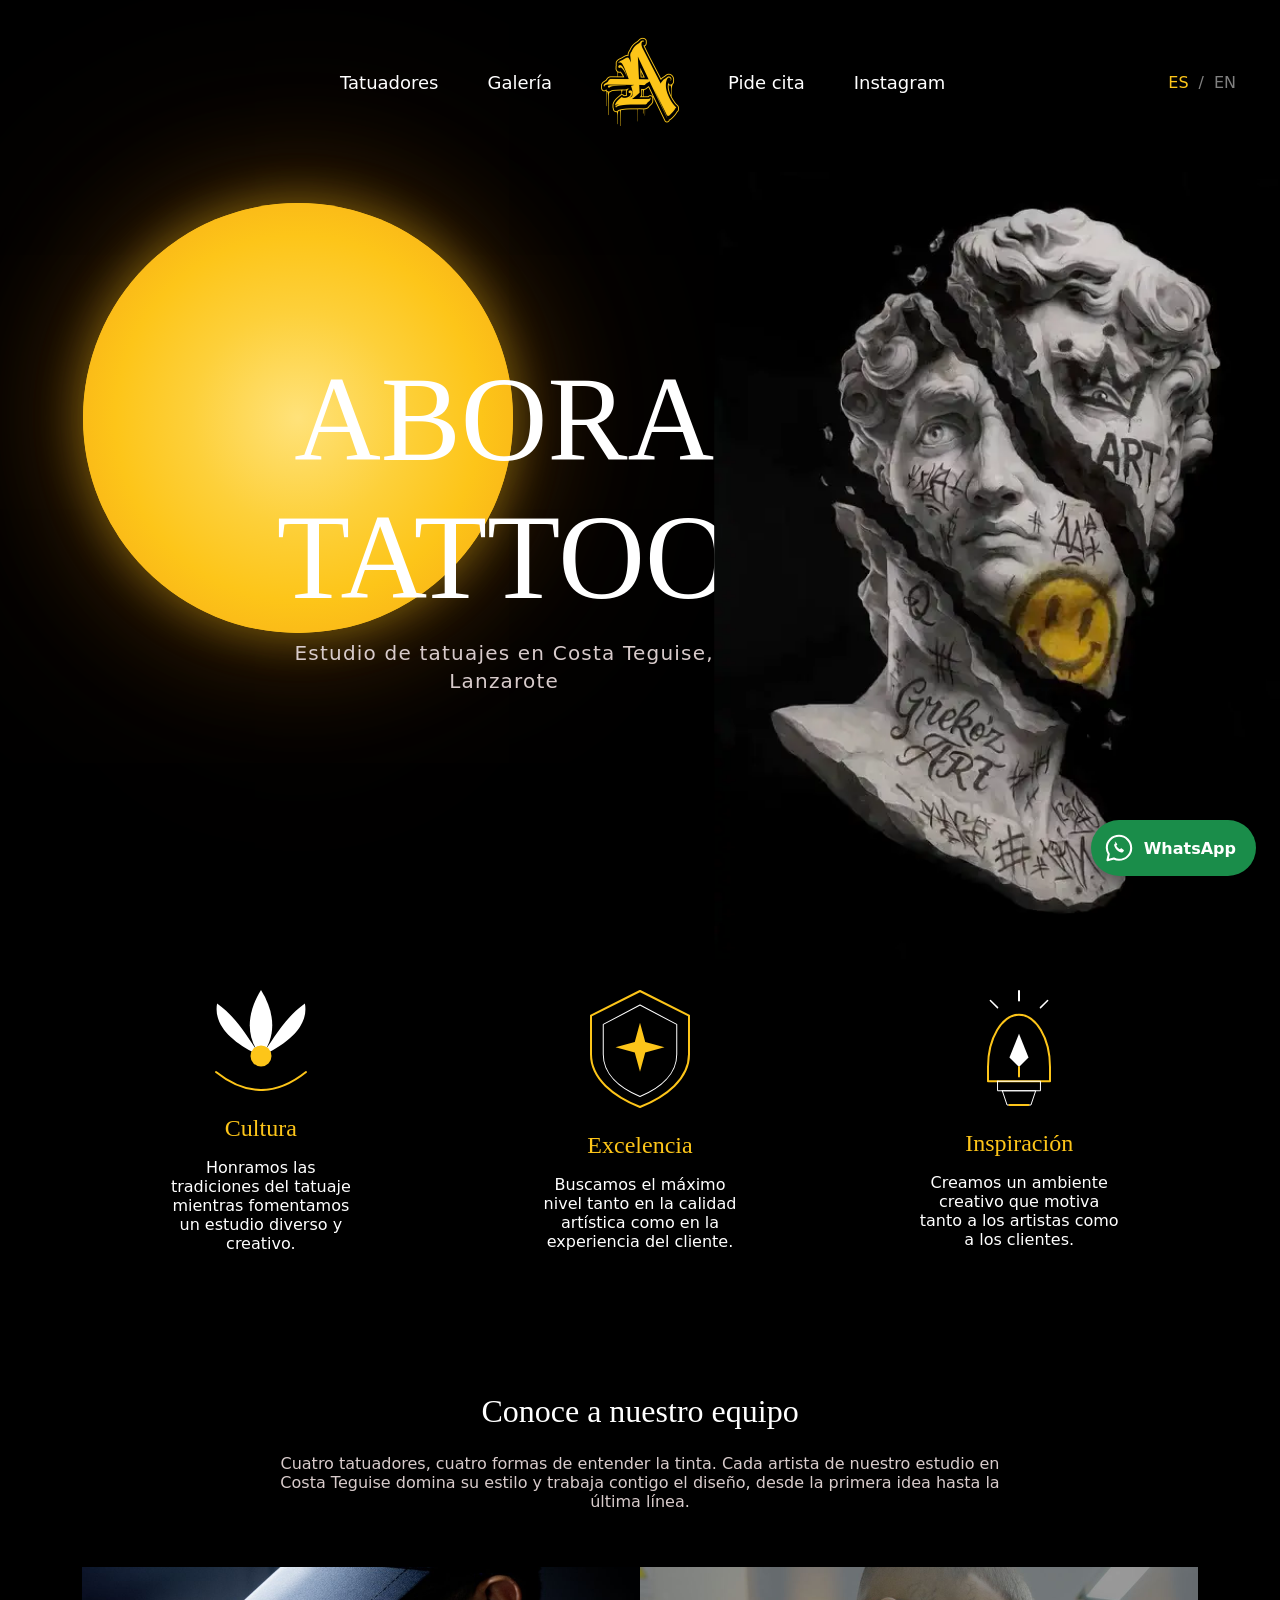
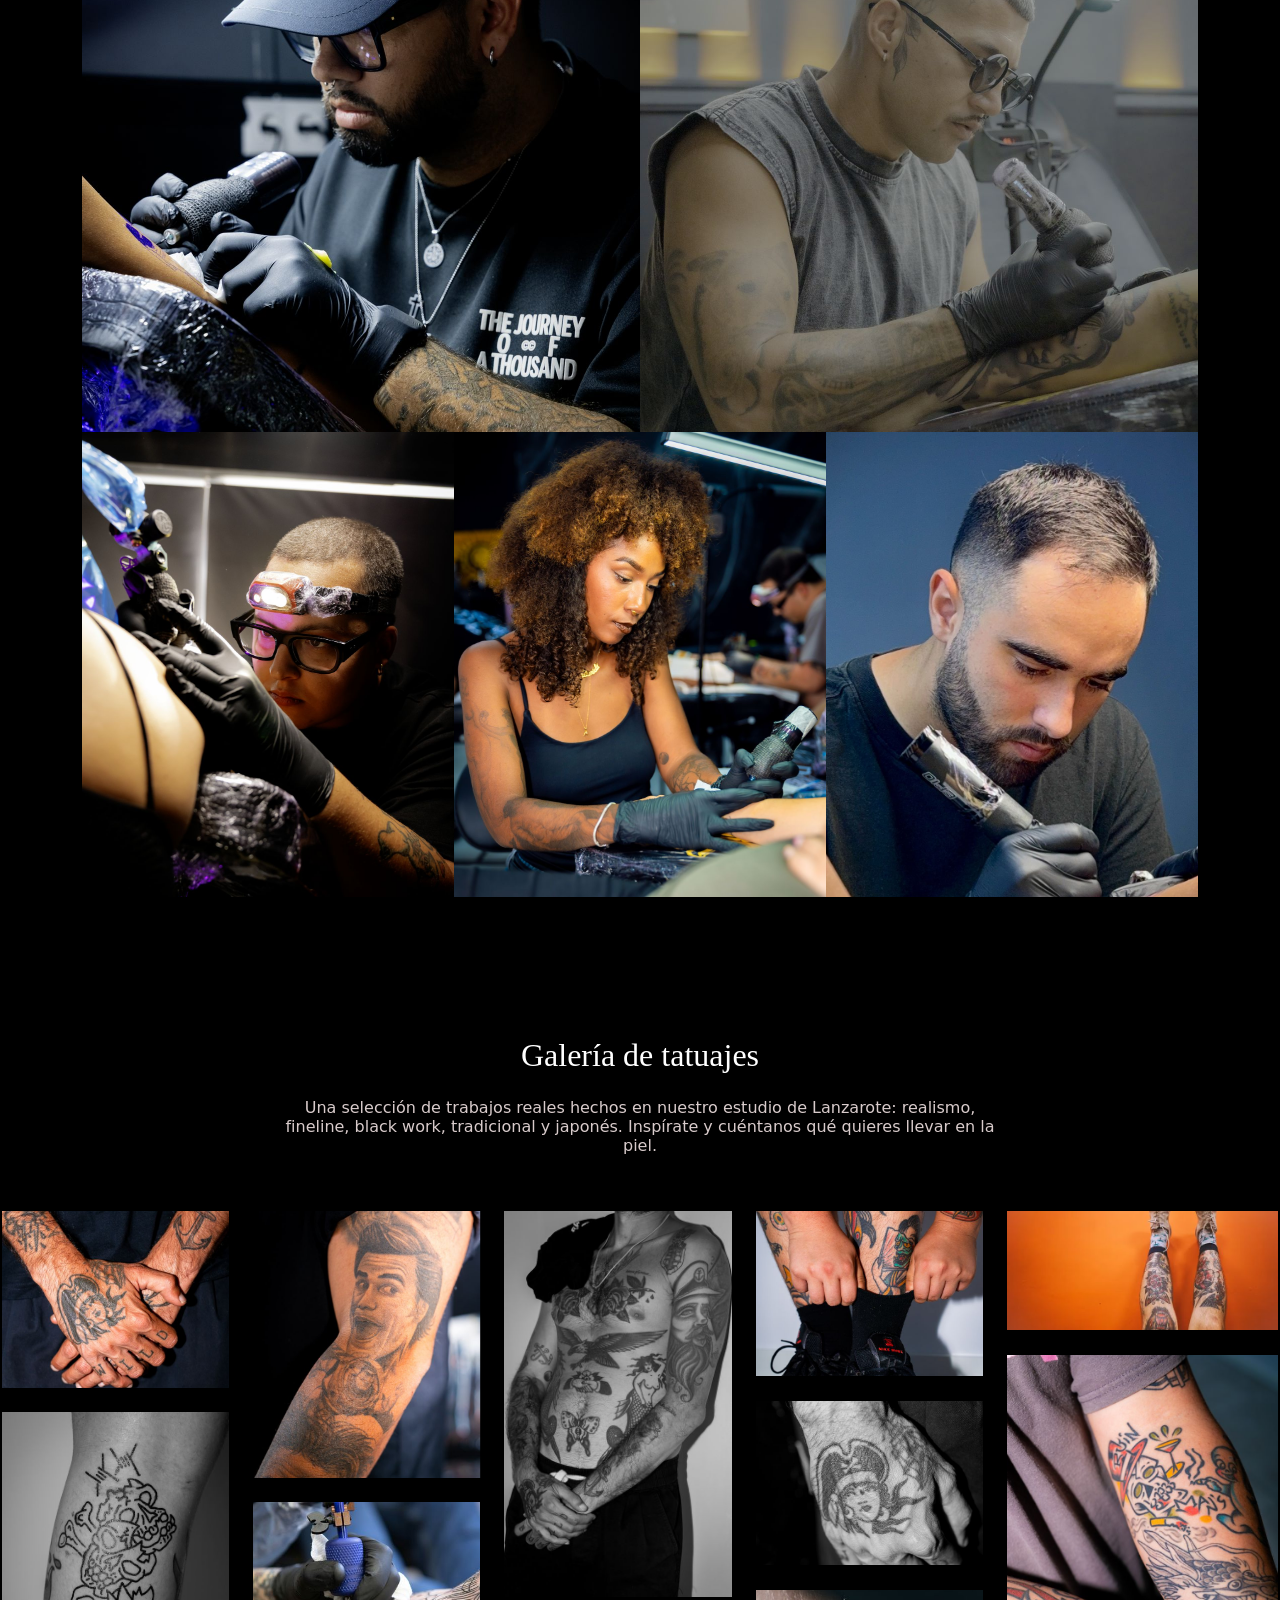
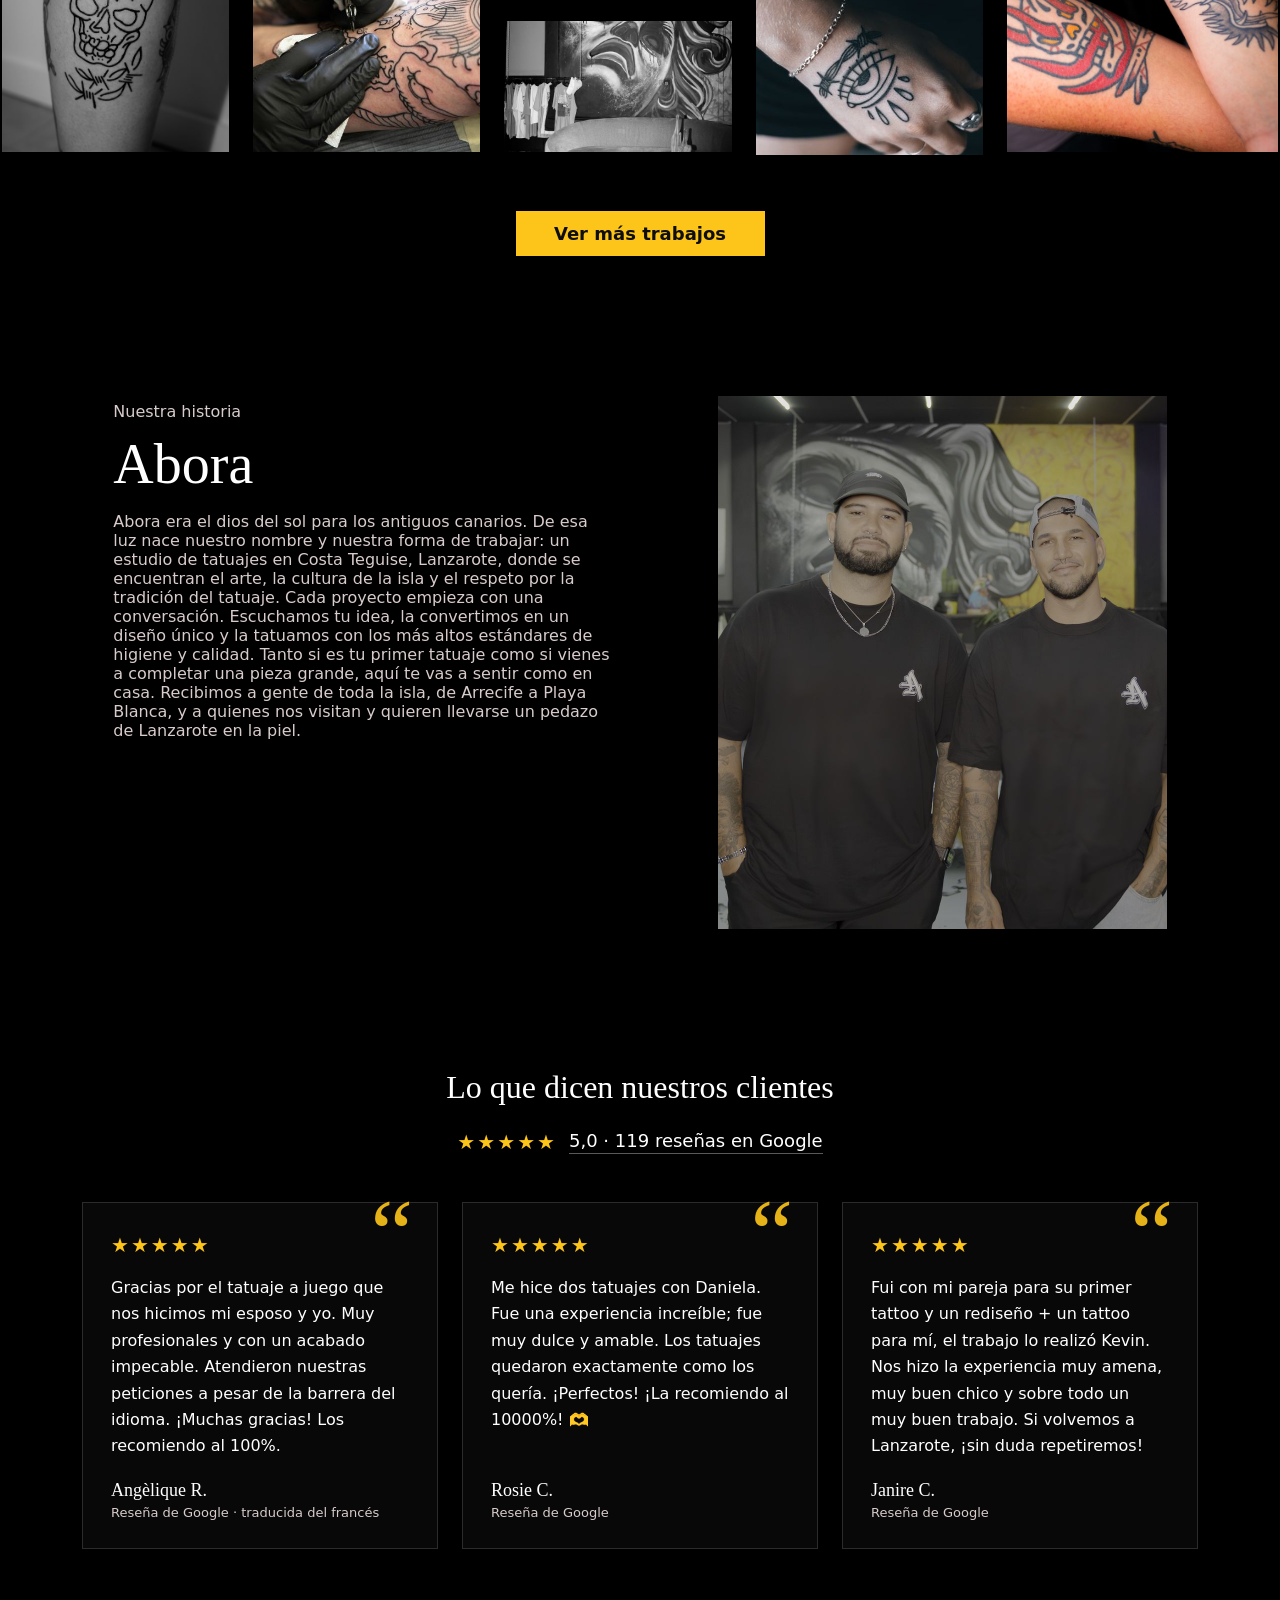
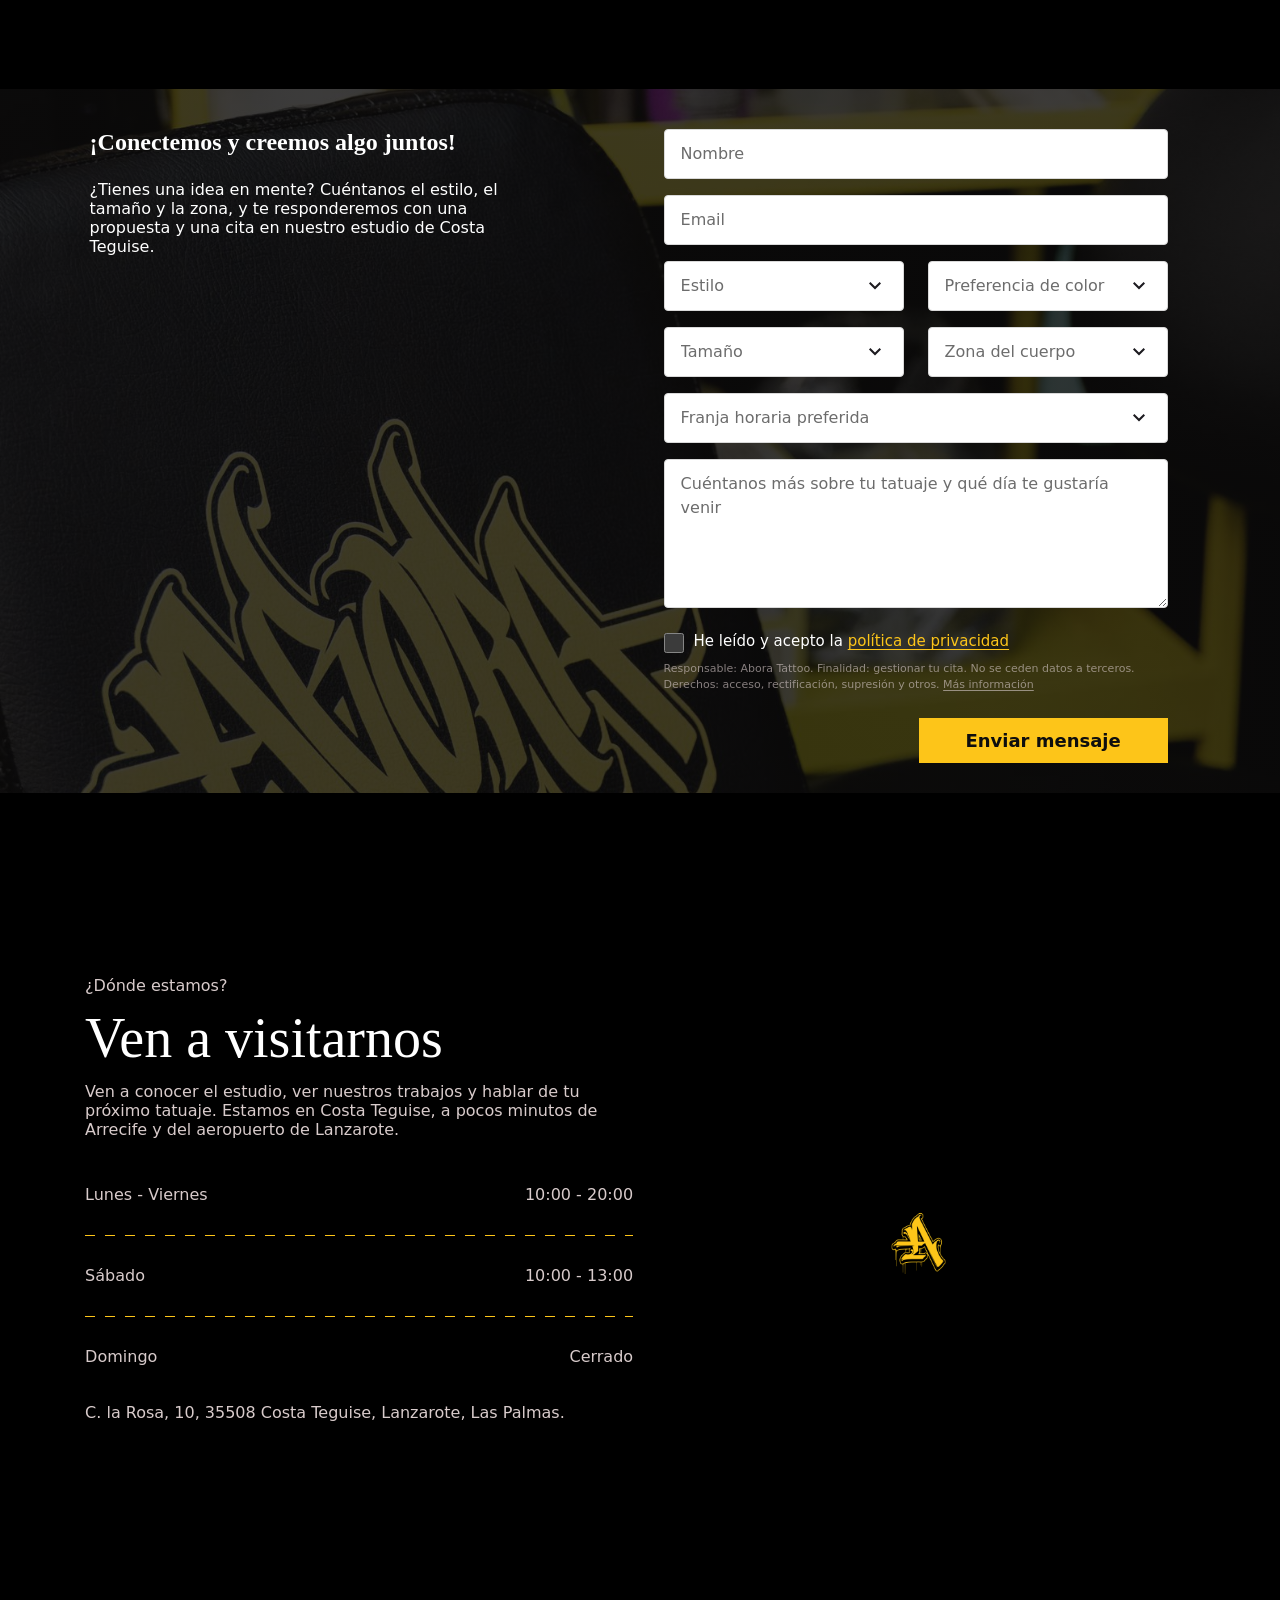
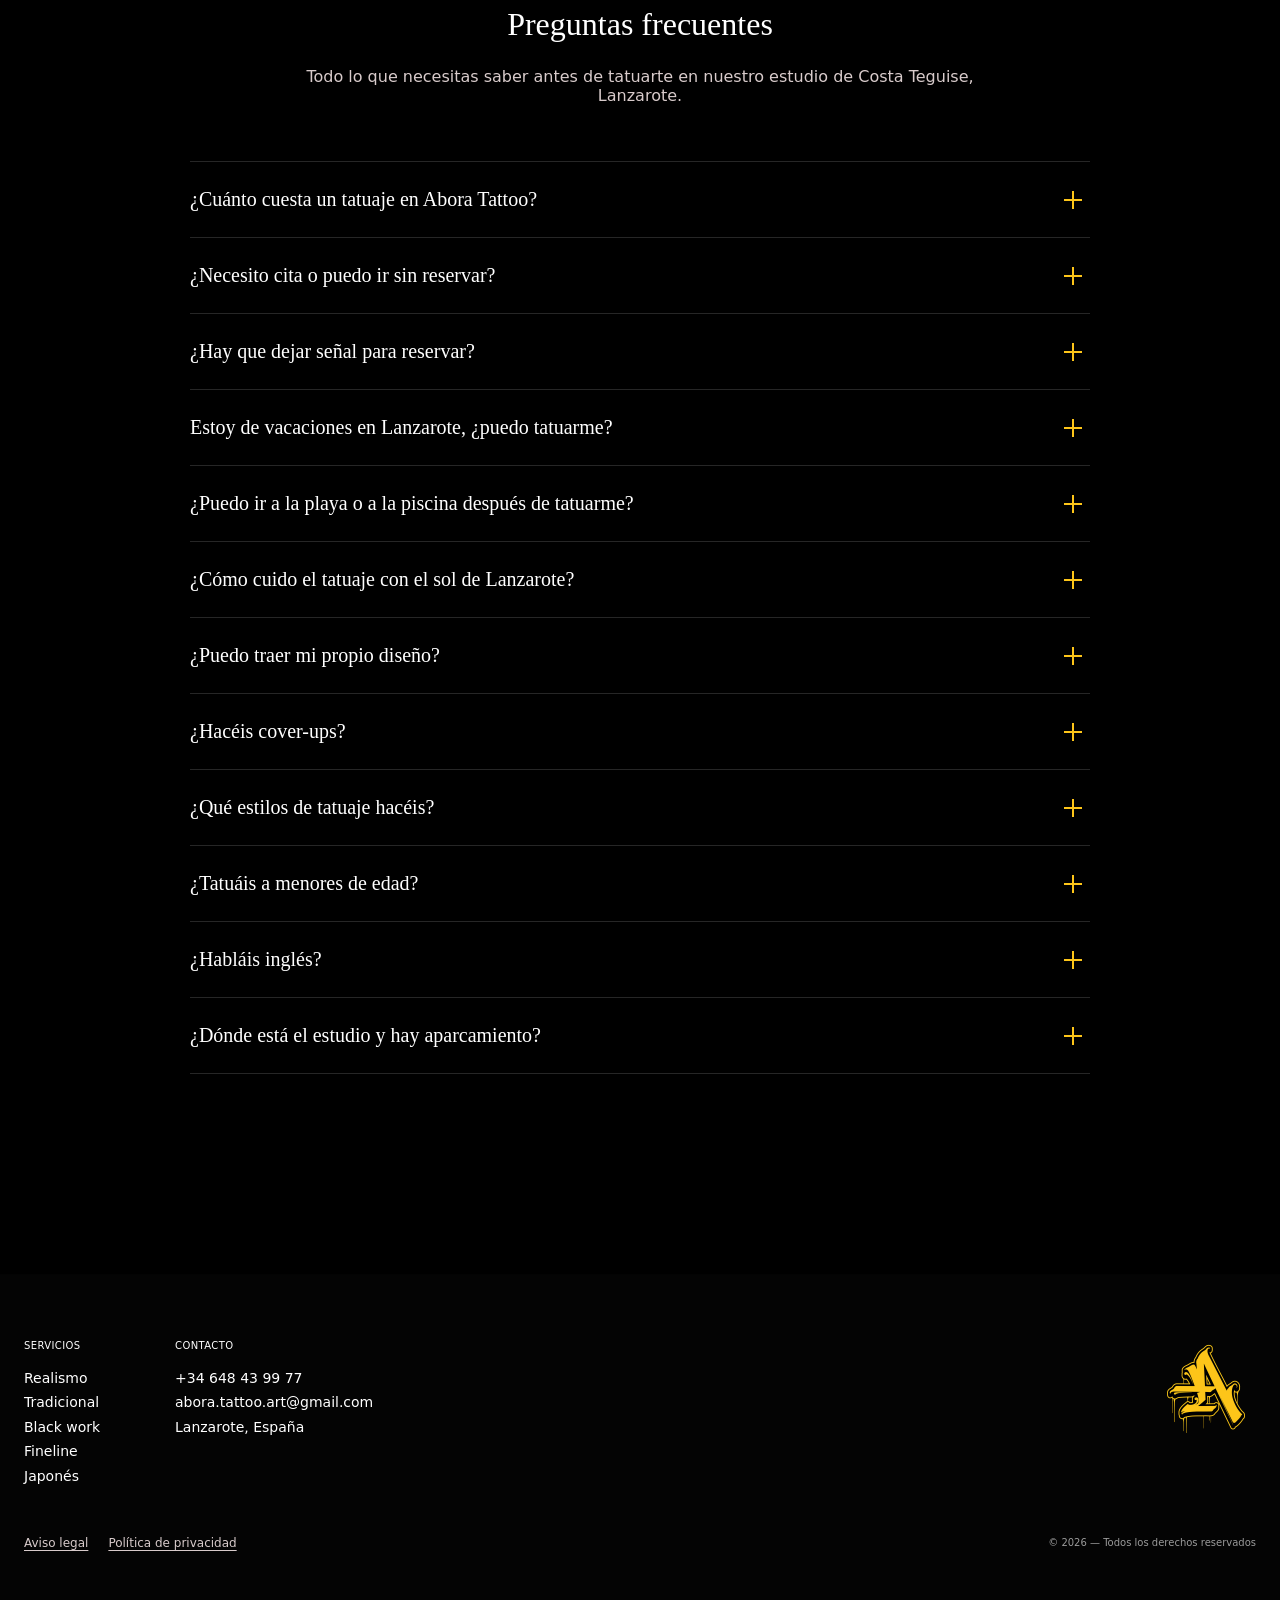
<file: index.html>
<!DOCTYPE html>
<html lang="es">
<head>
  <meta charset="UTF-8">
  <meta name="viewport" content="width=device-width, initial-scale=1.0">
  <meta name="color-scheme" content="dark">
  <!-- Seguridad: el navegador solo carga scripts, estilos, fuentes, imágenes y vídeo de esta web
       (y de Google Fonts), y el formulario solo puede enviar datos a Web3Forms. -->
  <meta http-equiv="Content-Security-Policy" content="default-src 'self'; script-src 'self'; style-src 'self' https://fonts.googleapis.com; font-src https://fonts.gstatic.com; img-src 'self' data:; media-src 'self'; connect-src https://api.web3forms.com; form-action 'self'; base-uri 'self'; object-src 'none'">
  <meta name="referrer" content="strict-origin-when-cross-origin">
  <!-- i18n:alternates (generado por build.js) -->
  <link rel="canonical" href="https://aboratattoo.es/">
  <link rel="alternate" hreflang="es" href="https://aboratattoo.es/">
  <link rel="alternate" hreflang="en" href="https://aboratattoo.es/en/">
  <link rel="alternate" hreflang="x-default" href="https://aboratattoo.es/">
  <!-- /i18n:alternates -->
  <!-- i18n:social (generado por build.js) -->
  <meta property="og:type" content="website">
  <meta property="og:site_name" content="Abora Tattoo">
  <meta property="og:title" content="Estudio de tatuajes en Lanzarote | Abora Tattoo – Costa Teguise">
  <meta property="og:description" content="Abora Tattoo, estudio de tatuajes en Costa Teguise, Lanzarote. Realismo, fineline, tradicional, black work y japonés. Pide cita con nuestros tatuadores.">
  <meta property="og:url" content="https://aboratattoo.es/">
  <meta property="og:image" content="https://aboratattoo.es/assets/img/og-image.jpg">
  <meta property="og:image:width" content="1200">
  <meta property="og:image:height" content="630">
  <meta property="og:image:alt" content="Tatuadores de Abora Tattoo en el estudio de Costa Teguise, Lanzarote">
  <meta property="og:locale" content="es_ES">
  <meta property="og:locale:alternate" content="en_GB">
  <meta name="twitter:card" content="summary_large_image">
  <!-- /i18n:social -->
  <!-- i18n:faq-ld (generado por build.js a partir de js/i18n.js) -->
  <script type="application/ld+json">
  {
    "@context": "https://schema.org",
    "@type": "FAQPage",
    "mainEntity": [
      {
        "@type": "Question",
        "name": "¿Cuánto cuesta un tatuaje en Abora Tattoo?",
        "acceptedAnswer": {
          "@type": "Answer",
          "text": "Cada tatuaje se presupuesta por pieza, según el tamaño, la zona del cuerpo y el nivel de detalle. El precio mínimo es de 70 €. Cuéntanos tu idea y te damos presupuesto sin compromiso. El pago es siempre en efectivo."
        }
      },
      {
        "@type": "Question",
        "name": "¿Necesito cita o puedo ir sin reservar?",
        "acceptedAnswer": {
          "@type": "Answer",
          "text": "Puedes venir sin cita: aceptamos walk-ins para todo tipo de tatuajes, según la disponibilidad de ese día. Si prefieres asegurarte tu hueco, reserva cita; normalmente tenemos disponibilidad en pocos días, aunque depende de cada tatuador."
        }
      },
      {
        "@type": "Question",
        "name": "¿Hay que dejar señal para reservar?",
        "acceptedAnswer": {
          "@type": "Answer",
          "text": "Sí. Para reservar pedimos un depósito de entre 20 y 50 €, que se descuenta del precio total del tatuaje. Si cancelas con al menos 24 horas de antelación, te lo devolvemos."
        }
      },
      {
        "@type": "Question",
        "name": "Estoy de vacaciones en Lanzarote, ¿puedo tatuarme?",
        "acceptedAnswer": {
          "@type": "Answer",
          "text": "Sí. Si vienes de vacaciones, te recomendamos tatuarte hacia el final de tu estancia: mientras el tatuaje cicatriza no conviene bañarse ni tomar el sol, así que podrás disfrutar antes de la playa."
        }
      },
      {
        "@type": "Question",
        "name": "¿Puedo ir a la playa o a la piscina después de tatuarme?",
        "acceptedAnswer": {
          "@type": "Answer",
          "text": "Durante unas dos semanas, mientras cicatriza, evita bañarte en el mar, la piscina o el jacuzzi y no expongas el tatuaje al sol directo. Un tatuaje recién hecho es una herida abierta: el agua puede infectarlo y el sol, apagar los colores."
        }
      },
      {
        "@type": "Question",
        "name": "¿Cómo cuido el tatuaje con el sol de Lanzarote?",
        "acceptedAnswer": {
          "@type": "Answer",
          "text": "Al terminar cubrimos el tatuaje para protegerlo y, si lo prefieres, ofrecemos second skin (film protector) por 10 € más. Las primeras semanas protégelo del sol con ropa y, una vez curado, usa siempre protector solar alto: el sol de Canarias apaga los colores y difumina las líneas con el tiempo."
        }
      },
      {
        "@type": "Question",
        "name": "¿Puedo traer mi propio diseño?",
        "acceptedAnswer": {
          "@type": "Answer",
          "text": "Sí. Puedes traer tu diseño y, si quieres, el tatuador lo adapta. Antes de empezar siempre revisamos y aprobamos el diseño contigo."
        }
      },
      {
        "@type": "Question",
        "name": "¿Hacéis cover-ups?",
        "acceptedAnswer": {
          "@type": "Answer",
          "text": "Sí, hacemos cover-ups para tapar o renovar tatuajes antiguos. Envíanos una foto del tatuaje y tu idea para valorarlo."
        }
      },
      {
        "@type": "Question",
        "name": "¿Qué estilos de tatuaje hacéis?",
        "acceptedAnswer": {
          "@type": "Answer",
          "text": "Realismo, fineline, tradicional americano, japonés, black work, dotwork y anime, entre otros. Cada tatuador tiene su especialidad: echa un vistazo al equipo y a la galería para elegir."
        }
      },
      {
        "@type": "Question",
        "name": "¿Tatuáis a menores de edad?",
        "acceptedAnswer": {
          "@type": "Answer",
          "text": "Sí, con consentimiento paterno. El padre, la madre o el tutor legal tiene que venir al estudio para firmar el consentimiento, tal como exige la normativa de Canarias."
        }
      },
      {
        "@type": "Question",
        "name": "¿Habláis inglés?",
        "acceptedAnswer": {
          "@type": "Answer",
          "text": "Sí, en el estudio atendemos en castellano y en inglés."
        }
      },
      {
        "@type": "Question",
        "name": "¿Dónde está el estudio y hay aparcamiento?",
        "acceptedAnswer": {
          "@type": "Answer",
          "text": "Estamos en C. la Rosa, 10, en Costa Teguise (Lanzarote), en una zona muy accesible desde cualquier punto de Costa Teguise y de la isla. Hay aparcamiento cerca."
        }
      }
    ]
  }
  </script>
  <!-- /i18n:faq-ld -->
  <meta name="description" content="Abora Tattoo, estudio de tatuajes en Costa Teguise, Lanzarote. Realismo, fineline, tradicional, black work y japonés. Pide cita con nuestros tatuadores." data-i18n-content="meta.description">
  <title>Estudio de tatuajes en Lanzarote | Abora Tattoo – Costa Teguise</title>
  <link rel="icon" href="/favicon.ico" sizes="48x48">
  <link rel="icon" type="image/png" sizes="96x96" href="/assets/icons/favicon/favicon-96.png">
  <link rel="icon" type="image/png" sizes="192x192" href="/assets/icons/favicon/favicon-192.png">
  <link rel="apple-touch-icon" href="/assets/icons/favicon/apple-touch-icon.png">

  <link rel="preconnect" href="https://fonts.googleapis.com">
  <link rel="preconnect" href="https://fonts.gstatic.com" crossorigin>
  <link href="https://fonts.googleapis.com/css2?family=Inter:wght@400;500&family=Lato:wght@400&family=Roboto+Flex:opsz,wght@8..144,500;8..144,700&family=Roboto+Serif:opsz,wght@8..144,500;8..144,700&family=Roboto:wdth,wght@75..100,300..600&display=swap" rel="stylesheet">

  <link rel="stylesheet" href="css/styles.css">

  <!-- Datos estructurados de negocio local (Google): estudio de tatuajes, dirección, teléfono, horario e Instagram.
       Horario igual que la ficha de Google Maps.
       "url", "image" y "logo" apuntan al dominio aboratattoo.es. -->
  <script type="application/ld+json">
  {
    "@context": "https://schema.org",
    "@type": "TattooParlor",
    "@id": "https://aboratattoo.es/#estudio",
    "name": "Abora Tattoo",
    "alternateName": "Abora Tattoo & Gallery",
    "url": "https://aboratattoo.es/",
    "image": "https://aboratattoo.es/assets/img/og-image.jpg",
    "logo": "https://aboratattoo.es/assets/img/logo.png",
    "description": "Estudio de tatuajes en Costa Teguise, Lanzarote. Realismo, fineline, tradicional americano, black work, dotwork y japonés.",
    "telephone": "+34 648 43 99 77",
    "address": {
      "@type": "PostalAddress",
      "streetAddress": "C. la Rosa, 10",
      "addressLocality": "Costa Teguise",
      "addressRegion": "Las Palmas",
      "postalCode": "35508",
      "addressCountry": "ES"
    },
    "areaServed": {
      "@type": "Place",
      "name": "Lanzarote, Islas Canarias"
    },
    "openingHoursSpecification": [
      {
        "@type": "OpeningHoursSpecification",
        "dayOfWeek": [
          "Monday",
          "Tuesday",
          "Wednesday",
          "Thursday",
          "Friday"
        ],
        "opens": "10:00",
        "closes": "20:00"
      },
      {
        "@type": "OpeningHoursSpecification",
        "dayOfWeek": "Saturday",
        "opens": "10:00",
        "closes": "13:00"
      }
    ],
    "sameAs": [
      "https://www.instagram.com/abora.tattoo.gallery.sl/",
      "https://maps.app.goo.gl/VyJC3PeeKh3jGMiT8"
    ],
    "hasMap": "https://maps.app.goo.gl/VyJC3PeeKh3jGMiT8",
    "priceRange": "70 €+",
    "currenciesAccepted": "EUR",
    "paymentAccepted": "Cash",
    "knowsLanguage": [
      "es",
      "en"
    ]
  }
  </script>
</head>
<body>

  <!-- ============ HEADER / NAV ============ -->
  <!-- Los textos traducibles llevan data-i18n="clave". Las traducciones están en js/i18n.js -->
  <header class="header">
    <nav class="nav" aria-label="Principal" data-i18n-aria="nav.aria">
      <ul class="nav__group">
        <li><a href="#team" data-i18n="nav.artists">Tatuadores</a></li>
        <li><a href="#gallery" data-i18n="nav.gallery">Galería</a></li>
      </ul>
      <a href="#top" class="nav__logo" aria-label="Abora Tattoo – Inicio" data-i18n-aria="nav.home">
        <img src="assets/img/logo.png" alt="Abora Tattoo" width="100" height="100">
      </a>
      <ul class="nav__group">
        <li><a href="#contact" data-i18n="nav.contact">Pide cita</a></li>
        <li><a href="https://www.instagram.com/abora.tattoo.gallery.sl/" target="_blank" rel="noopener">Instagram</a></li>
      </ul>

      <!-- Selector de idioma: cada idioma tiene su propia página (/ y /en/). La versión /en/ la genera build.js -->
      <div class="lang-switch" role="group" aria-label="Idioma / Language">
        <a class="lang-switch__btn" data-lang="es" href="index.html" hreflang="es" lang="es" aria-current="true" aria-label="Español">ES</a>
        <span class="lang-switch__sep" aria-hidden="true">/</span>
        <a class="lang-switch__btn" data-lang="en" href="en/index.html" hreflang="en" lang="en" aria-label="English">EN</a>
      </div>

      <button class="nav__toggle" aria-label="Abrir menú" aria-expanded="false" aria-controls="mobile-menu">
        <span></span><span></span><span></span>
      </button>
    </nav>
    <div class="mobile-menu" id="mobile-menu" hidden>
      <a href="#team" data-i18n="nav.artists">Tatuadores</a>
      <a href="#gallery" data-i18n="nav.gallery">Galería</a>
      <a href="#contact" data-i18n="nav.contact">Pide cita</a>
      <a href="https://www.instagram.com/abora.tattoo.gallery.sl/" target="_blank" rel="noopener">Instagram</a>
    </div>
  </header>

  <main id="top">

    <!-- ============ HERO ============ -->
    <section class="hero">
      <div class="hero__title-wrap">
        <img class="hero__circle" src="assets/icons/hero-circle.svg" alt="" width="430" height="430">
        <h1 class="hero__title">
          <span class="hero__brand">ABORA TATTOO</span>
          <span class="hero__subtitle" data-i18n="hero.subtitle">Estudio de tatuajes en Costa Teguise, Lanzarote</span>
        </h1>
      </div>
      <!-- Animación al hacer scroll: js/main.js (initHeroScrub) cambia este vídeo por un canvas con sus fotogramas -->
      <video class="hero__statue hero__video-scrub" muted playsinline preload="none"
             poster="assets/img/hero-poster.jpg" width="489" height="736"
             aria-label="Busto clásico de mármol con grafitis que se agrieta y se recompone" data-i18n-aria="hero.video">
        <source src="assets/video/hero-scrub.mp4" type="video/mp4">
      </video>
    </section>

    <div class="content">

      <!-- ============ VALORES ============ -->
      <section class="values" aria-label="Nuestros valores" data-i18n-aria="values.aria">
        <article class="value">
          <img src="assets/icons/icon-culture.svg" alt="" width="92" height="101">
          <h3 class="value__title" data-i18n="values.culture.title">Cultura</h3>
          <p class="value__text" data-i18n="values.culture.text">Honramos las tradiciones del tatuaje mientras fomentamos un estudio diverso y creativo.</p>
        </article>
        <article class="value">
          <img src="assets/icons/icon-excellence.svg" alt="" width="100" height="117.5">
          <h3 class="value__title" data-i18n="values.excellence.title">Excelencia</h3>
          <p class="value__text" data-i18n="values.excellence.text">Buscamos el máximo nivel tanto en la calidad artística como en la experiencia del cliente.</p>
        </article>
        <article class="value">
          <img src="assets/icons/icon-inspiration.svg" alt="" width="64" height="116.46">
          <h3 class="value__title" data-i18n="values.inspiration.title">Inspiración</h3>
          <p class="value__text" data-i18n="values.inspiration.text">Creamos un ambiente creativo que motiva tanto a los artistas como a los clientes.</p>
        </article>
      </section>

      <!-- ============ EQUIPO ============ -->
      <section class="team" id="team">
        <header class="section-head">
          <h2 class="section-head__title" data-i18n="team.title">Conoce a nuestro equipo</h2>
          <p class="section-head__text" data-i18n="team.text">Cuatro tatuadores, cuatro formas de entender la tinta. Cada artista de nuestro estudio en Costa Teguise domina su estilo y trabaja contigo el diseño, desde la primera idea hasta la última línea.</p>
        </header>
        <!-- Al pasar el ratón (o tocar en móvil) cada foto gira y muestra la ficha del tatuador -->
        <div class="team__grid">
          <article class="team-card" tabindex="0" role="button" aria-pressed="false" aria-label="Kevin – ver ficha" data-i18n-aria="team.kevin.aria">
            <div class="team-card__inner">
              <div class="team-card__face team-card__front">
                <img src="assets/img/team-1.jpg" width="1116" height="1674" alt="Tatuador trabajando en el estudio" data-i18n-alt="team.kevin.alt" loading="lazy">
              </div>
              <div class="team-card__face team-card__back">
                <img class="team-card__avatar" src="assets/img/team-1.jpg" width="1116" height="1674" alt="" loading="lazy">
                <div class="team-card__info">
                  <div class="team-card__head">
                    <h3 class="team-card__name">Kevin</h3>
                    <p class="team-card__style" data-i18n="team.kevin.style">Dotwork y anime</p>
                  </div>
                  <p class="team-card__bio" data-i18n="team.kevin.bio">Punto a punto, Kevin construye sombras y texturas con una paciencia infinita. Especialista en dotwork y en llevar a la piel personajes y escenas del anime.</p>
                </div>
              </div>
            </div>
          </article>
          <article class="team-card" tabindex="0" role="button" aria-pressed="false" aria-label="Abian Trujillo – ver ficha" data-i18n-aria="team.abian.aria">
            <div class="team-card__inner">
              <div class="team-card__face team-card__front">
                <img src="assets/img/team-2.jpg" width="1116" height="1674" alt="Tatuador de Abora Tattoo" data-i18n-alt="team.abian.alt" loading="lazy">
              </div>
              <div class="team-card__face team-card__back">
                <img class="team-card__avatar" src="assets/img/team-2.jpg" width="1116" height="1674" alt="" loading="lazy">
                <div class="team-card__info">
                  <div class="team-card__head">
                    <h3 class="team-card__name">Abian Trujillo</h3>
                    <p class="team-card__style" data-i18n="team.abian.style">Realismo</p>
                  </div>
                  <p class="team-card__bio" data-i18n="team.abian.bio">Retratos, animales y escenas con un detalle que parece fotografía. Abian trabaja el realismo cuidando cada luz, cada sombra y cada matiz.</p>
                </div>
              </div>
            </div>
          </article>
          <article class="team-card team-card--third" tabindex="0" role="button" aria-pressed="false" aria-label="German aka Farru – ver ficha" data-i18n-aria="team.german.aria">
            <div class="team-card__inner">
              <div class="team-card__face team-card__front">
                <img src="assets/img/team-3.jpg" width="1116" height="1674" alt="Tatuador con gafas trabajando" data-i18n-alt="team.german.alt" loading="lazy">
              </div>
              <div class="team-card__face team-card__back">
                <img class="team-card__avatar" src="assets/img/team-3.jpg" width="1116" height="1674" alt="" loading="lazy">
                <div class="team-card__info">
                  <div class="team-card__head">
                    <h3 class="team-card__name">German aka Farru</h3>
                    <p class="team-card__style" data-i18n="team.german.style">Tradicional americano</p>
                  </div>
                  <p class="team-card__bio" data-i18n="team.german.bio">Líneas firmes, colores sólidos y diseños que nunca pasan de moda. Farru trae a Lanzarote el tradicional americano con todo su carácter.</p>
                </div>
              </div>
            </div>
          </article>
          <article class="team-card team-card--third" tabindex="0" role="button" aria-pressed="false" aria-label="Daniela Bryon – ver ficha" data-i18n-aria="team.daniela.aria">
            <div class="team-card__inner">
              <div class="team-card__face team-card__front">
                <img src="assets/img/team-4.jpg" width="1116" height="1395" alt="Tatuadora de Abora Tattoo" data-i18n-alt="team.daniela.alt" loading="lazy">
              </div>
              <div class="team-card__face team-card__back">
                <img class="team-card__avatar" src="assets/img/team-4.jpg" width="1116" height="1395" alt="" loading="lazy">
                <div class="team-card__info">
                  <div class="team-card__head">
                    <h3 class="team-card__name">Daniela Bryon</h3>
                    <p class="team-card__style" data-i18n="team.daniela.style">Tradicional americano y japonés</p>
                  </div>
                  <p class="team-card__bio" data-i18n="team.daniela.bio">Del tradicional americano al japonés: flores, koi, dragones y piezas grandes pensadas para fluir con tu cuerpo.</p>
                </div>
              </div>
            </div>
          </article>
          <article class="team-card team-card--third" tabindex="0" role="button" aria-pressed="false" aria-label="Alex – ver ficha" data-i18n-aria="team.new.aria">
            <div class="team-card__inner">
              <div class="team-card__face team-card__front">
                <img src="assets/img/team-5.jpg" width="900" height="1603" alt="Alex, tatuador de realismo" data-i18n-alt="team.new.alt" class="team-card__img--alex" loading="lazy">
              </div>
              <div class="team-card__face team-card__back">
                <img class="team-card__avatar team-card__avatar--alex" src="assets/img/team-5.jpg" width="900" height="1603" alt="" loading="lazy">
                <div class="team-card__info">
                  <div class="team-card__head">
                    <h3 class="team-card__name" data-i18n="team.new.name">Alex</h3>
                    <p class="team-card__style" data-i18n="team.new.style">Realismo</p>
                  </div>
                  <p class="team-card__bio" data-i18n="team.new.bio">Realismo en negro y gris de contraste suave y gran profundidad. Le apasionan las estatuas clásicas, la mitología y el micro-realismo: piezas llenas de detalle, pensadas para encajar en tu anatomía.</p>
                </div>
              </div>
            </div>
          </article>
        </div>
      </section>

      <!-- ============ GALERÍA ============ -->
      <section class="gallery" id="gallery">
        <header class="section-head">
          <h2 class="section-head__title" data-i18n="gallery.title">Galería de tatuajes</h2>
          <p class="section-head__text" data-i18n="gallery.text">Una selección de trabajos reales hechos en nuestro estudio de Lanzarote: realismo, fineline, black work, tradicional y japonés. Inspírate y cuéntanos qué quieres llevar en la piel.</p>
        </header>
        <div class="gallery__grid">
          <div class="gallery__col">
            <img class="gallery__img--01" src="assets/img/gallery-01.jpg" width="640" height="800" alt="Manos y antebrazos con tatuajes tradicionales, entre ellos un ancla" data-i18n-alt="gallery.alt01" loading="lazy">
            <img class="gallery__img--02" src="assets/img/gallery-02.jpg" width="640" height="800" alt="Tatuaje de calaveras en línea negra en la pierna" data-i18n-alt="gallery.alt02" loading="lazy">
          </div>
          <div class="gallery__col">
            <img src="assets/img/gallery-03.jpg" width="640" height="960" alt="Tatuajes realistas de retratos en el brazo" data-i18n-alt="gallery.alt03" class="gallery__img--03 is-mirrored" loading="lazy">
            <img class="gallery__img--04" src="assets/img/gallery-04.jpg" width="640" height="427" alt="Tatuador trabajando en un brazo completo en el estudio" data-i18n-alt="gallery.alt04" loading="lazy">
          </div>
          <div class="gallery__col">
            <img class="gallery__img--05" src="assets/img/gallery-05.jpg" width="640" height="800" alt="Torso y brazos cubiertos de tatuajes tradicionales en negro" data-i18n-alt="gallery.alt05" loading="lazy">
            <img class="gallery__img--06" src="assets/img/gallery-06.jpg" width="640" height="800" alt="Interior del estudio Abora Tattoo con un gran mural de grafiti" data-i18n-alt="gallery.alt06" loading="lazy">
          </div>
          <div class="gallery__col gallery__col--gap25">
            <img class="gallery__img--07" src="assets/img/gallery-07.jpg" width="640" height="800" alt="Piernas con tatuajes tradicionales en color" data-i18n-alt="gallery.alt07" loading="lazy">
            <img class="gallery__img--08" src="assets/img/gallery-08.jpg" width="640" height="960" alt="Tatuaje en negro de un rostro de mujer en la mano" data-i18n-alt="gallery.alt08" loading="lazy">
            <img class="gallery__img--09" src="assets/img/gallery-09.jpg" width="387" height="516" alt="Tatuaje de un ojo con alambre de espino en la mano" data-i18n-alt="gallery.alt09" loading="lazy">
          </div>
          <div class="gallery__col gallery__col--wide gallery__col--gap25">
            <img class="gallery__img--10" src="assets/img/gallery-10.jpg" width="640" height="427" alt="Piernas tatuadas sobre fondo naranja" data-i18n-alt="gallery.alt10" loading="lazy">
            <img class="gallery__img--11" src="assets/img/gallery-11.jpg" width="640" height="960" alt="Brazos con tatuajes tradicionales en color y un dragón" data-i18n-alt="gallery.alt11" loading="lazy">
          </div>
        </div>
        <a href="galeria.html" class="btn" data-i18n="gallery.button">Ver más trabajos</a>
      </section>

      <!-- ============ HISTORIA ============ -->
      <section class="story">
        <div class="story__text">
          <p class="eyebrow" data-i18n="story.eyebrow">Nuestra historia</p>
          <h2 class="display">Abora</h2>
          <p class="story__body" data-i18n="story.body">Abora era el dios del sol para los antiguos canarios. De esa luz nace nuestro nombre y nuestra forma de trabajar: un estudio de tatuajes en Costa Teguise, Lanzarote, donde se encuentran el arte, la cultura de la isla y el respeto por la tradición del tatuaje. Cada proyecto empieza con una conversación. Escuchamos tu idea, la convertimos en un diseño único y la tatuamos con los más altos estándares de higiene y calidad. Tanto si es tu primer tatuaje como si vienes a completar una pieza grande, aquí te vas a sentir como en casa. Recibimos a gente de toda la isla, de Arrecife a Playa Blanca, y a quienes nos visitan y quieren llevarse un pedazo de Lanzarote en la piel.</p>
        </div>
        <img class="story__img" src="assets/img/story.jpg" width="1600" height="1066" alt="Los tatuadores de Abora Tattoo" data-i18n-alt="story.alt" loading="lazy">
      </section>

      <!-- ============ RESEÑAS ============ -->
      <!-- Reseñas reales de Google Maps elegidas por el estudio. Textos en js/i18n.js (reviews.*).
           Recuerda actualizar de vez en cuando la nota y el nº de reseñas (reviews.rating). -->
      <section class="reviews" id="reviews" aria-labelledby="reviews-title">
        <header class="section-head">
          <h2 class="section-head__title" id="reviews-title" data-i18n="reviews.title">Lo que dicen nuestros clientes</h2>
          <a class="reviews__rating" href="https://maps.app.goo.gl/VyJC3PeeKh3jGMiT8" target="_blank" rel="noopener">
            <span class="review__stars" aria-hidden="true">★★★★★</span>
            <span data-i18n="reviews.rating">5,0 · 119 reseñas en Google</span>
          </a>
        </header>
        <div class="reviews__grid">
          <figure class="review">
            <span class="review__stars" role="img" aria-label="Valoración de 5 sobre 5 estrellas" data-i18n-aria="reviews.starsAria">★★★★★</span>
            <blockquote class="review__text" data-i18n="reviews.r1.text">Gracias por el tatuaje a juego que nos hicimos mi esposo y yo. Muy profesionales y con un acabado impecable. Atendieron nuestras peticiones a pesar de la barrera del idioma. ¡Muchas gracias! Los recomiendo al 100%.</blockquote>
            <figcaption class="review__author">
              <span class="review__name">Angèlique R.</span>
              <span class="review__note" data-i18n="reviews.r1.note">Reseña de Google · traducida del francés</span>
            </figcaption>
          </figure>
          <figure class="review">
            <span class="review__stars" role="img" aria-label="Valoración de 5 sobre 5 estrellas" data-i18n-aria="reviews.starsAria">★★★★★</span>
            <blockquote class="review__text" data-i18n="reviews.r2.text">Me hice dos tatuajes con Daniela. Fue una experiencia increíble; fue muy dulce y amable. Los tatuajes quedaron exactamente como los quería. ¡Perfectos! ¡La recomiendo al 10000%! 🫶</blockquote>
            <figcaption class="review__author">
              <span class="review__name">Rosie C.</span>
              <span class="review__note" data-i18n="reviews.r2.note">Reseña de Google</span>
            </figcaption>
          </figure>
          <figure class="review">
            <span class="review__stars" role="img" aria-label="Valoración de 5 sobre 5 estrellas" data-i18n-aria="reviews.starsAria">★★★★★</span>
            <blockquote class="review__text" data-i18n="reviews.r3.text">Fui con mi pareja para su primer tattoo y un rediseño + un tattoo para mí, el trabajo lo realizó Kevin. Nos hizo la experiencia muy amena, muy buen chico y sobre todo un muy buen trabajo. Si volvemos a Lanzarote, ¡sin duda repetiremos!</blockquote>
            <figcaption class="review__author">
              <span class="review__name">Janire C.</span>
              <span class="review__note" data-i18n="reviews.r3.note">Reseña de Google</span>
            </figcaption>
          </figure>
        </div>
      </section>

      <!-- ============ CONTACTO / CITA ============ -->
      <section class="contact" id="contact">
        <div class="contact__inner">
          <div class="contact__intro">
            <h2 class="contact__title" data-i18n="contact.title">¡Conectemos y creemos algo juntos!</h2>
            <p data-i18n="contact.text">¿Tienes una idea en mente? Cuéntanos el estilo, el tamaño y la zona, y te responderemos con una propuesta y una cita en nuestro estudio de Costa Teguise.</p>
          </div>

          <form class="form" id="booking-form" novalidate>
            <div class="form__fields">
              <div class="form__field">
                <label class="visually-hidden" for="f-name" data-i18n="form.name">Nombre</label>
                <input class="field" type="text" name="name" id="f-name" aria-describedby="err-name" autocomplete="name" placeholder="Nombre" data-i18n-placeholder="form.name" required>
                <p class="field-error" id="err-name" hidden></p>
              </div>
              <div class="form__field">
                <label class="visually-hidden" for="f-email" data-i18n="form.email">Email</label>
                <input class="field" type="email" name="email" id="f-email" aria-describedby="err-email" autocomplete="email" placeholder="Email" data-i18n-placeholder="form.email" required>
                <p class="field-error" id="err-email" hidden></p>
              </div>
              <div class="form__row">
                <div class="form__field">
                  <label class="visually-hidden" for="f-style" data-i18n="form.style">Estilo</label>
                  <select class="field field--select" name="style" id="f-style" aria-describedby="err-style" required>
                    <option value="" selected disabled data-i18n="form.style">Estilo</option>
                    <option data-i18n="style.realism">Realismo</option>
                    <option data-i18n="style.traditional">Tradicional</option>
                    <option data-i18n="style.blackwork">Black work</option>
                    <option data-i18n="style.fineline">Fineline</option>
                    <option data-i18n="style.japanese">Japonés</option>
                  </select>
                  <p class="field-error" id="err-style" hidden></p>
                </div>
                <div class="form__field">
                  <label class="visually-hidden" for="f-color" data-i18n="form.color">Preferencia de color</label>
                  <select class="field field--select" name="color" id="f-color" aria-describedby="err-color" required>
                    <option value="" selected disabled data-i18n="form.color">Preferencia de color</option>
                    <option data-i18n="color.blackgrey">Negro y gris</option>
                    <option data-i18n="color.color">Color</option>
                    <option data-i18n="color.unsure">Aún no lo sé</option>
                  </select>
                  <p class="field-error" id="err-color" hidden></p>
                </div>
              </div>
              <div class="form__row">
                <div class="form__field">
                  <label class="visually-hidden" for="f-size" data-i18n="form.size">Tamaño</label>
                  <select class="field field--select" name="size" id="f-size" aria-describedby="err-size" required>
                    <option value="" selected disabled data-i18n="form.size">Tamaño</option>
                    <option data-i18n="size.small">Pequeño (&lt; 5 cm)</option>
                    <option data-i18n="size.medium">Mediano (5–15 cm)</option>
                    <option data-i18n="size.large">Grande (&gt; 15 cm)</option>
                  </select>
                  <p class="field-error" id="err-size" hidden></p>
                </div>
                <div class="form__field">
                  <label class="visually-hidden" for="f-area" data-i18n="form.area">Zona del cuerpo</label>
                  <select class="field field--select" name="area" id="f-area" aria-describedby="err-area" required>
                    <option value="" selected disabled data-i18n="form.area">Zona del cuerpo</option>
                    <option data-i18n="area.arm">Brazo</option>
                    <option data-i18n="area.forearm">Antebrazo</option>
                    <option data-i18n="area.hand">Mano</option>
                    <option data-i18n="area.leg">Pierna</option>
                    <option data-i18n="area.back">Espalda</option>
                    <option data-i18n="area.chest">Pecho</option>
                    <option data-i18n="area.neck">Cuello</option>
                    <option data-i18n="area.other">Otra</option>
                  </select>
                  <p class="field-error" id="err-area" hidden></p>
                </div>
              </div>
              <div class="form__field">
                <label class="visually-hidden" for="f-slot" data-i18n="form.slot">Franja horaria preferida</label>
                <select class="field field--select" name="slot" id="f-slot" aria-describedby="err-slot" required>
                  <option value="" selected disabled data-i18n="form.slot">Franja horaria preferida</option>
                  <option data-i18n="slot.morning">Mañana (10:00 – 13:00)</option>
                  <option data-i18n="slot.afternoon">Tarde (13:00 – 17:00)</option>
                  <option data-i18n="slot.evening">Última hora (17:00 – 20:00)</option>
                  <option data-i18n="slot.saturday">Sábado (10:00 – 13:00)</option>
                </select>
                <p class="field-error" id="err-slot" hidden></p>
              </div>
              <label class="visually-hidden" for="f-message" data-i18n="form.message">Cuéntanos más sobre tu tatuaje y qué día te gustaría venir</label>
              <textarea class="field field--area" name="message" id="f-message" placeholder="Cuéntanos más sobre tu tatuaje y qué día te gustaría venir" data-i18n-placeholder="form.message"></textarea>
            </div>
            <!-- Consentimiento (RGPD): casilla obligatoria + información básica de protección de datos -->
            <div class="form__consent">
              <div class="form__check">
                <input type="checkbox" name="privacy" id="f-privacy" value="yes" aria-describedby="err-privacy" required>
                <label for="f-privacy"><span data-i18n="form.privacyBefore">He leído y acepto la</span> <a href="privacidad.html" target="_blank" data-i18n="form.privacyLink">política de privacidad</a></label>
              </div>
              <p class="field-error" id="err-privacy" hidden></p>
              <p class="form__legal"><span data-i18n="form.legalInfo">Responsable: Abora Tattoo. Finalidad: gestionar tu cita. No se ceden datos a terceros. Derechos: acceso, rectificación, supresión y otros.</span> <a href="privacidad.html" target="_blank" data-i18n="form.legalMore">Más información</a></p>
            </div>
            <!-- Anti-spam: campo trampa invisible. Las personas no lo ven; los bots lo rellenan y su envío se descarta. -->
            <div class="form__hp" aria-hidden="true">
              <label for="f-botcheck">No rellenes este campo</label>
              <input type="checkbox" name="botcheck" id="f-botcheck" tabindex="-1" autocomplete="off">
            </div>
            <p class="form__status" role="status" aria-live="polite"></p>
            <button type="submit" class="btn" data-i18n="form.submit">Enviar mensaje</button>
          </form>
        </div>
      </section>

      <!-- ============ UBICACIÓN Y HORARIO ============ -->
      <section class="visit">
        <div class="visit__info">
          <div class="visit__head">
            <p class="eyebrow" data-i18n="visit.eyebrow">¿Dónde estamos?</p>
            <h2 class="display" data-i18n="visit.title">Ven a visitarnos</h2>
            <p class="visit__text" data-i18n="visit.text">Ven a conocer el estudio, ver nuestros trabajos y hablar de tu próximo tatuaje. Estamos en Costa Teguise, a pocos minutos de Arrecife y del aeropuerto de Lanzarote.</p>
          </div>
          <div class="schedule">
            <div class="schedule__row"><span data-i18n="visit.weekdays">Lunes - Viernes</span><span data-i18n="visit.weekdaysHours">10:00 - 20:00</span></div>
            <img class="schedule__divider" src="assets/icons/divider.svg" alt="" width="548" height="1">
            <div class="schedule__row"><span data-i18n="visit.saturday">Sábado</span><span data-i18n="visit.byAppointment">10:00 - 13:00</span></div>
            <img class="schedule__divider" src="assets/icons/divider.svg" alt="" width="548" height="1">
            <div class="schedule__row"><span data-i18n="visit.sunday">Domingo</span><span data-i18n="visit.closed">Cerrado</span></div>
          </div>
          <address class="visit__address">C. la Rosa, 10, 35508 Costa Teguise, Lanzarote, Las Palmas.</address>
        </div>
        <a class="map" href="https://www.google.com/maps/search/?api=1&query=C.+la+Rosa+10+35508+Costa+Teguise+Lanzarote" target="_blank" rel="noopener" aria-label="Ver Abora Tattoo en Google Maps" data-i18n-aria="visit.mapAria">
          <img class="map__img" src="assets/img/map.webp" width="958" height="1372" alt="Mapa de Costa Teguise con la ubicación del estudio" data-i18n-alt="visit.mapAlt" loading="lazy">
          <img class="map__pin" src="assets/img/logo.png" alt="" width="69" height="69">
        </a>
      </section>

      <!-- ============ PREGUNTAS FRECUENTES ============ -->
      <!-- Textos en js/i18n.js (faq.qN / faq.aN). build.js genera con ellos los datos estructurados FAQ para Google -->
      <section class="faq" id="faq">
        <header class="section-head">
          <h2 class="section-head__title" data-i18n="faq.title">Preguntas frecuentes</h2>
          <p class="section-head__text" data-i18n="faq.text">Todo lo que necesitas saber antes de tatuarte en nuestro estudio de Costa Teguise, Lanzarote.</p>
        </header>
        <div class="faq__list">
          <details class="faq__item">
            <summary class="faq__question" data-i18n="faq.q1">¿Cuánto cuesta un tatuaje en Abora Tattoo?</summary>
            <p class="faq__answer" data-i18n="faq.a1">Cada tatuaje se presupuesta por pieza, según el tamaño, la zona del cuerpo y el nivel de detalle. El precio mínimo es de 70 €. Cuéntanos tu idea y te damos presupuesto sin compromiso. El pago es siempre en efectivo.</p>
          </details>
          <details class="faq__item">
            <summary class="faq__question" data-i18n="faq.q2">¿Necesito cita o puedo ir sin reservar?</summary>
            <p class="faq__answer" data-i18n="faq.a2">Puedes venir sin cita: aceptamos walk-ins para todo tipo de tatuajes, según la disponibilidad de ese día. Si prefieres asegurarte tu hueco, reserva cita; normalmente tenemos disponibilidad en pocos días, aunque depende de cada tatuador.</p>
          </details>
          <details class="faq__item">
            <summary class="faq__question" data-i18n="faq.q3">¿Hay que dejar señal para reservar?</summary>
            <p class="faq__answer" data-i18n="faq.a3">Sí. Para reservar pedimos un depósito de entre 20 y 50 €, que se descuenta del precio total del tatuaje. Si cancelas con al menos 24 horas de antelación, te lo devolvemos.</p>
          </details>
          <details class="faq__item">
            <summary class="faq__question" data-i18n="faq.q4">Estoy de vacaciones en Lanzarote, ¿puedo tatuarme?</summary>
            <p class="faq__answer" data-i18n="faq.a4">Sí. Si vienes de vacaciones, te recomendamos tatuarte hacia el final de tu estancia: mientras el tatuaje cicatriza no conviene bañarse ni tomar el sol, así que podrás disfrutar antes de la playa.</p>
          </details>
          <details class="faq__item">
            <summary class="faq__question" data-i18n="faq.q5">¿Puedo ir a la playa o a la piscina después de tatuarme?</summary>
            <p class="faq__answer" data-i18n="faq.a5">Durante unas dos semanas, mientras cicatriza, evita bañarte en el mar, la piscina o el jacuzzi y no expongas el tatuaje al sol directo. Un tatuaje recién hecho es una herida abierta: el agua puede infectarlo y el sol, apagar los colores.</p>
          </details>
          <details class="faq__item">
            <summary class="faq__question" data-i18n="faq.q6">¿Cómo cuido el tatuaje con el sol de Lanzarote?</summary>
            <p class="faq__answer" data-i18n="faq.a6">Al terminar cubrimos el tatuaje para protegerlo y, si lo prefieres, ofrecemos second skin (film protector) por 10 € más. Las primeras semanas protégelo del sol con ropa y, una vez curado, usa siempre protector solar alto: el sol de Canarias apaga los colores y difumina las líneas con el tiempo.</p>
          </details>
          <details class="faq__item">
            <summary class="faq__question" data-i18n="faq.q7">¿Puedo traer mi propio diseño?</summary>
            <p class="faq__answer" data-i18n="faq.a7">Sí. Puedes traer tu diseño y, si quieres, el tatuador lo adapta. Antes de empezar siempre revisamos y aprobamos el diseño contigo.</p>
          </details>
          <details class="faq__item">
            <summary class="faq__question" data-i18n="faq.q8">¿Hacéis cover-ups?</summary>
            <p class="faq__answer" data-i18n="faq.a8">Sí, hacemos cover-ups para tapar o renovar tatuajes antiguos. Envíanos una foto del tatuaje y tu idea para valorarlo.</p>
          </details>
          <details class="faq__item">
            <summary class="faq__question" data-i18n="faq.q9">¿Qué estilos de tatuaje hacéis?</summary>
            <p class="faq__answer" data-i18n="faq.a9">Realismo, fineline, tradicional americano, japonés, black work, dotwork y anime, entre otros. Cada tatuador tiene su especialidad: echa un vistazo al equipo y a la galería para elegir.</p>
          </details>
          <details class="faq__item">
            <summary class="faq__question" data-i18n="faq.q10">¿Tatuáis a menores de edad?</summary>
            <p class="faq__answer" data-i18n="faq.a10">Sí, con consentimiento paterno. El padre, la madre o el tutor legal tiene que venir al estudio para firmar el consentimiento, tal como exige la normativa de Canarias.</p>
          </details>
          <details class="faq__item">
            <summary class="faq__question" data-i18n="faq.q11">¿Habláis inglés?</summary>
            <p class="faq__answer" data-i18n="faq.a11">Sí, en el estudio atendemos en castellano y en inglés.</p>
          </details>
          <details class="faq__item">
            <summary class="faq__question" data-i18n="faq.q12">¿Dónde está el estudio y hay aparcamiento?</summary>
            <p class="faq__answer" data-i18n="faq.a12">Estamos en C. la Rosa, 10, en Costa Teguise (Lanzarote), en una zona muy accesible desde cualquier punto de Costa Teguise y de la isla. Hay aparcamiento cerca.</p>
          </details>
        </div>
      </section>

    </div>
  </main>

  <!-- ============ FOOTER ============ -->
  <footer class="footer">
    <div class="footer__inner">
      <div class="footer__top">
        <div class="footer__cols">
          <div class="footer__col">
            <h4 data-i18n="footer.services">Servicios</h4>
            <ul>
              <li data-i18n="style.realism">Realismo</li>
              <li data-i18n="style.traditional">Tradicional</li>
              <li data-i18n="style.blackwork">Black work</li>
              <li data-i18n="style.fineline">Fineline</li>
              <li data-i18n="style.japanese">Japonés</li>
            </ul>
          </div>
          <div class="footer__col footer__col--wide">
            <h4 data-i18n="footer.contact">Contacto</h4>
            <ul>
              <li><a href="tel:+34648439977">+34 648 43 99 77</a></li>
              <li><a class="js-email" data-user="abora.tattoo.art" data-domain="gmail.com" href="#contact">abora.tattoo.art [arroba] gmail.com</a></li>
              <li data-i18n="footer.location">Lanzarote, España</li>
            </ul>
          </div>
        </div>
        <img class="footer__logo" src="assets/img/logo.png" alt="Abora Tattoo" width="100" height="100" loading="lazy">
      </div>
      <div class="footer__bottom">
        <nav class="footer__legal" aria-label="Legal">
          <a href="aviso-legal.html" data-i18n="footer.legal">Aviso legal</a>
          <a href="privacidad.html" data-i18n="footer.privacy">Política de privacidad</a>
        </nav>
        <p class="footer__copy">© <span id="year">2025</span> — <span data-i18n="footer.rights">Todos los derechos reservados</span></p>
      </div>
    </div>
  </footer>

  <!-- Botón flotante de WhatsApp (el mensaje inicial se traduce en js/main.js) -->
  <a class="whatsapp" href="https://wa.me/34648439977" target="_blank" rel="noopener" aria-label="Escríbenos por WhatsApp" data-i18n-aria="whatsapp.aria">
    <svg class="whatsapp__icon" viewBox="0 0 32 32" width="30" height="30" aria-hidden="true" focusable="false">
      <path d="M16 3C8.8 3 3 8.6 3 15.6c0 2.5.8 4.9 2.1 6.9L3.7 29l6.8-1.8c1.7.9 3.6 1.4 5.5 1.4 7.2 0 13-5.6 13-12.6S23.2 3 16 3Z" fill="none" stroke="#fff" stroke-width="2.2" stroke-linejoin="round"/>
      <path d="M11.4 9.6c.3-.3.7-.3 1-.1l1.6 2.1c.2.3.2.7 0 1l-.9 1.1c.8 1.6 2.1 2.9 3.7 3.7l1.1-.9c.3-.2.7-.2 1 0l2.1 1.6c.3.2.4.7.1 1l-.9 1.1c-.5.6-1.3.8-2 .6-3.5-1.1-6.2-3.8-7.3-7.3-.2-.7 0-1.5.6-2l.9-.9Z" fill="#fff"/>
    </svg>
    <span class="whatsapp__label" data-i18n="whatsapp.label">WhatsApp</span>
  </a>

  <script src="js/i18n.js"></script>
  <script src="js/main.js"></script>
</body>
</html>
</file>
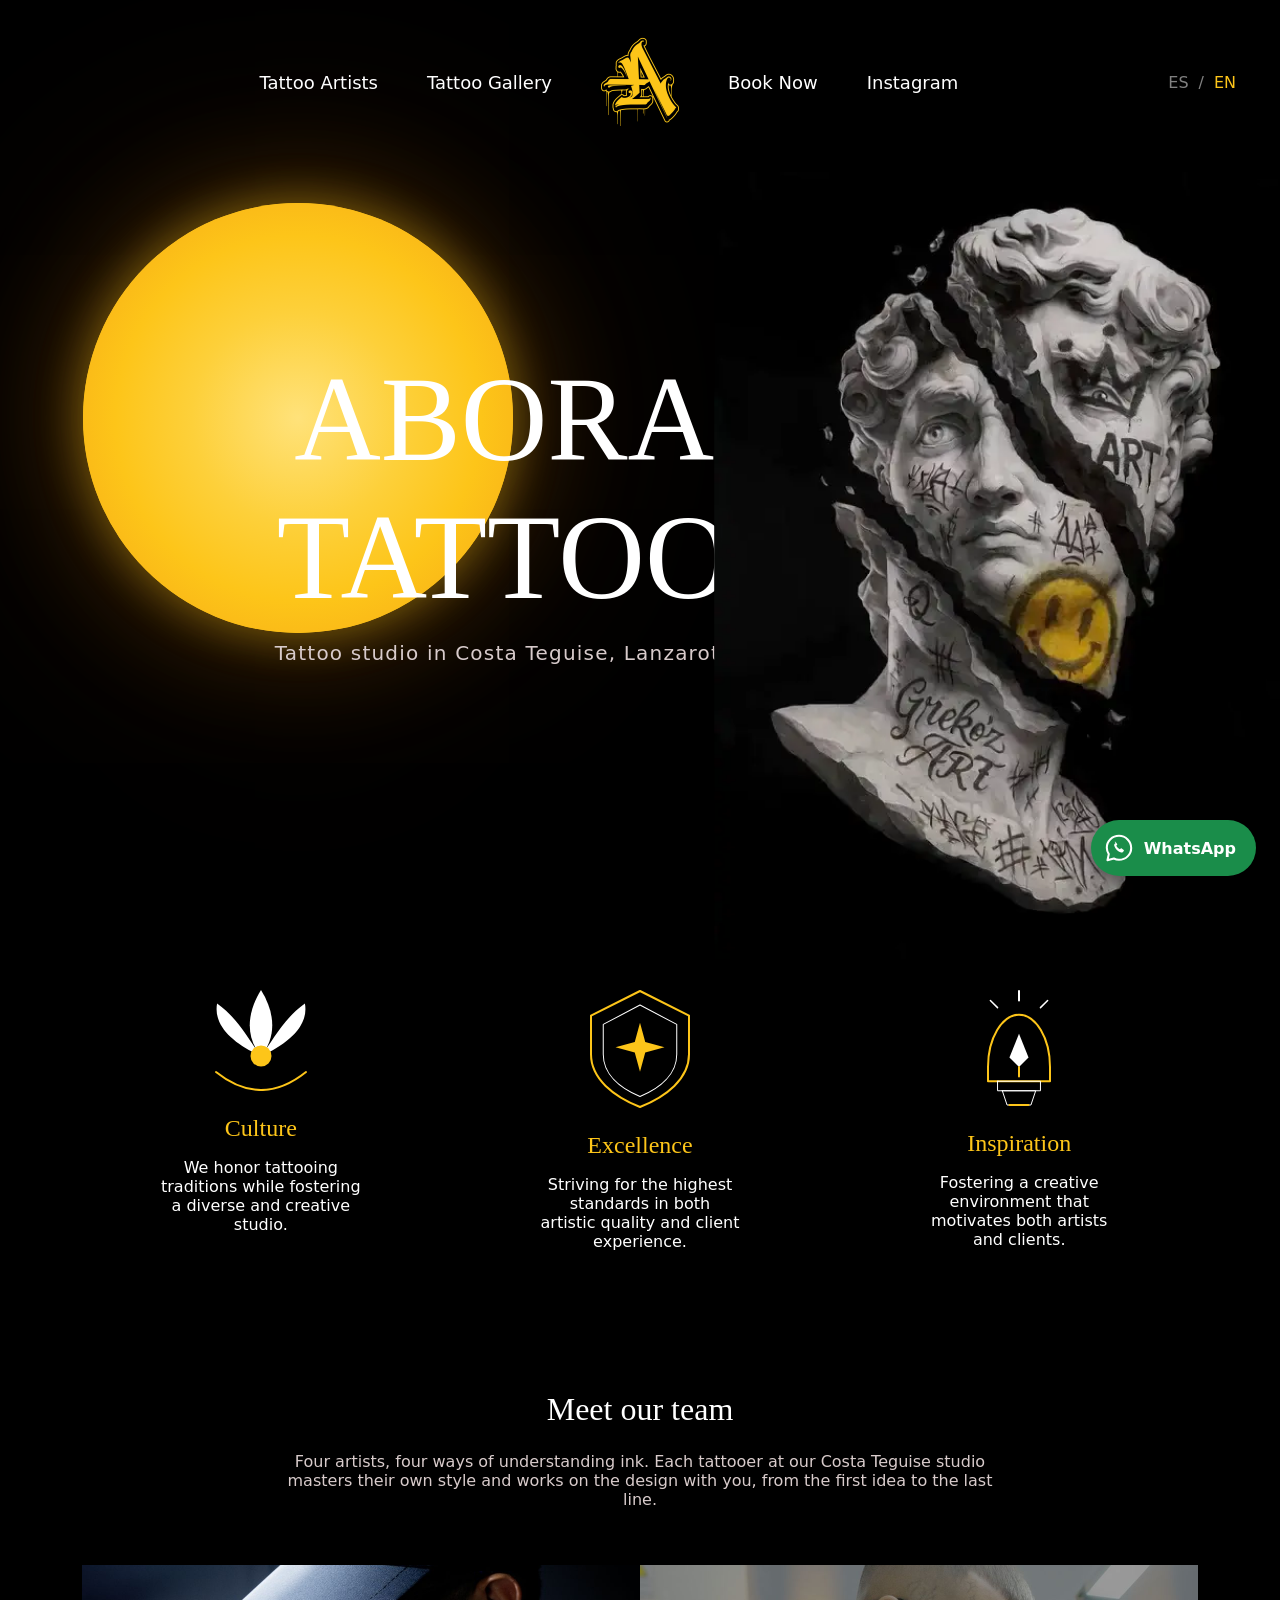
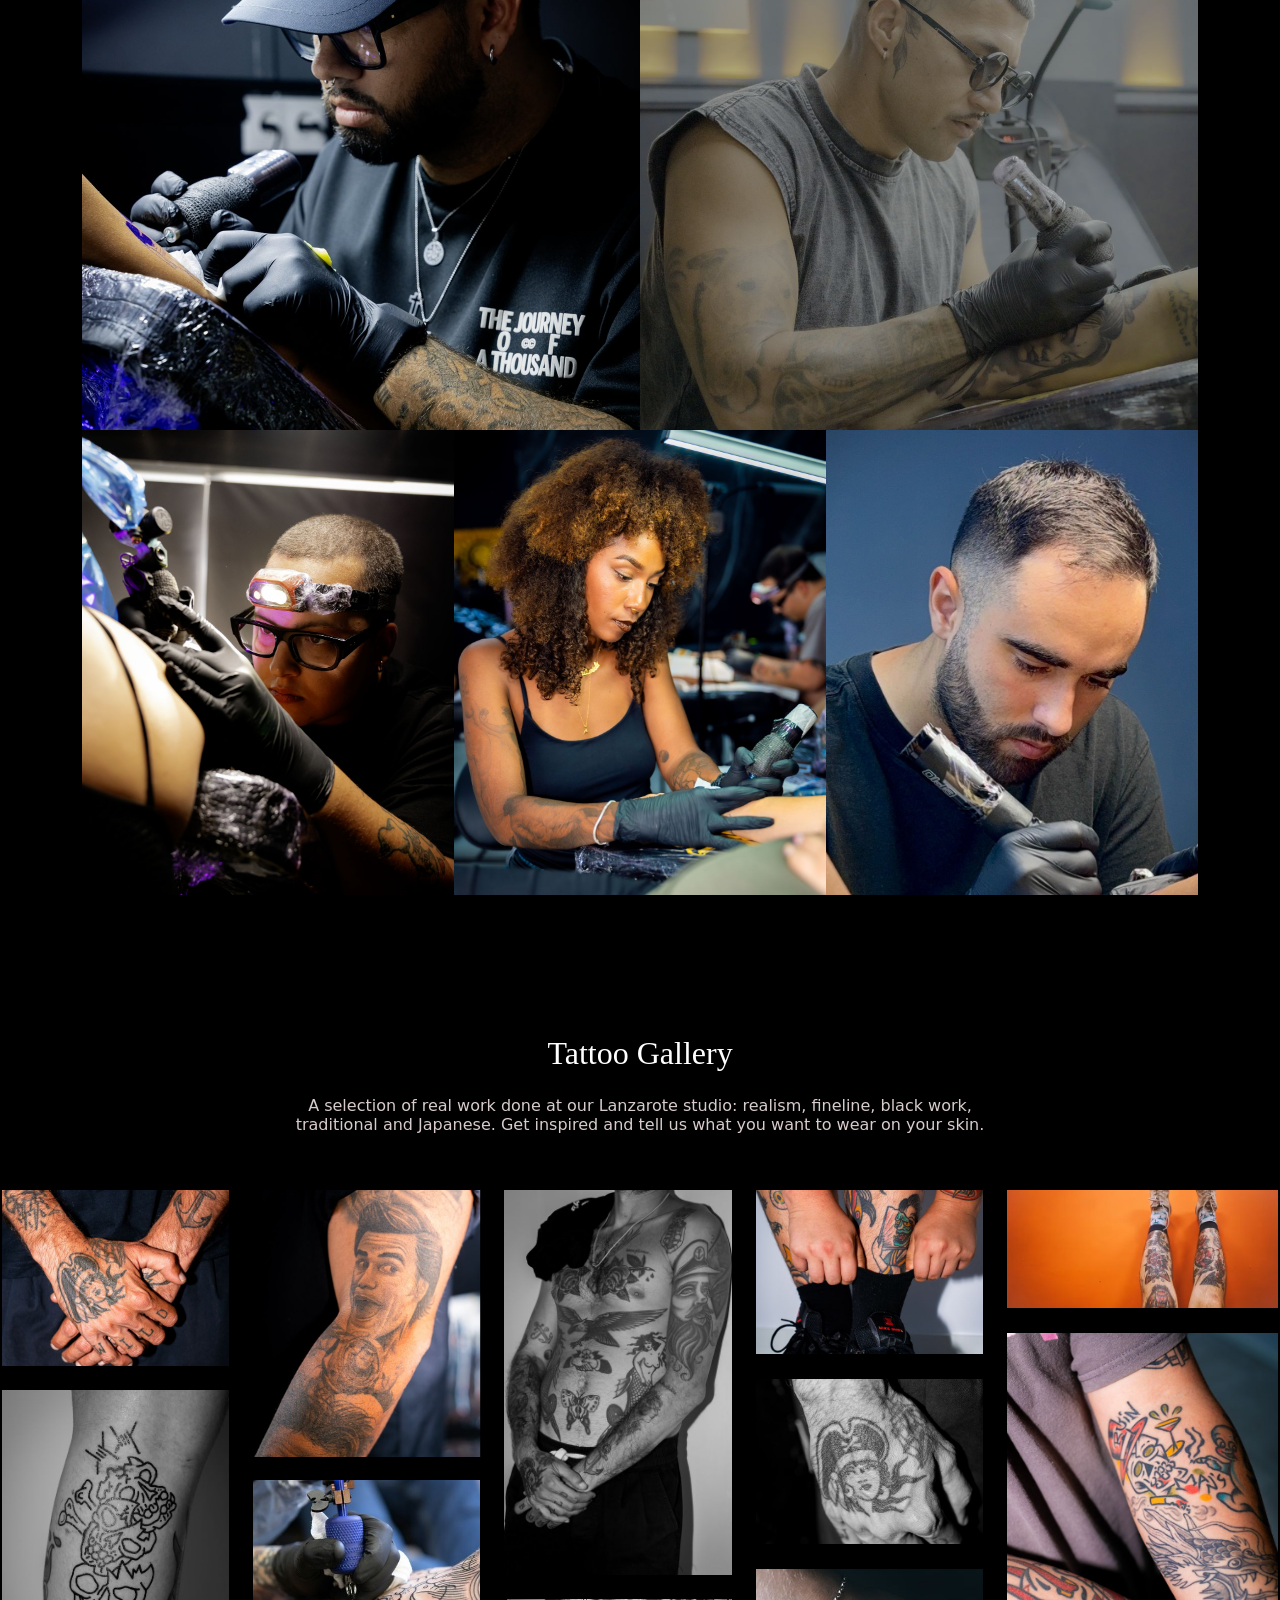
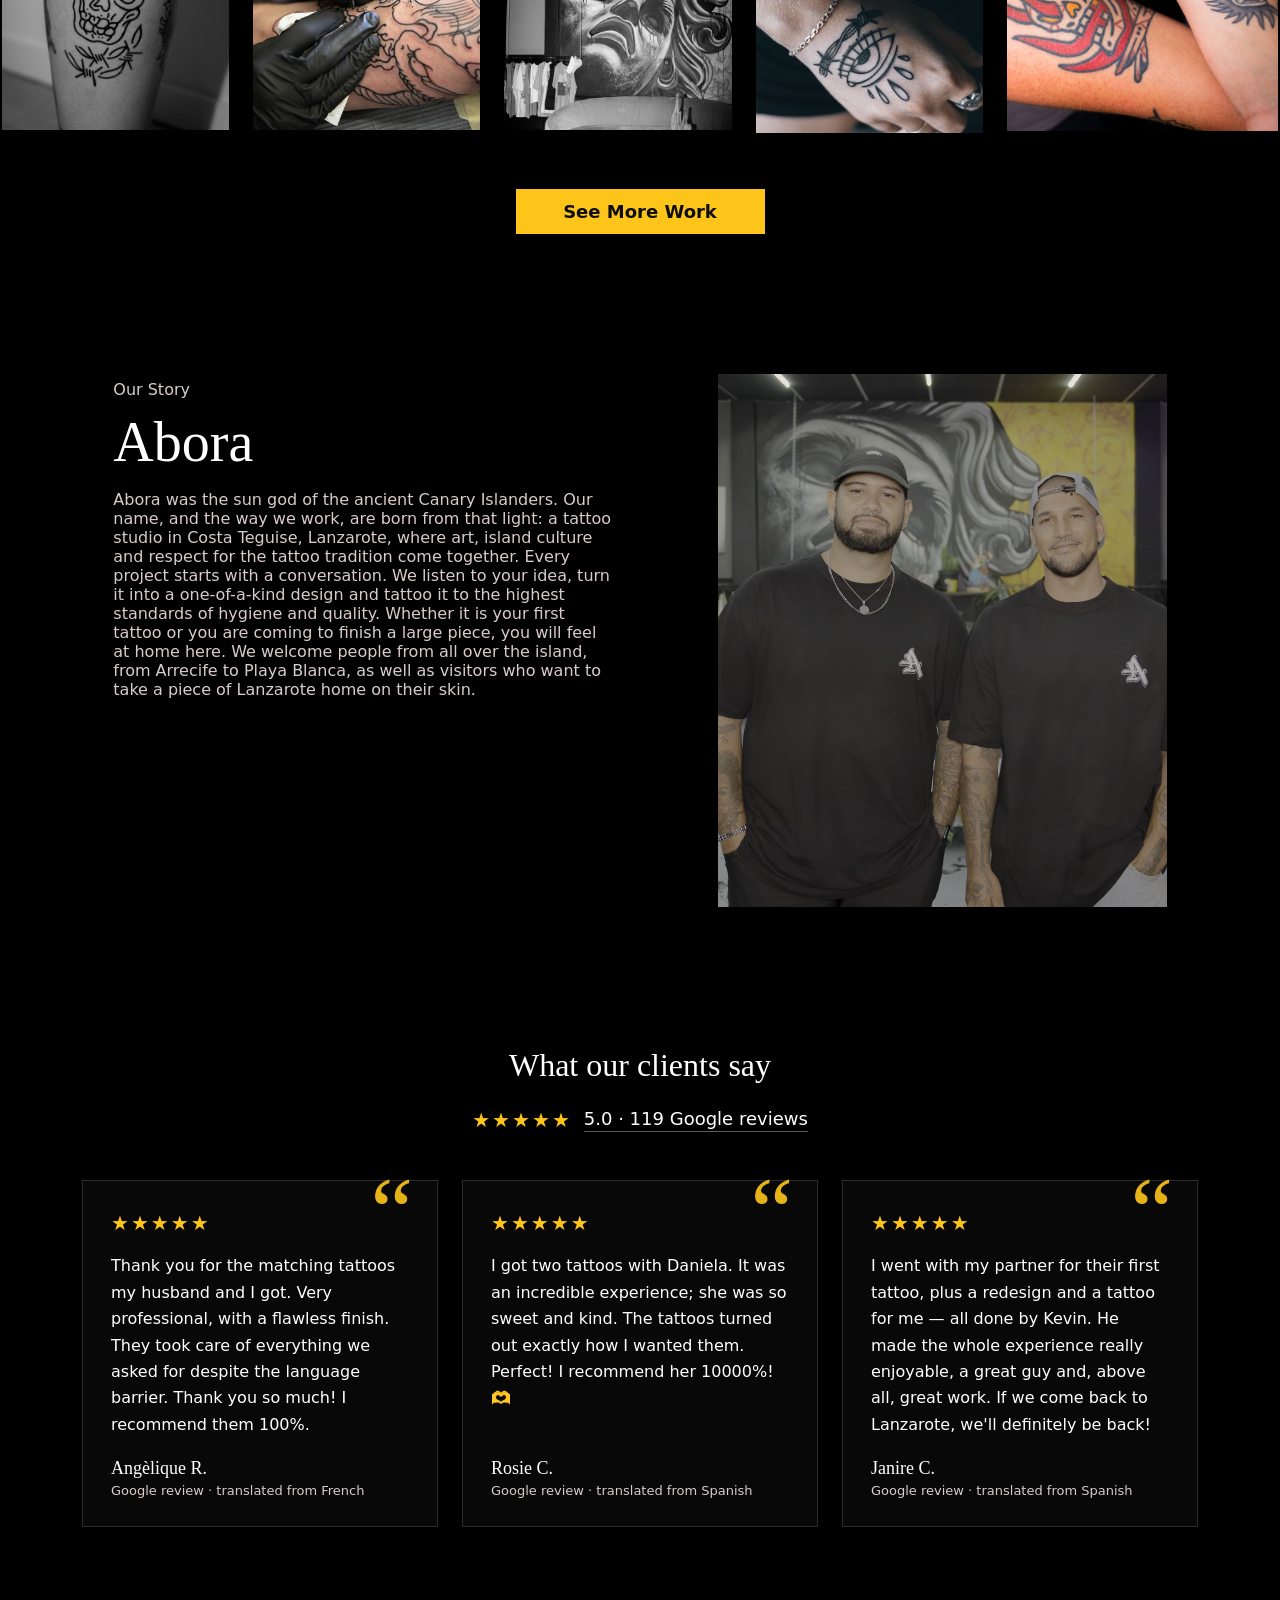
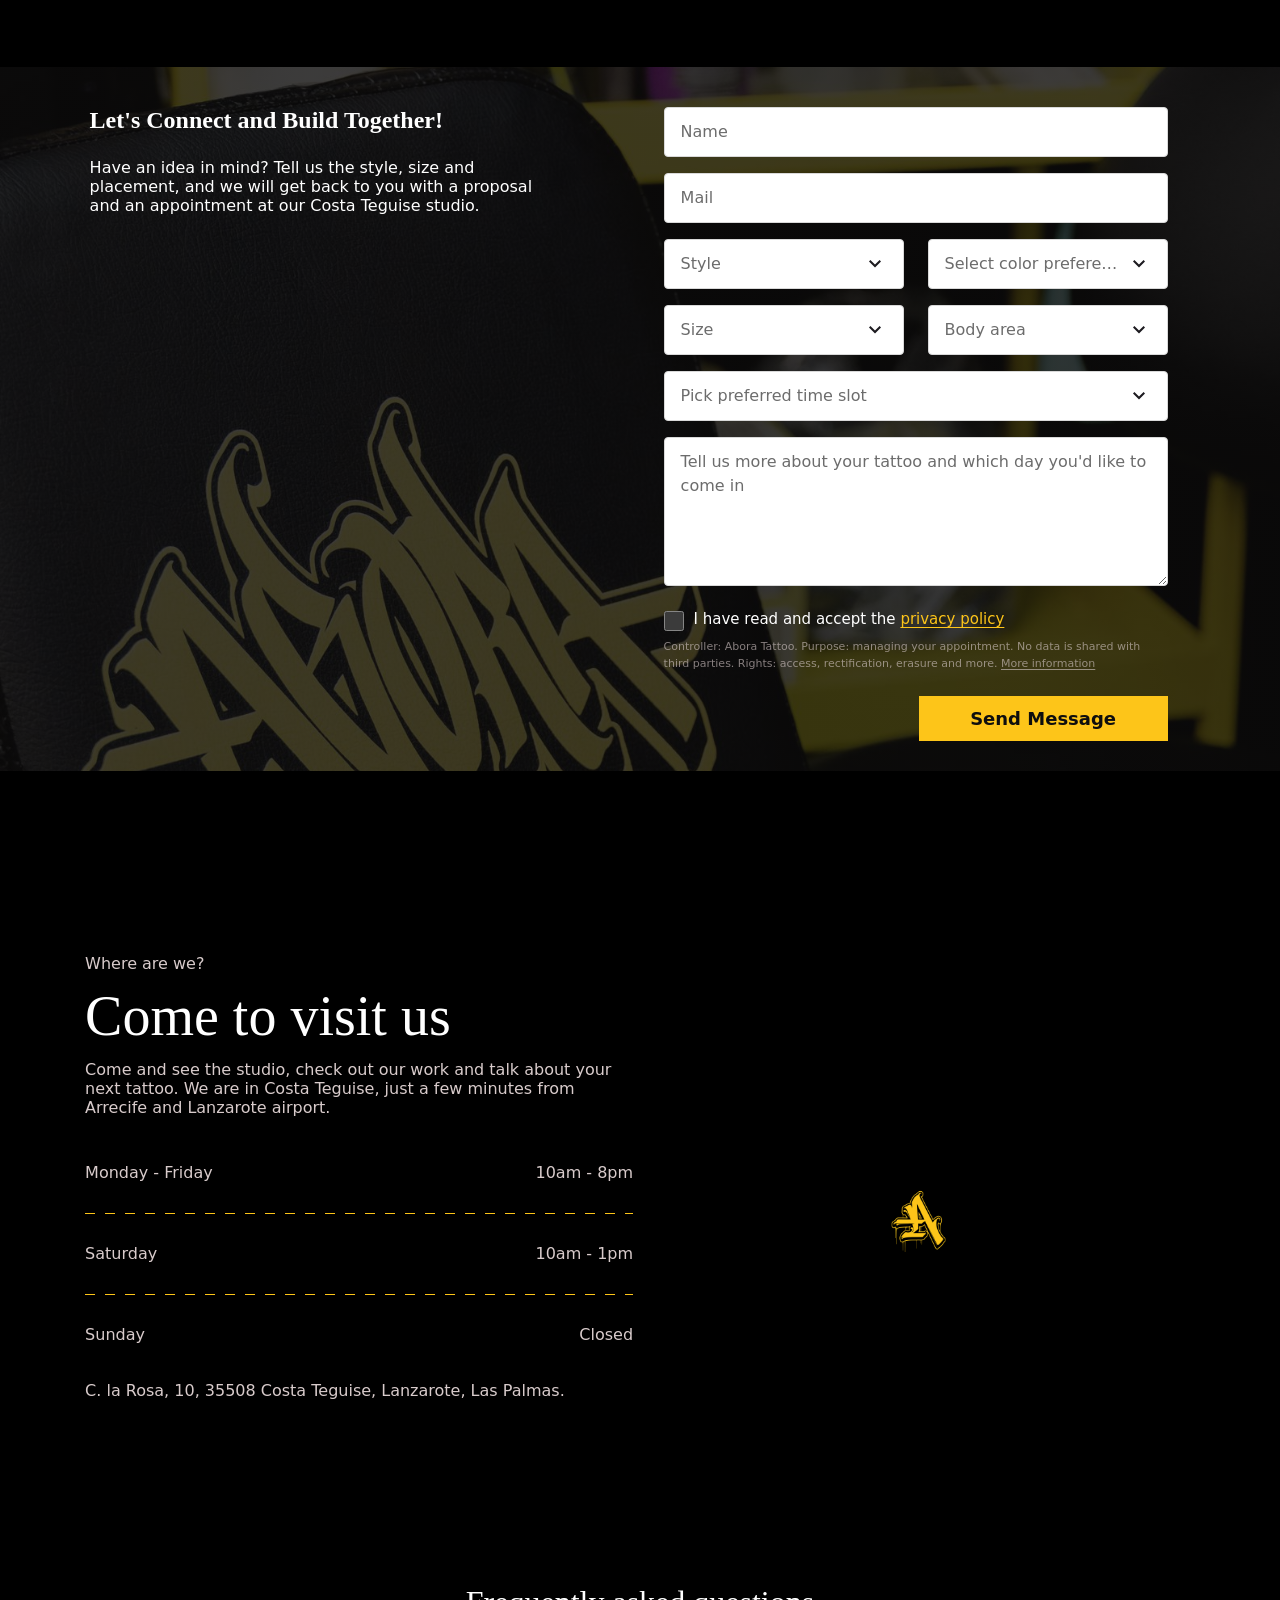
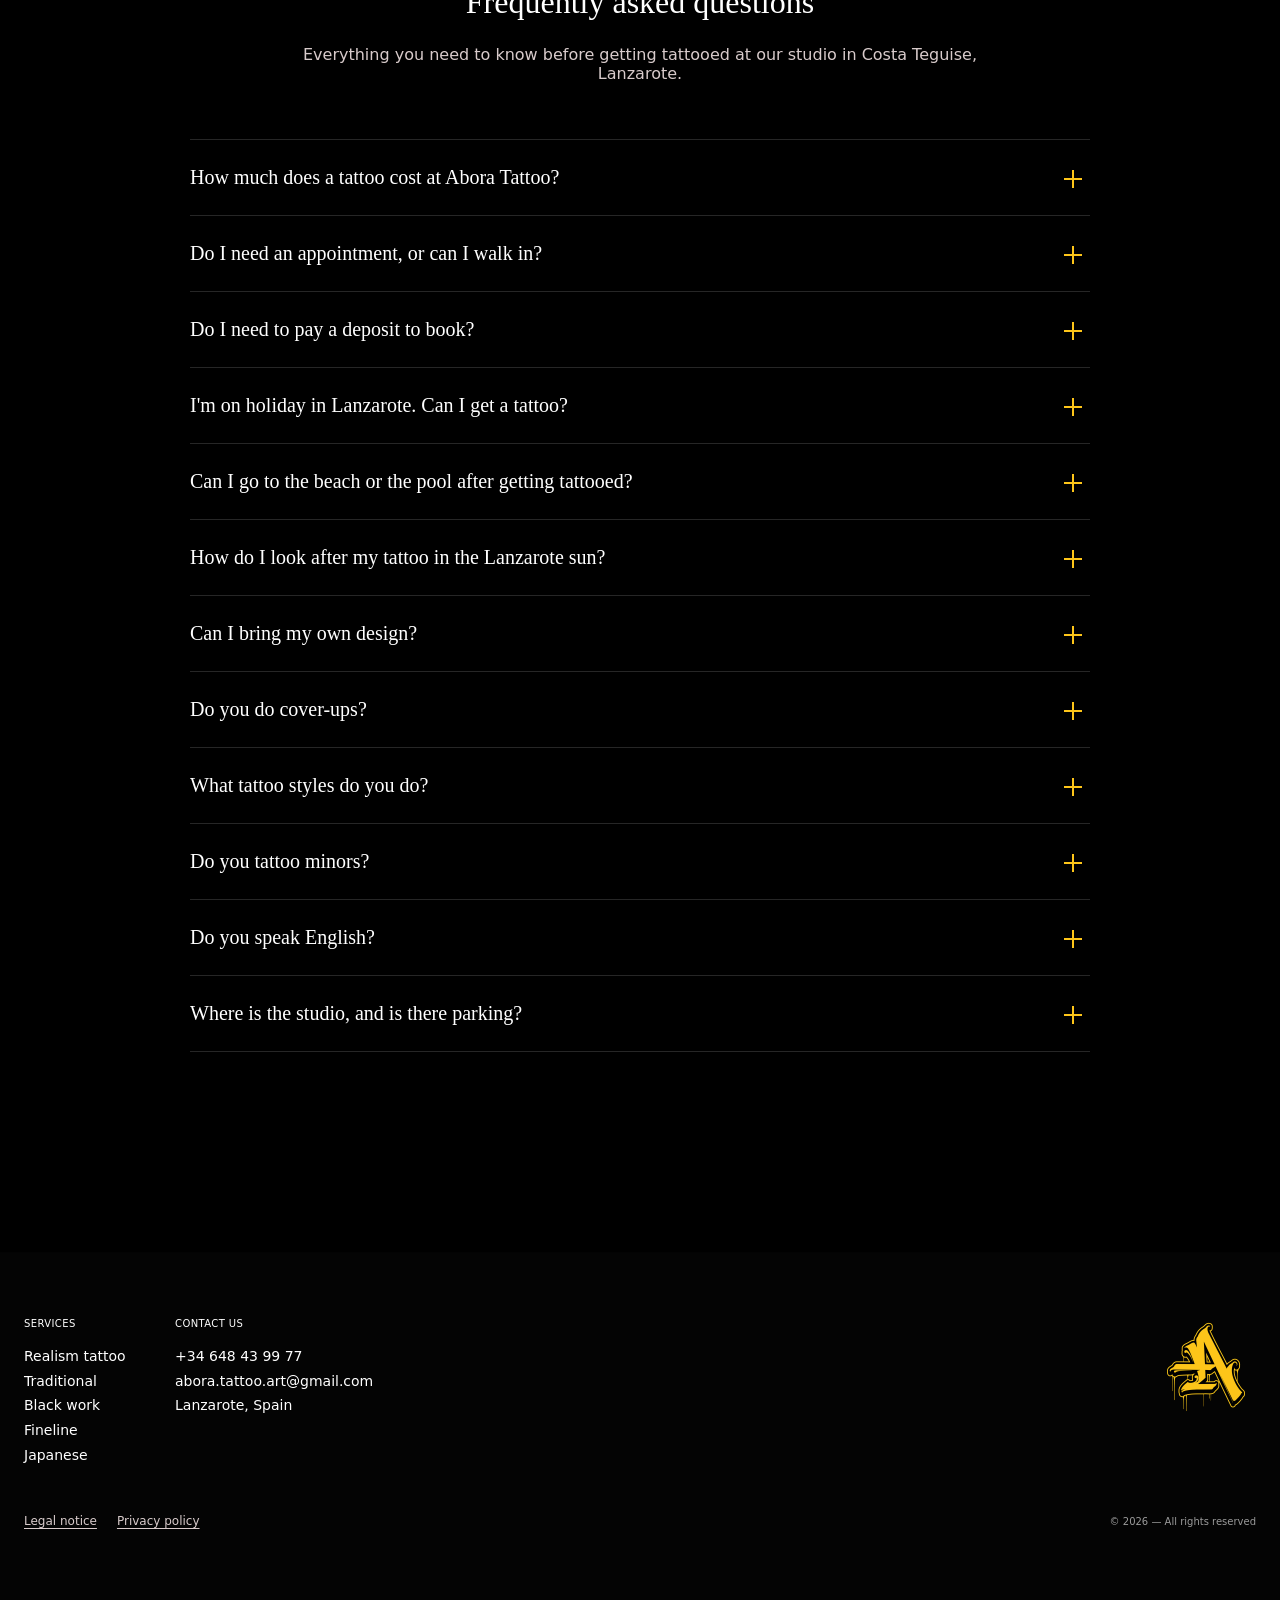
<file: en/index.html>
<!DOCTYPE html>
<!-- ⚠️ ARCHIVO GENERADO por build.js a partir de ../index.html y js/i18n.js — no lo edites a mano -->
<html lang="en">
<head>
  <meta charset="UTF-8">
  <meta name="viewport" content="width=device-width, initial-scale=1.0">
  <meta name="color-scheme" content="dark">
  <!-- Seguridad: el navegador solo carga scripts, estilos, fuentes, imágenes y vídeo de esta web
       (y de Google Fonts), y el formulario solo puede enviar datos a Web3Forms. -->
  <meta http-equiv="Content-Security-Policy" content="default-src 'self'; script-src 'self'; style-src 'self' https://fonts.googleapis.com; font-src https://fonts.gstatic.com; img-src 'self' data:; media-src 'self'; connect-src https://api.web3forms.com; form-action 'self'; base-uri 'self'; object-src 'none'">
  <meta name="referrer" content="strict-origin-when-cross-origin">
  <!-- i18n:alternates (generado por build.js) -->
  <link rel="canonical" href="https://aboratattoo.es/en/">
  <link rel="alternate" hreflang="es" href="https://aboratattoo.es/">
  <link rel="alternate" hreflang="en" href="https://aboratattoo.es/en/">
  <link rel="alternate" hreflang="x-default" href="https://aboratattoo.es/">
  <!-- /i18n:alternates -->
  <!-- i18n:social (generado por build.js) -->
  <meta property="og:type" content="website">
  <meta property="og:site_name" content="Abora Tattoo">
  <meta property="og:title" content="Tattoo Studio in Lanzarote | Abora Tattoo – Costa Teguise">
  <meta property="og:description" content="Abora Tattoo, tattoo studio in Costa Teguise, Lanzarote. Realism, fineline, traditional, black work and Japanese styles. Book your appointment with our artists.">
  <meta property="og:url" content="https://aboratattoo.es/en/">
  <meta property="og:image" content="https://aboratattoo.es/assets/img/og-image.jpg">
  <meta property="og:image:width" content="1200">
  <meta property="og:image:height" content="630">
  <meta property="og:image:alt" content="Abora Tattoo artists at the studio in Costa Teguise, Lanzarote">
  <meta property="og:locale" content="en_GB">
  <meta property="og:locale:alternate" content="es_ES">
  <meta name="twitter:card" content="summary_large_image">
  <!-- /i18n:social -->
  <!-- i18n:faq-ld (generado por build.js a partir de js/i18n.js) -->
  <script type="application/ld+json">
  {
    "@context": "https://schema.org",
    "@type": "FAQPage",
    "mainEntity": [
      {
        "@type": "Question",
        "name": "How much does a tattoo cost at Abora Tattoo?",
        "acceptedAnswer": {
          "@type": "Answer",
          "text": "Every tattoo is priced per piece, depending on size, placement and level of detail. The minimum price is €70. Tell us your idea and we'll send you a free, no-obligation quote. Payment is cash only."
        }
      },
      {
        "@type": "Question",
        "name": "Do I need an appointment, or can I walk in?",
        "acceptedAnswer": {
          "@type": "Answer",
          "text": "You can walk in: we accept walk-ins for all kinds of tattoos, depending on availability that day. If you'd rather secure your spot, book an appointment; we usually have availability within a few days, depending on the artist."
        }
      },
      {
        "@type": "Question",
        "name": "Do I need to pay a deposit to book?",
        "acceptedAnswer": {
          "@type": "Answer",
          "text": "Yes. To book we ask for a deposit of €20–50, which is deducted from the total price of the tattoo. If you cancel at least 24 hours in advance, we refund it."
        }
      },
      {
        "@type": "Question",
        "name": "I'm on holiday in Lanzarote. Can I get a tattoo?",
        "acceptedAnswer": {
          "@type": "Answer",
          "text": "Yes. If you're on holiday, we recommend getting tattooed towards the end of your stay: while the tattoo heals you shouldn't swim or sunbathe, so you can enjoy the beach first."
        }
      },
      {
        "@type": "Question",
        "name": "Can I go to the beach or the pool after getting tattooed?",
        "acceptedAnswer": {
          "@type": "Answer",
          "text": "For about two weeks, while it heals, avoid swimming in the sea, pools or hot tubs and keep the tattoo out of direct sun. A fresh tattoo is an open wound: water can infect it and the sun can fade the colours."
        }
      },
      {
        "@type": "Question",
        "name": "How do I look after my tattoo in the Lanzarote sun?",
        "acceptedAnswer": {
          "@type": "Answer",
          "text": "When we finish, we cover the tattoo to protect it, and if you like we offer second skin (protective film) for an extra €10. For the first few weeks, keep it covered with clothing; once healed, always use high-SPF sunscreen, as the Canary Islands sun fades colours and blurs lines over time."
        }
      },
      {
        "@type": "Question",
        "name": "Can I bring my own design?",
        "acceptedAnswer": {
          "@type": "Answer",
          "text": "Yes. You can bring your own design and, if you want, the artist will adapt it. Before we start, we always review and approve the design with you."
        }
      },
      {
        "@type": "Question",
        "name": "Do you do cover-ups?",
        "acceptedAnswer": {
          "@type": "Answer",
          "text": "Yes, we do cover-ups to hide or refresh old tattoos. Send us a photo of the tattoo and your idea so we can assess it."
        }
      },
      {
        "@type": "Question",
        "name": "What tattoo styles do you do?",
        "acceptedAnswer": {
          "@type": "Answer",
          "text": "Realism, fineline, American traditional, Japanese, black work, dotwork and anime, among others. Each artist has their own speciality: take a look at the team and the gallery to choose."
        }
      },
      {
        "@type": "Question",
        "name": "Do you tattoo minors?",
        "acceptedAnswer": {
          "@type": "Answer",
          "text": "Yes, with parental consent. A parent or legal guardian must come to the studio to sign the consent form, as required by Canary Islands regulations."
        }
      },
      {
        "@type": "Question",
        "name": "Do you speak English?",
        "acceptedAnswer": {
          "@type": "Answer",
          "text": "Yes, at the studio we speak both Spanish and English."
        }
      },
      {
        "@type": "Question",
        "name": "Where is the studio, and is there parking?",
        "acceptedAnswer": {
          "@type": "Answer",
          "text": "We're at C. la Rosa, 10, in Costa Teguise (Lanzarote), in a very accessible area from anywhere in Costa Teguise and the rest of the island. There's parking nearby."
        }
      }
    ]
  }
  </script>
  <!-- /i18n:faq-ld -->
  <meta name="description" content="Abora Tattoo, tattoo studio in Costa Teguise, Lanzarote. Realism, fineline, traditional, black work and Japanese styles. Book your appointment with our artists." data-i18n-content="meta.description">
  <title>Tattoo Studio in Lanzarote | Abora Tattoo – Costa Teguise</title>
  <link rel="icon" href="/favicon.ico" sizes="48x48">
  <link rel="icon" type="image/png" sizes="96x96" href="/assets/icons/favicon/favicon-96.png">
  <link rel="icon" type="image/png" sizes="192x192" href="/assets/icons/favicon/favicon-192.png">
  <link rel="apple-touch-icon" href="/assets/icons/favicon/apple-touch-icon.png">

  <link rel="preconnect" href="https://fonts.googleapis.com">
  <link rel="preconnect" href="https://fonts.gstatic.com" crossorigin>
  <link href="https://fonts.googleapis.com/css2?family=Inter:wght@400;500&family=Lato:wght@400&family=Roboto+Flex:opsz,wght@8..144,500;8..144,700&family=Roboto+Serif:opsz,wght@8..144,500;8..144,700&family=Roboto:wdth,wght@75..100,300..600&display=swap" rel="stylesheet">

  <link rel="stylesheet" href="../css/styles.css">

  <!-- Datos estructurados de negocio local (Google): estudio de tatuajes, dirección, teléfono, horario e Instagram.
       Horario igual que la ficha de Google Maps.
       "url", "image" y "logo" apuntan al dominio aboratattoo.es. -->
  <script type="application/ld+json">
  {
    "@context": "https://schema.org",
    "@type": "TattooParlor",
    "@id": "https://aboratattoo.es/#estudio",
    "name": "Abora Tattoo",
    "alternateName": "Abora Tattoo & Gallery",
    "url": "https://aboratattoo.es/",
    "image": "https://aboratattoo.es/assets/img/og-image.jpg",
    "logo": "https://aboratattoo.es/assets/img/logo.png",
    "description": "Tattoo studio in Costa Teguise, Lanzarote. Realism, fineline, American traditional, black work, dotwork and Japanese.",
    "telephone": "+34 648 43 99 77",
    "address": {
      "@type": "PostalAddress",
      "streetAddress": "C. la Rosa, 10",
      "addressLocality": "Costa Teguise",
      "addressRegion": "Las Palmas",
      "postalCode": "35508",
      "addressCountry": "ES"
    },
    "areaServed": {
      "@type": "Place",
      "name": "Lanzarote, Islas Canarias"
    },
    "openingHoursSpecification": [
      {
        "@type": "OpeningHoursSpecification",
        "dayOfWeek": [
          "Monday",
          "Tuesday",
          "Wednesday",
          "Thursday",
          "Friday"
        ],
        "opens": "10:00",
        "closes": "20:00"
      },
      {
        "@type": "OpeningHoursSpecification",
        "dayOfWeek": "Saturday",
        "opens": "10:00",
        "closes": "13:00"
      }
    ],
    "sameAs": [
      "https://www.instagram.com/abora.tattoo.gallery.sl/",
      "https://maps.app.goo.gl/VyJC3PeeKh3jGMiT8"
    ],
    "hasMap": "https://maps.app.goo.gl/VyJC3PeeKh3jGMiT8",
    "priceRange": "70 €+",
    "currenciesAccepted": "EUR",
    "paymentAccepted": "Cash",
    "knowsLanguage": [
      "es",
      "en"
    ]
  }
  </script>
</head>
<body>

  <!-- ============ HEADER / NAV ============ -->
  <!-- Los textos traducibles llevan data-i18n="clave". Las traducciones están en js/i18n.js -->
  <header class="header">
    <nav class="nav" aria-label="Main" data-i18n-aria="nav.aria">
      <ul class="nav__group">
        <li><a href="#team" data-i18n="nav.artists">Tattoo Artists</a></li>
        <li><a href="#gallery" data-i18n="nav.gallery">Tattoo Gallery</a></li>
      </ul>
      <a href="#top" class="nav__logo" aria-label="Abora Tattoo – Home" data-i18n-aria="nav.home">
        <img src="../assets/img/logo.png" alt="Abora Tattoo" width="100" height="100">
      </a>
      <ul class="nav__group">
        <li><a href="#contact" data-i18n="nav.contact">Book now</a></li>
        <li><a href="https://www.instagram.com/abora.tattoo.gallery.sl/" target="_blank" rel="noopener">Instagram</a></li>
      </ul>

      <!-- Selector de idioma: cada idioma tiene su propia página (/ y /en/). La versión /en/ la genera build.js -->
      <div class="lang-switch" role="group" aria-label="Idioma / Language">
        <a class="lang-switch__btn" data-lang="es" href="../index.html" hreflang="es" lang="es" aria-label="Español">ES</a>
        <span class="lang-switch__sep" aria-hidden="true">/</span>
        <a class="lang-switch__btn" data-lang="en" href="index.html" hreflang="en" lang="en" aria-label="English" aria-current="true">EN</a>
      </div>

      <button class="nav__toggle" aria-label="Abrir menú" aria-expanded="false" aria-controls="mobile-menu">
        <span></span><span></span><span></span>
      </button>
    </nav>
    <div class="mobile-menu" id="mobile-menu" hidden>
      <a href="#team" data-i18n="nav.artists">Tattoo Artists</a>
      <a href="#gallery" data-i18n="nav.gallery">Tattoo Gallery</a>
      <a href="#contact" data-i18n="nav.contact">Book now</a>
      <a href="https://www.instagram.com/abora.tattoo.gallery.sl/" target="_blank" rel="noopener">Instagram</a>
    </div>
  </header>

  <main id="top">

    <!-- ============ HERO ============ -->
    <section class="hero">
      <div class="hero__title-wrap">
        <img class="hero__circle" src="../assets/icons/hero-circle.svg" alt="" width="430" height="430">
        <h1 class="hero__title">
          <span class="hero__brand">ABORA TATTOO</span>
          <span class="hero__subtitle" data-i18n="hero.subtitle">Tattoo studio in Costa Teguise, Lanzarote</span>
        </h1>
      </div>
      <!-- Animación al hacer scroll: js/main.js (initHeroScrub) cambia este vídeo por un canvas con sus fotogramas -->
      <video class="hero__statue hero__video-scrub" muted playsinline preload="none"
             poster="../assets/img/hero-poster.jpg" width="489" height="736"
             aria-label="Classic marble bust with graffiti that cracks apart and comes back together" data-i18n-aria="hero.video">
        <source src="../assets/video/hero-scrub.mp4" type="video/mp4">
      </video>
    </section>

    <div class="content">

      <!-- ============ VALORES ============ -->
      <section class="values" aria-label="Our values" data-i18n-aria="values.aria">
        <article class="value">
          <img src="../assets/icons/icon-culture.svg" alt="" width="92" height="101">
          <h3 class="value__title" data-i18n="values.culture.title">Culture</h3>
          <p class="value__text" data-i18n="values.culture.text">We honor tattooing traditions while fostering a diverse and creative studio.</p>
        </article>
        <article class="value">
          <img src="../assets/icons/icon-excellence.svg" alt="" width="100" height="117.5">
          <h3 class="value__title" data-i18n="values.excellence.title">Excellence</h3>
          <p class="value__text" data-i18n="values.excellence.text">Striving for the highest standards in both artistic quality and client experience.</p>
        </article>
        <article class="value">
          <img src="../assets/icons/icon-inspiration.svg" alt="" width="64" height="116.46">
          <h3 class="value__title" data-i18n="values.inspiration.title">Inspiration</h3>
          <p class="value__text" data-i18n="values.inspiration.text">Fostering a creative environment that motivates both artists and clients.</p>
        </article>
      </section>

      <!-- ============ EQUIPO ============ -->
      <section class="team" id="team">
        <header class="section-head">
          <h2 class="section-head__title" data-i18n="team.title">Meet our team</h2>
          <p class="section-head__text" data-i18n="team.text">Four artists, four ways of understanding ink. Each tattooer at our Costa Teguise studio masters their own style and works on the design with you, from the first idea to the last line.</p>
        </header>
        <!-- Al pasar el ratón (o tocar en móvil) cada foto gira y muestra la ficha del tatuador -->
        <div class="team__grid">
          <article class="team-card" tabindex="0" role="button" aria-pressed="false" aria-label="Kevin – view profile" data-i18n-aria="team.kevin.aria">
            <div class="team-card__inner">
              <div class="team-card__face team-card__front">
                <img src="../assets/img/team-1.jpg" width="1116" height="1674" alt="Tattoo artist working in the studio" data-i18n-alt="team.kevin.alt" loading="lazy">
              </div>
              <div class="team-card__face team-card__back">
                <img class="team-card__avatar" src="../assets/img/team-1.jpg" width="1116" height="1674" alt="" loading="lazy">
                <div class="team-card__info">
                  <div class="team-card__head">
                    <h3 class="team-card__name">Kevin</h3>
                    <p class="team-card__style" data-i18n="team.kevin.style">Dotwork &amp; anime</p>
                  </div>
                  <p class="team-card__bio" data-i18n="team.kevin.bio">Dot by dot, Kevin builds shading and texture with endless patience. A specialist in dotwork and in bringing anime characters and scenes to life on skin.</p>
                </div>
              </div>
            </div>
          </article>
          <article class="team-card" tabindex="0" role="button" aria-pressed="false" aria-label="Abian Trujillo – view profile" data-i18n-aria="team.abian.aria">
            <div class="team-card__inner">
              <div class="team-card__face team-card__front">
                <img src="../assets/img/team-2.jpg" width="1116" height="1674" alt="Abora Tattoo artist" data-i18n-alt="team.abian.alt" loading="lazy">
              </div>
              <div class="team-card__face team-card__back">
                <img class="team-card__avatar" src="../assets/img/team-2.jpg" width="1116" height="1674" alt="" loading="lazy">
                <div class="team-card__info">
                  <div class="team-card__head">
                    <h3 class="team-card__name">Abian Trujillo</h3>
                    <p class="team-card__style" data-i18n="team.abian.style">Realism</p>
                  </div>
                  <p class="team-card__bio" data-i18n="team.abian.bio">Portraits, animals and scenes with photographic detail. Abian approaches realism with care for every light, every shadow and every nuance.</p>
                </div>
              </div>
            </div>
          </article>
          <article class="team-card team-card--third" tabindex="0" role="button" aria-pressed="false" aria-label="German aka Farru – view profile" data-i18n-aria="team.german.aria">
            <div class="team-card__inner">
              <div class="team-card__face team-card__front">
                <img src="../assets/img/team-3.jpg" width="1116" height="1674" alt="Tattoo artist with glasses at work" data-i18n-alt="team.german.alt" loading="lazy">
              </div>
              <div class="team-card__face team-card__back">
                <img class="team-card__avatar" src="../assets/img/team-3.jpg" width="1116" height="1674" alt="" loading="lazy">
                <div class="team-card__info">
                  <div class="team-card__head">
                    <h3 class="team-card__name">German aka Farru</h3>
                    <p class="team-card__style" data-i18n="team.german.style">American traditional</p>
                  </div>
                  <p class="team-card__bio" data-i18n="team.german.bio">Bold lines, solid colors and designs that never go out of style. Farru brings American traditional to Lanzarote with all its character.</p>
                </div>
              </div>
            </div>
          </article>
          <article class="team-card team-card--third" tabindex="0" role="button" aria-pressed="false" aria-label="Daniela Bryon – view profile" data-i18n-aria="team.daniela.aria">
            <div class="team-card__inner">
              <div class="team-card__face team-card__front">
                <img src="../assets/img/team-4.jpg" width="1116" height="1395" alt="Abora Tattoo artist" data-i18n-alt="team.daniela.alt" loading="lazy">
              </div>
              <div class="team-card__face team-card__back">
                <img class="team-card__avatar" src="../assets/img/team-4.jpg" width="1116" height="1395" alt="" loading="lazy">
                <div class="team-card__info">
                  <div class="team-card__head">
                    <h3 class="team-card__name">Daniela Bryon</h3>
                    <p class="team-card__style" data-i18n="team.daniela.style">American traditional &amp; Japanese</p>
                  </div>
                  <p class="team-card__bio" data-i18n="team.daniela.bio">From American traditional to Japanese: flowers, koi, dragons and large pieces designed to flow with your body.</p>
                </div>
              </div>
            </div>
          </article>
          <article class="team-card team-card--third" tabindex="0" role="button" aria-pressed="false" aria-label="Alex – view profile" data-i18n-aria="team.new.aria">
            <div class="team-card__inner">
              <div class="team-card__face team-card__front">
                <img src="../assets/img/team-5.jpg" width="900" height="1603" alt="Alex, realism tattoo artist" data-i18n-alt="team.new.alt" class="team-card__img--alex" loading="lazy">
              </div>
              <div class="team-card__face team-card__back">
                <img class="team-card__avatar team-card__avatar--alex" src="../assets/img/team-5.jpg" width="900" height="1603" alt="" loading="lazy">
                <div class="team-card__info">
                  <div class="team-card__head">
                    <h3 class="team-card__name" data-i18n="team.new.name">Alex</h3>
                    <p class="team-card__style" data-i18n="team.new.style">Realism</p>
                  </div>
                  <p class="team-card__bio" data-i18n="team.new.bio">Black and grey realism with soft contrast and real depth. Classical statues, mythology and micro-realism are his passion: detailed pieces designed to fit your anatomy.</p>
                </div>
              </div>
            </div>
          </article>
        </div>
      </section>

      <!-- ============ GALERÍA ============ -->
      <section class="gallery" id="gallery">
        <header class="section-head">
          <h2 class="section-head__title" data-i18n="gallery.title">Tattoo Gallery</h2>
          <p class="section-head__text" data-i18n="gallery.text">A selection of real work done at our Lanzarote studio: realism, fineline, black work, traditional and Japanese. Get inspired and tell us what you want to wear on your skin.</p>
        </header>
        <div class="gallery__grid">
          <div class="gallery__col">
            <img class="gallery__img--01" src="../assets/img/gallery-01.jpg" width="640" height="800" alt="Hands and forearms with traditional tattoos, including an anchor" data-i18n-alt="gallery.alt01" loading="lazy">
            <img class="gallery__img--02" src="../assets/img/gallery-02.jpg" width="640" height="800" alt="Black linework skull tattoo on the leg" data-i18n-alt="gallery.alt02" loading="lazy">
          </div>
          <div class="gallery__col">
            <img src="../assets/img/gallery-03.jpg" width="640" height="960" alt="Realistic portrait tattoos on the arm" data-i18n-alt="gallery.alt03" class="gallery__img--03 is-mirrored" loading="lazy">
            <img class="gallery__img--04" src="../assets/img/gallery-04.jpg" width="640" height="427" alt="Tattoo artist working on a full sleeve at the studio" data-i18n-alt="gallery.alt04" loading="lazy">
          </div>
          <div class="gallery__col">
            <img class="gallery__img--05" src="../assets/img/gallery-05.jpg" width="640" height="800" alt="Torso and arms covered in black traditional tattoos" data-i18n-alt="gallery.alt05" loading="lazy">
            <img class="gallery__img--06" src="../assets/img/gallery-06.jpg" width="640" height="800" alt="Inside the Abora Tattoo studio, with a large graffiti mural" data-i18n-alt="gallery.alt06" loading="lazy">
          </div>
          <div class="gallery__col gallery__col--gap25">
            <img class="gallery__img--07" src="../assets/img/gallery-07.jpg" width="640" height="800" alt="Legs with colorful traditional tattoos" data-i18n-alt="gallery.alt07" loading="lazy">
            <img class="gallery__img--08" src="../assets/img/gallery-08.jpg" width="640" height="960" alt="Black tattoo of a woman's face on the hand" data-i18n-alt="gallery.alt08" loading="lazy">
            <img class="gallery__img--09" src="../assets/img/gallery-09.jpg" width="387" height="516" alt="Eye and barbed-wire tattoo on the hand" data-i18n-alt="gallery.alt09" loading="lazy">
          </div>
          <div class="gallery__col gallery__col--wide gallery__col--gap25">
            <img class="gallery__img--10" src="../assets/img/gallery-10.jpg" width="640" height="427" alt="Tattooed legs against an orange background" data-i18n-alt="gallery.alt10" loading="lazy">
            <img class="gallery__img--11" src="../assets/img/gallery-11.jpg" width="640" height="960" alt="Arms with colorful traditional tattoos and a dragon" data-i18n-alt="gallery.alt11" loading="lazy">
          </div>
        </div>
        <a href="galeria.html" class="btn" data-i18n="gallery.button">See more work</a>
      </section>

      <!-- ============ HISTORIA ============ -->
      <section class="story">
        <div class="story__text">
          <p class="eyebrow" data-i18n="story.eyebrow">Our Story</p>
          <h2 class="display">Abora</h2>
          <p class="story__body" data-i18n="story.body">Abora was the sun god of the ancient Canary Islanders. Our name, and the way we work, are born from that light: a tattoo studio in Costa Teguise, Lanzarote, where art, island culture and respect for the tattoo tradition come together. Every project starts with a conversation. We listen to your idea, turn it into a one-of-a-kind design and tattoo it to the highest standards of hygiene and quality. Whether it is your first tattoo or you are coming to finish a large piece, you will feel at home here. We welcome people from all over the island, from Arrecife to Playa Blanca, as well as visitors who want to take a piece of Lanzarote home on their skin.</p>
        </div>
        <img class="story__img" src="../assets/img/story.jpg" width="1600" height="1066" alt="The Abora Tattoo artists" data-i18n-alt="story.alt" loading="lazy">
      </section>

      <!-- ============ RESEÑAS ============ -->
      <!-- Reseñas reales de Google Maps elegidas por el estudio. Textos en js/i18n.js (reviews.*).
           Recuerda actualizar de vez en cuando la nota y el nº de reseñas (reviews.rating). -->
      <section class="reviews" id="reviews" aria-labelledby="reviews-title">
        <header class="section-head">
          <h2 class="section-head__title" id="reviews-title" data-i18n="reviews.title">What our clients say</h2>
          <a class="reviews__rating" href="https://maps.app.goo.gl/VyJC3PeeKh3jGMiT8" target="_blank" rel="noopener">
            <span class="review__stars" aria-hidden="true">★★★★★</span>
            <span data-i18n="reviews.rating">5.0 · 119 Google reviews</span>
          </a>
        </header>
        <div class="reviews__grid">
          <figure class="review">
            <span class="review__stars" role="img" aria-label="Rated 5 out of 5 stars" data-i18n-aria="reviews.starsAria">★★★★★</span>
            <blockquote class="review__text" data-i18n="reviews.r1.text">Thank you for the matching tattoos my husband and I got. Very professional, with a flawless finish. They took care of everything we asked for despite the language barrier. Thank you so much! I recommend them 100%.</blockquote>
            <figcaption class="review__author">
              <span class="review__name">Angèlique R.</span>
              <span class="review__note" data-i18n="reviews.r1.note">Google review · translated from French</span>
            </figcaption>
          </figure>
          <figure class="review">
            <span class="review__stars" role="img" aria-label="Rated 5 out of 5 stars" data-i18n-aria="reviews.starsAria">★★★★★</span>
            <blockquote class="review__text" data-i18n="reviews.r2.text">I got two tattoos with Daniela. It was an incredible experience; she was so sweet and kind. The tattoos turned out exactly how I wanted them. Perfect! I recommend her 10000%! 🫶</blockquote>
            <figcaption class="review__author">
              <span class="review__name">Rosie C.</span>
              <span class="review__note" data-i18n="reviews.r2.note">Google review · translated from Spanish</span>
            </figcaption>
          </figure>
          <figure class="review">
            <span class="review__stars" role="img" aria-label="Rated 5 out of 5 stars" data-i18n-aria="reviews.starsAria">★★★★★</span>
            <blockquote class="review__text" data-i18n="reviews.r3.text">I went with my partner for their first tattoo, plus a redesign and a tattoo for me — all done by Kevin. He made the whole experience really enjoyable, a great guy and, above all, great work. If we come back to Lanzarote, we'll definitely be back!</blockquote>
            <figcaption class="review__author">
              <span class="review__name">Janire C.</span>
              <span class="review__note" data-i18n="reviews.r3.note">Google review · translated from Spanish</span>
            </figcaption>
          </figure>
        </div>
      </section>

      <!-- ============ CONTACTO / CITA ============ -->
      <section class="contact" id="contact">
        <div class="contact__inner">
          <div class="contact__intro">
            <h2 class="contact__title" data-i18n="contact.title">Let's Connect and Build Together!</h2>
            <p data-i18n="contact.text">Have an idea in mind? Tell us the style, size and placement, and we will get back to you with a proposal and an appointment at our Costa Teguise studio.</p>
          </div>

          <form class="form" id="booking-form" novalidate>
            <div class="form__fields">
              <div class="form__field">
                <label class="visually-hidden" for="f-name" data-i18n="form.name">Name</label>
                <input class="field" type="text" name="name" id="f-name" aria-describedby="err-name" autocomplete="name" placeholder="Name" data-i18n-placeholder="form.name" required>
                <p class="field-error" id="err-name" hidden></p>
              </div>
              <div class="form__field">
                <label class="visually-hidden" for="f-email" data-i18n="form.email">Mail</label>
                <input class="field" type="email" name="email" id="f-email" aria-describedby="err-email" autocomplete="email" placeholder="Mail" data-i18n-placeholder="form.email" required>
                <p class="field-error" id="err-email" hidden></p>
              </div>
              <div class="form__row">
                <div class="form__field">
                  <label class="visually-hidden" for="f-style" data-i18n="form.style">Style</label>
                  <select class="field field--select" name="style" id="f-style" aria-describedby="err-style" required>
                    <option value="" selected disabled data-i18n="form.style">Style</option>
                    <option data-i18n="style.realism">Realism tattoo</option>
                    <option data-i18n="style.traditional">Traditional</option>
                    <option data-i18n="style.blackwork">Black work</option>
                    <option data-i18n="style.fineline">Fineline</option>
                    <option data-i18n="style.japanese">Japanese</option>
                  </select>
                  <p class="field-error" id="err-style" hidden></p>
                </div>
                <div class="form__field">
                  <label class="visually-hidden" for="f-color" data-i18n="form.color">Select color preference</label>
                  <select class="field field--select" name="color" id="f-color" aria-describedby="err-color" required>
                    <option value="" selected disabled data-i18n="form.color">Select color preference</option>
                    <option data-i18n="color.blackgrey">Black &amp; grey</option>
                    <option data-i18n="color.color">Color</option>
                    <option data-i18n="color.unsure">Not sure yet</option>
                  </select>
                  <p class="field-error" id="err-color" hidden></p>
                </div>
              </div>
              <div class="form__row">
                <div class="form__field">
                  <label class="visually-hidden" for="f-size" data-i18n="form.size">Size</label>
                  <select class="field field--select" name="size" id="f-size" aria-describedby="err-size" required>
                    <option value="" selected disabled data-i18n="form.size">Size</option>
                    <option data-i18n="size.small">Small (&lt; 5 cm)</option>
                    <option data-i18n="size.medium">Medium (5–15 cm)</option>
                    <option data-i18n="size.large">Large (&gt; 15 cm)</option>
                  </select>
                  <p class="field-error" id="err-size" hidden></p>
                </div>
                <div class="form__field">
                  <label class="visually-hidden" for="f-area" data-i18n="form.area">Body area</label>
                  <select class="field field--select" name="area" id="f-area" aria-describedby="err-area" required>
                    <option value="" selected disabled data-i18n="form.area">Body area</option>
                    <option data-i18n="area.arm">Arm</option>
                    <option data-i18n="area.forearm">Forearm</option>
                    <option data-i18n="area.hand">Hand</option>
                    <option data-i18n="area.leg">Leg</option>
                    <option data-i18n="area.back">Back</option>
                    <option data-i18n="area.chest">Chest</option>
                    <option data-i18n="area.neck">Neck</option>
                    <option data-i18n="area.other">Other</option>
                  </select>
                  <p class="field-error" id="err-area" hidden></p>
                </div>
              </div>
              <div class="form__field">
                <label class="visually-hidden" for="f-slot" data-i18n="form.slot">Pick preferred time slot</label>
                <select class="field field--select" name="slot" id="f-slot" aria-describedby="err-slot" required>
                  <option value="" selected disabled data-i18n="form.slot">Pick preferred time slot</option>
                  <option data-i18n="slot.morning">Morning (10am – 1pm)</option>
                  <option data-i18n="slot.afternoon">Afternoon (1pm – 5pm)</option>
                  <option data-i18n="slot.evening">Late afternoon (5pm – 8pm)</option>
                  <option data-i18n="slot.saturday">Saturday (10am – 1pm)</option>
                </select>
                <p class="field-error" id="err-slot" hidden></p>
              </div>
              <label class="visually-hidden" for="f-message" data-i18n="form.message">Tell us more about your tattoo and which day you'd like to come in</label>
              <textarea class="field field--area" name="message" id="f-message" placeholder="Tell us more about your tattoo and which day you'd like to come in" data-i18n-placeholder="form.message"></textarea>
            </div>
            <!-- Consentimiento (RGPD): casilla obligatoria + información básica de protección de datos -->
            <div class="form__consent">
              <div class="form__check">
                <input type="checkbox" name="privacy" id="f-privacy" value="yes" aria-describedby="err-privacy" required>
                <label for="f-privacy"><span data-i18n="form.privacyBefore">I have read and accept the</span> <a href="privacidad.html" target="_blank" data-i18n="form.privacyLink">privacy policy</a></label>
              </div>
              <p class="field-error" id="err-privacy" hidden></p>
              <p class="form__legal"><span data-i18n="form.legalInfo">Controller: Abora Tattoo. Purpose: managing your appointment. No data is shared with third parties. Rights: access, rectification, erasure and more.</span> <a href="privacidad.html" target="_blank" data-i18n="form.legalMore">More information</a></p>
            </div>
            <!-- Anti-spam: campo trampa invisible. Las personas no lo ven; los bots lo rellenan y su envío se descarta. -->
            <div class="form__hp" aria-hidden="true">
              <label for="f-botcheck">No rellenes este campo</label>
              <input type="checkbox" name="botcheck" id="f-botcheck" tabindex="-1" autocomplete="off">
            </div>
            <p class="form__status" role="status" aria-live="polite"></p>
            <button type="submit" class="btn" data-i18n="form.submit">Send message</button>
          </form>
        </div>
      </section>

      <!-- ============ UBICACIÓN Y HORARIO ============ -->
      <section class="visit">
        <div class="visit__info">
          <div class="visit__head">
            <p class="eyebrow" data-i18n="visit.eyebrow">Where are we?</p>
            <h2 class="display" data-i18n="visit.title">Come to visit us</h2>
            <p class="visit__text" data-i18n="visit.text">Come and see the studio, check out our work and talk about your next tattoo. We are in Costa Teguise, just a few minutes from Arrecife and Lanzarote airport.</p>
          </div>
          <div class="schedule">
            <div class="schedule__row"><span data-i18n="visit.weekdays">Monday - Friday</span><span data-i18n="visit.weekdaysHours">10am - 8pm</span></div>
            <img class="schedule__divider" src="../assets/icons/divider.svg" alt="" width="548" height="1">
            <div class="schedule__row"><span data-i18n="visit.saturday">Saturday</span><span data-i18n="visit.byAppointment">10am - 1pm</span></div>
            <img class="schedule__divider" src="../assets/icons/divider.svg" alt="" width="548" height="1">
            <div class="schedule__row"><span data-i18n="visit.sunday">Sunday</span><span data-i18n="visit.closed">Closed</span></div>
          </div>
          <address class="visit__address">C. la Rosa, 10, 35508 Costa Teguise, Lanzarote, Las Palmas.</address>
        </div>
        <a class="map" href="https://www.google.com/maps/search/?api=1&query=C.+la+Rosa+10+35508+Costa+Teguise+Lanzarote" target="_blank" rel="noopener" aria-label="View Abora Tattoo on Google Maps" data-i18n-aria="visit.mapAria">
          <img class="map__img" src="../assets/img/map.webp" width="958" height="1372" alt="Map of Costa Teguise showing the studio location" data-i18n-alt="visit.mapAlt" loading="lazy">
          <img class="map__pin" src="../assets/img/logo.png" alt="" width="69" height="69">
        </a>
      </section>

      <!-- ============ PREGUNTAS FRECUENTES ============ -->
      <!-- Textos en js/i18n.js (faq.qN / faq.aN). build.js genera con ellos los datos estructurados FAQ para Google -->
      <section class="faq" id="faq">
        <header class="section-head">
          <h2 class="section-head__title" data-i18n="faq.title">Frequently asked questions</h2>
          <p class="section-head__text" data-i18n="faq.text">Everything you need to know before getting tattooed at our studio in Costa Teguise, Lanzarote.</p>
        </header>
        <div class="faq__list">
          <details class="faq__item">
            <summary class="faq__question" data-i18n="faq.q1">How much does a tattoo cost at Abora Tattoo?</summary>
            <p class="faq__answer" data-i18n="faq.a1">Every tattoo is priced per piece, depending on size, placement and level of detail. The minimum price is €70. Tell us your idea and we'll send you a free, no-obligation quote. Payment is cash only.</p>
          </details>
          <details class="faq__item">
            <summary class="faq__question" data-i18n="faq.q2">Do I need an appointment, or can I walk in?</summary>
            <p class="faq__answer" data-i18n="faq.a2">You can walk in: we accept walk-ins for all kinds of tattoos, depending on availability that day. If you'd rather secure your spot, book an appointment; we usually have availability within a few days, depending on the artist.</p>
          </details>
          <details class="faq__item">
            <summary class="faq__question" data-i18n="faq.q3">Do I need to pay a deposit to book?</summary>
            <p class="faq__answer" data-i18n="faq.a3">Yes. To book we ask for a deposit of €20–50, which is deducted from the total price of the tattoo. If you cancel at least 24 hours in advance, we refund it.</p>
          </details>
          <details class="faq__item">
            <summary class="faq__question" data-i18n="faq.q4">I'm on holiday in Lanzarote. Can I get a tattoo?</summary>
            <p class="faq__answer" data-i18n="faq.a4">Yes. If you're on holiday, we recommend getting tattooed towards the end of your stay: while the tattoo heals you shouldn't swim or sunbathe, so you can enjoy the beach first.</p>
          </details>
          <details class="faq__item">
            <summary class="faq__question" data-i18n="faq.q5">Can I go to the beach or the pool after getting tattooed?</summary>
            <p class="faq__answer" data-i18n="faq.a5">For about two weeks, while it heals, avoid swimming in the sea, pools or hot tubs and keep the tattoo out of direct sun. A fresh tattoo is an open wound: water can infect it and the sun can fade the colours.</p>
          </details>
          <details class="faq__item">
            <summary class="faq__question" data-i18n="faq.q6">How do I look after my tattoo in the Lanzarote sun?</summary>
            <p class="faq__answer" data-i18n="faq.a6">When we finish, we cover the tattoo to protect it, and if you like we offer second skin (protective film) for an extra €10. For the first few weeks, keep it covered with clothing; once healed, always use high-SPF sunscreen, as the Canary Islands sun fades colours and blurs lines over time.</p>
          </details>
          <details class="faq__item">
            <summary class="faq__question" data-i18n="faq.q7">Can I bring my own design?</summary>
            <p class="faq__answer" data-i18n="faq.a7">Yes. You can bring your own design and, if you want, the artist will adapt it. Before we start, we always review and approve the design with you.</p>
          </details>
          <details class="faq__item">
            <summary class="faq__question" data-i18n="faq.q8">Do you do cover-ups?</summary>
            <p class="faq__answer" data-i18n="faq.a8">Yes, we do cover-ups to hide or refresh old tattoos. Send us a photo of the tattoo and your idea so we can assess it.</p>
          </details>
          <details class="faq__item">
            <summary class="faq__question" data-i18n="faq.q9">What tattoo styles do you do?</summary>
            <p class="faq__answer" data-i18n="faq.a9">Realism, fineline, American traditional, Japanese, black work, dotwork and anime, among others. Each artist has their own speciality: take a look at the team and the gallery to choose.</p>
          </details>
          <details class="faq__item">
            <summary class="faq__question" data-i18n="faq.q10">Do you tattoo minors?</summary>
            <p class="faq__answer" data-i18n="faq.a10">Yes, with parental consent. A parent or legal guardian must come to the studio to sign the consent form, as required by Canary Islands regulations.</p>
          </details>
          <details class="faq__item">
            <summary class="faq__question" data-i18n="faq.q11">Do you speak English?</summary>
            <p class="faq__answer" data-i18n="faq.a11">Yes, at the studio we speak both Spanish and English.</p>
          </details>
          <details class="faq__item">
            <summary class="faq__question" data-i18n="faq.q12">Where is the studio, and is there parking?</summary>
            <p class="faq__answer" data-i18n="faq.a12">We're at C. la Rosa, 10, in Costa Teguise (Lanzarote), in a very accessible area from anywhere in Costa Teguise and the rest of the island. There's parking nearby.</p>
          </details>
        </div>
      </section>

    </div>
  </main>

  <!-- ============ FOOTER ============ -->
  <footer class="footer">
    <div class="footer__inner">
      <div class="footer__top">
        <div class="footer__cols">
          <div class="footer__col">
            <h4 data-i18n="footer.services">Services</h4>
            <ul>
              <li data-i18n="style.realism">Realism tattoo</li>
              <li data-i18n="style.traditional">Traditional</li>
              <li data-i18n="style.blackwork">Black work</li>
              <li data-i18n="style.fineline">Fineline</li>
              <li data-i18n="style.japanese">Japanese</li>
            </ul>
          </div>
          <div class="footer__col footer__col--wide">
            <h4 data-i18n="footer.contact">Contact us</h4>
            <ul>
              <li><a href="tel:+34648439977">+34 648 43 99 77</a></li>
              <li><a class="js-email" data-user="abora.tattoo.art" data-domain="gmail.com" href="#contact">abora.tattoo.art [arroba] gmail.com</a></li>
              <li data-i18n="footer.location">Lanzarote, Spain</li>
            </ul>
          </div>
        </div>
        <img class="footer__logo" src="../assets/img/logo.png" alt="Abora Tattoo" width="100" height="100" loading="lazy">
      </div>
      <div class="footer__bottom">
        <nav class="footer__legal" aria-label="Legal">
          <a href="aviso-legal.html" data-i18n="footer.legal">Legal notice</a>
          <a href="privacidad.html" data-i18n="footer.privacy">Privacy policy</a>
        </nav>
        <p class="footer__copy">© <span id="year">2025</span> — <span data-i18n="footer.rights">All rights reserved</span></p>
      </div>
    </div>
  </footer>

  <!-- Botón flotante de WhatsApp (el mensaje inicial se traduce en js/main.js) -->
  <a class="whatsapp" href="https://wa.me/34648439977" target="_blank" rel="noopener" aria-label="Message us on WhatsApp" data-i18n-aria="whatsapp.aria">
    <svg class="whatsapp__icon" viewBox="0 0 32 32" width="30" height="30" aria-hidden="true" focusable="false">
      <path d="M16 3C8.8 3 3 8.6 3 15.6c0 2.5.8 4.9 2.1 6.9L3.7 29l6.8-1.8c1.7.9 3.6 1.4 5.5 1.4 7.2 0 13-5.6 13-12.6S23.2 3 16 3Z" fill="none" stroke="#fff" stroke-width="2.2" stroke-linejoin="round"/>
      <path d="M11.4 9.6c.3-.3.7-.3 1-.1l1.6 2.1c.2.3.2.7 0 1l-.9 1.1c.8 1.6 2.1 2.9 3.7 3.7l1.1-.9c.3-.2.7-.2 1 0l2.1 1.6c.3.2.4.7.1 1l-.9 1.1c-.5.6-1.3.8-2 .6-3.5-1.1-6.2-3.8-7.3-7.3-.2-.7 0-1.5.6-2l.9-.9Z" fill="#fff"/>
    </svg>
    <span class="whatsapp__label" data-i18n="whatsapp.label">WhatsApp</span>
  </a>

  <script src="../js/i18n.js"></script>
  <script src="../js/main.js"></script>
</body>
</html>
</file>
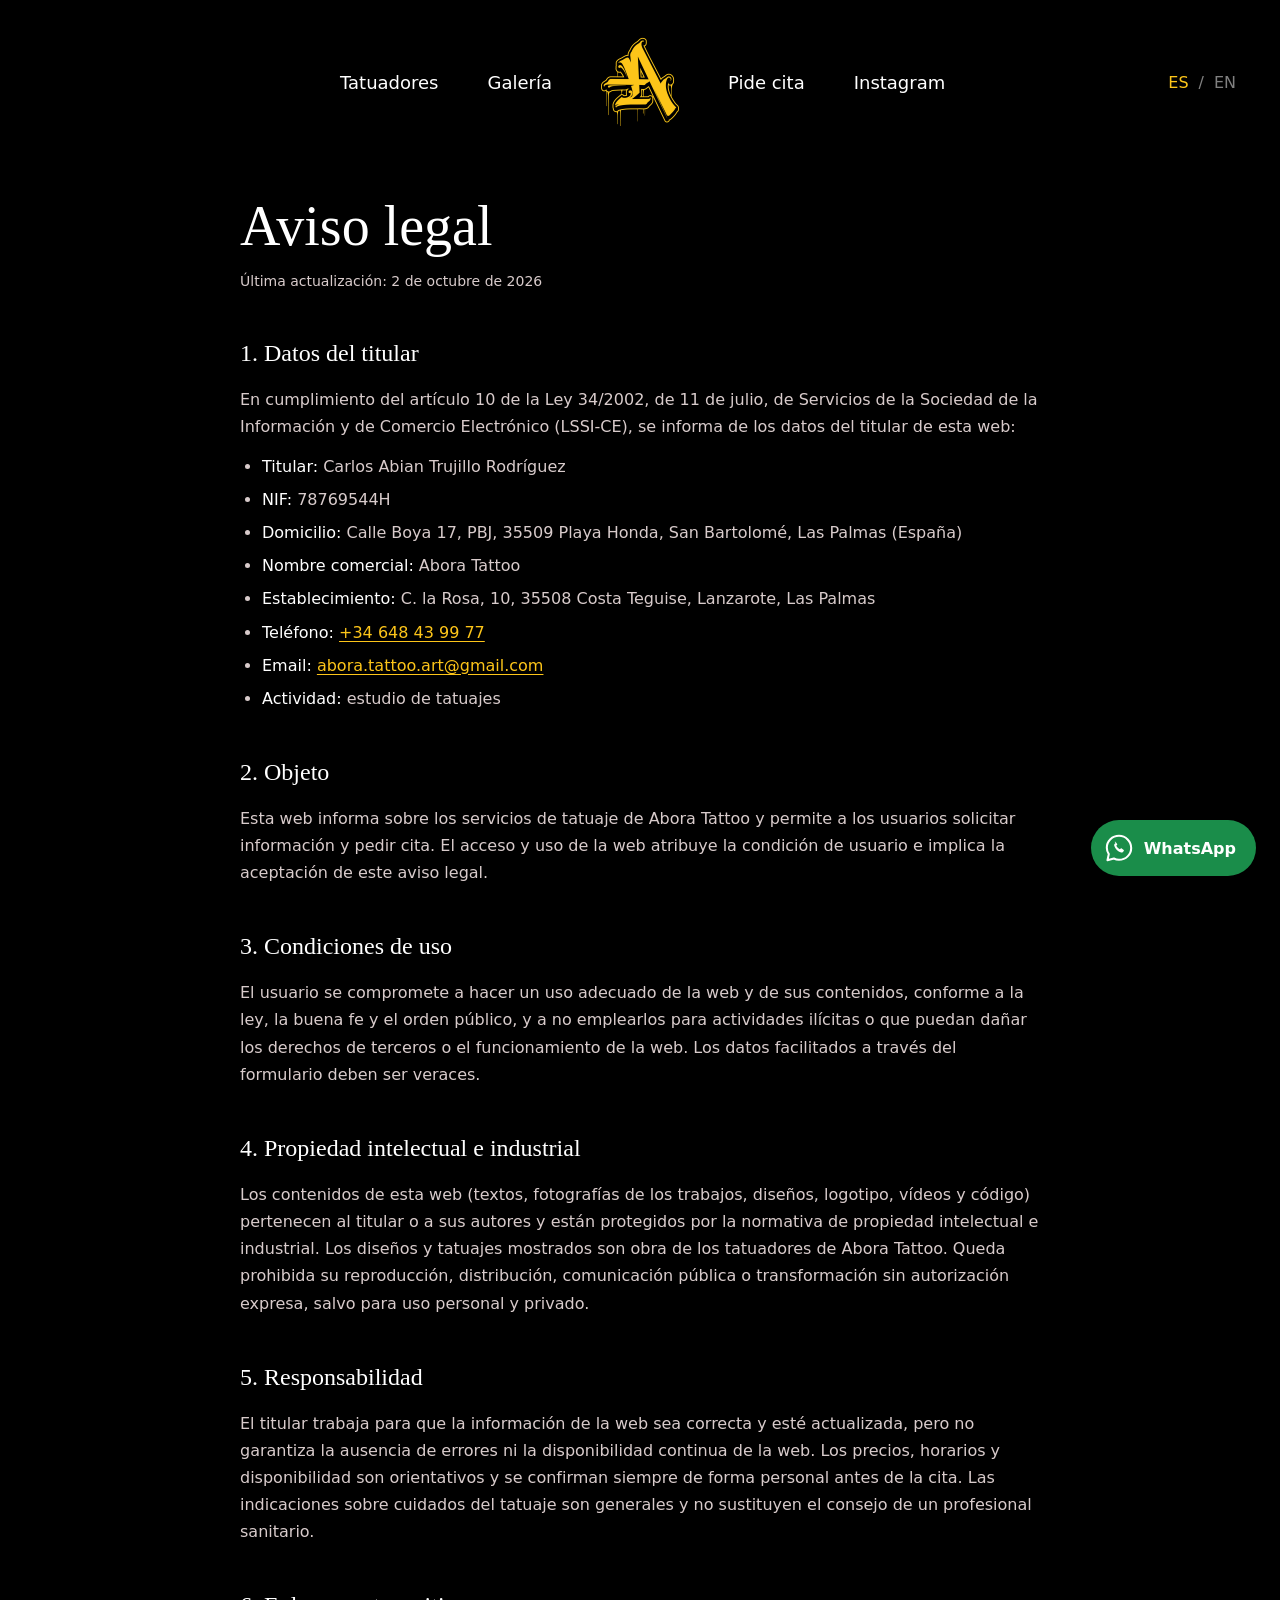
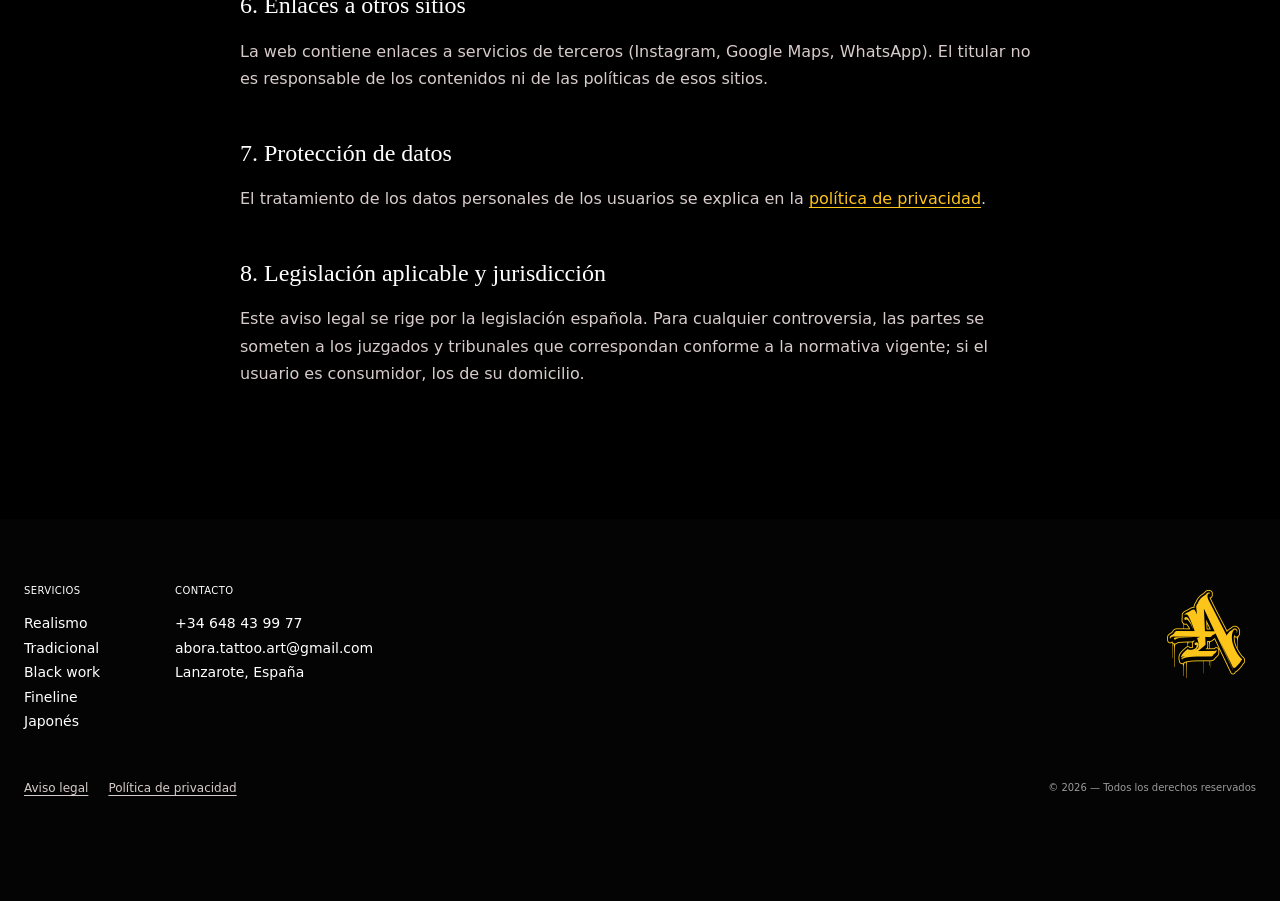
<file: aviso-legal.html>
<!DOCTYPE html>
<html lang="es">
<head>
  <meta charset="UTF-8">
  <meta name="viewport" content="width=device-width, initial-scale=1.0">
  <meta name="color-scheme" content="dark">
  <meta http-equiv="Content-Security-Policy" content="default-src 'self'; script-src 'self'; style-src 'self' https://fonts.googleapis.com; font-src https://fonts.gstatic.com; img-src 'self' data:; media-src 'self'; connect-src https://api.web3forms.com; form-action 'self'; base-uri 'self'; object-src 'none'">
  <meta name="referrer" content="strict-origin-when-cross-origin">
  <!-- i18n:alternates (generado por build.js) -->
  <link rel="canonical" href="https://aboratattoo.es/aviso-legal.html">
  <link rel="alternate" hreflang="es" href="https://aboratattoo.es/aviso-legal.html">
  <link rel="alternate" hreflang="en" href="https://aboratattoo.es/en/aviso-legal.html">
  <link rel="alternate" hreflang="x-default" href="https://aboratattoo.es/aviso-legal.html">
  <!-- /i18n:alternates -->
  <meta name="robots" content="noindex, follow">
  <title>Aviso legal | Abora Tattoo</title>
  <link rel="icon" href="/favicon.ico" sizes="48x48">
  <link rel="icon" type="image/png" sizes="96x96" href="/assets/icons/favicon/favicon-96.png">
  <link rel="icon" type="image/png" sizes="192x192" href="/assets/icons/favicon/favicon-192.png">
  <link rel="apple-touch-icon" href="/assets/icons/favicon/apple-touch-icon.png">

  <link rel="preconnect" href="https://fonts.googleapis.com">
  <link rel="preconnect" href="https://fonts.gstatic.com" crossorigin>
  <link href="https://fonts.googleapis.com/css2?family=Inter:wght@400;500&family=Lato:wght@400&family=Roboto+Flex:opsz,wght@8..144,500;8..144,700&family=Roboto+Serif:opsz,wght@8..144,500;8..144,700&family=Roboto:wdth,wght@75..100,300..600&display=swap" rel="stylesheet">

  <link rel="stylesheet" href="css/styles.css">
</head>
<body data-title-key="legalPage.title">

  <!-- ============ HEADER / NAV (versión compacta para páginas interiores) ============ -->
  <header class="header header--page">
    <nav class="nav" aria-label="Principal" data-i18n-aria="nav.aria">
      <ul class="nav__group">
        <li><a href="index.html#team" data-i18n="nav.artists">Tatuadores</a></li>
        <li><a href="galeria.html" data-i18n="nav.gallery">Galería</a></li>
      </ul>
      <a href="index.html" class="nav__logo" aria-label="Abora Tattoo – Inicio" data-i18n-aria="nav.home">
        <img src="assets/img/logo.png" alt="Abora Tattoo" width="100" height="100">
      </a>
      <ul class="nav__group">
        <li><a href="index.html#contact" data-i18n="nav.contact">Pide cita</a></li>
        <li><a href="https://www.instagram.com/abora.tattoo.gallery.sl/" target="_blank" rel="noopener">Instagram</a></li>
      </ul>

      <!-- Selector de idioma: cada idioma tiene su propia página (/ y /en/). La versión /en/ la genera build.js -->
      <div class="lang-switch" role="group" aria-label="Idioma / Language">
        <a class="lang-switch__btn" data-lang="es" href="aviso-legal.html" hreflang="es" lang="es" aria-current="true" aria-label="Español">ES</a>
        <span class="lang-switch__sep" aria-hidden="true">/</span>
        <a class="lang-switch__btn" data-lang="en" href="en/aviso-legal.html" hreflang="en" lang="en" aria-label="English">EN</a>
      </div>

      <button class="nav__toggle" aria-label="Abrir menú" aria-expanded="false" aria-controls="mobile-menu">
        <span></span><span></span><span></span>
      </button>
    </nav>
    <div class="mobile-menu" id="mobile-menu" hidden>
      <a href="index.html#team" data-i18n="nav.artists">Tatuadores</a>
      <a href="galeria.html" data-i18n="nav.gallery">Galería</a>
      <a href="index.html#contact" data-i18n="nav.contact">Pide cita</a>
      <a href="https://www.instagram.com/abora.tattoo.gallery.sl/" target="_blank" rel="noopener">Instagram</a>
    </div>
  </header>

  <main class="legal">
    <!-- i18n:legal-body (en /en/ se sustituye por legal/aviso-legal.en.html) -->
    <article class="legal__inner">
        <h1 class="legal__title">Aviso legal</h1>
        <p class="legal__updated">Última actualización: 2 de octubre de 2026</p>

        <h2>1. Datos del titular</h2>
        <p>En cumplimiento del artículo 10 de la Ley 34/2002, de 11 de julio, de Servicios de la Sociedad de la Información y de Comercio Electrónico (LSSI-CE), se informa de los datos del titular de esta web:</p>
        <ul>
          <li><strong>Titular:</strong> Carlos Abian Trujillo Rodríguez</li>
          <li><strong>NIF:</strong> 78769544H</li>
          <li><strong>Domicilio:</strong> Calle Boya 17, PBJ, 35509 Playa Honda, San Bartolomé, Las Palmas (España)</li>
          <li><strong>Nombre comercial:</strong> Abora Tattoo</li>
          <li><strong>Establecimiento:</strong> C. la Rosa, 10, 35508 Costa Teguise, Lanzarote, Las Palmas</li>
          <li><strong>Teléfono:</strong> <a href="tel:+34648439977">+34 648 43 99 77</a></li>
          <li><strong>Email:</strong> <a class="js-email" data-user="abora.tattoo.art" data-domain="gmail.com" href="#">abora.tattoo.art [arroba] gmail.com</a></li>
          <li><strong>Actividad:</strong> estudio de tatuajes</li>
        </ul>

        <h2>2. Objeto</h2>
        <p>Esta web informa sobre los servicios de tatuaje de Abora Tattoo y permite a los usuarios solicitar información y pedir cita. El acceso y uso de la web atribuye la condición de usuario e implica la aceptación de este aviso legal.</p>

        <h2>3. Condiciones de uso</h2>
        <p>El usuario se compromete a hacer un uso adecuado de la web y de sus contenidos, conforme a la ley, la buena fe y el orden público, y a no emplearlos para actividades ilícitas o que puedan dañar los derechos de terceros o el funcionamiento de la web. Los datos facilitados a través del formulario deben ser veraces.</p>

        <h2>4. Propiedad intelectual e industrial</h2>
        <p>Los contenidos de esta web (textos, fotografías de los trabajos, diseños, logotipo, vídeos y código) pertenecen al titular o a sus autores y están protegidos por la normativa de propiedad intelectual e industrial. Los diseños y tatuajes mostrados son obra de los tatuadores de Abora Tattoo. Queda prohibida su reproducción, distribución, comunicación pública o transformación sin autorización expresa, salvo para uso personal y privado.</p>

        <h2>5. Responsabilidad</h2>
        <p>El titular trabaja para que la información de la web sea correcta y esté actualizada, pero no garantiza la ausencia de errores ni la disponibilidad continua de la web. Los precios, horarios y disponibilidad son orientativos y se confirman siempre de forma personal antes de la cita. Las indicaciones sobre cuidados del tatuaje son generales y no sustituyen el consejo de un profesional sanitario.</p>

        <h2>6. Enlaces a otros sitios</h2>
        <p>La web contiene enlaces a servicios de terceros (Instagram, Google Maps, WhatsApp). El titular no es responsable de los contenidos ni de las políticas de esos sitios.</p>

        <h2>7. Protección de datos</h2>
        <p>El tratamiento de los datos personales de los usuarios se explica en la <a href="privacidad.html">política de privacidad</a>.</p>

        <h2>8. Legislación aplicable y jurisdicción</h2>
        <p>Este aviso legal se rige por la legislación española. Para cualquier controversia, las partes se someten a los juzgados y tribunales que correspondan conforme a la normativa vigente; si el usuario es consumidor, los de su domicilio.</p>
    </article>
    <!-- /i18n:legal-body -->
  </main>

  <!-- ============ FOOTER ============ -->
  <footer class="footer">
    <div class="footer__inner">
      <div class="footer__top">
        <div class="footer__cols">
          <div class="footer__col">
            <h4 data-i18n="footer.services">Servicios</h4>
            <ul>
              <li data-i18n="style.realism">Realismo</li>
              <li data-i18n="style.traditional">Tradicional</li>
              <li data-i18n="style.blackwork">Black work</li>
              <li data-i18n="style.fineline">Fineline</li>
              <li data-i18n="style.japanese">Japonés</li>
            </ul>
          </div>
          <div class="footer__col footer__col--wide">
            <h4 data-i18n="footer.contact">Contacto</h4>
            <ul>
              <li><a href="tel:+34648439977">+34 648 43 99 77</a></li>
              <li><a class="js-email" data-user="abora.tattoo.art" data-domain="gmail.com" href="index.html#contact">abora.tattoo.art [arroba] gmail.com</a></li>
              <li data-i18n="footer.location">Lanzarote, España</li>
            </ul>
          </div>
        </div>
        <img class="footer__logo" src="assets/img/logo.png" alt="Abora Tattoo" width="100" height="100" loading="lazy">
      </div>
      <div class="footer__bottom">
        <nav class="footer__legal" aria-label="Legal">
          <a href="aviso-legal.html" data-i18n="footer.legal">Aviso legal</a>
          <a href="privacidad.html" data-i18n="footer.privacy">Política de privacidad</a>
        </nav>
        <p class="footer__copy">© <span id="year">2025</span> — <span data-i18n="footer.rights">Todos los derechos reservados</span></p>
      </div>
    </div>
  </footer>

  <!-- Botón flotante de WhatsApp (el mensaje inicial se traduce en js/main.js) -->
  <a class="whatsapp" href="https://wa.me/34648439977" target="_blank" rel="noopener" aria-label="Escríbenos por WhatsApp" data-i18n-aria="whatsapp.aria">
    <svg class="whatsapp__icon" viewBox="0 0 32 32" width="30" height="30" aria-hidden="true" focusable="false">
      <path d="M16 3C8.8 3 3 8.6 3 15.6c0 2.5.8 4.9 2.1 6.9L3.7 29l6.8-1.8c1.7.9 3.6 1.4 5.5 1.4 7.2 0 13-5.6 13-12.6S23.2 3 16 3Z" fill="none" stroke="#fff" stroke-width="2.2" stroke-linejoin="round"/>
      <path d="M11.4 9.6c.3-.3.7-.3 1-.1l1.6 2.1c.2.3.2.7 0 1l-.9 1.1c.8 1.6 2.1 2.9 3.7 3.7l1.1-.9c.3-.2.7-.2 1 0l2.1 1.6c.3.2.4.7.1 1l-.9 1.1c-.5.6-1.3.8-2 .6-3.5-1.1-6.2-3.8-7.3-7.3-.2-.7 0-1.5.6-2l.9-.9Z" fill="#fff"/>
    </svg>
    <span class="whatsapp__label" data-i18n="whatsapp.label">WhatsApp</span>
  </a>

  <script src="js/i18n.js"></script>
  <script src="js/main.js"></script>
</body>
</html>
</file>
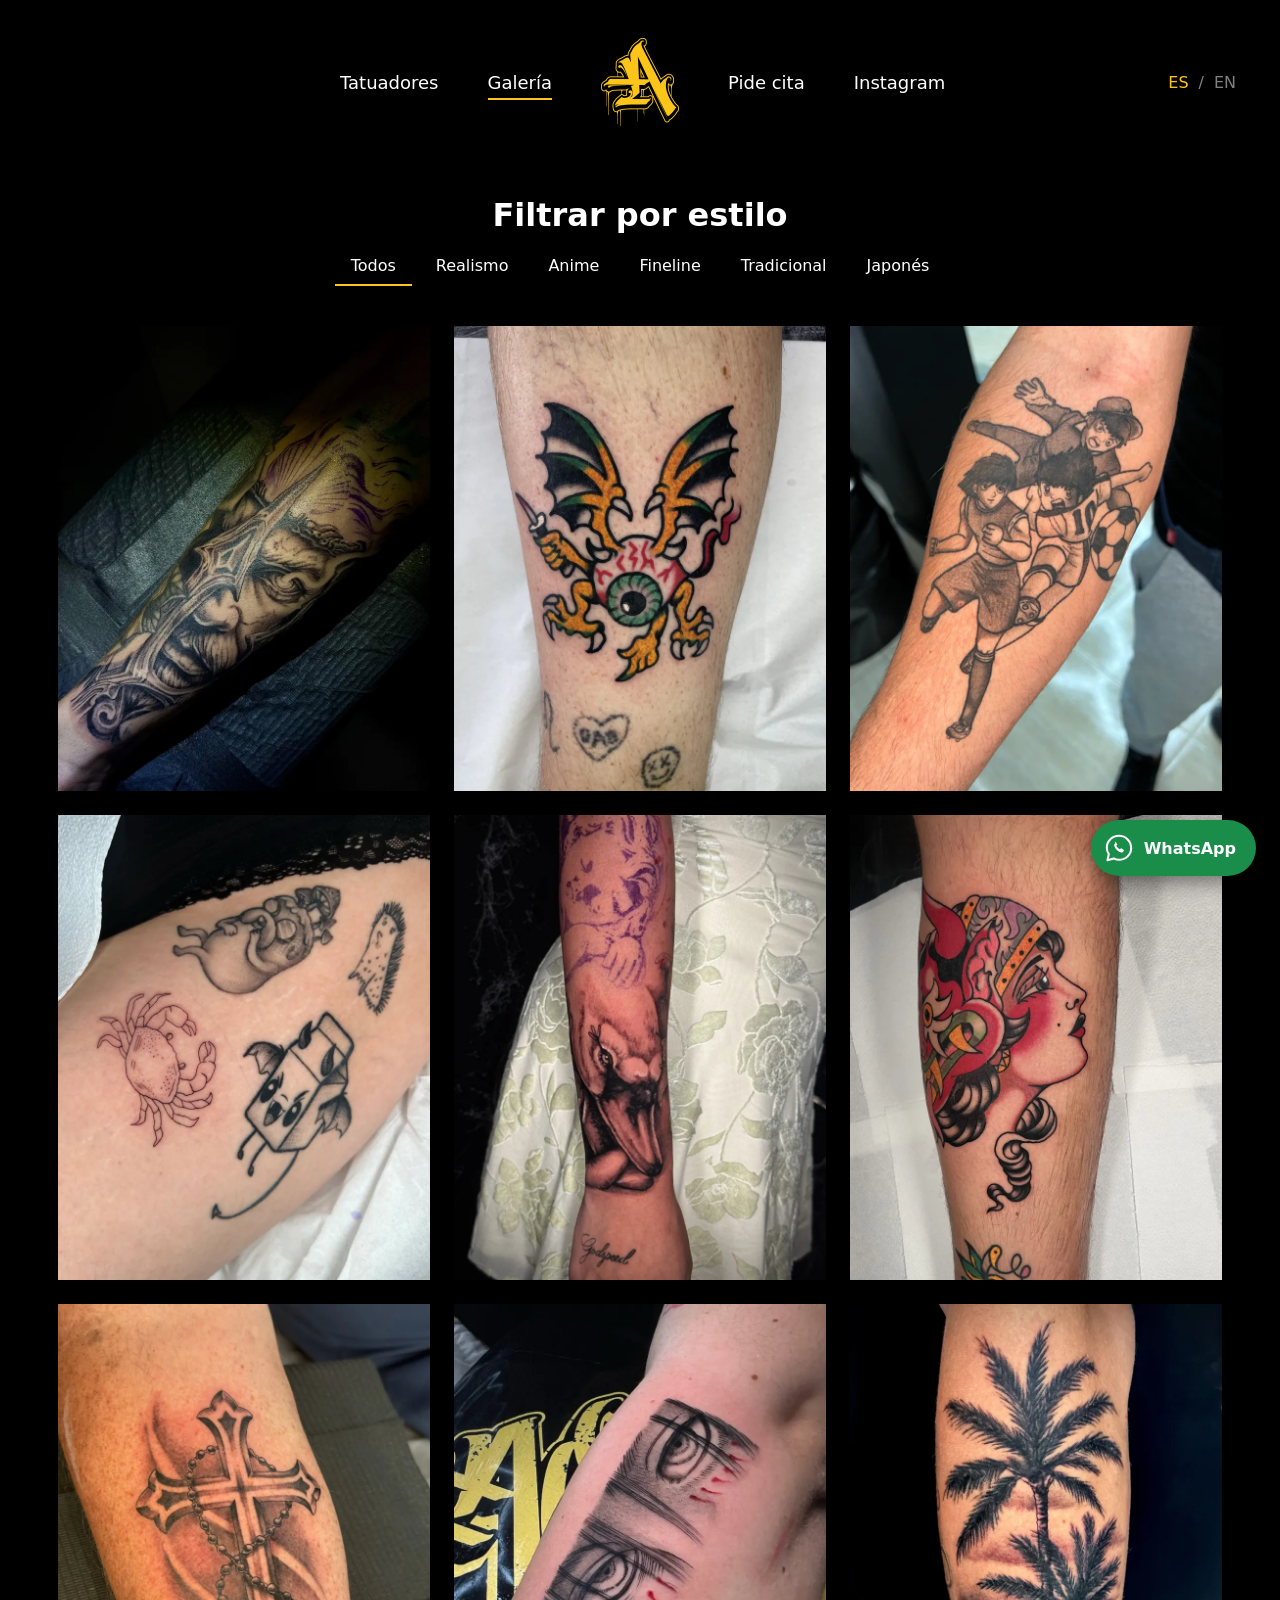
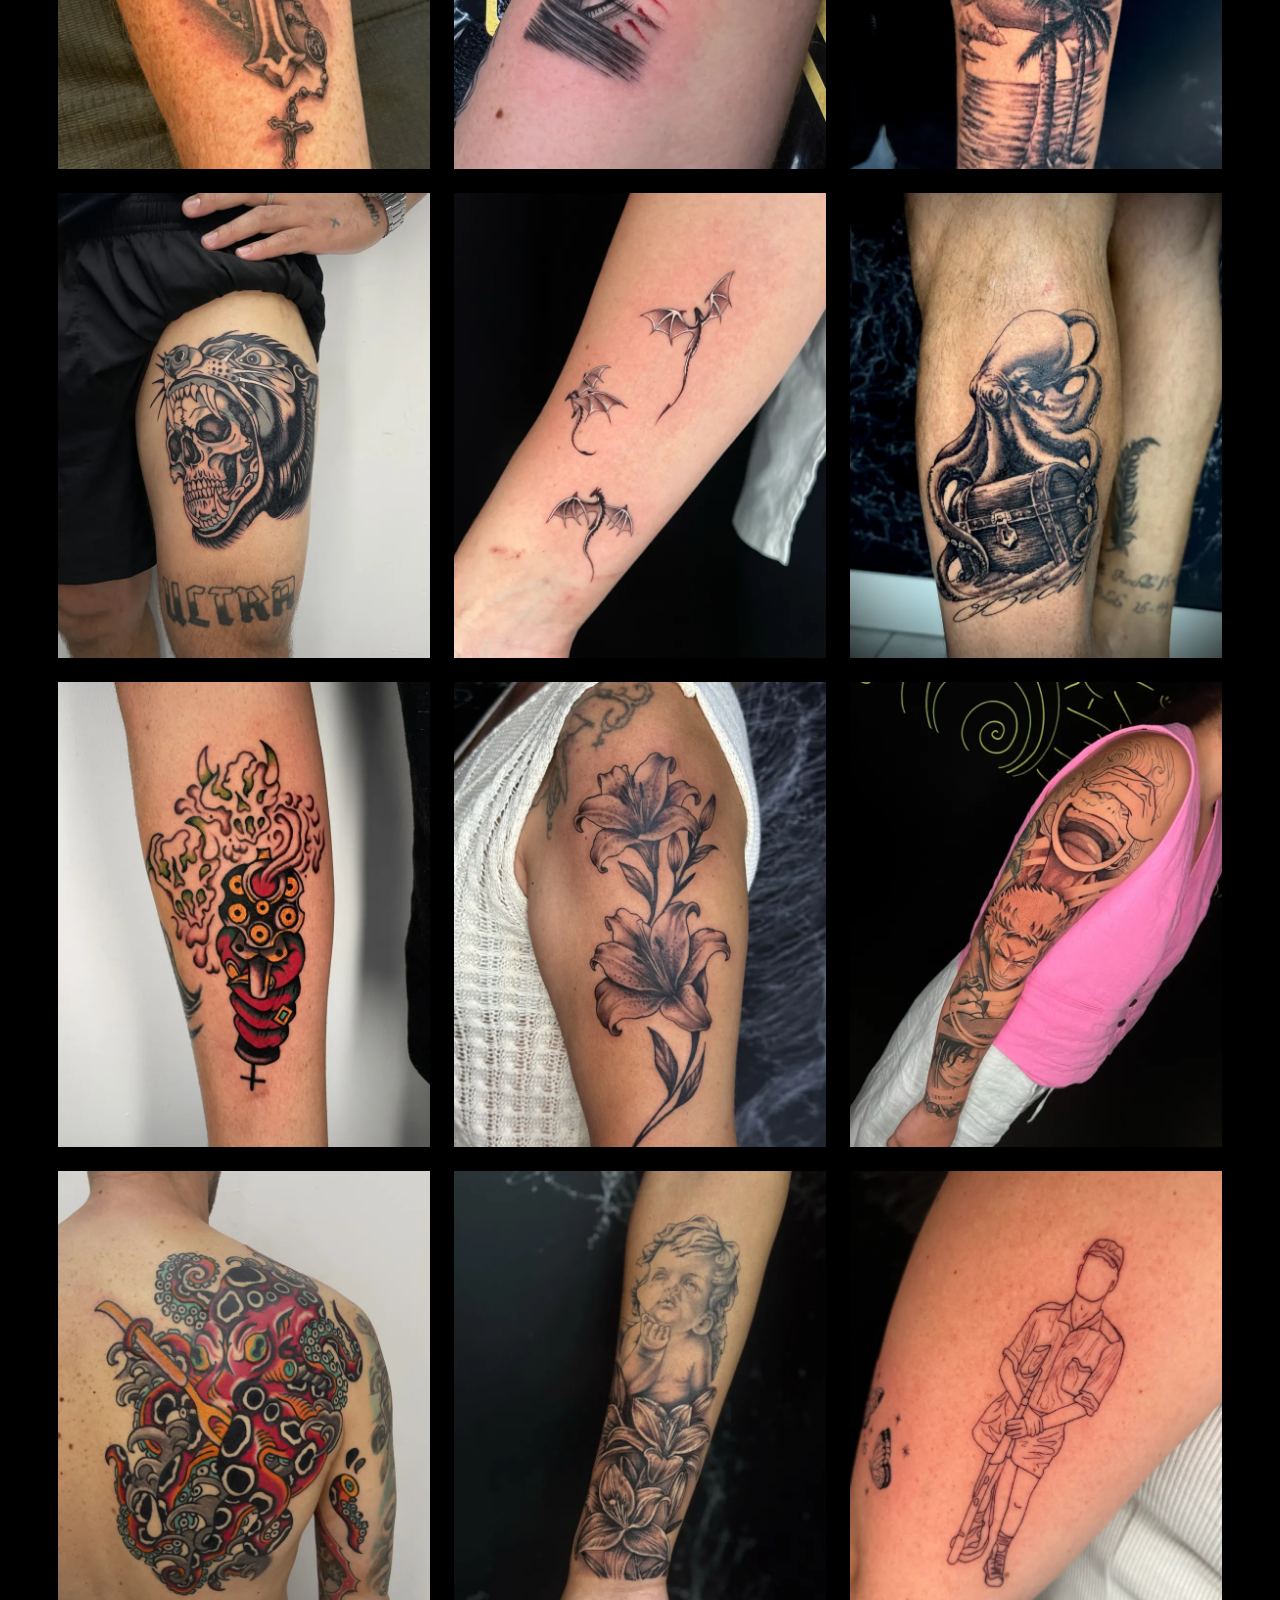
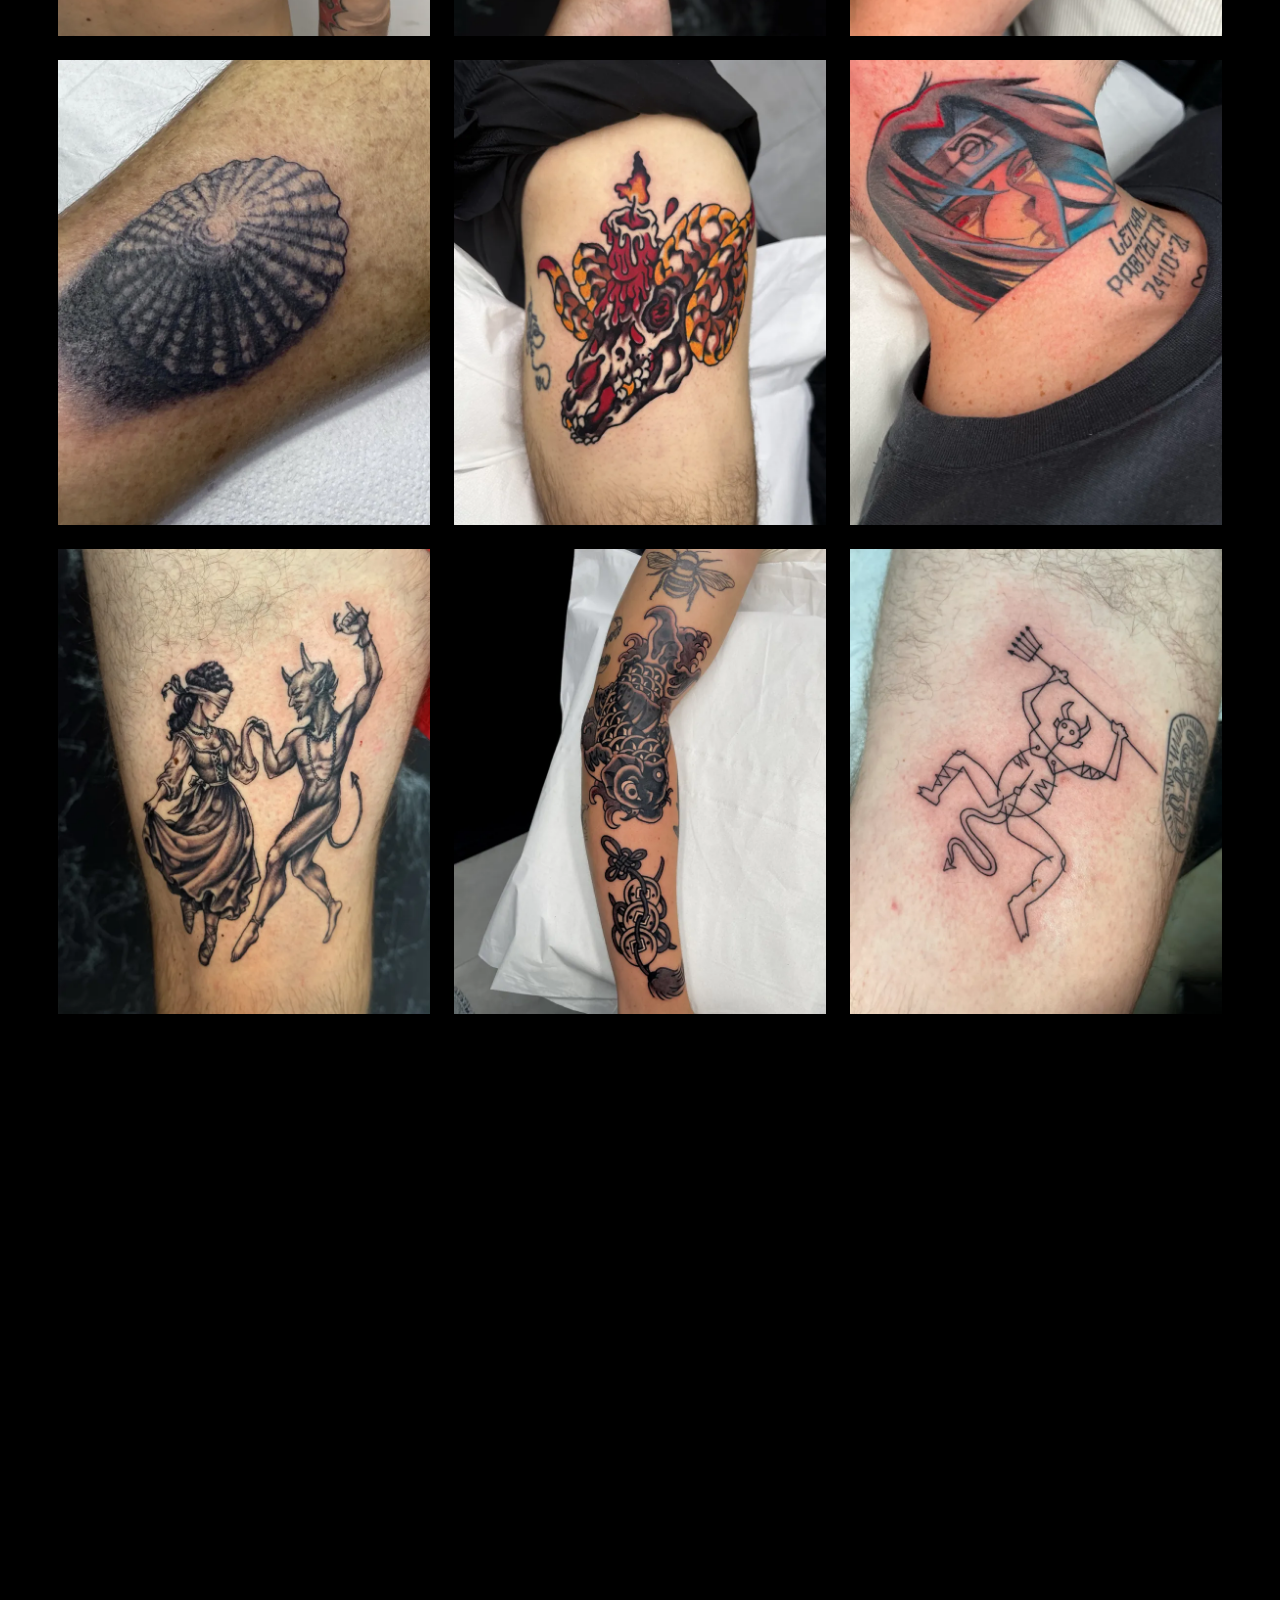
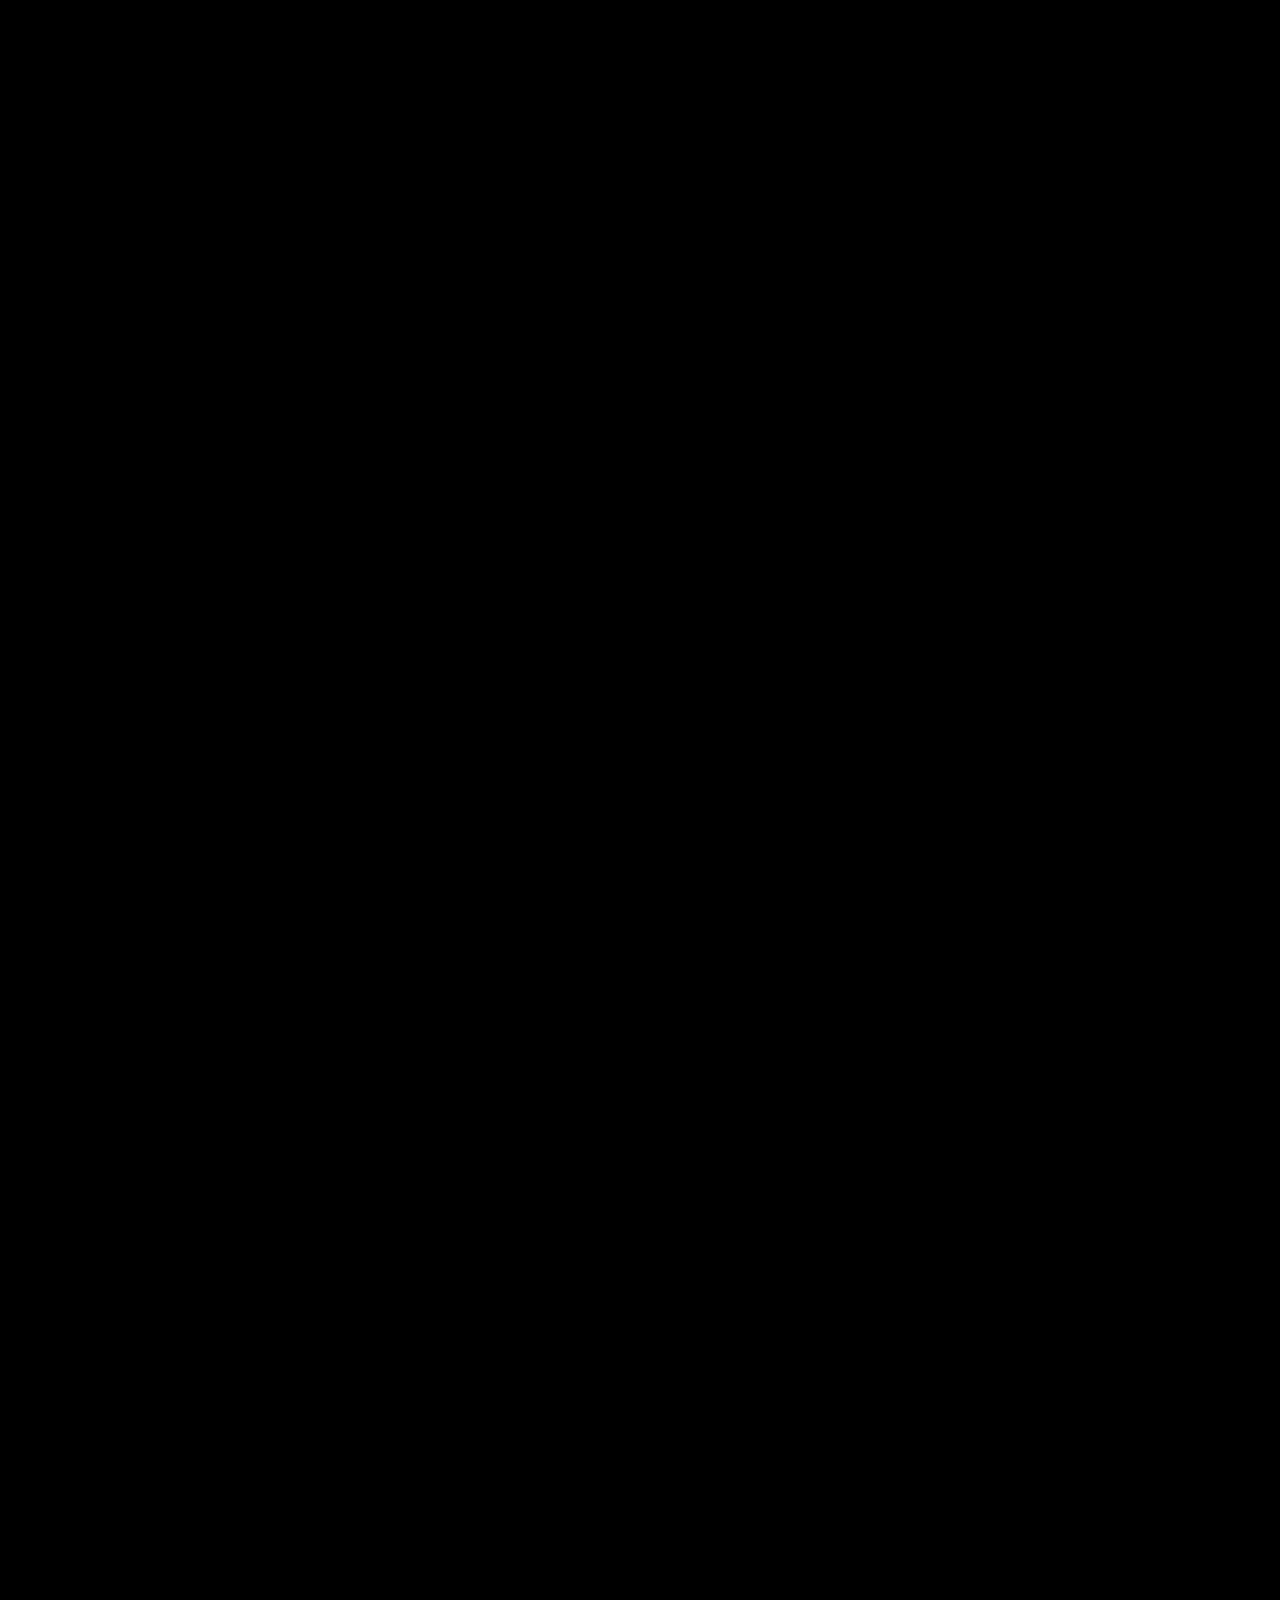
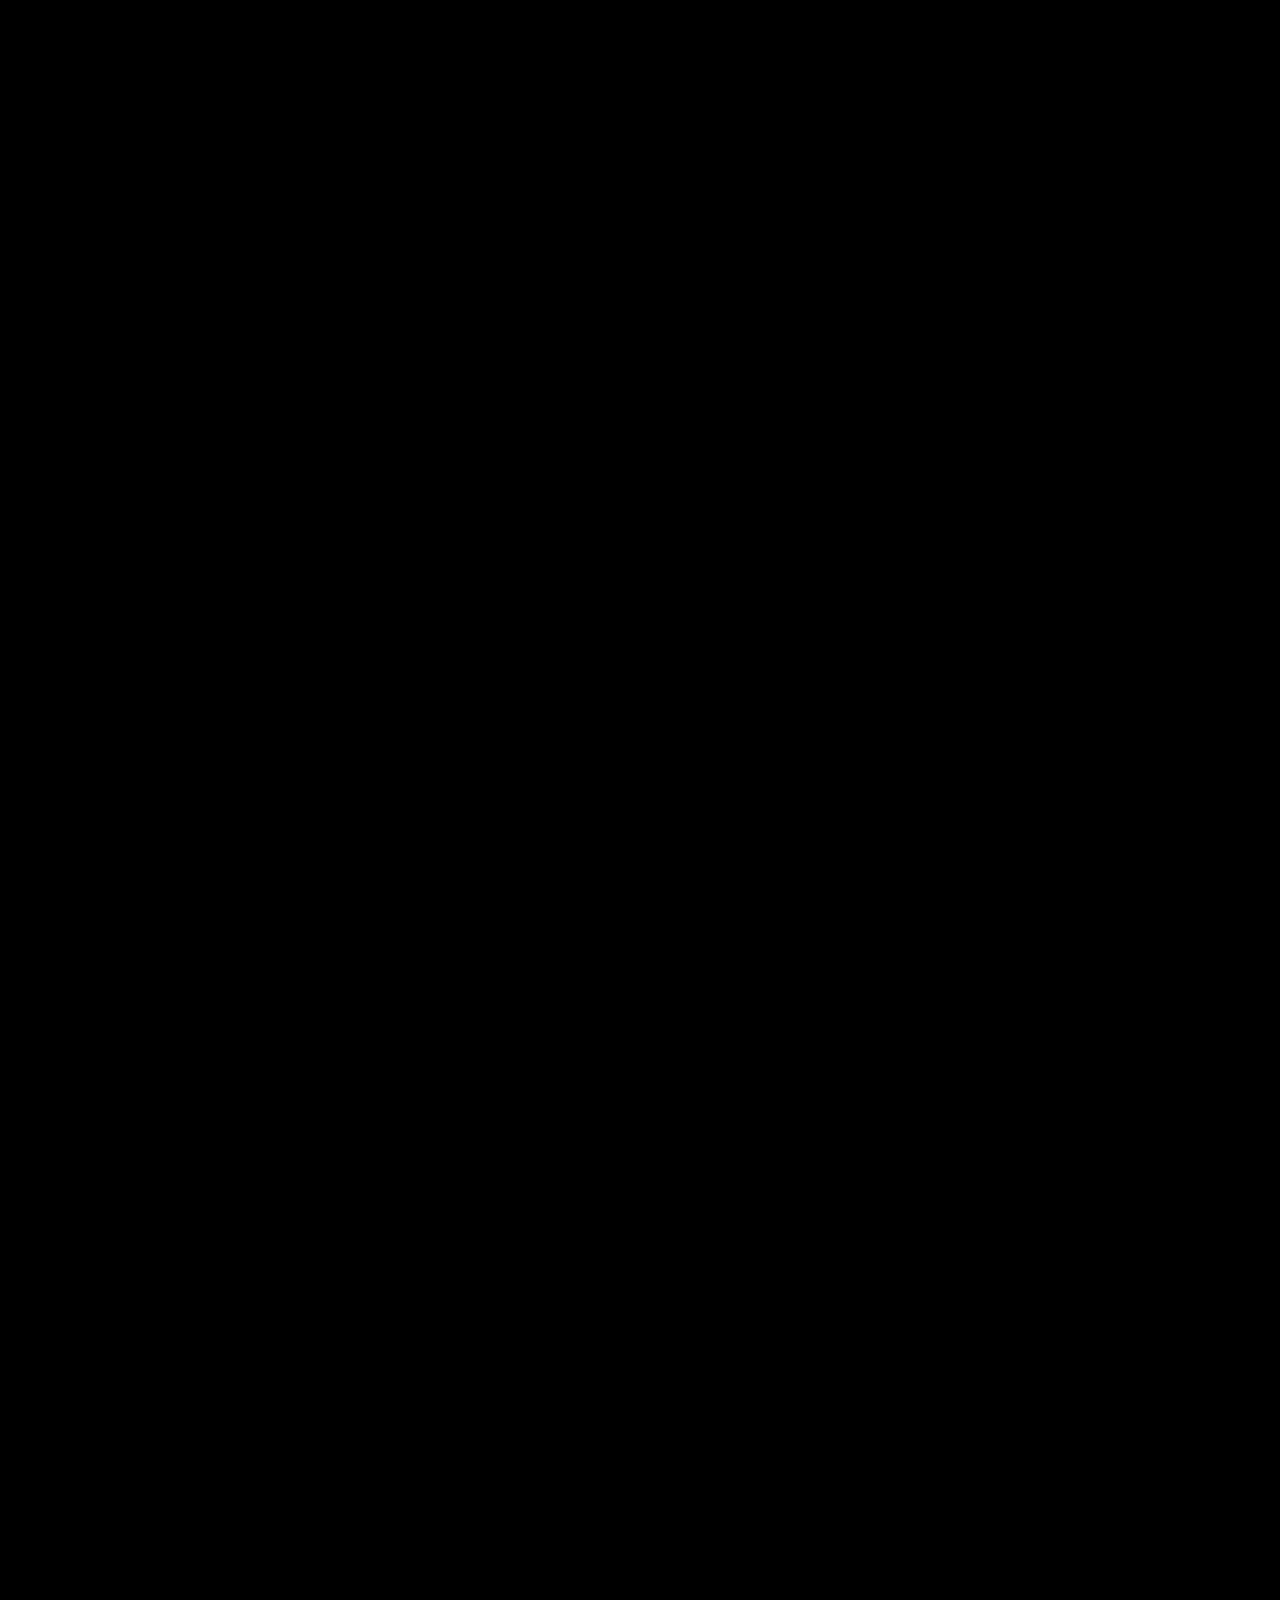
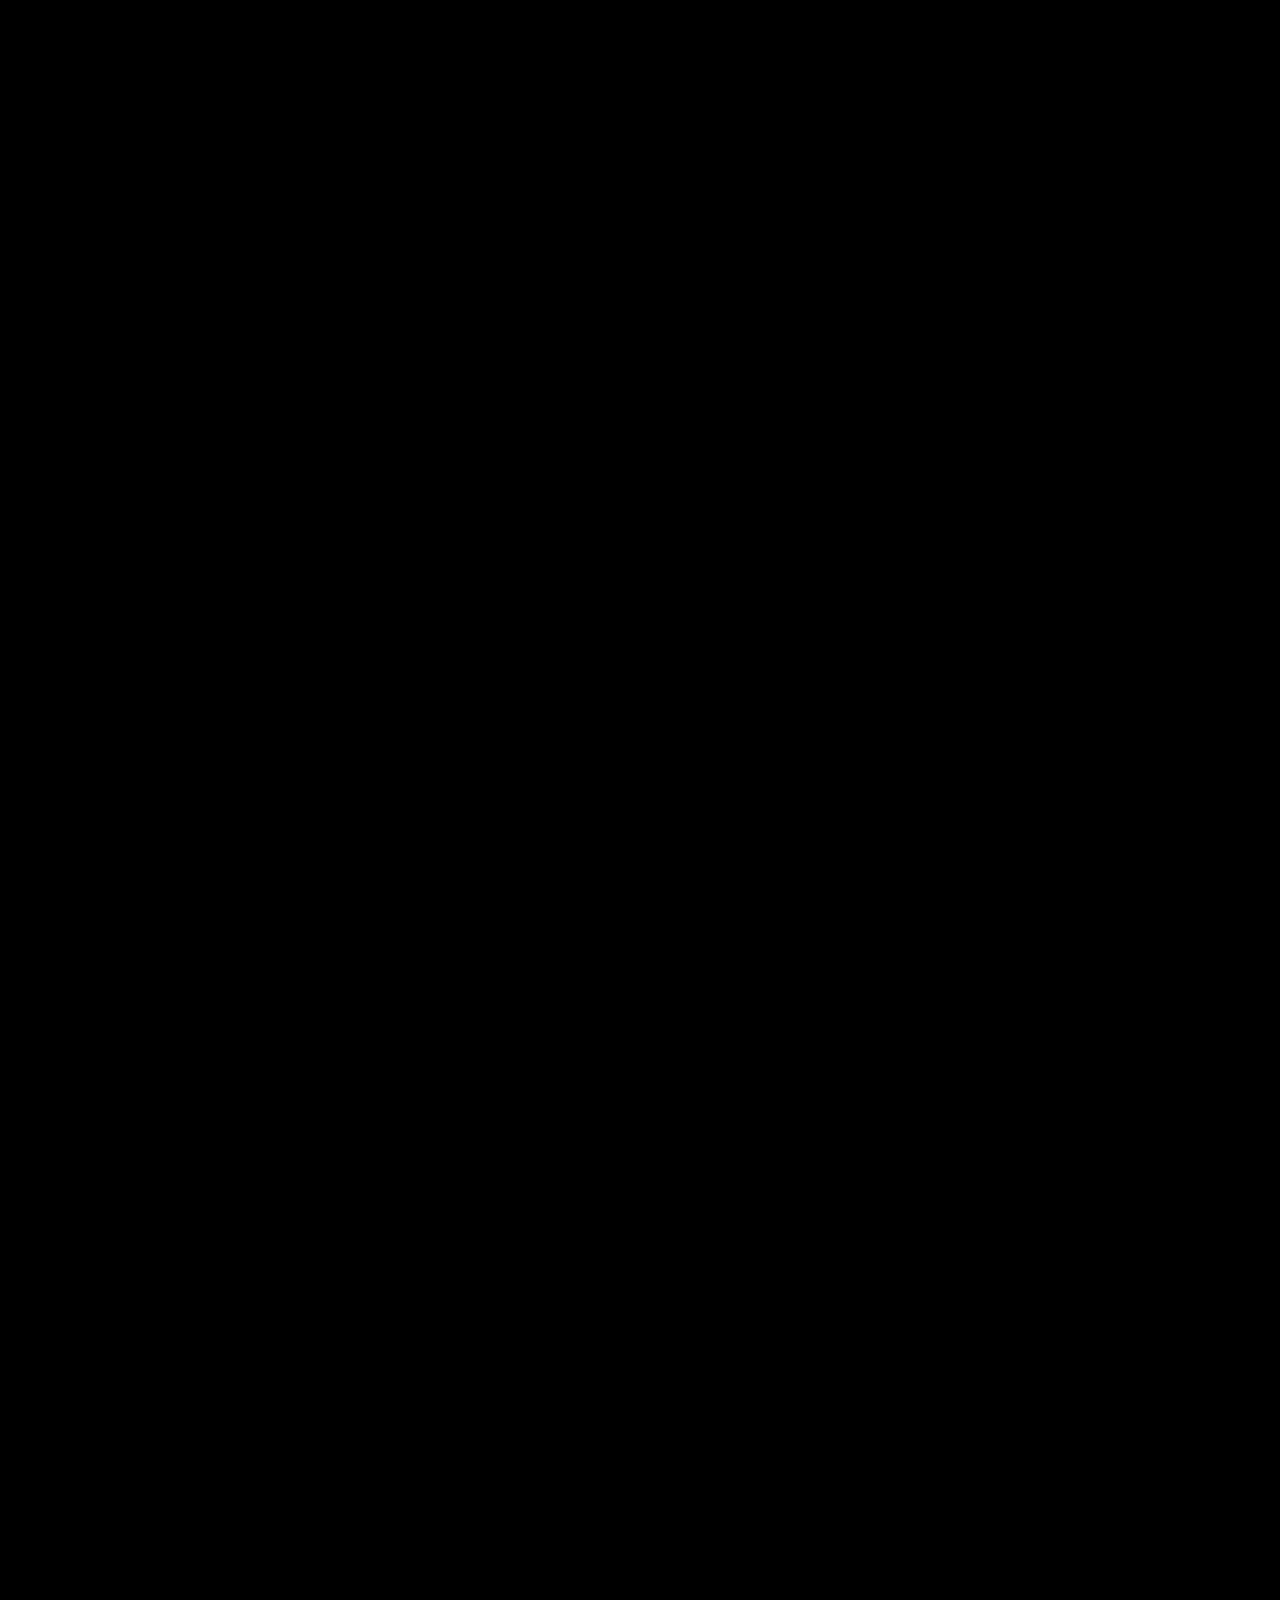
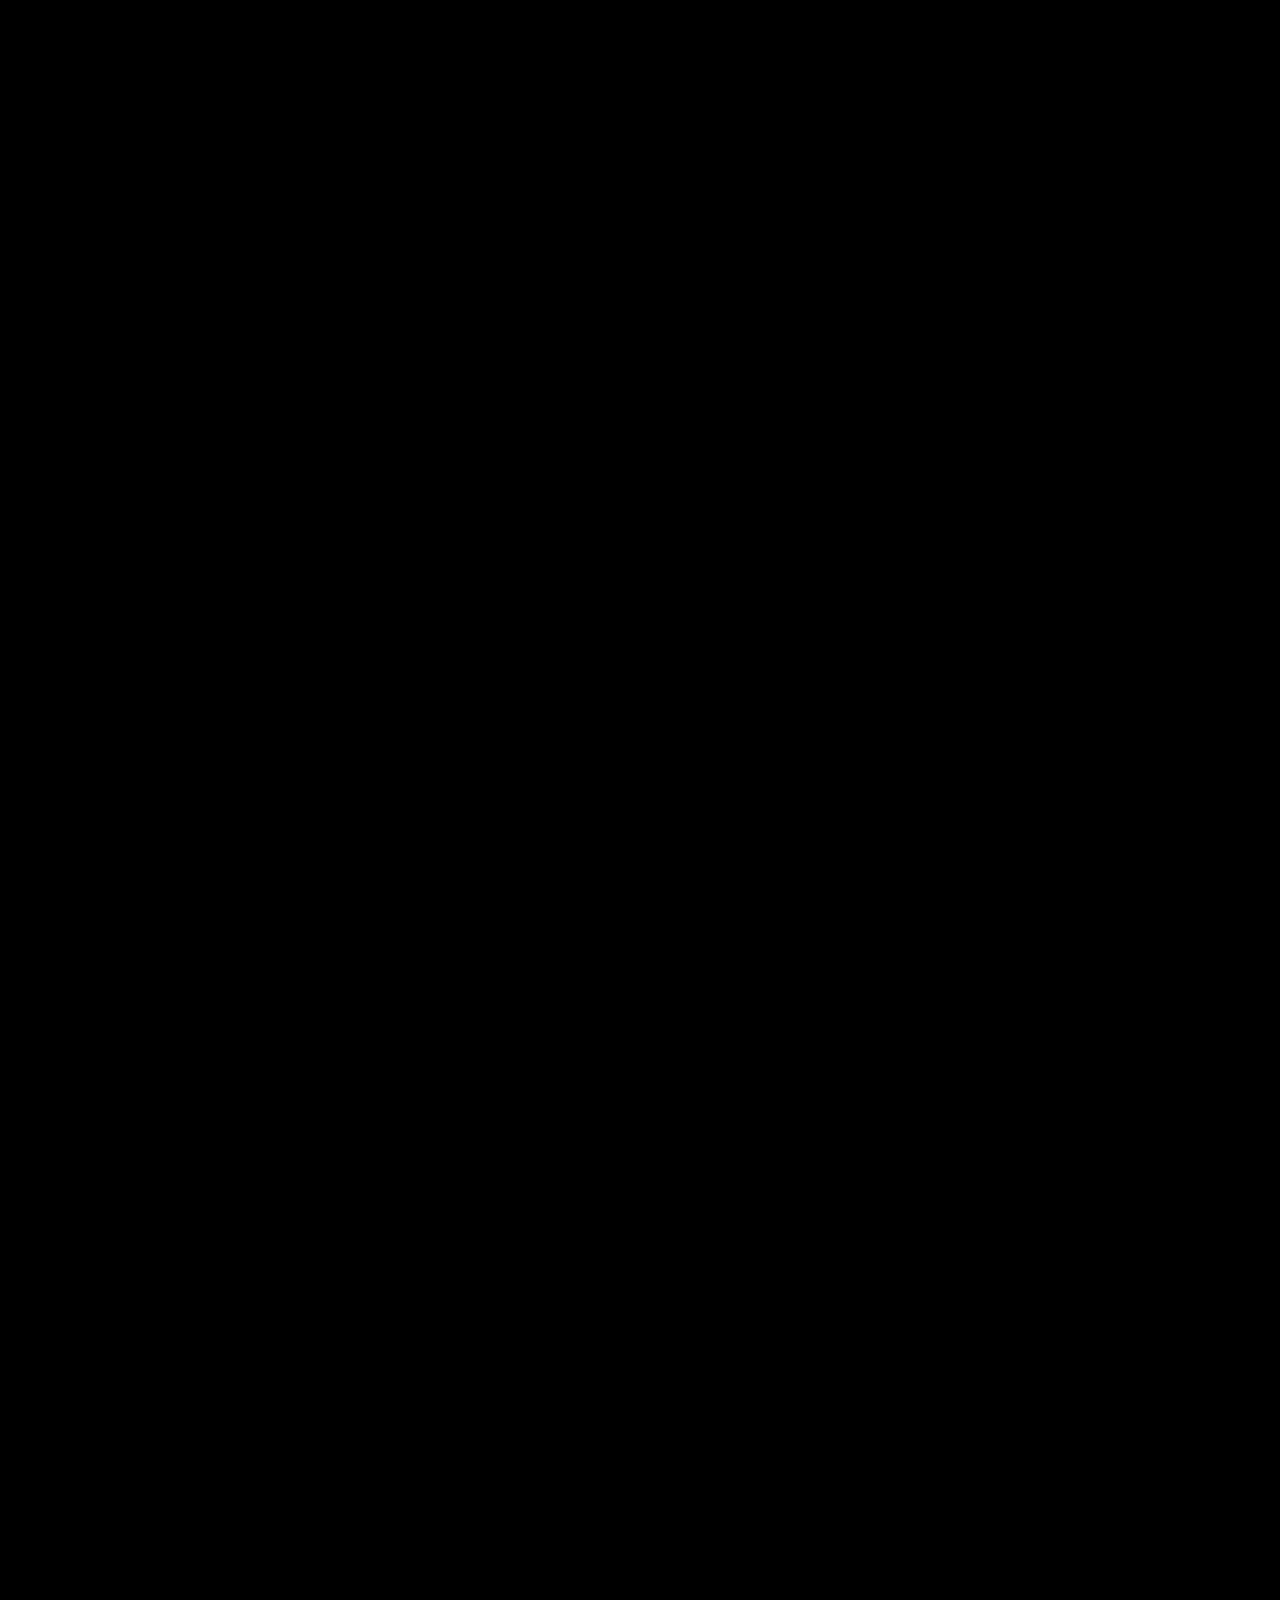
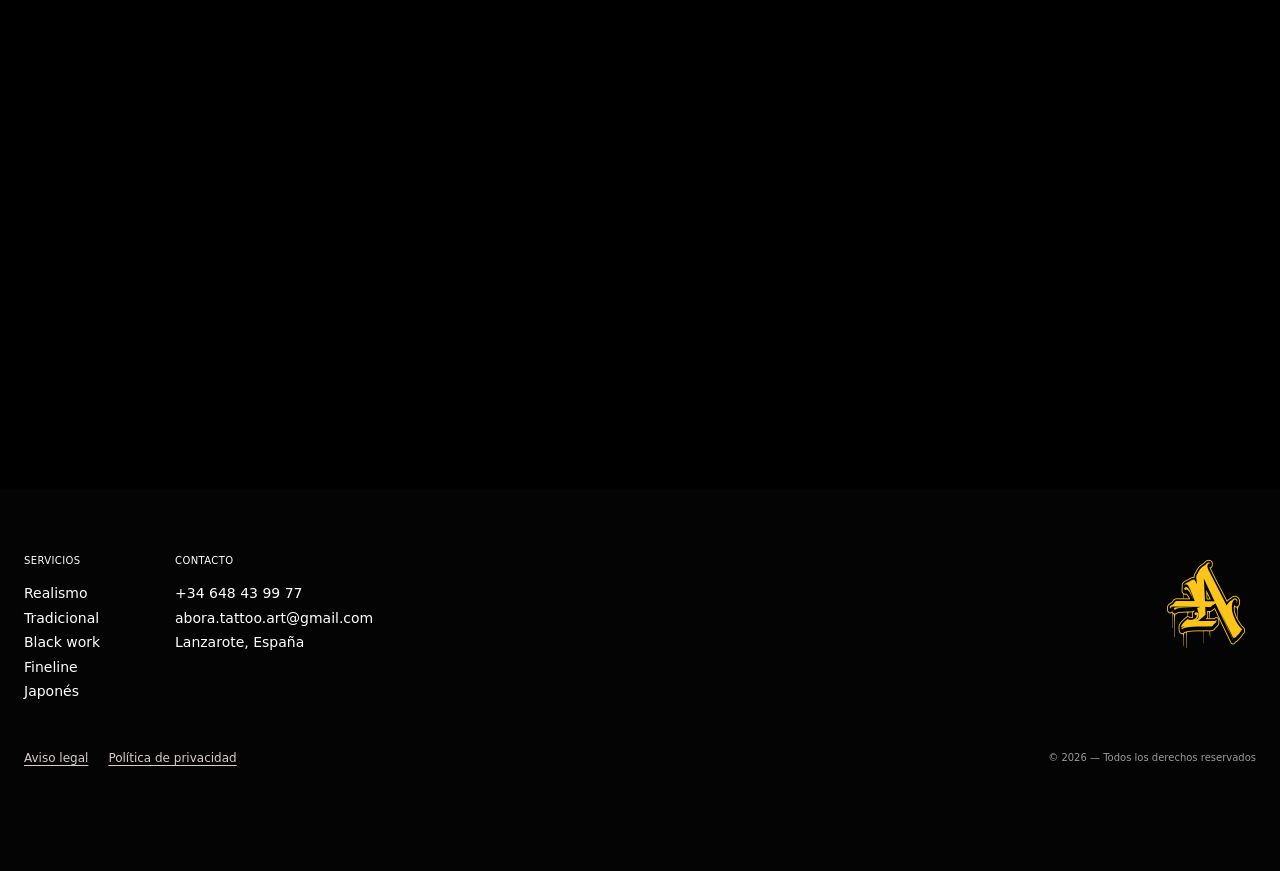
<file: galeria.html>
<!DOCTYPE html>
<html lang="es">
<head>
  <meta charset="UTF-8">
  <meta name="viewport" content="width=device-width, initial-scale=1.0">
  <meta name="color-scheme" content="dark">
  <meta http-equiv="Content-Security-Policy" content="default-src 'self'; script-src 'self'; style-src 'self' https://fonts.googleapis.com; font-src https://fonts.gstatic.com; img-src 'self' data:; media-src 'self'; connect-src https://api.web3forms.com; form-action 'self'; base-uri 'self'; object-src 'none'">
  <meta name="referrer" content="strict-origin-when-cross-origin">
  <!-- i18n:alternates (generado por build.js) -->
  <link rel="canonical" href="https://aboratattoo.es/galeria.html">
  <link rel="alternate" hreflang="es" href="https://aboratattoo.es/galeria.html">
  <link rel="alternate" hreflang="en" href="https://aboratattoo.es/en/galeria.html">
  <link rel="alternate" hreflang="x-default" href="https://aboratattoo.es/galeria.html">
  <!-- /i18n:alternates -->
  <!-- i18n:social (generado por build.js) -->
  <meta property="og:type" content="website">
  <meta property="og:site_name" content="Abora Tattoo">
  <meta property="og:title" content="Galería de tatuajes | Abora Tattoo – Lanzarote">
  <meta property="og:description" content="Galería de tatuajes de Abora Tattoo en Costa Teguise, Lanzarote: realismo, fineline, tradicional, japonés y más. Filtra por estilo.">
  <meta property="og:url" content="https://aboratattoo.es/galeria.html">
  <meta property="og:image" content="https://aboratattoo.es/assets/img/og-image.jpg">
  <meta property="og:image:width" content="1200">
  <meta property="og:image:height" content="630">
  <meta property="og:image:alt" content="Tatuadores de Abora Tattoo en el estudio de Costa Teguise, Lanzarote">
  <meta property="og:locale" content="es_ES">
  <meta property="og:locale:alternate" content="en_GB">
  <meta name="twitter:card" content="summary_large_image">
  <!-- /i18n:social -->
  <meta name="description" content="Galería de tatuajes de Abora Tattoo en Costa Teguise, Lanzarote: realismo, fineline, tradicional, japonés y más. Filtra por estilo." data-i18n-content="galleryPage.description">
  <title>Galería de tatuajes | Abora Tattoo – Lanzarote</title>
  <link rel="icon" href="/favicon.ico" sizes="48x48">
  <link rel="icon" type="image/png" sizes="96x96" href="/assets/icons/favicon/favicon-96.png">
  <link rel="icon" type="image/png" sizes="192x192" href="/assets/icons/favicon/favicon-192.png">
  <link rel="apple-touch-icon" href="/assets/icons/favicon/apple-touch-icon.png">

  <link rel="preconnect" href="https://fonts.googleapis.com">
  <link rel="preconnect" href="https://fonts.gstatic.com" crossorigin>
  <link href="https://fonts.googleapis.com/css2?family=Inter:wght@400;500&family=Lato:wght@400&family=Roboto+Flex:opsz,wght@8..144,500;8..144,700&family=Roboto+Serif:opsz,wght@8..144,500;8..144,700&family=Roboto:wdth,wght@75..100,300..600&display=swap" rel="stylesheet">

  <link rel="stylesheet" href="css/styles.css">
</head>
<body data-title-key="galleryPage.title">

  <!-- ============ HEADER / NAV (versión compacta para páginas interiores) ============ -->
  <header class="header header--page">
    <nav class="nav" aria-label="Principal" data-i18n-aria="nav.aria">
      <ul class="nav__group">
        <li><a href="index.html#team" data-i18n="nav.artists">Tatuadores</a></li>
        <li><a href="galeria.html" class="is-active" aria-current="page" data-i18n="nav.gallery">Galería</a></li>
      </ul>
      <a href="index.html" class="nav__logo" aria-label="Abora Tattoo – Inicio" data-i18n-aria="nav.home">
        <img src="assets/img/logo.png" alt="Abora Tattoo" width="100" height="100">
      </a>
      <ul class="nav__group">
        <li><a href="index.html#contact" data-i18n="nav.contact">Pide cita</a></li>
        <li><a href="https://www.instagram.com/abora.tattoo.gallery.sl/" target="_blank" rel="noopener">Instagram</a></li>
      </ul>

      <!-- Selector de idioma: cada idioma tiene su propia página (/ y /en/). La versión /en/ la genera build.js -->
      <div class="lang-switch" role="group" aria-label="Idioma / Language">
        <a class="lang-switch__btn" data-lang="es" href="galeria.html" hreflang="es" lang="es" aria-current="true" aria-label="Español">ES</a>
        <span class="lang-switch__sep" aria-hidden="true">/</span>
        <a class="lang-switch__btn" data-lang="en" href="en/galeria.html" hreflang="en" lang="en" aria-label="English">EN</a>
      </div>

      <button class="nav__toggle" aria-label="Abrir menú" aria-expanded="false" aria-controls="mobile-menu">
        <span></span><span></span><span></span>
      </button>
    </nav>
    <div class="mobile-menu" id="mobile-menu" hidden>
      <a href="index.html#team" data-i18n="nav.artists">Tatuadores</a>
      <a href="galeria.html" aria-current="page" data-i18n="nav.gallery">Galería</a>
      <a href="index.html#contact" data-i18n="nav.contact">Pide cita</a>
      <a href="https://www.instagram.com/abora.tattoo.gallery.sl/" target="_blank" rel="noopener">Instagram</a>
    </div>
  </header>

  <main class="gallery-page">
    <h1 class="visually-hidden" data-i18n="galleryPage.h1">Galería de tatuajes de Abora Tattoo en Lanzarote</h1>

    <section class="gallery-page__inner" aria-labelledby="filter-title">
      <div class="gallery-page__head">
        <h2 class="gallery-page__title" id="filter-title" data-i18n="galleryPage.filterTitle">Filtrar por estilo</h2>
        <div class="filters" role="group" aria-labelledby="filter-title">
            <button type="button" class="filter is-active" data-filter="all" aria-pressed="true" data-i18n="galleryPage.all">Todos</button>
            <button type="button" class="filter" data-filter="realism" aria-pressed="false" data-i18n="galleryPage.realism">Realismo</button>
            <button type="button" class="filter" data-filter="anime" aria-pressed="false" data-i18n="galleryPage.anime">Anime</button>
            <button type="button" class="filter" data-filter="fineline" aria-pressed="false" data-i18n="galleryPage.fineline">Fineline</button>
            <button type="button" class="filter" data-filter="traditional" aria-pressed="false" data-i18n="galleryPage.traditional">Tradicional</button>
            <button type="button" class="filter" data-filter="japanese" aria-pressed="false" data-i18n="galleryPage.japanese">Japonés</button>
        </div>
      </div>

      <!-- Trabajos reales (assets/img/works/, 760×950, WebP), mezclados para que en «Todos» se alternen los estilos
           (al añadir uno, colócalo repartido entre los demás, no todos juntos al final), y, al final, fotos PROVISIONALES
           (assets/img/gallery-XX.jpg) en los estilos que aún no tienen fotos reales: sustitúyelas cuando las haya.
           data-style indica el estilo para el filtro: realism, anime, fineline, traditional o japanese -->
      <ul class="works" id="works">
          <li class="work" data-style="realism">
            <img src="assets/img/works/realismo-01.webp" alt="Retrato realista en negro y gris de Poseidón con su tridente, en el antebrazo" width="760" height="950" data-i18n-alt="works.realism01" loading="lazy">
          </li>
          <li class="work" data-style="traditional">
            <img src="assets/img/works/tradicional-01.webp" alt="Tatuaje tradicional en color de un ojo con alas de murciélago, garras y un puñal, en la pierna" width="760" height="950" data-i18n-alt="works.alt01" loading="lazy">
          </li>
          <li class="work" data-style="anime">
            <img src="assets/img/works/anime-01.webp" alt="Dos futbolistas de anime disputando el balón, en negro y gris, en el antebrazo" width="760" height="950" data-i18n-alt="works.anime01" loading="lazy">
          </li>
          <li class="work" data-style="fineline">
            <img src="assets/img/works/fineline-01.webp" alt="Varios tatuajes fineline en el muslo: un cangrejo, un cartón de leche con alas de diablo, un erizo y una figura con setas" width="760" height="950" data-i18n-alt="works.fineline01" loading="lazy">
          </li>
          <li class="work" data-style="realism">
            <img src="assets/img/works/realismo-02.webp" alt="Tatuaje realista de un cisne en el antebrazo" width="760" height="950" data-i18n-alt="works.realism02" loading="lazy">
          </li>
          <li class="work" data-style="traditional">
            <img src="assets/img/works/tradicional-02.webp" alt="Tatuaje tradicional de una mujer de perfil con máscara de diablo, en la pierna" width="760" height="950" data-i18n-alt="works.alt02" loading="lazy">
          </li>
          <li class="work" data-style="realism">
            <img src="assets/img/works/realismo-03.webp" alt="Cruz con rosario en negro y gris, de estilo realista, en el antebrazo" width="760" height="950" data-i18n-alt="works.realism03" loading="lazy">
          </li>
          <li class="work" data-style="anime">
            <img src="assets/img/works/anime-02.webp" alt="Dos ojos de anime en negro y gris con toques de rojo, en el brazo" width="760" height="950" data-i18n-alt="works.anime02" loading="lazy">
          </li>
          <li class="work" data-style="realism">
            <img src="assets/img/works/realismo-04.webp" alt="Paisaje realista de palmeras y mar al atardecer en el antebrazo" width="760" height="950" data-i18n-alt="works.realism04" loading="lazy">
          </li>
          <li class="work" data-style="traditional">
            <img src="assets/img/works/tradicional-03.webp" alt="Tatuaje tradicional en negro de una calavera con piel de oso, en el muslo" width="760" height="950" data-i18n-alt="works.alt03" loading="lazy">
          </li>
          <li class="work" data-style="fineline">
            <img src="assets/img/works/fineline-02.webp" alt="Tres pequeños dragones fineline en negro y gris volando por el antebrazo" width="760" height="950" data-i18n-alt="works.fineline02" loading="lazy">
          </li>
          <li class="work" data-style="realism">
            <img src="assets/img/works/realismo-05.webp" alt="Pulpo sobre un cofre del tesoro en negro y gris, de estilo realista, en el brazo" width="760" height="950" data-i18n-alt="works.realism05" loading="lazy">
          </li>
          <li class="work" data-style="traditional">
            <img src="assets/img/works/tradicional-04.webp" alt="Tatuaje tradicional de una mano con un revólver humeante y calaveras en el humo, en el brazo" width="760" height="950" data-i18n-alt="works.alt04" loading="lazy">
          </li>
          <li class="work" data-style="realism">
            <img src="assets/img/works/realismo-06.webp" alt="Lirios en negro y gris, de estilo realista, en el brazo" width="760" height="950" data-i18n-alt="works.realism06" loading="lazy">
          </li>
          <li class="work" data-style="anime">
            <img src="assets/img/works/anime-03.webp" alt="Manga completa de anime en negro y gris con varios personajes, del hombro a la muñeca" width="760" height="950" data-i18n-alt="works.anime03" loading="lazy">
          </li>
          <li class="work" data-style="traditional">
            <img src="assets/img/works/tradicional-05.webp" alt="Tatuaje tradicional en color de un pulpo rojo en la espalda y el hombro" width="760" height="950" data-i18n-alt="works.alt05" loading="lazy">
          </li>
          <li class="work" data-style="realism">
            <img src="assets/img/works/realismo-07.webp" alt="Querubín y flores en negro y gris, de estilo realista, en el antebrazo" width="760" height="950" data-i18n-alt="works.realism07" loading="lazy">
          </li>
          <li class="work" data-style="fineline">
            <img src="assets/img/works/fineline-03.webp" alt="Figura de cuerpo entero en línea fina, sin rostro, en el brazo" width="760" height="950" data-i18n-alt="works.fineline03" loading="lazy">
          </li>
          <li class="work" data-style="realism">
            <img src="assets/img/works/realismo-08.webp" alt="Tatuaje realista de una lapa (concha de las islas) en negro y gris" width="760" height="950" data-i18n-alt="works.realism08" loading="lazy">
          </li>
          <li class="work" data-style="traditional">
            <img src="assets/img/works/tradicional-06.webp" alt="Tatuaje tradicional de un cráneo de carnero con una vela, en la pierna" width="760" height="950" data-i18n-alt="works.alt06" loading="lazy">
          </li>
          <li class="work" data-style="anime">
            <img src="assets/img/works/anime-04.webp" alt="Personaje de anime con bandana, en color, en el cuello" width="760" height="950" data-i18n-alt="works.anime04" loading="lazy">
          </li>
          <li class="work" data-style="realism">
            <img src="assets/img/works/realismo-09.webp" alt="Mujer con los ojos vendados bailando con un diablo, en negro y gris, en la pierna" width="760" height="950" data-i18n-alt="works.realism09" loading="lazy">
          </li>
          <li class="work" data-style="traditional">
            <img src="assets/img/works/tradicional-07.webp" alt="Tatuajes tradicionales en negro de una carpa koi, una abeja y un nudo en el brazo" width="760" height="950" data-i18n-alt="works.alt07" loading="lazy">
          </li>
          <li class="work" data-style="fineline">
            <img src="assets/img/works/fineline-04.webp" alt="Diablillo con tridente en línea fina en el muslo" width="760" height="950" data-i18n-alt="works.fineline04" loading="lazy">
          </li>
          <li class="work" data-style="realism">
            <img src="assets/img/works/realismo-10.webp" alt="Peonías en negro y gris, de estilo realista, en la espalda" width="760" height="950" data-i18n-alt="works.realism10" loading="lazy">
          </li>
          <li class="work" data-style="anime">
            <img src="assets/img/works/anime-05.webp" alt="Media manga de anime en negro y gris con una guerrera y una espada, en el antebrazo" width="760" height="950" data-i18n-alt="works.anime05" loading="lazy">
          </li>
          <li class="work" data-style="realism">
            <img src="assets/img/works/realismo-11.webp" alt="Corazón con un nudo celta en negro y gris, de estilo realista, en el brazo" width="760" height="950" data-i18n-alt="works.realism11" loading="lazy">
          </li>
          <li class="work" data-style="traditional">
            <img src="assets/img/works/tradicional-08.webp" alt="Tatuaje tradicional en negro de una calavera con una polilla, en el brazo" width="760" height="950" data-i18n-alt="works.alt08" loading="lazy">
          </li>
          <li class="work" data-style="realism">
            <img src="assets/img/works/realismo-12.webp" alt="Retrato realista de un perro con la lengua fuera, en negro y gris, en el pecho" width="760" height="950" data-i18n-alt="works.realism12" loading="lazy">
          </li>
          <li class="work" data-style="traditional">
            <img src="assets/img/works/tradicional-09.webp" alt="Tatuaje tradicional de un niño con piruleta y el texto «Ruge ya!», en la pierna" width="760" height="950" data-i18n-alt="works.alt09" loading="lazy">
          </li>
          <li class="work" data-style="fineline">
            <img src="assets/img/works/fineline-05.webp" alt="Ratoncito de dibujos animados en línea fina en el brazo" width="760" height="950" data-i18n-alt="works.fineline05" loading="lazy">
          </li>
          <li class="work" data-style="anime">
            <img src="assets/img/works/anime-06.webp" alt="Personaje de anime cayendo entre llamas, en negro, en la pantorrilla" width="760" height="950" data-i18n-alt="works.anime06" loading="lazy">
          </li>
          <li class="work" data-style="realism">
            <img src="assets/img/works/realismo-13.webp" alt="Rostro de mujer de estilo clásico con pañuelo, en negro y gris, en el antebrazo" width="760" height="950" data-i18n-alt="works.realism13" loading="lazy">
          </li>
          <li class="work" data-style="realism">
            <img src="assets/img/works/realismo-14.webp" alt="Retrato realista de un hombre sonriendo, en negro y gris, en el brazo" width="760" height="950" data-i18n-alt="works.realism14" loading="lazy">
          </li>
          <li class="work" data-style="traditional">
            <img src="assets/img/works/tradicional-10.webp" alt="Tatuaje tradicional de un guerrero con casco de alas de murciélago y lágrimas de sangre, en el brazo" width="760" height="950" data-i18n-alt="works.alt10" loading="lazy">
          </li>
          <li class="work" data-style="realism">
            <img src="assets/img/works/realismo-15.webp" alt="Reloj, ojo y Coliseo romano en negro y gris, de estilo realista, en el hombro" width="760" height="950" data-i18n-alt="works.realism15" loading="lazy">
          </li>
          <li class="work" data-style="anime">
            <img src="assets/img/works/anime-07.webp" alt="Personaje de anime riendo con la mano sobre los ojos, en negro y gris, en el hombro" width="760" height="950" data-i18n-alt="works.anime07" loading="lazy">
          </li>
          <li class="work" data-style="fineline">
            <img src="assets/img/works/fineline-06.webp" alt="Rama de flores y hojas fineline del hombro a la clavícula y por todo el brazo" width="760" height="950" data-i18n-alt="works.fineline06" loading="lazy">
          </li>
          <li class="work" data-style="traditional">
            <img src="assets/img/works/tradicional-11.webp" alt="Tatuaje tradicional en color de una mano sosteniendo una máscara de calavera, en la pierna" width="760" height="950" data-i18n-alt="works.alt11" loading="lazy">
          </li>
          <li class="work" data-style="realism">
            <img src="assets/img/works/realismo-16.webp" alt="Tigre rugiendo en negro y gris, de estilo realista, en toda la espalda" width="760" height="950" data-i18n-alt="works.realism16" loading="lazy">
          </li>
          <li class="work" data-style="traditional">
            <img src="assets/img/works/tradicional-12.webp" alt="Tatuaje tradicional de una mujer con flor en el pelo y mantón, en la pierna" width="760" height="950" data-i18n-alt="works.alt12" loading="lazy">
          </li>
          <li class="work" data-style="realism">
            <img src="assets/img/works/realismo-17.webp" alt="Arcángel con espada y reloj con un ojo en negro y gris, en el pecho" width="760" height="950" data-i18n-alt="works.realism17" loading="lazy">
          </li>
          <li class="work" data-style="anime">
            <img src="assets/img/works/anime-08.webp" alt="Katana, máscaras de zorro y un tigre entre olas, en negro y rojo, en el antebrazo" width="760" height="950" data-i18n-alt="works.anime08" loading="lazy">
          </li>
          <li class="work" data-style="realism">
            <img src="assets/img/works/realismo-18.webp" alt="Retrato realista de un hombre con rastas riendo, en negro y gris, en el brazo" width="760" height="950" data-i18n-alt="works.realism18" loading="lazy">
          </li>
          <li class="work" data-style="fineline">
            <img src="assets/img/works/fineline-07.webp" alt="Flores en línea con un jarrón en puntillismo, en la pierna" width="760" height="950" data-i18n-alt="works.fineline07" loading="lazy">
          </li>
          <li class="work" data-style="traditional">
            <img src="assets/img/works/tradicional-13.webp" alt="Tatuaje tradicional en color de un rape (pez abisal) en el hombro" width="760" height="950" data-i18n-alt="works.alt13" loading="lazy">
          </li>
          <li class="work" data-style="realism">
            <img src="assets/img/works/realismo-19.webp" alt="Caballo galopando en negro y gris, de estilo realista, en una manga del brazo" width="760" height="950" data-i18n-alt="works.realism19" loading="lazy">
          </li>
          <li class="work" data-style="anime">
            <img src="assets/img/works/anime-09.webp" alt="Personaje de anime sentado ante un santuario con dientes, en negro y gris, en la pierna" width="760" height="950" data-i18n-alt="works.anime09" loading="lazy">
          </li>
          <li class="work" data-style="traditional">
            <img src="assets/img/works/tradicional-14.webp" alt="Tatuaje tradicional de calaveras apiladas con flores, en la pierna" width="760" height="950" data-i18n-alt="works.alt14" loading="lazy">
          </li>
          <li class="work" data-style="realism">
            <img src="assets/img/works/realismo-20.webp" alt="Espalda completa realista en negro y gris con un oso panda y otros animales" width="760" height="950" data-i18n-alt="works.realism20" loading="lazy">
          </li>
          <li class="work" data-style="fineline">
            <img src="assets/img/works/fineline-08.webp" alt="Plátano pelado con un tentáculo de pulpo, en línea fina, en la pierna" width="760" height="950" data-i18n-alt="works.fineline08" loading="lazy">
          </li>
          <li class="work" data-style="realism">
            <img src="assets/img/works/realismo-21.webp" alt="Retrato realista de un luchador sonriendo, en negro y gris, en el brazo" width="760" height="950" data-i18n-alt="works.realism21" loading="lazy">
          </li>
          <li class="work" data-style="traditional">
            <img src="assets/img/works/tradicional-15.webp" alt="Tatuaje tradicional en negro de una geisha, en el muslo" width="760" height="950" data-i18n-alt="works.alt15" loading="lazy">
          </li>
          <li class="work" data-style="anime">
            <img src="assets/img/works/anime-10.webp" alt="Retrato de un soldado de anime en negro y gris, en el brazo" width="760" height="950" data-i18n-alt="works.anime10" loading="lazy">
          </li>
          <li class="work" data-style="realism">
            <img src="assets/img/works/realismo-22.webp" alt="Espalda completa en negro y gris con un perro de Fu, un Buda y un ave" width="760" height="950" data-i18n-alt="works.realism22" loading="lazy">
          </li>
          <li class="work" data-style="traditional">
            <img src="assets/img/works/tradicional-16.webp" alt="Tatuaje tradicional de una máscara de demonio con cuernos y la lengua fuera, en el muslo" width="760" height="950" data-i18n-alt="works.alt16" loading="lazy">
          </li>
          <li class="work" data-style="realism">
            <img src="assets/img/works/realismo-23.webp" alt="Águila realista en negro y gris en el antebrazo" width="760" height="950" data-i18n-alt="works.realism23" loading="lazy">
          </li>
          <li class="work" data-style="fineline">
            <img src="assets/img/works/fineline-09.webp" alt="Dos elefantes en línea fina continua en el antebrazo" width="760" height="950" data-i18n-alt="works.fineline09" loading="lazy">
          </li>
          <li class="work" data-style="traditional">
            <img src="assets/img/works/tradicional-17.webp" alt="Tatuaje tradicional en el pecho: dos puñales y una calavera" width="760" height="950" data-i18n-alt="works.alt17" loading="lazy">
          </li>
          <li class="work" data-style="realism">
            <img src="assets/img/works/realismo-24.webp" alt="León y dios griego barbudo en negro y gris, de estilo realista, en el antebrazo" width="760" height="950" data-i18n-alt="works.realism24" loading="lazy">
          </li>
          <li class="work" data-style="anime">
            <img src="assets/img/works/anime-11.webp" alt="Rostro de anime con una gran sonrisa y ojos rojos, en negro y gris, en el brazo" width="760" height="950" data-i18n-alt="works.anime11" loading="lazy">
          </li>
          <li class="work" data-style="realism">
            <img src="assets/img/works/realismo-25.webp" alt="Crash Bandicoot en negro y gris en el antebrazo" width="760" height="950" data-i18n-alt="works.realism25" loading="lazy">
          </li>
          <li class="work" data-style="traditional">
            <img src="assets/img/works/tradicional-18.webp" alt="Tatuaje tradicional de caras de payaso sobre dados, en la pierna" width="760" height="950" data-i18n-alt="works.alt18" loading="lazy">
          </li>
          <li class="work" data-style="realism">
            <img src="assets/img/works/realismo-26.webp" alt="Flores en negro sobre fondo negro en el antebrazo y la mano" width="760" height="950" data-i18n-alt="works.realism26" loading="lazy">
          </li>
          <li class="work" data-style="fineline">
            <img src="assets/img/works/fineline-10.webp" alt="Rostro de mujer con melena y una flor, en negro y gris, en la mano" width="760" height="950" data-i18n-alt="works.fineline10" loading="lazy">
          </li>
          <li class="work" data-style="anime">
            <img src="assets/img/works/anime-12.webp" alt="Fruta mágica de anime con espirales, en negro y gris, en el hombro" width="760" height="950" data-i18n-alt="works.anime12" loading="lazy">
          </li>
          <li class="work" data-style="traditional">
            <img src="assets/img/works/tradicional-19.webp" alt="Tatuaje tradicional de una cabeza de diablo con cuernos rojos, en la pierna" width="760" height="950" data-i18n-alt="works.alt19" loading="lazy">
          </li>
          <li class="work" data-style="realism">
            <img src="assets/img/works/realismo-27.webp" alt="Águila en negro y gris, de estilo realista, en el cuello" width="760" height="950" data-i18n-alt="works.realism27" loading="lazy">
          </li>
          <!-- Provisionales -->
          <li class="work" data-style="japanese">
            <img src="assets/img/gallery-11.jpg" alt="Brazos con tatuajes tradicionales en color y un dragón" width="640" height="960" data-i18n-alt="gallery.alt11" loading="lazy">
          </li>
      </ul>
      <p class="works__empty" id="works-empty" hidden data-i18n="galleryPage.empty">Muy pronto añadiremos trabajos de este estilo.</p>
    </section>
  </main>

  <!-- ============ FOOTER ============ -->
  <footer class="footer">
    <div class="footer__inner">
      <div class="footer__top">
        <div class="footer__cols">
          <div class="footer__col">
            <h4 data-i18n="footer.services">Servicios</h4>
            <ul>
              <li data-i18n="style.realism">Realismo</li>
              <li data-i18n="style.traditional">Tradicional</li>
              <li data-i18n="style.blackwork">Black work</li>
              <li data-i18n="style.fineline">Fineline</li>
              <li data-i18n="style.japanese">Japonés</li>
            </ul>
          </div>
          <div class="footer__col footer__col--wide">
            <h4 data-i18n="footer.contact">Contacto</h4>
            <ul>
              <li><a href="tel:+34648439977">+34 648 43 99 77</a></li>
              <li><a class="js-email" data-user="abora.tattoo.art" data-domain="gmail.com" href="index.html#contact">abora.tattoo.art [arroba] gmail.com</a></li>
              <li data-i18n="footer.location">Lanzarote, España</li>
            </ul>
          </div>
        </div>
        <img class="footer__logo" src="assets/img/logo.png" alt="Abora Tattoo" width="100" height="100" loading="lazy">
      </div>
      <div class="footer__bottom">
        <nav class="footer__legal" aria-label="Legal">
          <a href="aviso-legal.html" data-i18n="footer.legal">Aviso legal</a>
          <a href="privacidad.html" data-i18n="footer.privacy">Política de privacidad</a>
        </nav>
        <p class="footer__copy">© <span id="year">2025</span> — <span data-i18n="footer.rights">Todos los derechos reservados</span></p>
      </div>
    </div>
  </footer>

  <!-- Botón flotante de WhatsApp (el mensaje inicial se traduce en js/main.js) -->
  <a class="whatsapp" href="https://wa.me/34648439977" target="_blank" rel="noopener" aria-label="Escríbenos por WhatsApp" data-i18n-aria="whatsapp.aria">
    <svg class="whatsapp__icon" viewBox="0 0 32 32" width="30" height="30" aria-hidden="true" focusable="false">
      <path d="M16 3C8.8 3 3 8.6 3 15.6c0 2.5.8 4.9 2.1 6.9L3.7 29l6.8-1.8c1.7.9 3.6 1.4 5.5 1.4 7.2 0 13-5.6 13-12.6S23.2 3 16 3Z" fill="none" stroke="#fff" stroke-width="2.2" stroke-linejoin="round"/>
      <path d="M11.4 9.6c.3-.3.7-.3 1-.1l1.6 2.1c.2.3.2.7 0 1l-.9 1.1c.8 1.6 2.1 2.9 3.7 3.7l1.1-.9c.3-.2.7-.2 1 0l2.1 1.6c.3.2.4.7.1 1l-.9 1.1c-.5.6-1.3.8-2 .6-3.5-1.1-6.2-3.8-7.3-7.3-.2-.7 0-1.5.6-2l.9-.9Z" fill="#fff"/>
    </svg>
    <span class="whatsapp__label" data-i18n="whatsapp.label">WhatsApp</span>
  </a>

  <script src="js/i18n.js"></script>
  <script src="js/main.js"></script>
</body>
</html>
</file>
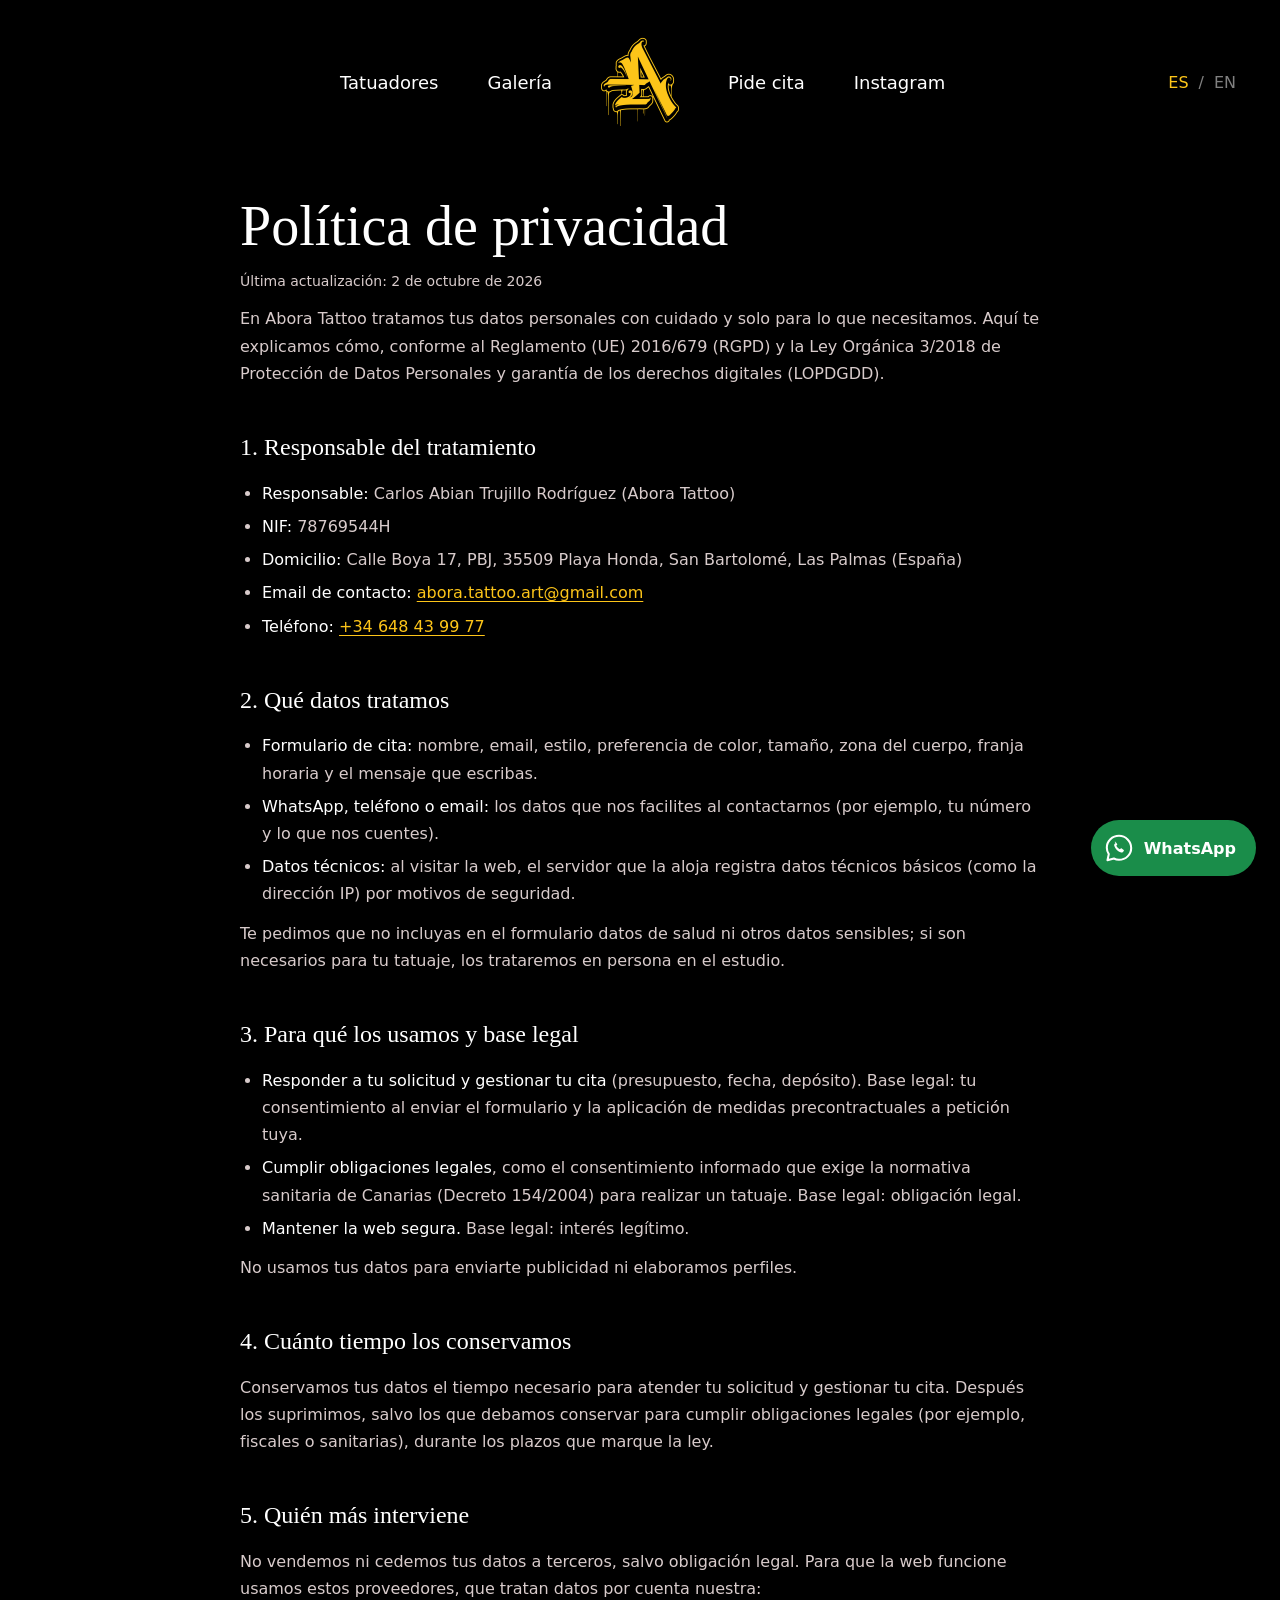
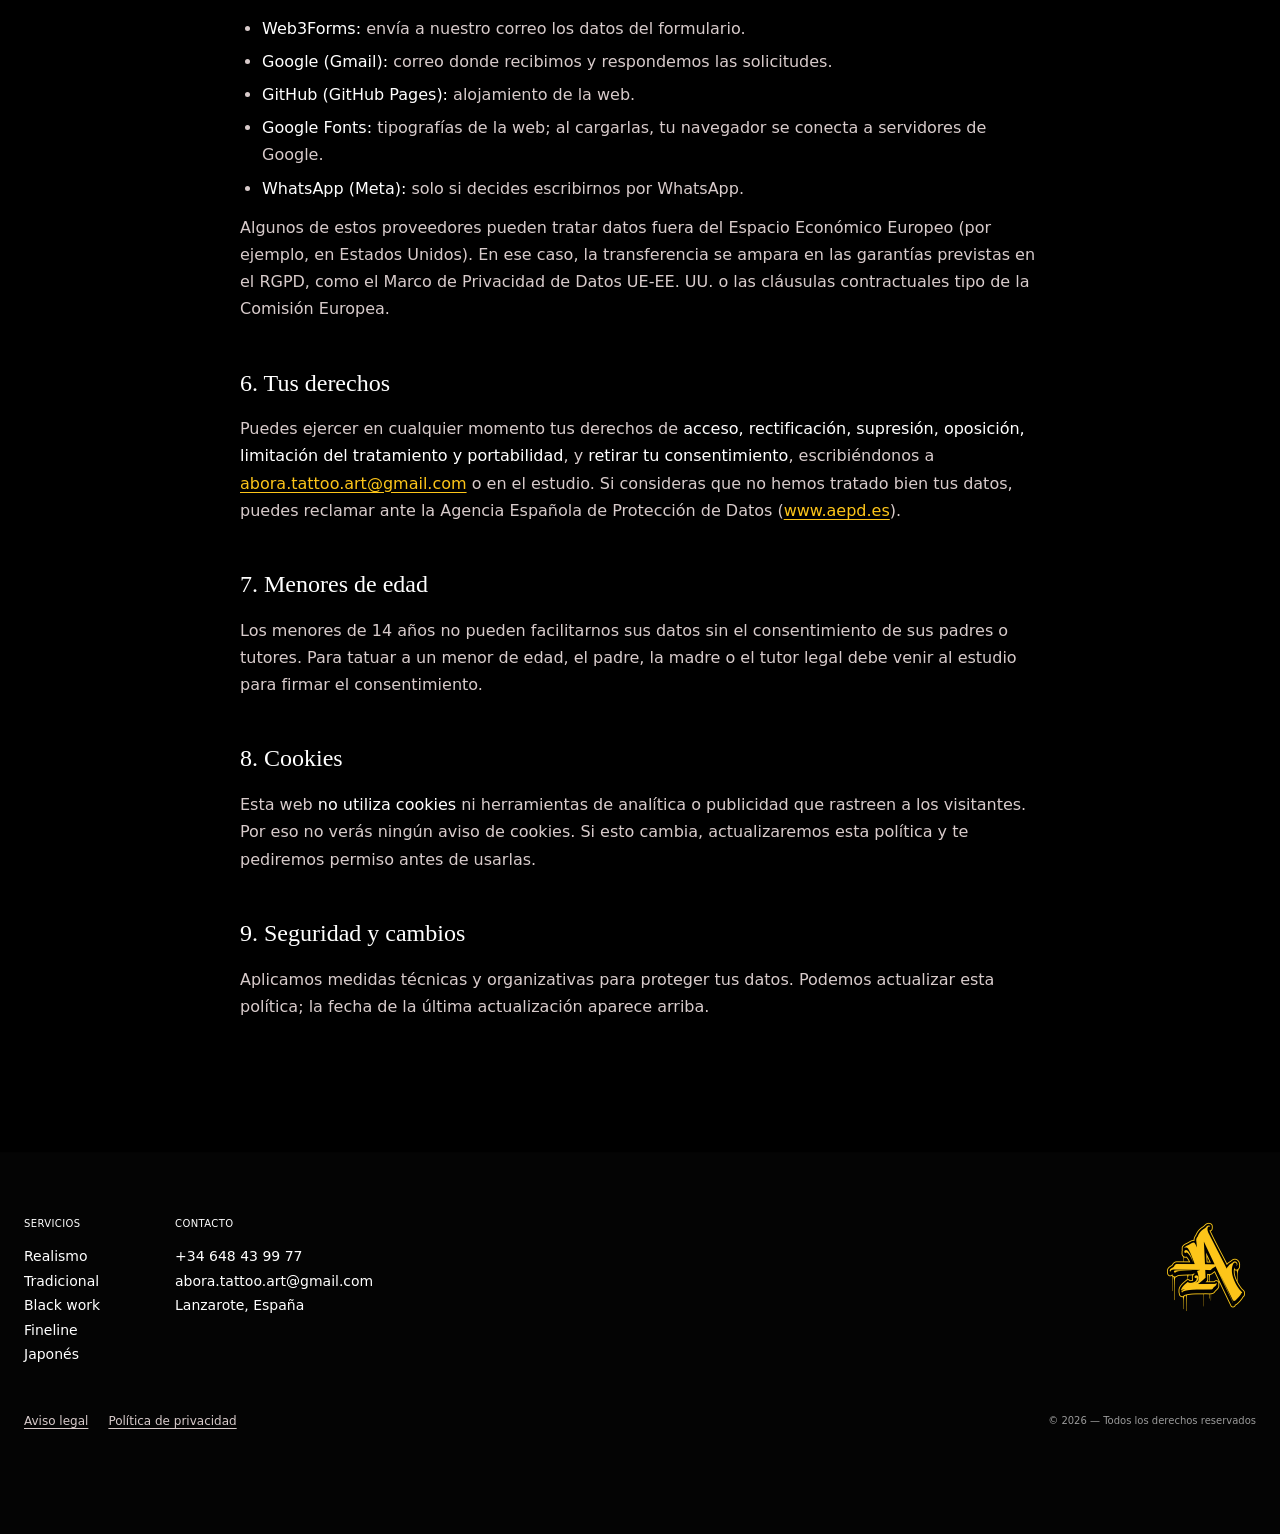
<file: privacidad.html>
<!DOCTYPE html>
<html lang="es">
<head>
  <meta charset="UTF-8">
  <meta name="viewport" content="width=device-width, initial-scale=1.0">
  <meta name="color-scheme" content="dark">
  <meta http-equiv="Content-Security-Policy" content="default-src 'self'; script-src 'self'; style-src 'self' https://fonts.googleapis.com; font-src https://fonts.gstatic.com; img-src 'self' data:; media-src 'self'; connect-src https://api.web3forms.com; form-action 'self'; base-uri 'self'; object-src 'none'">
  <meta name="referrer" content="strict-origin-when-cross-origin">
  <!-- i18n:alternates (generado por build.js) -->
  <link rel="canonical" href="https://aboratattoo.es/privacidad.html">
  <link rel="alternate" hreflang="es" href="https://aboratattoo.es/privacidad.html">
  <link rel="alternate" hreflang="en" href="https://aboratattoo.es/en/privacidad.html">
  <link rel="alternate" hreflang="x-default" href="https://aboratattoo.es/privacidad.html">
  <!-- /i18n:alternates -->
  <meta name="robots" content="noindex, follow">
  <title>Política de privacidad | Abora Tattoo</title>
  <link rel="icon" href="/favicon.ico" sizes="48x48">
  <link rel="icon" type="image/png" sizes="96x96" href="/assets/icons/favicon/favicon-96.png">
  <link rel="icon" type="image/png" sizes="192x192" href="/assets/icons/favicon/favicon-192.png">
  <link rel="apple-touch-icon" href="/assets/icons/favicon/apple-touch-icon.png">

  <link rel="preconnect" href="https://fonts.googleapis.com">
  <link rel="preconnect" href="https://fonts.gstatic.com" crossorigin>
  <link href="https://fonts.googleapis.com/css2?family=Inter:wght@400;500&family=Lato:wght@400&family=Roboto+Flex:opsz,wght@8..144,500;8..144,700&family=Roboto+Serif:opsz,wght@8..144,500;8..144,700&family=Roboto:wdth,wght@75..100,300..600&display=swap" rel="stylesheet">

  <link rel="stylesheet" href="css/styles.css">
</head>
<body data-title-key="privacyPage.title">

  <!-- ============ HEADER / NAV (versión compacta para páginas interiores) ============ -->
  <header class="header header--page">
    <nav class="nav" aria-label="Principal" data-i18n-aria="nav.aria">
      <ul class="nav__group">
        <li><a href="index.html#team" data-i18n="nav.artists">Tatuadores</a></li>
        <li><a href="galeria.html" data-i18n="nav.gallery">Galería</a></li>
      </ul>
      <a href="index.html" class="nav__logo" aria-label="Abora Tattoo – Inicio" data-i18n-aria="nav.home">
        <img src="assets/img/logo.png" alt="Abora Tattoo" width="100" height="100">
      </a>
      <ul class="nav__group">
        <li><a href="index.html#contact" data-i18n="nav.contact">Pide cita</a></li>
        <li><a href="https://www.instagram.com/abora.tattoo.gallery.sl/" target="_blank" rel="noopener">Instagram</a></li>
      </ul>

      <!-- Selector de idioma: cada idioma tiene su propia página (/ y /en/). La versión /en/ la genera build.js -->
      <div class="lang-switch" role="group" aria-label="Idioma / Language">
        <a class="lang-switch__btn" data-lang="es" href="privacidad.html" hreflang="es" lang="es" aria-current="true" aria-label="Español">ES</a>
        <span class="lang-switch__sep" aria-hidden="true">/</span>
        <a class="lang-switch__btn" data-lang="en" href="en/privacidad.html" hreflang="en" lang="en" aria-label="English">EN</a>
      </div>

      <button class="nav__toggle" aria-label="Abrir menú" aria-expanded="false" aria-controls="mobile-menu">
        <span></span><span></span><span></span>
      </button>
    </nav>
    <div class="mobile-menu" id="mobile-menu" hidden>
      <a href="index.html#team" data-i18n="nav.artists">Tatuadores</a>
      <a href="galeria.html" data-i18n="nav.gallery">Galería</a>
      <a href="index.html#contact" data-i18n="nav.contact">Pide cita</a>
      <a href="https://www.instagram.com/abora.tattoo.gallery.sl/" target="_blank" rel="noopener">Instagram</a>
    </div>
  </header>

  <main class="legal">
    <!-- i18n:legal-body (en /en/ se sustituye por legal/privacidad.en.html) -->
    <article class="legal__inner">
        <h1 class="legal__title">Política de privacidad</h1>
        <p class="legal__updated">Última actualización: 2 de octubre de 2026</p>
        <p>En Abora Tattoo tratamos tus datos personales con cuidado y solo para lo que necesitamos. Aquí te explicamos cómo, conforme al Reglamento (UE) 2016/679 (RGPD) y la Ley Orgánica 3/2018 de Protección de Datos Personales y garantía de los derechos digitales (LOPDGDD).</p>

        <h2>1. Responsable del tratamiento</h2>
        <ul>
          <li><strong>Responsable:</strong> Carlos Abian Trujillo Rodríguez (Abora Tattoo)</li>
          <li><strong>NIF:</strong> 78769544H</li>
          <li><strong>Domicilio:</strong> Calle Boya 17, PBJ, 35509 Playa Honda, San Bartolomé, Las Palmas (España)</li>
          <li><strong>Email de contacto:</strong> <a class="js-email" data-user="abora.tattoo.art" data-domain="gmail.com" href="#">abora.tattoo.art [arroba] gmail.com</a></li>
          <li><strong>Teléfono:</strong> <a href="tel:+34648439977">+34 648 43 99 77</a></li>
        </ul>

        <h2>2. Qué datos tratamos</h2>
        <ul>
          <li><strong>Formulario de cita:</strong> nombre, email, estilo, preferencia de color, tamaño, zona del cuerpo, franja horaria y el mensaje que escribas.</li>
          <li><strong>WhatsApp, teléfono o email:</strong> los datos que nos facilites al contactarnos (por ejemplo, tu número y lo que nos cuentes).</li>
          <li><strong>Datos técnicos:</strong> al visitar la web, el servidor que la aloja registra datos técnicos básicos (como la dirección IP) por motivos de seguridad.</li>
        </ul>
        <p>Te pedimos que no incluyas en el formulario datos de salud ni otros datos sensibles; si son necesarios para tu tatuaje, los trataremos en persona en el estudio.</p>

        <h2>3. Para qué los usamos y base legal</h2>
        <ul>
          <li><strong>Responder a tu solicitud y gestionar tu cita</strong> (presupuesto, fecha, depósito). Base legal: tu consentimiento al enviar el formulario y la aplicación de medidas precontractuales a petición tuya.</li>
          <li><strong>Cumplir obligaciones legales</strong>, como el consentimiento informado que exige la normativa sanitaria de Canarias (Decreto 154/2004) para realizar un tatuaje. Base legal: obligación legal.</li>
          <li><strong>Mantener la web segura.</strong> Base legal: interés legítimo.</li>
        </ul>
        <p>No usamos tus datos para enviarte publicidad ni elaboramos perfiles.</p>

        <h2>4. Cuánto tiempo los conservamos</h2>
        <p>Conservamos tus datos el tiempo necesario para atender tu solicitud y gestionar tu cita. Después los suprimimos, salvo los que debamos conservar para cumplir obligaciones legales (por ejemplo, fiscales o sanitarias), durante los plazos que marque la ley.</p>

        <h2>5. Quién más interviene</h2>
        <p>No vendemos ni cedemos tus datos a terceros, salvo obligación legal. Para que la web funcione usamos estos proveedores, que tratan datos por cuenta nuestra:</p>
        <ul>
          <li><strong>Web3Forms:</strong> envía a nuestro correo los datos del formulario.</li>
          <li><strong>Google (Gmail):</strong> correo donde recibimos y respondemos las solicitudes.</li>
          <li><strong>GitHub (GitHub Pages):</strong> alojamiento de la web.</li>
          <li><strong>Google Fonts:</strong> tipografías de la web; al cargarlas, tu navegador se conecta a servidores de Google.</li>
          <li><strong>WhatsApp (Meta):</strong> solo si decides escribirnos por WhatsApp.</li>
        </ul>
        <p>Algunos de estos proveedores pueden tratar datos fuera del Espacio Económico Europeo (por ejemplo, en Estados Unidos). En ese caso, la transferencia se ampara en las garantías previstas en el RGPD, como el Marco de Privacidad de Datos UE-EE. UU. o las cláusulas contractuales tipo de la Comisión Europea.</p>

        <h2>6. Tus derechos</h2>
        <p>Puedes ejercer en cualquier momento tus derechos de <strong>acceso, rectificación, supresión, oposición, limitación del tratamiento y portabilidad</strong>, y <strong>retirar tu consentimiento</strong>, escribiéndonos a <a class="js-email" data-user="abora.tattoo.art" data-domain="gmail.com" href="#">abora.tattoo.art [arroba] gmail.com</a> o en el estudio. Si consideras que no hemos tratado bien tus datos, puedes reclamar ante la Agencia Española de Protección de Datos (<a href="https://www.aepd.es" target="_blank" rel="noopener">www.aepd.es</a>).</p>

        <h2>7. Menores de edad</h2>
        <p>Los menores de 14 años no pueden facilitarnos sus datos sin el consentimiento de sus padres o tutores. Para tatuar a un menor de edad, el padre, la madre o el tutor legal debe venir al estudio para firmar el consentimiento.</p>

        <h2>8. Cookies</h2>
        <p>Esta web <strong>no utiliza cookies</strong> ni herramientas de analítica o publicidad que rastreen a los visitantes. Por eso no verás ningún aviso de cookies. Si esto cambia, actualizaremos esta política y te pediremos permiso antes de usarlas.</p>

        <h2>9. Seguridad y cambios</h2>
        <p>Aplicamos medidas técnicas y organizativas para proteger tus datos. Podemos actualizar esta política; la fecha de la última actualización aparece arriba.</p>
    </article>
    <!-- /i18n:legal-body -->
  </main>

  <!-- ============ FOOTER ============ -->
  <footer class="footer">
    <div class="footer__inner">
      <div class="footer__top">
        <div class="footer__cols">
          <div class="footer__col">
            <h4 data-i18n="footer.services">Servicios</h4>
            <ul>
              <li data-i18n="style.realism">Realismo</li>
              <li data-i18n="style.traditional">Tradicional</li>
              <li data-i18n="style.blackwork">Black work</li>
              <li data-i18n="style.fineline">Fineline</li>
              <li data-i18n="style.japanese">Japonés</li>
            </ul>
          </div>
          <div class="footer__col footer__col--wide">
            <h4 data-i18n="footer.contact">Contacto</h4>
            <ul>
              <li><a href="tel:+34648439977">+34 648 43 99 77</a></li>
              <li><a class="js-email" data-user="abora.tattoo.art" data-domain="gmail.com" href="index.html#contact">abora.tattoo.art [arroba] gmail.com</a></li>
              <li data-i18n="footer.location">Lanzarote, España</li>
            </ul>
          </div>
        </div>
        <img class="footer__logo" src="assets/img/logo.png" alt="Abora Tattoo" width="100" height="100" loading="lazy">
      </div>
      <div class="footer__bottom">
        <nav class="footer__legal" aria-label="Legal">
          <a href="aviso-legal.html" data-i18n="footer.legal">Aviso legal</a>
          <a href="privacidad.html" data-i18n="footer.privacy">Política de privacidad</a>
        </nav>
        <p class="footer__copy">© <span id="year">2025</span> — <span data-i18n="footer.rights">Todos los derechos reservados</span></p>
      </div>
    </div>
  </footer>

  <!-- Botón flotante de WhatsApp (el mensaje inicial se traduce en js/main.js) -->
  <a class="whatsapp" href="https://wa.me/34648439977" target="_blank" rel="noopener" aria-label="Escríbenos por WhatsApp" data-i18n-aria="whatsapp.aria">
    <svg class="whatsapp__icon" viewBox="0 0 32 32" width="30" height="30" aria-hidden="true" focusable="false">
      <path d="M16 3C8.8 3 3 8.6 3 15.6c0 2.5.8 4.9 2.1 6.9L3.7 29l6.8-1.8c1.7.9 3.6 1.4 5.5 1.4 7.2 0 13-5.6 13-12.6S23.2 3 16 3Z" fill="none" stroke="#fff" stroke-width="2.2" stroke-linejoin="round"/>
      <path d="M11.4 9.6c.3-.3.7-.3 1-.1l1.6 2.1c.2.3.2.7 0 1l-.9 1.1c.8 1.6 2.1 2.9 3.7 3.7l1.1-.9c.3-.2.7-.2 1 0l2.1 1.6c.3.2.4.7.1 1l-.9 1.1c-.5.6-1.3.8-2 .6-3.5-1.1-6.2-3.8-7.3-7.3-.2-.7 0-1.5.6-2l.9-.9Z" fill="#fff"/>
    </svg>
    <span class="whatsapp__label" data-i18n="whatsapp.label">WhatsApp</span>
  </a>

  <script src="js/i18n.js"></script>
  <script src="js/main.js"></script>
</body>
</html>
</file>
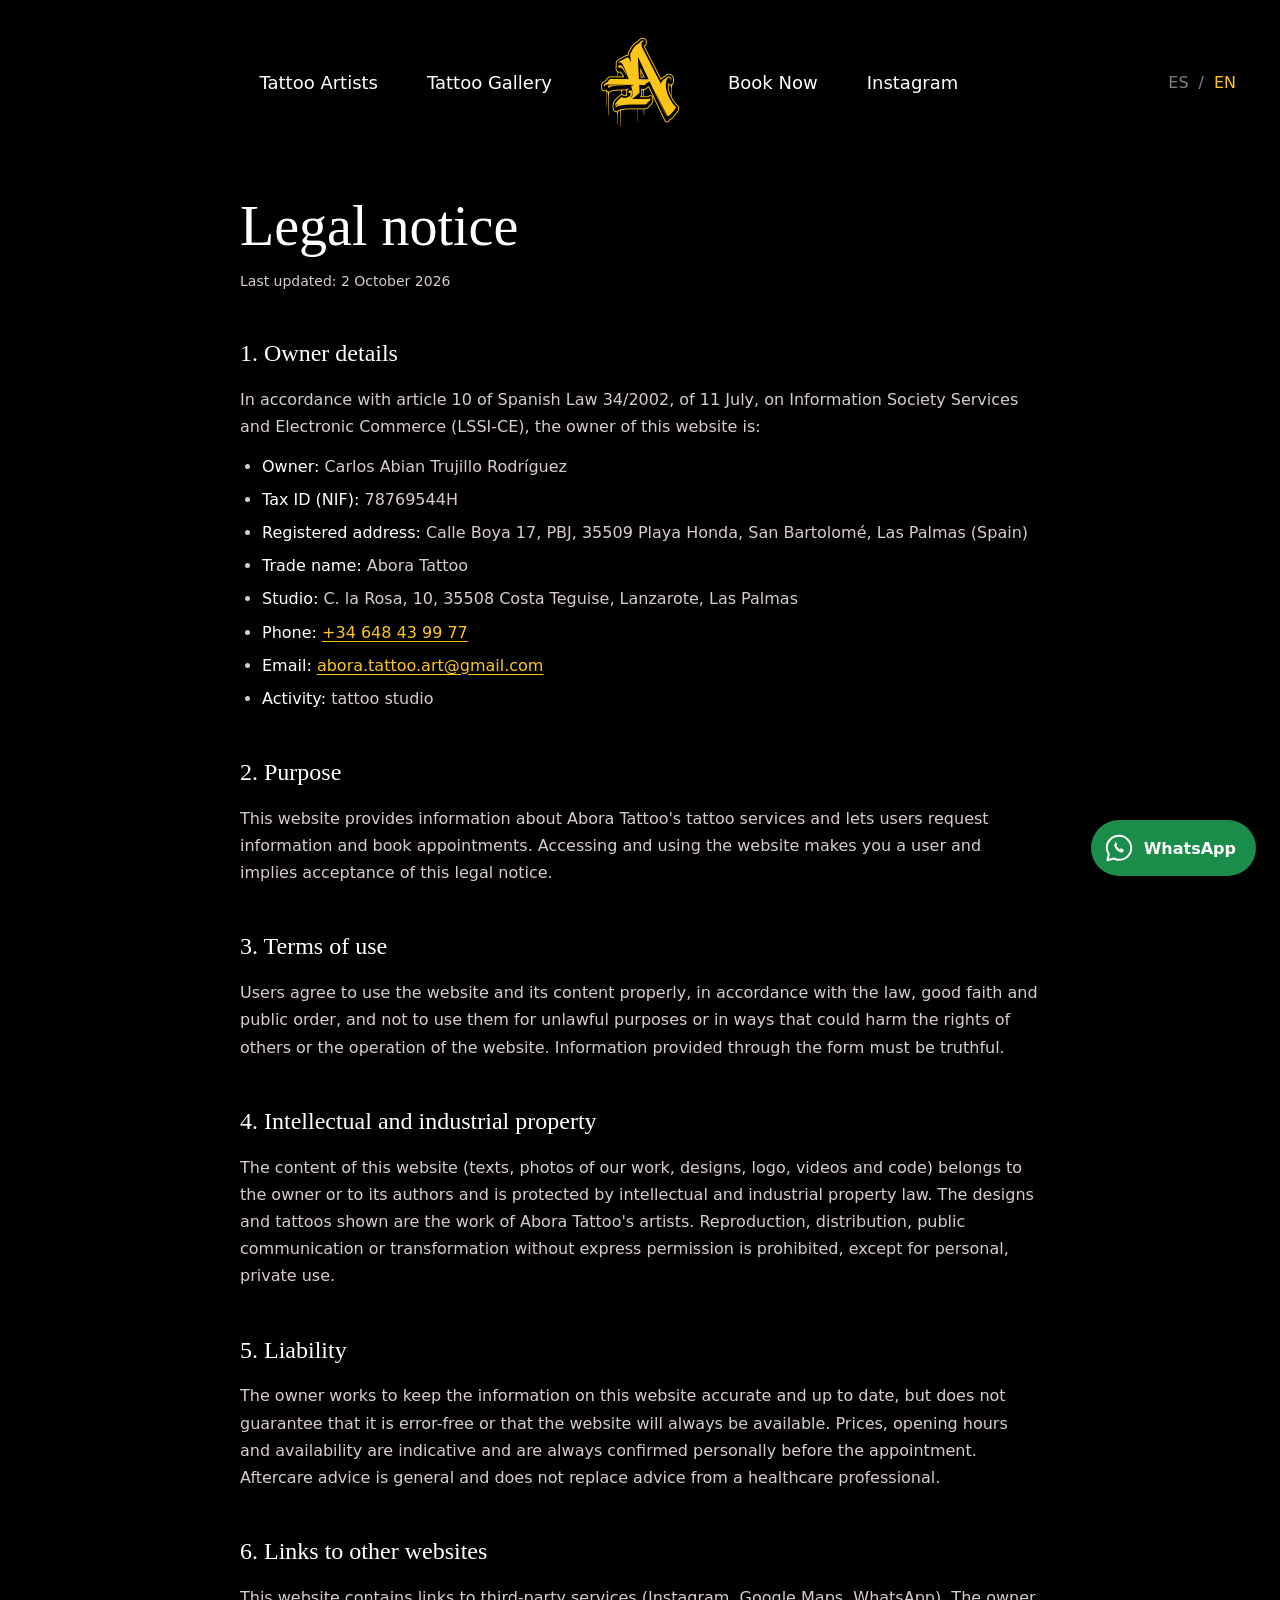
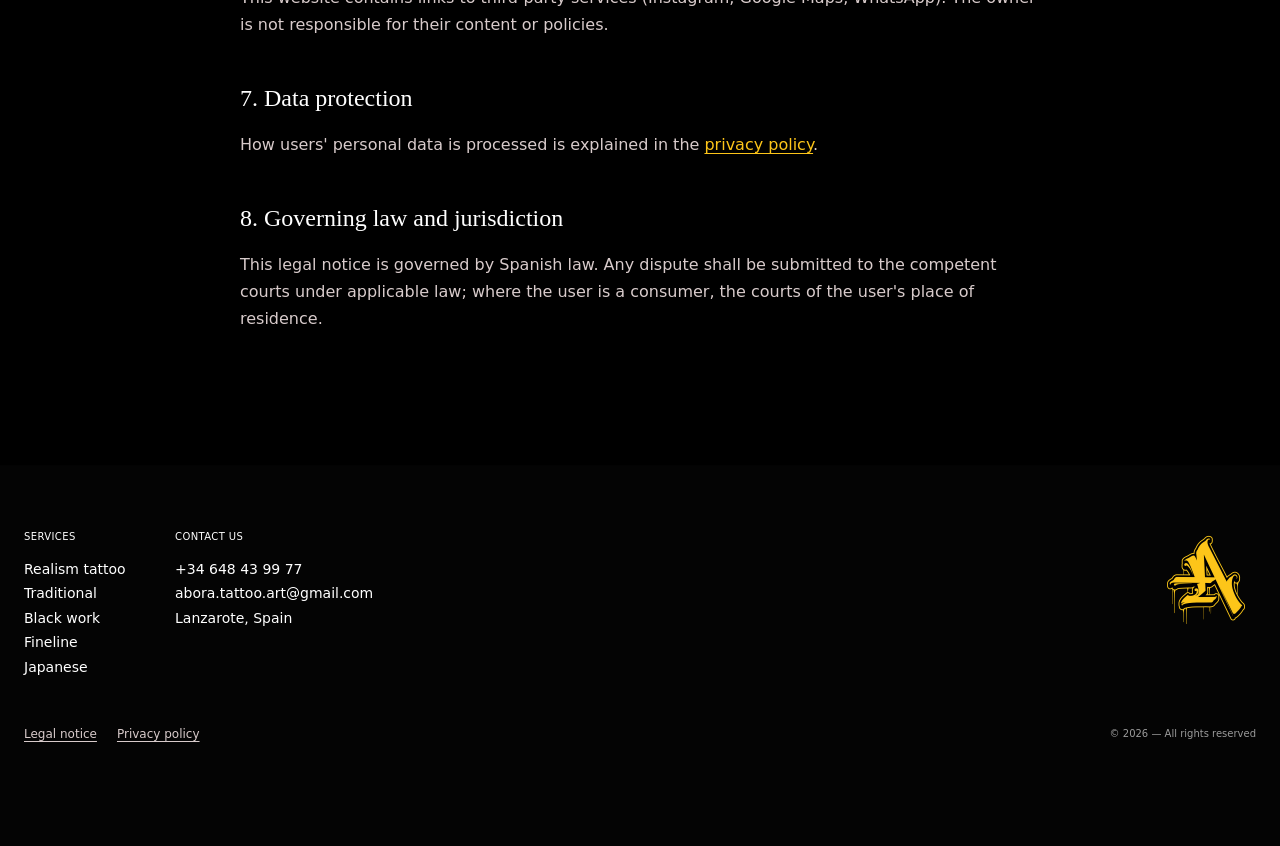
<file: en/aviso-legal.html>
<!DOCTYPE html>
<!-- ⚠️ ARCHIVO GENERADO por build.js a partir de ../aviso-legal.html y js/i18n.js — no lo edites a mano -->
<html lang="en">
<head>
  <meta charset="UTF-8">
  <meta name="viewport" content="width=device-width, initial-scale=1.0">
  <meta name="color-scheme" content="dark">
  <meta http-equiv="Content-Security-Policy" content="default-src 'self'; script-src 'self'; style-src 'self' https://fonts.googleapis.com; font-src https://fonts.gstatic.com; img-src 'self' data:; media-src 'self'; connect-src https://api.web3forms.com; form-action 'self'; base-uri 'self'; object-src 'none'">
  <meta name="referrer" content="strict-origin-when-cross-origin">
  <!-- i18n:alternates (generado por build.js) -->
  <link rel="canonical" href="https://aboratattoo.es/en/aviso-legal.html">
  <link rel="alternate" hreflang="es" href="https://aboratattoo.es/aviso-legal.html">
  <link rel="alternate" hreflang="en" href="https://aboratattoo.es/en/aviso-legal.html">
  <link rel="alternate" hreflang="x-default" href="https://aboratattoo.es/aviso-legal.html">
  <!-- /i18n:alternates -->
  <meta name="robots" content="noindex, follow">
  <title>Legal notice | Abora Tattoo</title>
  <link rel="icon" href="/favicon.ico" sizes="48x48">
  <link rel="icon" type="image/png" sizes="96x96" href="/assets/icons/favicon/favicon-96.png">
  <link rel="icon" type="image/png" sizes="192x192" href="/assets/icons/favicon/favicon-192.png">
  <link rel="apple-touch-icon" href="/assets/icons/favicon/apple-touch-icon.png">

  <link rel="preconnect" href="https://fonts.googleapis.com">
  <link rel="preconnect" href="https://fonts.gstatic.com" crossorigin>
  <link href="https://fonts.googleapis.com/css2?family=Inter:wght@400;500&family=Lato:wght@400&family=Roboto+Flex:opsz,wght@8..144,500;8..144,700&family=Roboto+Serif:opsz,wght@8..144,500;8..144,700&family=Roboto:wdth,wght@75..100,300..600&display=swap" rel="stylesheet">

  <link rel="stylesheet" href="../css/styles.css">
</head>
<body data-title-key="legalPage.title">

  <!-- ============ HEADER / NAV (versión compacta para páginas interiores) ============ -->
  <header class="header header--page">
    <nav class="nav" aria-label="Main" data-i18n-aria="nav.aria">
      <ul class="nav__group">
        <li><a href="index.html#team" data-i18n="nav.artists">Tattoo Artists</a></li>
        <li><a href="galeria.html" data-i18n="nav.gallery">Tattoo Gallery</a></li>
      </ul>
      <a href="index.html" class="nav__logo" aria-label="Abora Tattoo – Home" data-i18n-aria="nav.home">
        <img src="../assets/img/logo.png" alt="Abora Tattoo" width="100" height="100">
      </a>
      <ul class="nav__group">
        <li><a href="index.html#contact" data-i18n="nav.contact">Book now</a></li>
        <li><a href="https://www.instagram.com/abora.tattoo.gallery.sl/" target="_blank" rel="noopener">Instagram</a></li>
      </ul>

      <!-- Selector de idioma: cada idioma tiene su propia página (/ y /en/). La versión /en/ la genera build.js -->
      <div class="lang-switch" role="group" aria-label="Idioma / Language">
        <a class="lang-switch__btn" data-lang="es" href="../aviso-legal.html" hreflang="es" lang="es" aria-label="Español">ES</a>
        <span class="lang-switch__sep" aria-hidden="true">/</span>
        <a class="lang-switch__btn" data-lang="en" href="aviso-legal.html" hreflang="en" lang="en" aria-label="English" aria-current="true">EN</a>
      </div>

      <button class="nav__toggle" aria-label="Abrir menú" aria-expanded="false" aria-controls="mobile-menu">
        <span></span><span></span><span></span>
      </button>
    </nav>
    <div class="mobile-menu" id="mobile-menu" hidden>
      <a href="index.html#team" data-i18n="nav.artists">Tattoo Artists</a>
      <a href="galeria.html" data-i18n="nav.gallery">Tattoo Gallery</a>
      <a href="index.html#contact" data-i18n="nav.contact">Book now</a>
      <a href="https://www.instagram.com/abora.tattoo.gallery.sl/" target="_blank" rel="noopener">Instagram</a>
    </div>
  </header>

  <main class="legal">
    <!-- i18n:legal-body (en /en/ se sustituye por legal/aviso-legal.en.html) -->
    <article class="legal__inner">
        <h1 class="legal__title">Legal notice</h1>
        <p class="legal__updated">Last updated: 2 October 2026</p>

        <h2>1. Owner details</h2>
        <p>In accordance with article 10 of Spanish Law 34/2002, of 11 July, on Information Society Services and Electronic Commerce (LSSI-CE), the owner of this website is:</p>
        <ul>
          <li><strong>Owner:</strong> Carlos Abian Trujillo Rodríguez</li>
          <li><strong>Tax ID (NIF):</strong> 78769544H</li>
          <li><strong>Registered address:</strong> Calle Boya 17, PBJ, 35509 Playa Honda, San Bartolomé, Las Palmas (Spain)</li>
          <li><strong>Trade name:</strong> Abora Tattoo</li>
          <li><strong>Studio:</strong> C. la Rosa, 10, 35508 Costa Teguise, Lanzarote, Las Palmas</li>
          <li><strong>Phone:</strong> <a href="tel:+34648439977">+34 648 43 99 77</a></li>
          <li><strong>Email:</strong> <a class="js-email" data-user="abora.tattoo.art" data-domain="gmail.com" href="#">abora.tattoo.art [at] gmail.com</a></li>
          <li><strong>Activity:</strong> tattoo studio</li>
        </ul>

        <h2>2. Purpose</h2>
        <p>This website provides information about Abora Tattoo's tattoo services and lets users request information and book appointments. Accessing and using the website makes you a user and implies acceptance of this legal notice.</p>

        <h2>3. Terms of use</h2>
        <p>Users agree to use the website and its content properly, in accordance with the law, good faith and public order, and not to use them for unlawful purposes or in ways that could harm the rights of others or the operation of the website. Information provided through the form must be truthful.</p>

        <h2>4. Intellectual and industrial property</h2>
        <p>The content of this website (texts, photos of our work, designs, logo, videos and code) belongs to the owner or to its authors and is protected by intellectual and industrial property law. The designs and tattoos shown are the work of Abora Tattoo's artists. Reproduction, distribution, public communication or transformation without express permission is prohibited, except for personal, private use.</p>

        <h2>5. Liability</h2>
        <p>The owner works to keep the information on this website accurate and up to date, but does not guarantee that it is error-free or that the website will always be available. Prices, opening hours and availability are indicative and are always confirmed personally before the appointment. Aftercare advice is general and does not replace advice from a healthcare professional.</p>

        <h2>6. Links to other websites</h2>
        <p>This website contains links to third-party services (Instagram, Google Maps, WhatsApp). The owner is not responsible for their content or policies.</p>

        <h2>7. Data protection</h2>
        <p>How users' personal data is processed is explained in the <a href="privacidad.html">privacy policy</a>.</p>

        <h2>8. Governing law and jurisdiction</h2>
        <p>This legal notice is governed by Spanish law. Any dispute shall be submitted to the competent courts under applicable law; where the user is a consumer, the courts of the user's place of residence.</p>
    </article>
    <!-- /i18n:legal-body -->
  </main>

  <!-- ============ FOOTER ============ -->
  <footer class="footer">
    <div class="footer__inner">
      <div class="footer__top">
        <div class="footer__cols">
          <div class="footer__col">
            <h4 data-i18n="footer.services">Services</h4>
            <ul>
              <li data-i18n="style.realism">Realism tattoo</li>
              <li data-i18n="style.traditional">Traditional</li>
              <li data-i18n="style.blackwork">Black work</li>
              <li data-i18n="style.fineline">Fineline</li>
              <li data-i18n="style.japanese">Japanese</li>
            </ul>
          </div>
          <div class="footer__col footer__col--wide">
            <h4 data-i18n="footer.contact">Contact us</h4>
            <ul>
              <li><a href="tel:+34648439977">+34 648 43 99 77</a></li>
              <li><a class="js-email" data-user="abora.tattoo.art" data-domain="gmail.com" href="index.html#contact">abora.tattoo.art [arroba] gmail.com</a></li>
              <li data-i18n="footer.location">Lanzarote, Spain</li>
            </ul>
          </div>
        </div>
        <img class="footer__logo" src="../assets/img/logo.png" alt="Abora Tattoo" width="100" height="100" loading="lazy">
      </div>
      <div class="footer__bottom">
        <nav class="footer__legal" aria-label="Legal">
          <a href="aviso-legal.html" data-i18n="footer.legal">Legal notice</a>
          <a href="privacidad.html" data-i18n="footer.privacy">Privacy policy</a>
        </nav>
        <p class="footer__copy">© <span id="year">2025</span> — <span data-i18n="footer.rights">All rights reserved</span></p>
      </div>
    </div>
  </footer>

  <!-- Botón flotante de WhatsApp (el mensaje inicial se traduce en js/main.js) -->
  <a class="whatsapp" href="https://wa.me/34648439977" target="_blank" rel="noopener" aria-label="Message us on WhatsApp" data-i18n-aria="whatsapp.aria">
    <svg class="whatsapp__icon" viewBox="0 0 32 32" width="30" height="30" aria-hidden="true" focusable="false">
      <path d="M16 3C8.8 3 3 8.6 3 15.6c0 2.5.8 4.9 2.1 6.9L3.7 29l6.8-1.8c1.7.9 3.6 1.4 5.5 1.4 7.2 0 13-5.6 13-12.6S23.2 3 16 3Z" fill="none" stroke="#fff" stroke-width="2.2" stroke-linejoin="round"/>
      <path d="M11.4 9.6c.3-.3.7-.3 1-.1l1.6 2.1c.2.3.2.7 0 1l-.9 1.1c.8 1.6 2.1 2.9 3.7 3.7l1.1-.9c.3-.2.7-.2 1 0l2.1 1.6c.3.2.4.7.1 1l-.9 1.1c-.5.6-1.3.8-2 .6-3.5-1.1-6.2-3.8-7.3-7.3-.2-.7 0-1.5.6-2l.9-.9Z" fill="#fff"/>
    </svg>
    <span class="whatsapp__label" data-i18n="whatsapp.label">WhatsApp</span>
  </a>

  <script src="../js/i18n.js"></script>
  <script src="../js/main.js"></script>
</body>
</html>
</file>
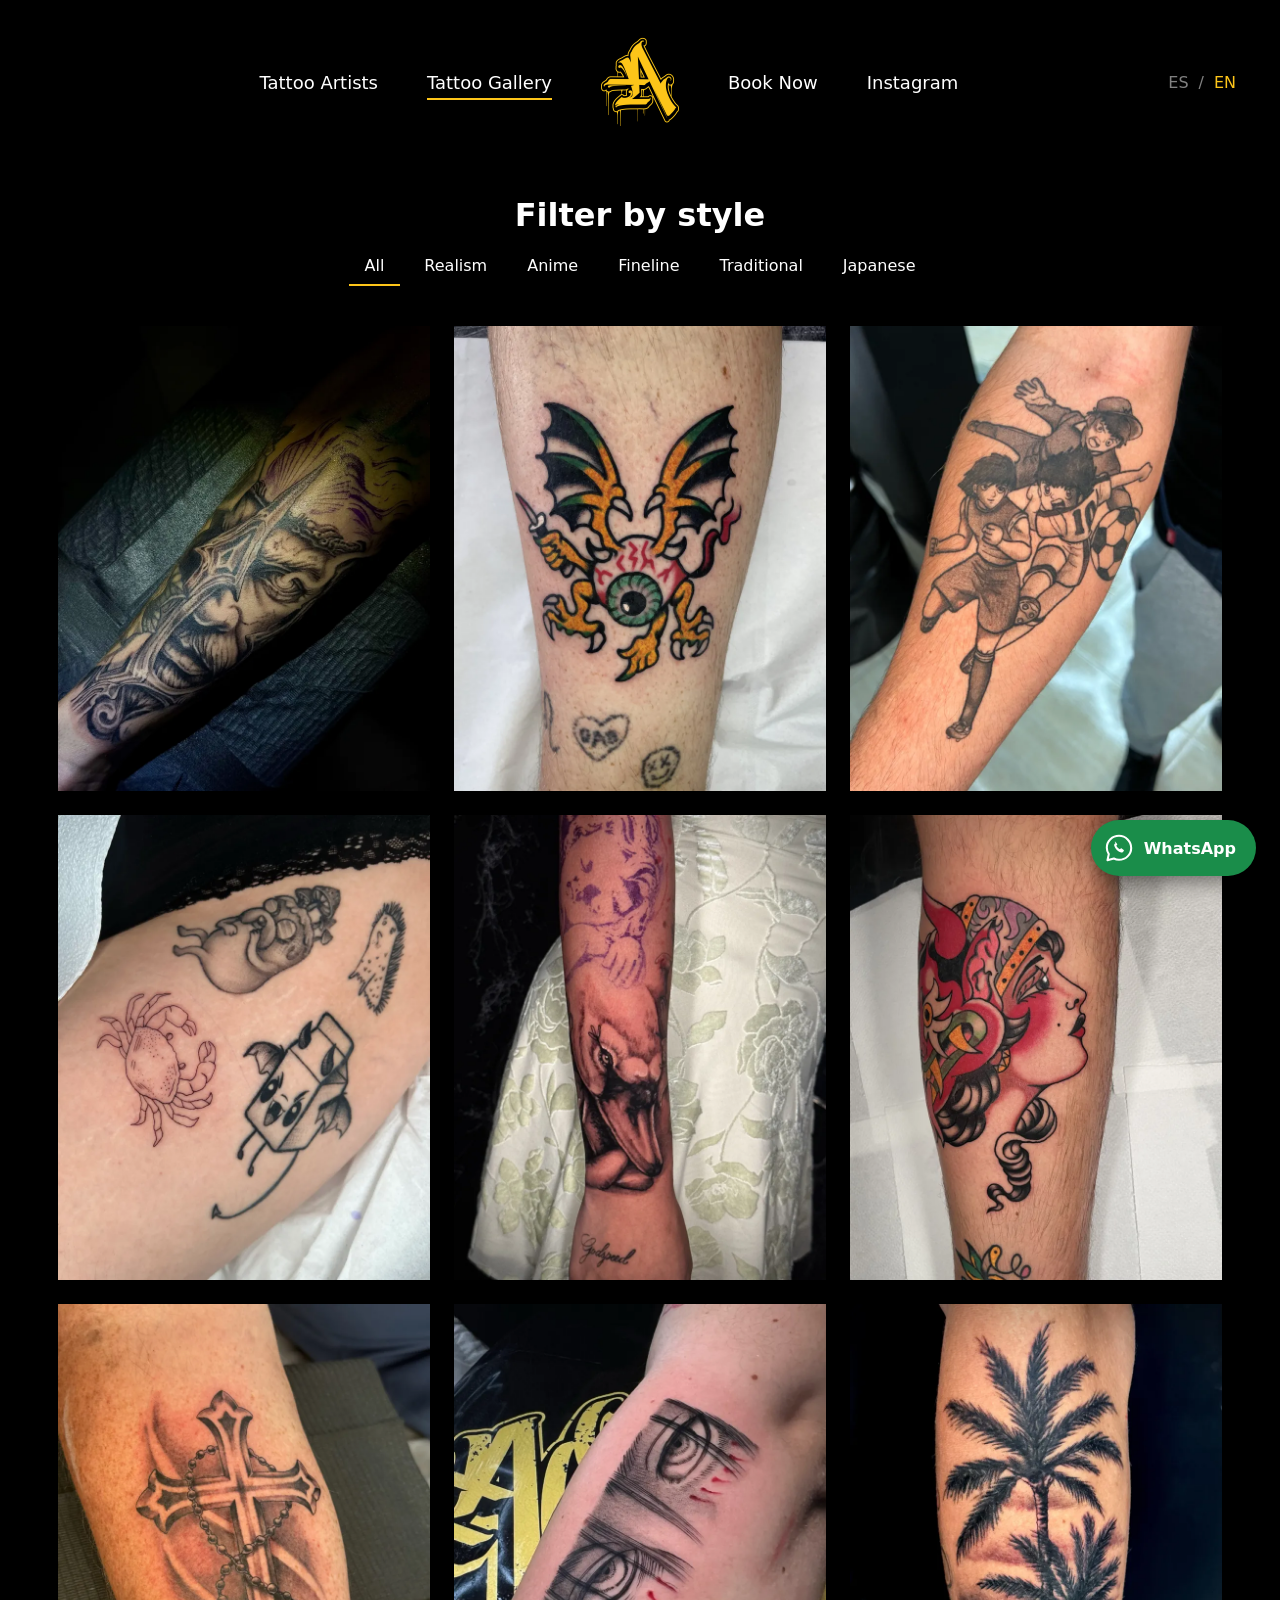
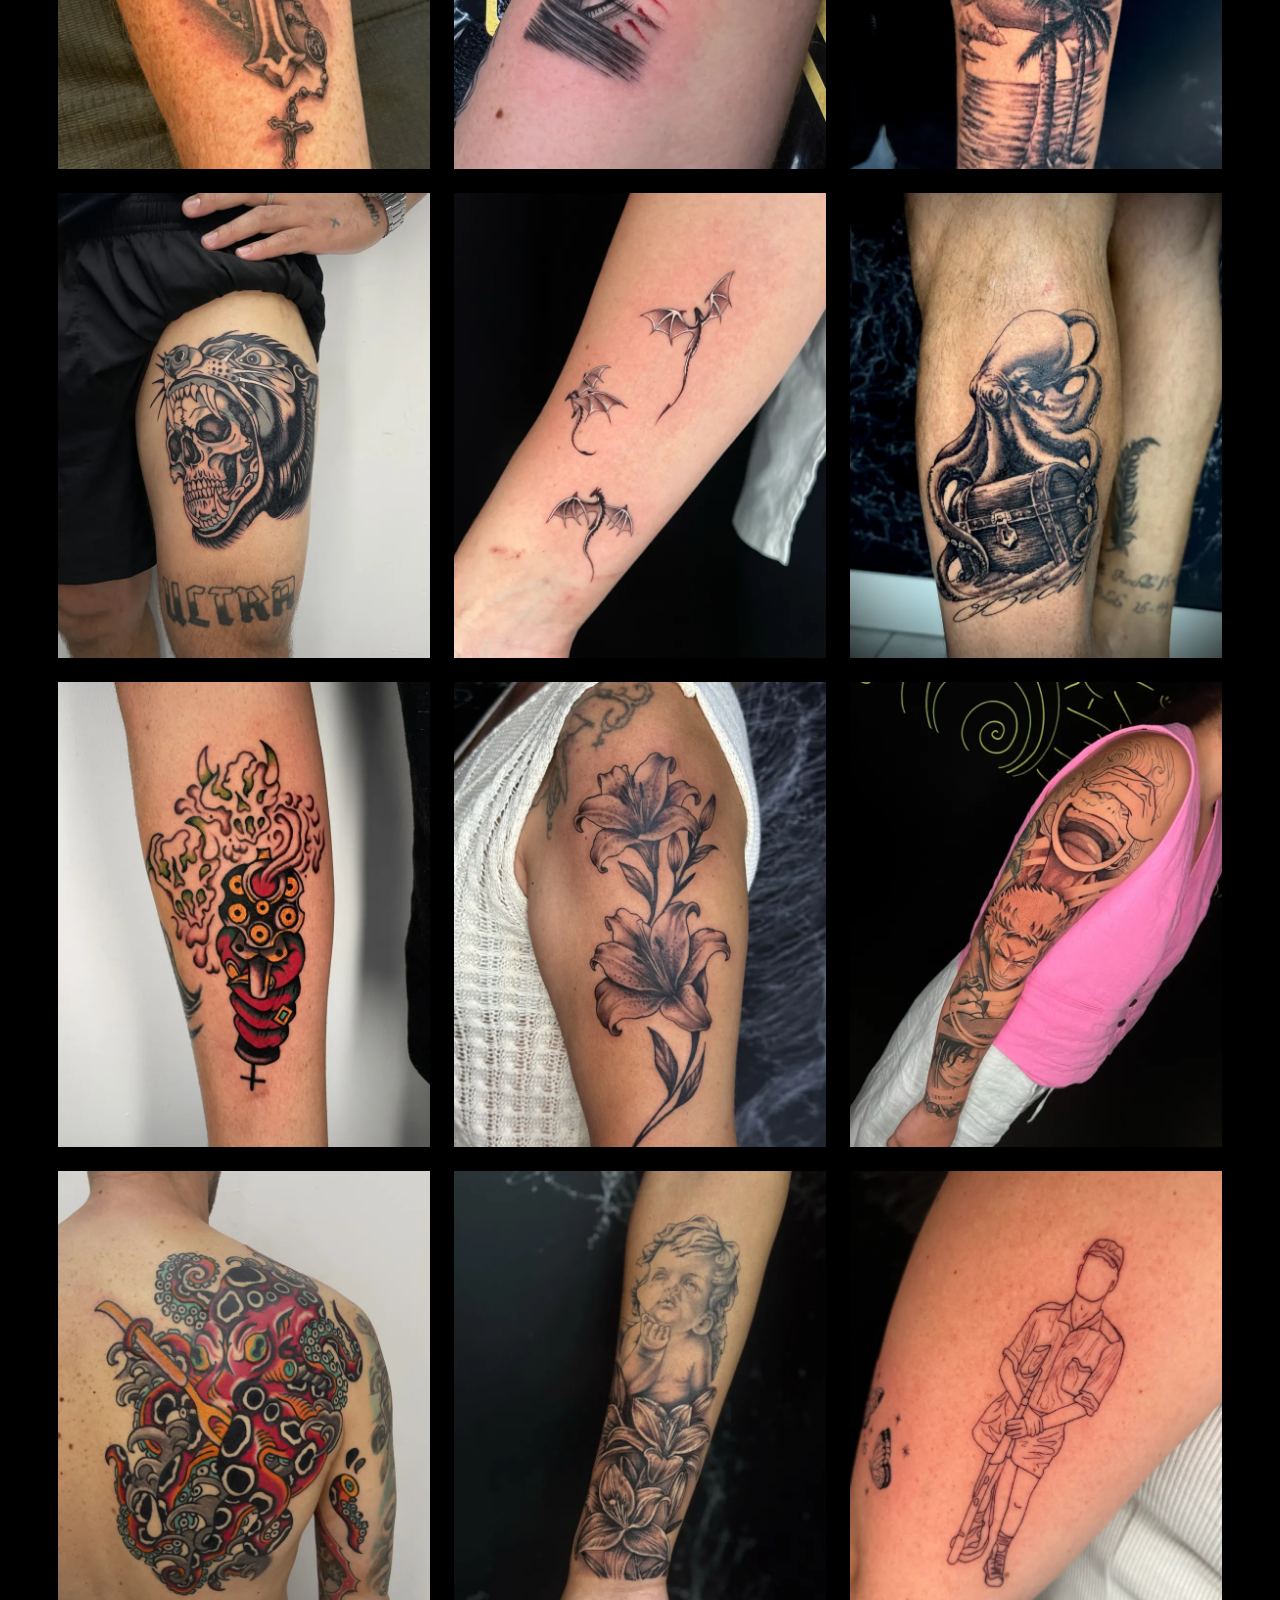
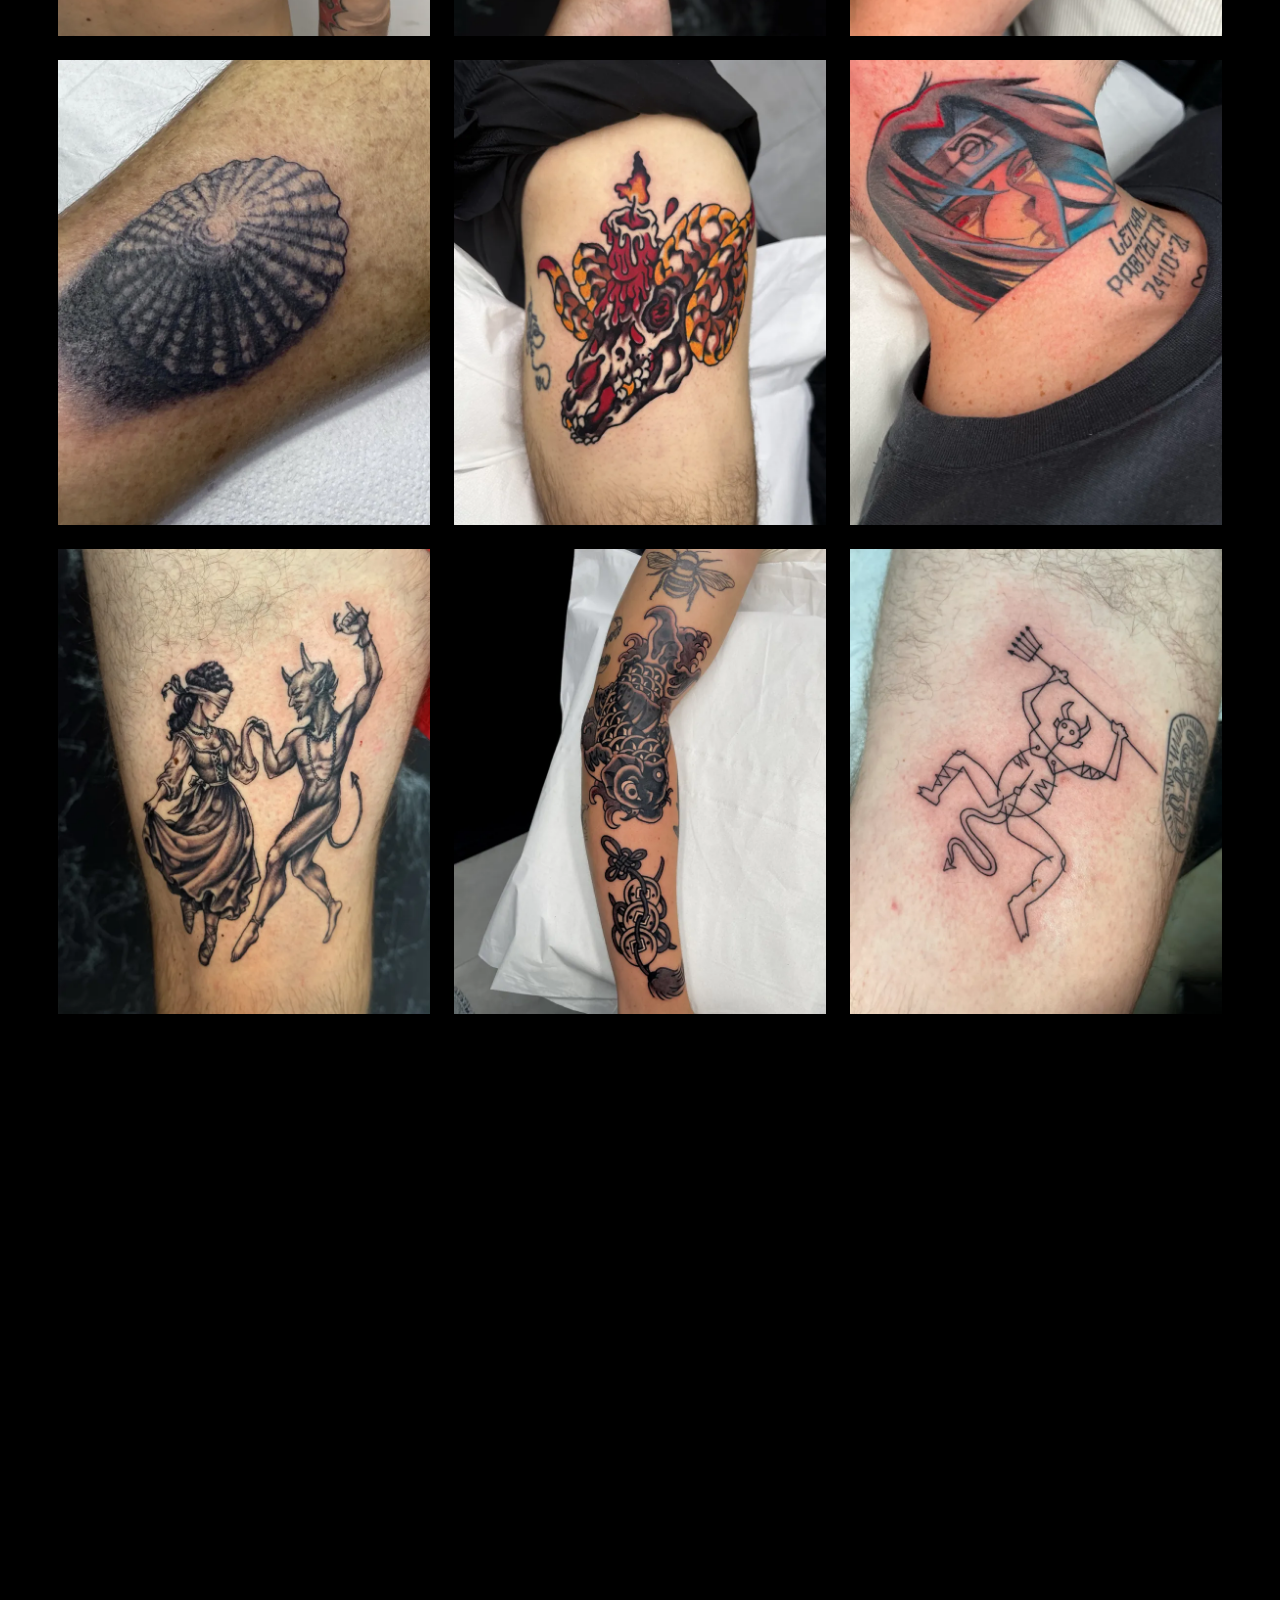
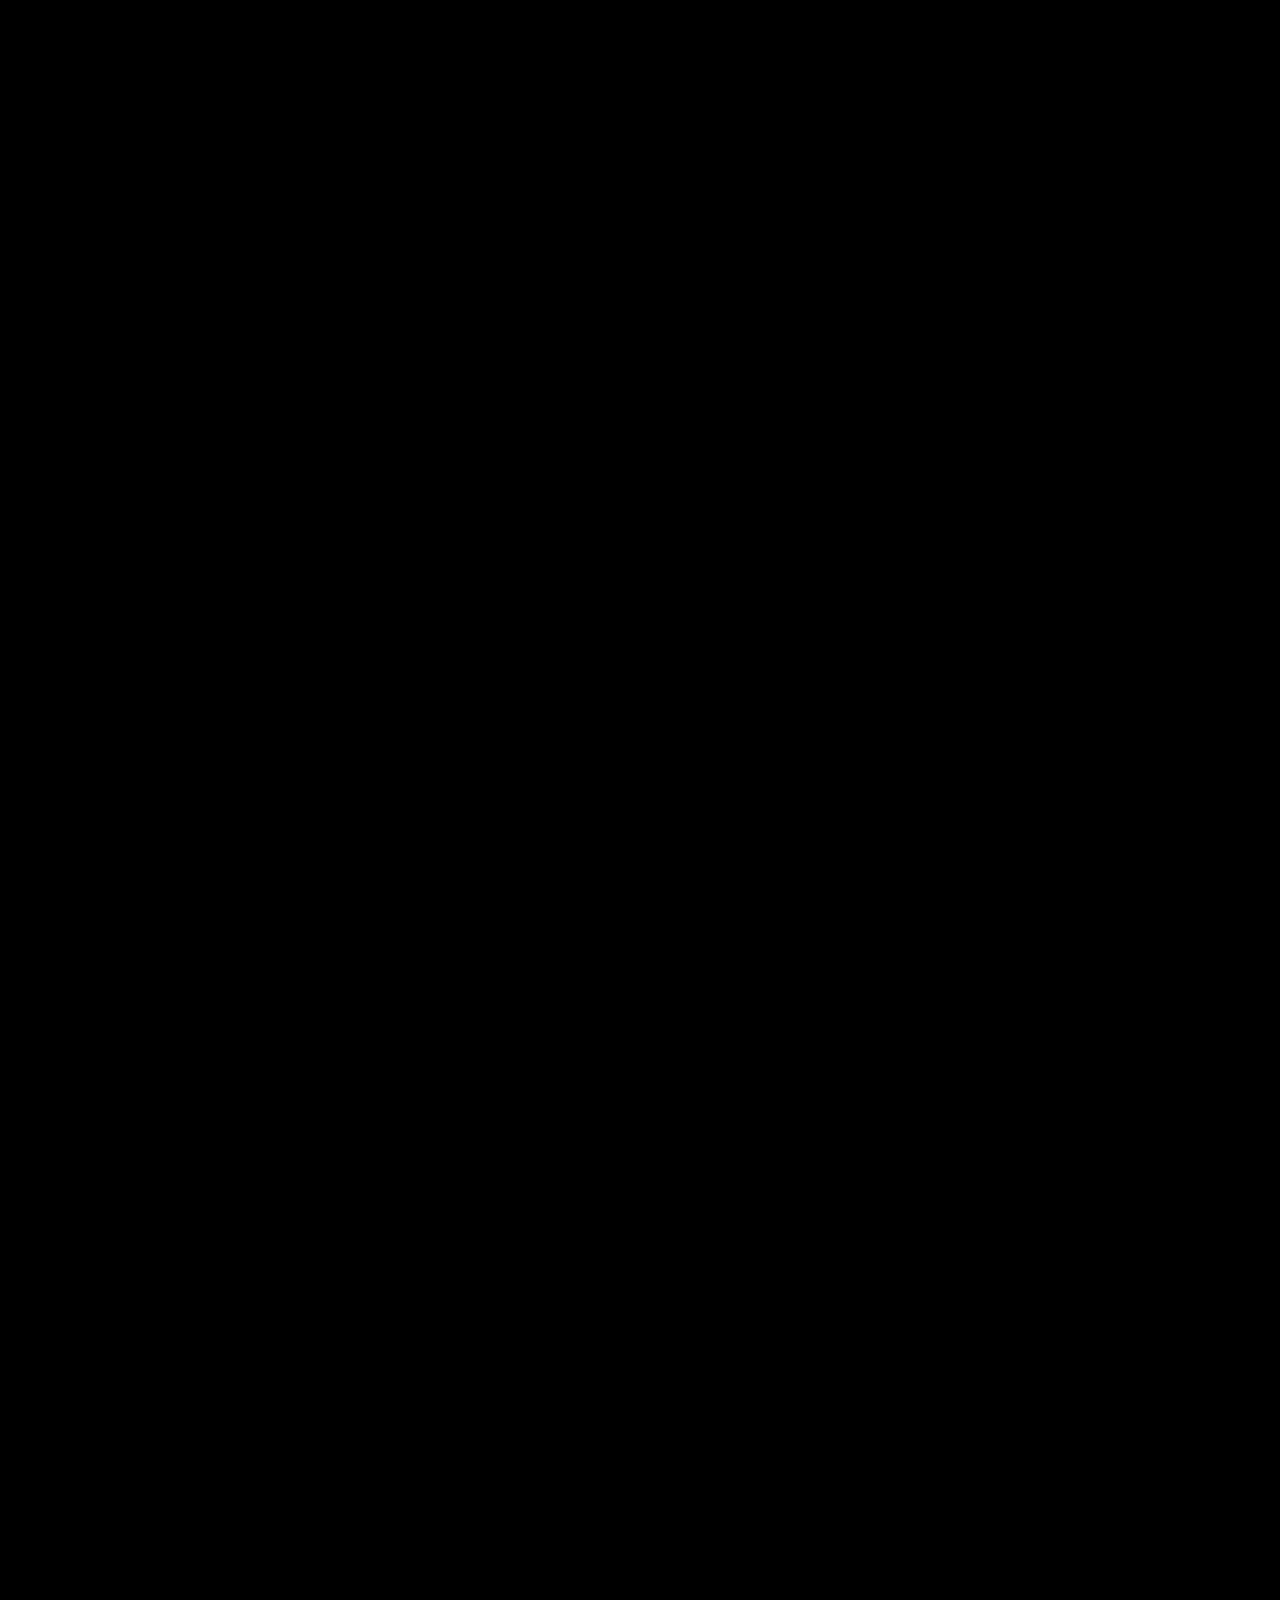
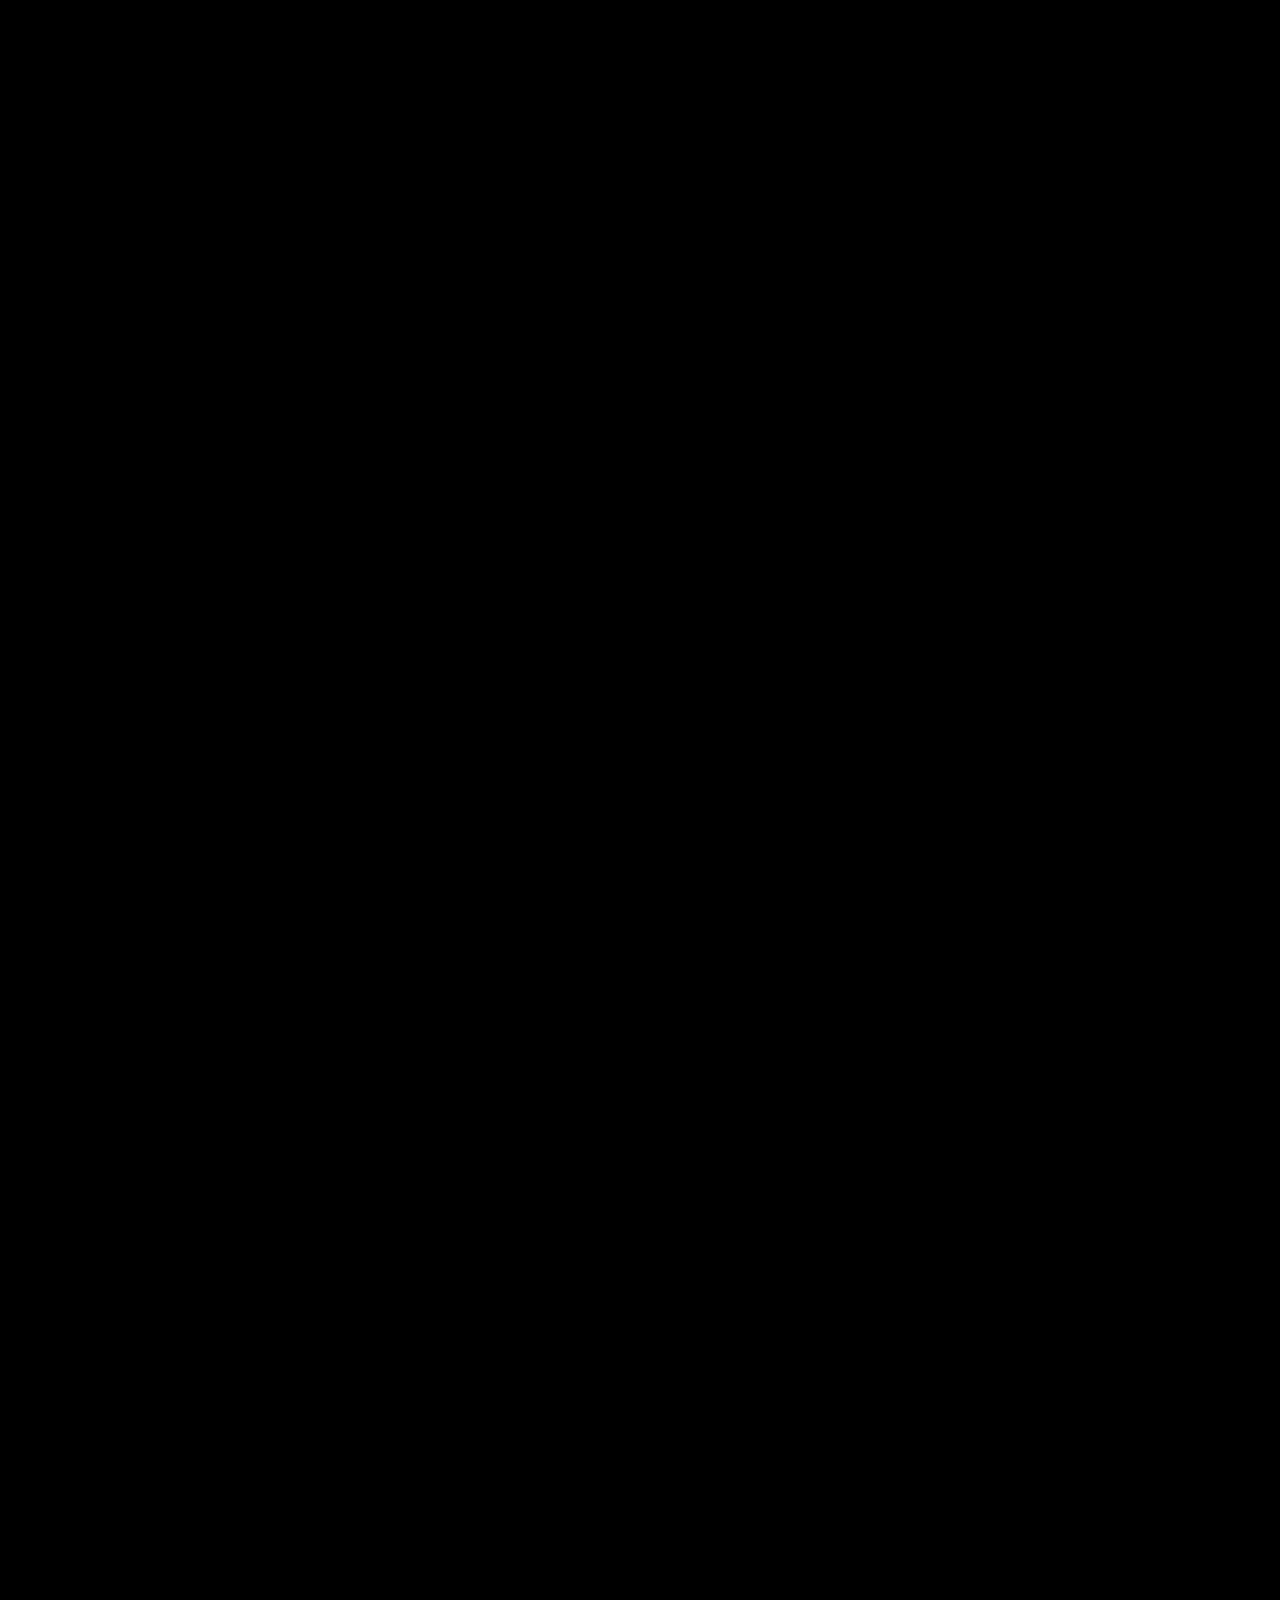
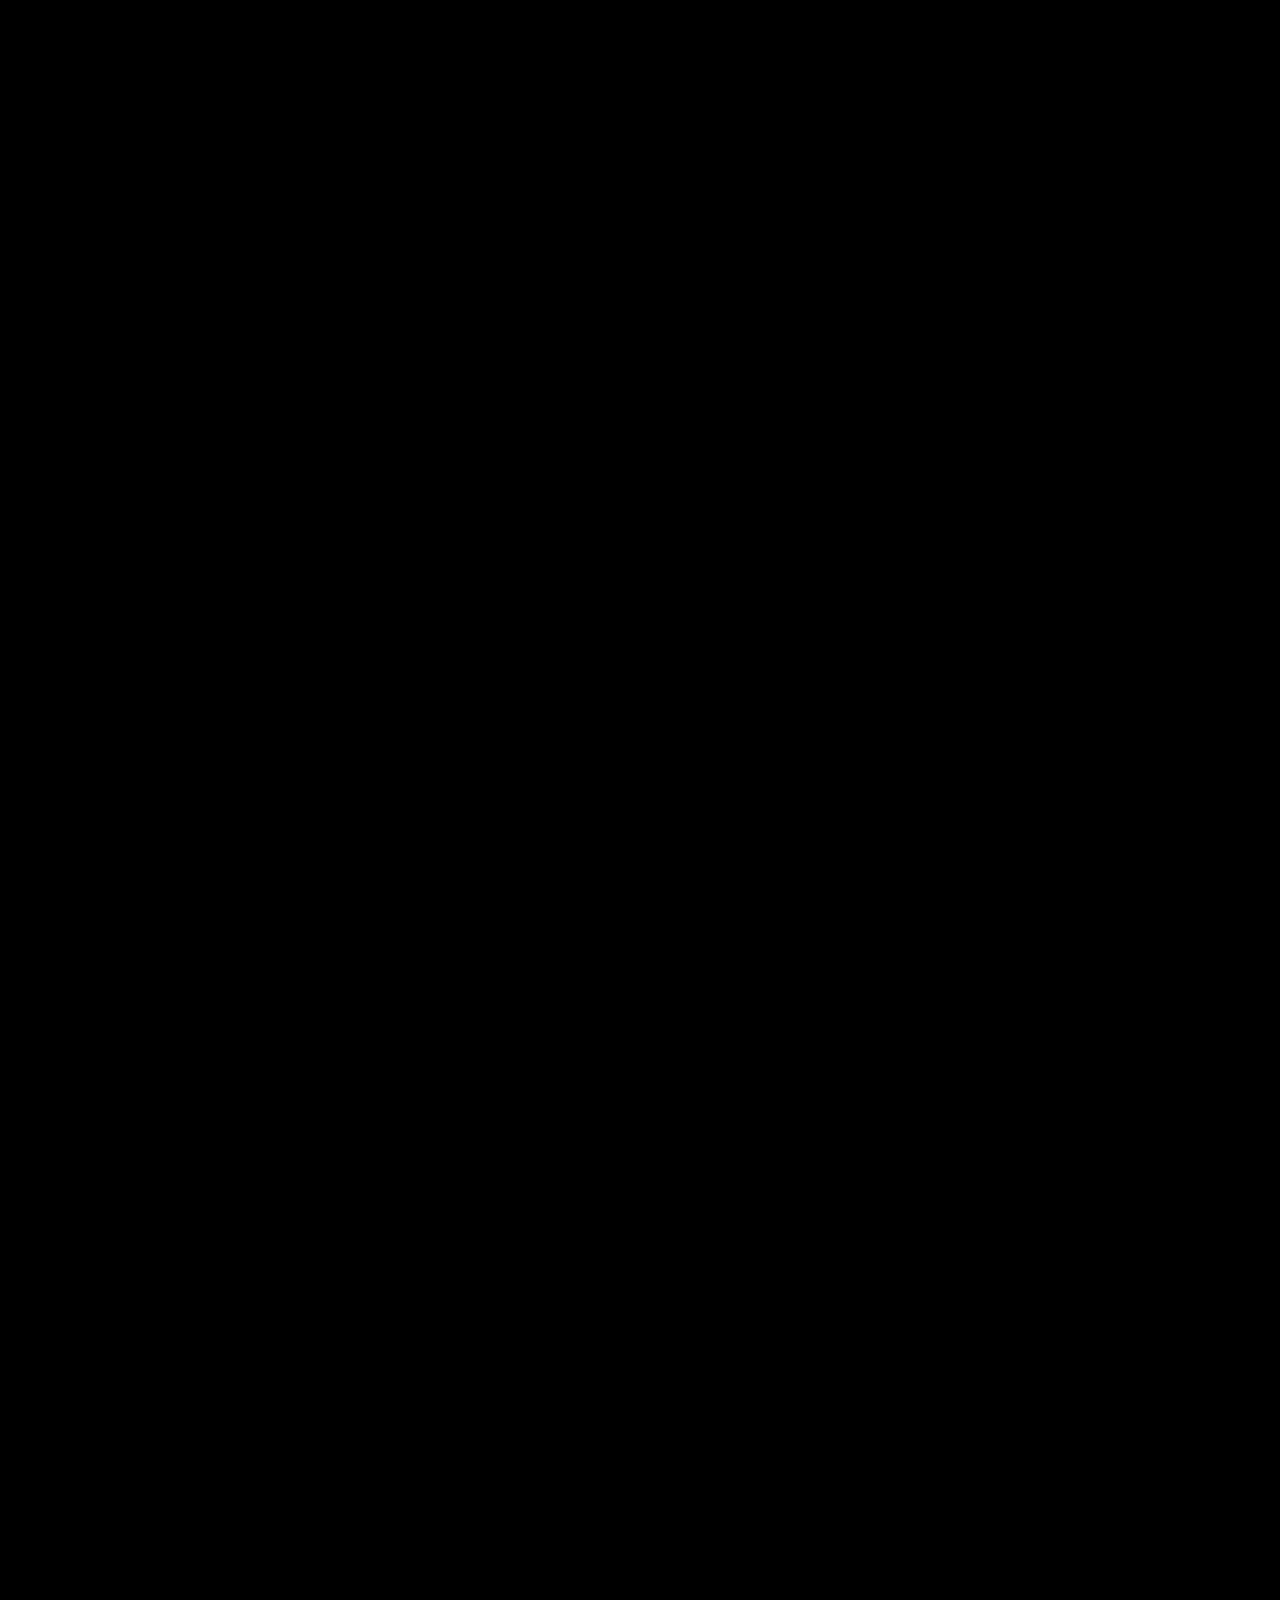
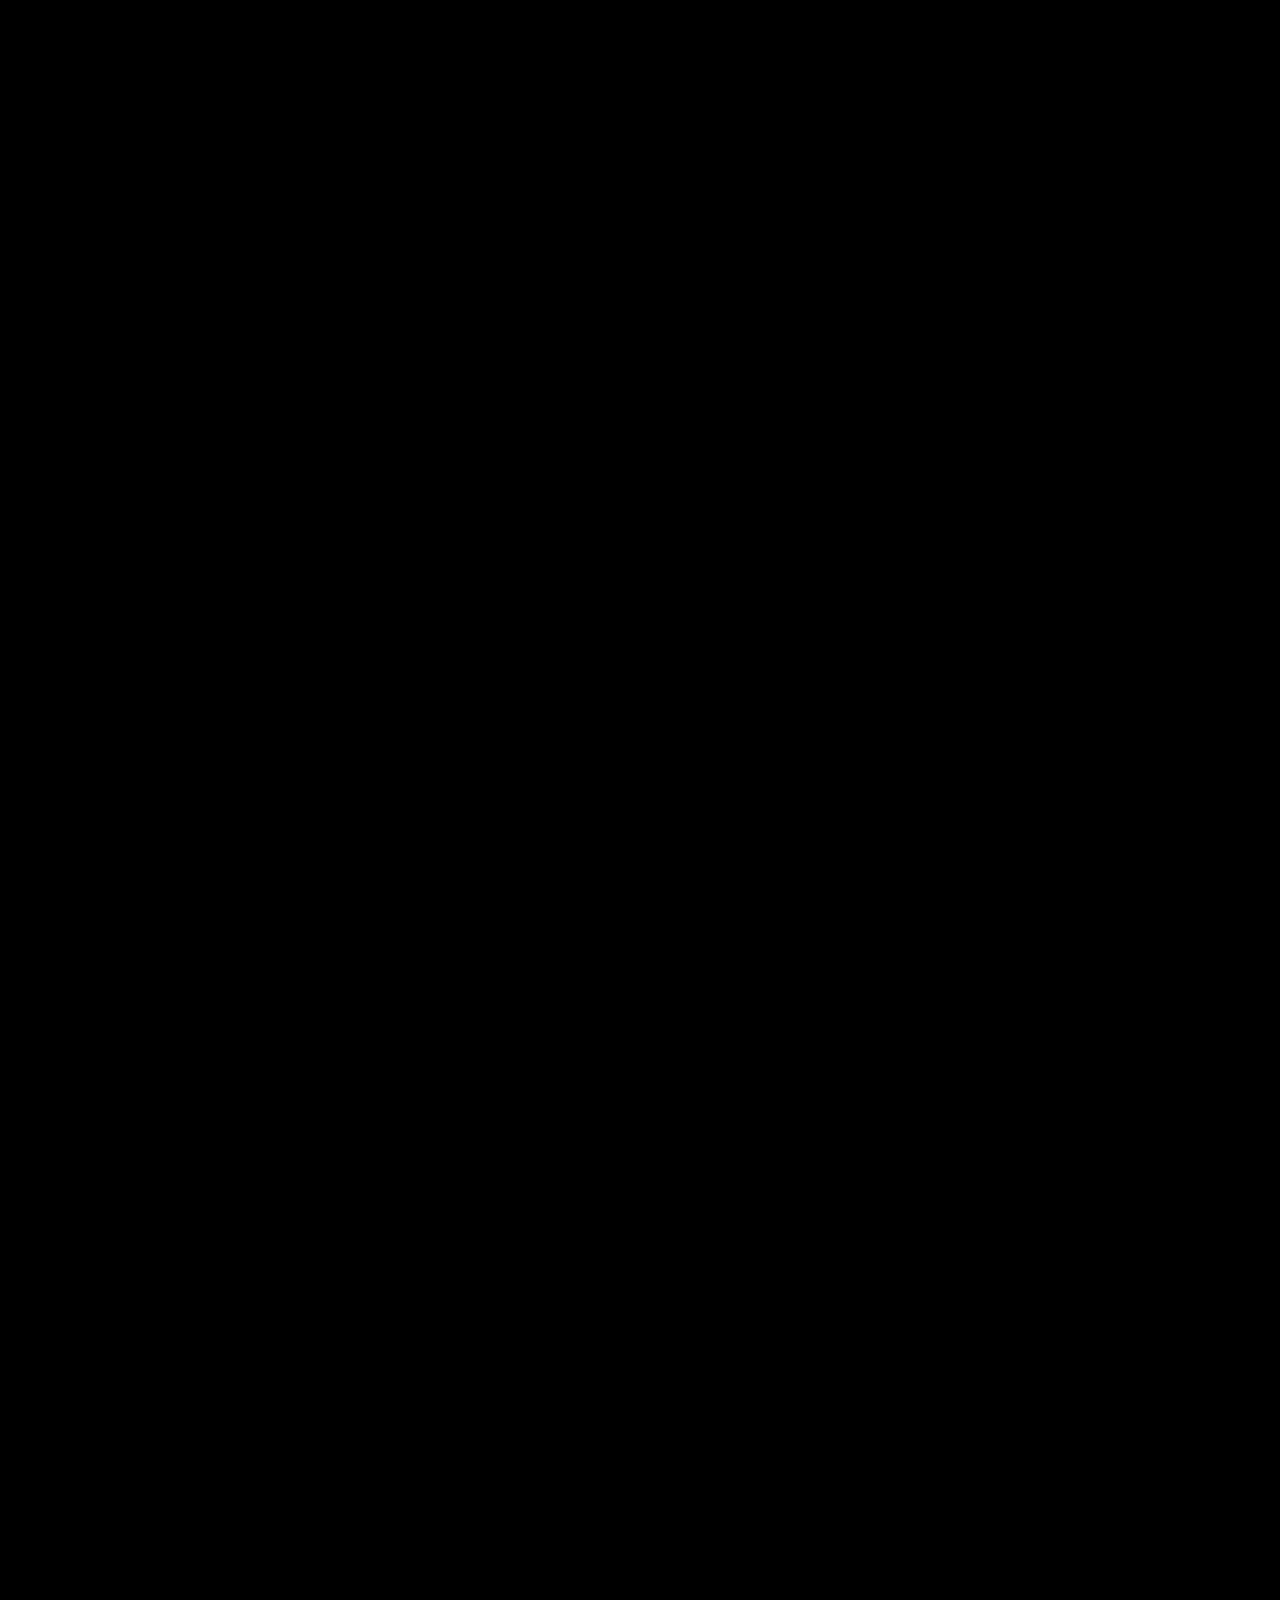
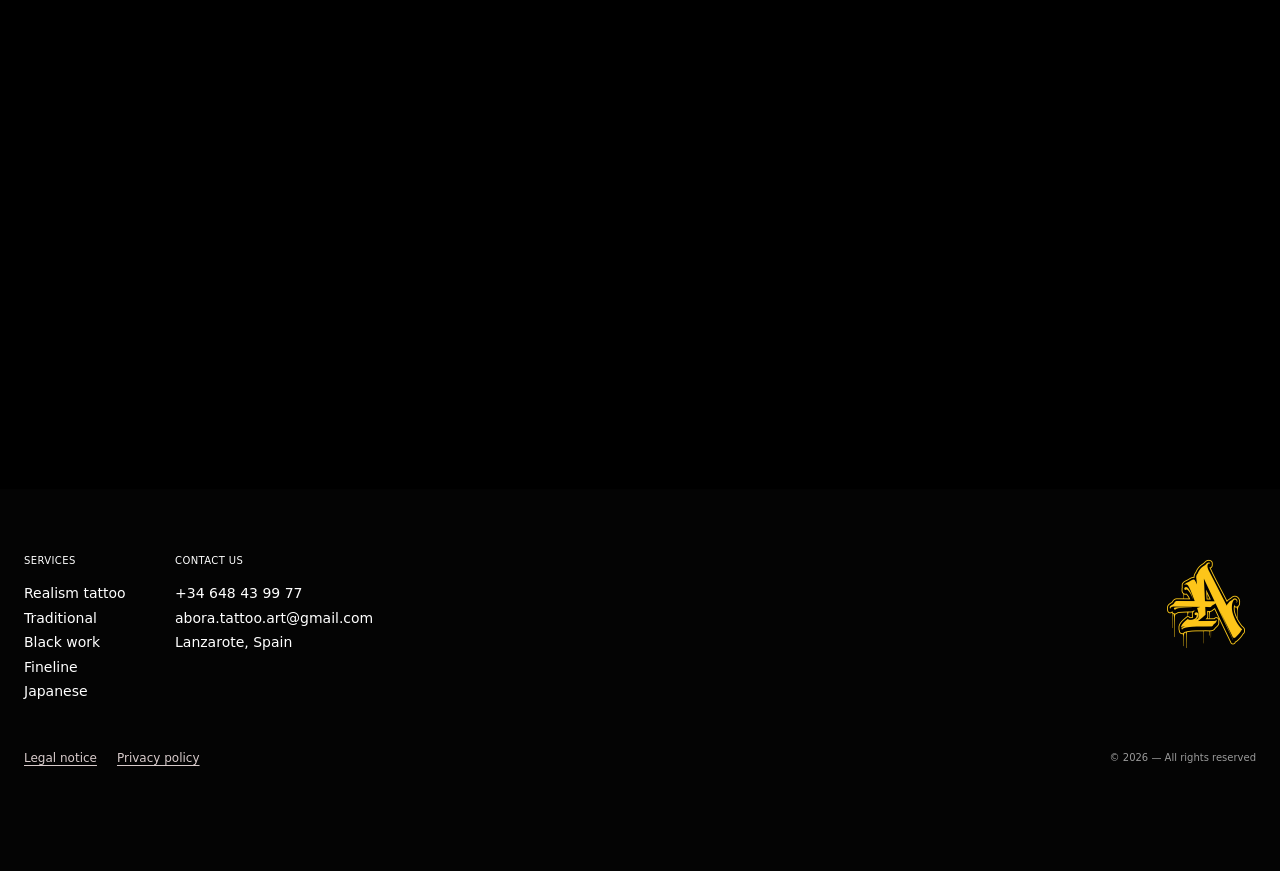
<file: en/galeria.html>
<!DOCTYPE html>
<!-- ⚠️ ARCHIVO GENERADO por build.js a partir de ../galeria.html y js/i18n.js — no lo edites a mano -->
<html lang="en">
<head>
  <meta charset="UTF-8">
  <meta name="viewport" content="width=device-width, initial-scale=1.0">
  <meta name="color-scheme" content="dark">
  <meta http-equiv="Content-Security-Policy" content="default-src 'self'; script-src 'self'; style-src 'self' https://fonts.googleapis.com; font-src https://fonts.gstatic.com; img-src 'self' data:; media-src 'self'; connect-src https://api.web3forms.com; form-action 'self'; base-uri 'self'; object-src 'none'">
  <meta name="referrer" content="strict-origin-when-cross-origin">
  <!-- i18n:alternates (generado por build.js) -->
  <link rel="canonical" href="https://aboratattoo.es/en/galeria.html">
  <link rel="alternate" hreflang="es" href="https://aboratattoo.es/galeria.html">
  <link rel="alternate" hreflang="en" href="https://aboratattoo.es/en/galeria.html">
  <link rel="alternate" hreflang="x-default" href="https://aboratattoo.es/galeria.html">
  <!-- /i18n:alternates -->
  <!-- i18n:social (generado por build.js) -->
  <meta property="og:type" content="website">
  <meta property="og:site_name" content="Abora Tattoo">
  <meta property="og:title" content="Tattoo Gallery | Abora Tattoo – Lanzarote">
  <meta property="og:description" content="Abora Tattoo's gallery in Costa Teguise, Lanzarote: realism, fineline, traditional, Japanese and more. Filter by style.">
  <meta property="og:url" content="https://aboratattoo.es/en/galeria.html">
  <meta property="og:image" content="https://aboratattoo.es/assets/img/og-image.jpg">
  <meta property="og:image:width" content="1200">
  <meta property="og:image:height" content="630">
  <meta property="og:image:alt" content="Abora Tattoo artists at the studio in Costa Teguise, Lanzarote">
  <meta property="og:locale" content="en_GB">
  <meta property="og:locale:alternate" content="es_ES">
  <meta name="twitter:card" content="summary_large_image">
  <!-- /i18n:social -->
  <meta name="description" content="Abora Tattoo's gallery in Costa Teguise, Lanzarote: realism, fineline, traditional, Japanese and more. Filter by style." data-i18n-content="galleryPage.description">
  <title>Tattoo Gallery | Abora Tattoo – Lanzarote</title>
  <link rel="icon" href="/favicon.ico" sizes="48x48">
  <link rel="icon" type="image/png" sizes="96x96" href="/assets/icons/favicon/favicon-96.png">
  <link rel="icon" type="image/png" sizes="192x192" href="/assets/icons/favicon/favicon-192.png">
  <link rel="apple-touch-icon" href="/assets/icons/favicon/apple-touch-icon.png">

  <link rel="preconnect" href="https://fonts.googleapis.com">
  <link rel="preconnect" href="https://fonts.gstatic.com" crossorigin>
  <link href="https://fonts.googleapis.com/css2?family=Inter:wght@400;500&family=Lato:wght@400&family=Roboto+Flex:opsz,wght@8..144,500;8..144,700&family=Roboto+Serif:opsz,wght@8..144,500;8..144,700&family=Roboto:wdth,wght@75..100,300..600&display=swap" rel="stylesheet">

  <link rel="stylesheet" href="../css/styles.css">
</head>
<body data-title-key="galleryPage.title">

  <!-- ============ HEADER / NAV (versión compacta para páginas interiores) ============ -->
  <header class="header header--page">
    <nav class="nav" aria-label="Main" data-i18n-aria="nav.aria">
      <ul class="nav__group">
        <li><a href="index.html#team" data-i18n="nav.artists">Tattoo Artists</a></li>
        <li><a href="galeria.html" class="is-active" aria-current="page" data-i18n="nav.gallery">Tattoo Gallery</a></li>
      </ul>
      <a href="index.html" class="nav__logo" aria-label="Abora Tattoo – Home" data-i18n-aria="nav.home">
        <img src="../assets/img/logo.png" alt="Abora Tattoo" width="100" height="100">
      </a>
      <ul class="nav__group">
        <li><a href="index.html#contact" data-i18n="nav.contact">Book now</a></li>
        <li><a href="https://www.instagram.com/abora.tattoo.gallery.sl/" target="_blank" rel="noopener">Instagram</a></li>
      </ul>

      <!-- Selector de idioma: cada idioma tiene su propia página (/ y /en/). La versión /en/ la genera build.js -->
      <div class="lang-switch" role="group" aria-label="Idioma / Language">
        <a class="lang-switch__btn" data-lang="es" href="../galeria.html" hreflang="es" lang="es" aria-label="Español">ES</a>
        <span class="lang-switch__sep" aria-hidden="true">/</span>
        <a class="lang-switch__btn" data-lang="en" href="galeria.html" hreflang="en" lang="en" aria-label="English" aria-current="true">EN</a>
      </div>

      <button class="nav__toggle" aria-label="Abrir menú" aria-expanded="false" aria-controls="mobile-menu">
        <span></span><span></span><span></span>
      </button>
    </nav>
    <div class="mobile-menu" id="mobile-menu" hidden>
      <a href="index.html#team" data-i18n="nav.artists">Tattoo Artists</a>
      <a href="galeria.html" aria-current="page" data-i18n="nav.gallery">Tattoo Gallery</a>
      <a href="index.html#contact" data-i18n="nav.contact">Book now</a>
      <a href="https://www.instagram.com/abora.tattoo.gallery.sl/" target="_blank" rel="noopener">Instagram</a>
    </div>
  </header>

  <main class="gallery-page">
    <h1 class="visually-hidden" data-i18n="galleryPage.h1">Abora Tattoo gallery in Lanzarote</h1>

    <section class="gallery-page__inner" aria-labelledby="filter-title">
      <div class="gallery-page__head">
        <h2 class="gallery-page__title" id="filter-title" data-i18n="galleryPage.filterTitle">Filter by style</h2>
        <div class="filters" role="group" aria-labelledby="filter-title">
            <button type="button" class="filter is-active" data-filter="all" aria-pressed="true" data-i18n="galleryPage.all">All</button>
            <button type="button" class="filter" data-filter="realism" aria-pressed="false" data-i18n="galleryPage.realism">Realism</button>
            <button type="button" class="filter" data-filter="anime" aria-pressed="false" data-i18n="galleryPage.anime">Anime</button>
            <button type="button" class="filter" data-filter="fineline" aria-pressed="false" data-i18n="galleryPage.fineline">Fineline</button>
            <button type="button" class="filter" data-filter="traditional" aria-pressed="false" data-i18n="galleryPage.traditional">Traditional</button>
            <button type="button" class="filter" data-filter="japanese" aria-pressed="false" data-i18n="galleryPage.japanese">Japanese</button>
        </div>
      </div>

      <!-- Trabajos reales (assets/img/works/, 760×950, WebP), mezclados para que en «Todos» se alternen los estilos
           (al añadir uno, colócalo repartido entre los demás, no todos juntos al final), y, al final, fotos PROVISIONALES
           (assets/img/gallery-XX.jpg) en los estilos que aún no tienen fotos reales: sustitúyelas cuando las haya.
           data-style indica el estilo para el filtro: realism, anime, fineline, traditional o japanese -->
      <ul class="works" id="works">
          <li class="work" data-style="realism">
            <img src="../assets/img/works/realismo-01.webp" alt="Black and grey realistic portrait of Poseidon with his trident on the forearm" width="760" height="950" data-i18n-alt="works.realism01" loading="lazy">
          </li>
          <li class="work" data-style="traditional">
            <img src="../assets/img/works/tradicional-01.webp" alt="Colour traditional tattoo of a bat-winged eyeball with claws and a dagger on the leg" width="760" height="950" data-i18n-alt="works.alt01" loading="lazy">
          </li>
          <li class="work" data-style="anime">
            <img src="../assets/img/works/anime-01.webp" alt="Two anime footballers fighting for the ball, black and grey, on the forearm" width="760" height="950" data-i18n-alt="works.anime01" loading="lazy">
          </li>
          <li class="work" data-style="fineline">
            <img src="../assets/img/works/fineline-01.webp" alt="Several fineline tattoos on the thigh: a crab, a milk carton with devil wings, a hedgehog and a figure with mushrooms" width="760" height="950" data-i18n-alt="works.fineline01" loading="lazy">
          </li>
          <li class="work" data-style="realism">
            <img src="../assets/img/works/realismo-02.webp" alt="Realistic swan tattoo on the forearm" width="760" height="950" data-i18n-alt="works.realism02" loading="lazy">
          </li>
          <li class="work" data-style="traditional">
            <img src="../assets/img/works/tradicional-02.webp" alt="Traditional tattoo of a woman in profile with a devil mask on the leg" width="760" height="950" data-i18n-alt="works.alt02" loading="lazy">
          </li>
          <li class="work" data-style="realism">
            <img src="../assets/img/works/realismo-03.webp" alt="Black and grey realistic cross with a rosary on the forearm" width="760" height="950" data-i18n-alt="works.realism03" loading="lazy">
          </li>
          <li class="work" data-style="anime">
            <img src="../assets/img/works/anime-02.webp" alt="Two black and grey anime eyes with touches of red, on the arm" width="760" height="950" data-i18n-alt="works.anime02" loading="lazy">
          </li>
          <li class="work" data-style="realism">
            <img src="../assets/img/works/realismo-04.webp" alt="Realistic landscape of palm trees and the sea at sunset on the forearm" width="760" height="950" data-i18n-alt="works.realism04" loading="lazy">
          </li>
          <li class="work" data-style="traditional">
            <img src="../assets/img/works/tradicional-03.webp" alt="Black traditional tattoo of a skull wearing a bear pelt on the thigh" width="760" height="950" data-i18n-alt="works.alt03" loading="lazy">
          </li>
          <li class="work" data-style="fineline">
            <img src="../assets/img/works/fineline-02.webp" alt="Three small black and grey fineline dragons flying up the forearm" width="760" height="950" data-i18n-alt="works.fineline02" loading="lazy">
          </li>
          <li class="work" data-style="realism">
            <img src="../assets/img/works/realismo-05.webp" alt="Black and grey realistic octopus on a treasure chest on the arm" width="760" height="950" data-i18n-alt="works.realism05" loading="lazy">
          </li>
          <li class="work" data-style="traditional">
            <img src="../assets/img/works/tradicional-04.webp" alt="Traditional tattoo of a hand holding a smoking revolver with skulls in the smoke on the arm" width="760" height="950" data-i18n-alt="works.alt04" loading="lazy">
          </li>
          <li class="work" data-style="realism">
            <img src="../assets/img/works/realismo-06.webp" alt="Black and grey realistic lilies on the arm" width="760" height="950" data-i18n-alt="works.realism06" loading="lazy">
          </li>
          <li class="work" data-style="anime">
            <img src="../assets/img/works/anime-03.webp" alt="Full black and grey anime sleeve with several characters, from shoulder to wrist" width="760" height="950" data-i18n-alt="works.anime03" loading="lazy">
          </li>
          <li class="work" data-style="traditional">
            <img src="../assets/img/works/tradicional-05.webp" alt="Colour traditional tattoo of a red octopus on the back and shoulder" width="760" height="950" data-i18n-alt="works.alt05" loading="lazy">
          </li>
          <li class="work" data-style="realism">
            <img src="../assets/img/works/realismo-07.webp" alt="Black and grey realistic cherub and flowers on the forearm" width="760" height="950" data-i18n-alt="works.realism07" loading="lazy">
          </li>
          <li class="work" data-style="fineline">
            <img src="../assets/img/works/fineline-03.webp" alt="Faceless full-body figure in fine line on the arm" width="760" height="950" data-i18n-alt="works.fineline03" loading="lazy">
          </li>
          <li class="work" data-style="realism">
            <img src="../assets/img/works/realismo-08.webp" alt="Black and grey realistic tattoo of a limpet shell, typical of the Canary Islands" width="760" height="950" data-i18n-alt="works.realism08" loading="lazy">
          </li>
          <li class="work" data-style="traditional">
            <img src="../assets/img/works/tradicional-06.webp" alt="Traditional tattoo of a ram skull with a candle on the leg" width="760" height="950" data-i18n-alt="works.alt06" loading="lazy">
          </li>
          <li class="work" data-style="anime">
            <img src="../assets/img/works/anime-04.webp" alt="Colour anime character wearing a headband, on the neck" width="760" height="950" data-i18n-alt="works.anime04" loading="lazy">
          </li>
          <li class="work" data-style="realism">
            <img src="../assets/img/works/realismo-09.webp" alt="Black and grey tattoo of a blindfolded woman dancing with a devil on the leg" width="760" height="950" data-i18n-alt="works.realism09" loading="lazy">
          </li>
          <li class="work" data-style="traditional">
            <img src="../assets/img/works/tradicional-07.webp" alt="Black traditional tattoos of a koi carp, a bee and a knot on the arm" width="760" height="950" data-i18n-alt="works.alt07" loading="lazy">
          </li>
          <li class="work" data-style="fineline">
            <img src="../assets/img/works/fineline-04.webp" alt="Little devil with a trident in fine line on the thigh" width="760" height="950" data-i18n-alt="works.fineline04" loading="lazy">
          </li>
          <li class="work" data-style="realism">
            <img src="../assets/img/works/realismo-10.webp" alt="Black and grey realistic peonies on the back" width="760" height="950" data-i18n-alt="works.realism10" loading="lazy">
          </li>
          <li class="work" data-style="anime">
            <img src="../assets/img/works/anime-05.webp" alt="Black and grey anime half sleeve with a warrior woman and a sword, on the forearm" width="760" height="950" data-i18n-alt="works.anime05" loading="lazy">
          </li>
          <li class="work" data-style="realism">
            <img src="../assets/img/works/realismo-11.webp" alt="Black and grey realistic heart with a Celtic knot on the arm" width="760" height="950" data-i18n-alt="works.realism11" loading="lazy">
          </li>
          <li class="work" data-style="traditional">
            <img src="../assets/img/works/tradicional-08.webp" alt="Black traditional tattoo of a skull with a moth on the arm" width="760" height="950" data-i18n-alt="works.alt08" loading="lazy">
          </li>
          <li class="work" data-style="realism">
            <img src="../assets/img/works/realismo-12.webp" alt="Black and grey realistic portrait of a dog with its tongue out on the chest" width="760" height="950" data-i18n-alt="works.realism12" loading="lazy">
          </li>
          <li class="work" data-style="traditional">
            <img src="../assets/img/works/tradicional-09.webp" alt="Traditional tattoo of a boy with a lollipop and the words “Ruge ya!” on the leg" width="760" height="950" data-i18n-alt="works.alt09" loading="lazy">
          </li>
          <li class="work" data-style="fineline">
            <img src="../assets/img/works/fineline-05.webp" alt="Little cartoon mouse in fine line on the arm" width="760" height="950" data-i18n-alt="works.fineline05" loading="lazy">
          </li>
          <li class="work" data-style="anime">
            <img src="../assets/img/works/anime-06.webp" alt="Black anime character falling through flames, on the calf" width="760" height="950" data-i18n-alt="works.anime06" loading="lazy">
          </li>
          <li class="work" data-style="realism">
            <img src="../assets/img/works/realismo-13.webp" alt="Black and grey classical-style woman's face with a headscarf on the forearm" width="760" height="950" data-i18n-alt="works.realism13" loading="lazy">
          </li>
          <li class="work" data-style="realism">
            <img src="../assets/img/works/realismo-14.webp" alt="Black and grey realistic portrait of a smiling man on the arm" width="760" height="950" data-i18n-alt="works.realism14" loading="lazy">
          </li>
          <li class="work" data-style="traditional">
            <img src="../assets/img/works/tradicional-10.webp" alt="Traditional tattoo of a warrior with a bat-wing helmet and tears of blood on the arm" width="760" height="950" data-i18n-alt="works.alt10" loading="lazy">
          </li>
          <li class="work" data-style="realism">
            <img src="../assets/img/works/realismo-15.webp" alt="Black and grey realistic clock, eye and Roman Colosseum on the shoulder" width="760" height="950" data-i18n-alt="works.realism15" loading="lazy">
          </li>
          <li class="work" data-style="anime">
            <img src="../assets/img/works/anime-07.webp" alt="Black and grey anime character laughing with a hand over his eyes, on the shoulder" width="760" height="950" data-i18n-alt="works.anime07" loading="lazy">
          </li>
          <li class="work" data-style="fineline">
            <img src="../assets/img/works/fineline-06.webp" alt="Fineline branch of flowers and leaves from the shoulder to the collarbone and down the arm" width="760" height="950" data-i18n-alt="works.fineline06" loading="lazy">
          </li>
          <li class="work" data-style="traditional">
            <img src="../assets/img/works/tradicional-11.webp" alt="Colour traditional tattoo of a hand holding a skull mask on the leg" width="760" height="950" data-i18n-alt="works.alt11" loading="lazy">
          </li>
          <li class="work" data-style="realism">
            <img src="../assets/img/works/realismo-16.webp" alt="Black and grey realistic roaring tiger covering the whole back" width="760" height="950" data-i18n-alt="works.realism16" loading="lazy">
          </li>
          <li class="work" data-style="traditional">
            <img src="../assets/img/works/tradicional-12.webp" alt="Traditional tattoo of a woman with a flower in her hair and a shawl on the leg" width="760" height="950" data-i18n-alt="works.alt12" loading="lazy">
          </li>
          <li class="work" data-style="realism">
            <img src="../assets/img/works/realismo-17.webp" alt="Black and grey archangel with a sword and a clock with an eye on the chest" width="760" height="950" data-i18n-alt="works.realism17" loading="lazy">
          </li>
          <li class="work" data-style="anime">
            <img src="../assets/img/works/anime-08.webp" alt="Katana, fox masks and a tiger in the waves, black and red, on the forearm" width="760" height="950" data-i18n-alt="works.anime08" loading="lazy">
          </li>
          <li class="work" data-style="realism">
            <img src="../assets/img/works/realismo-18.webp" alt="Black and grey realistic portrait of a laughing man with dreadlocks on the arm" width="760" height="950" data-i18n-alt="works.realism18" loading="lazy">
          </li>
          <li class="work" data-style="fineline">
            <img src="../assets/img/works/fineline-07.webp" alt="Line-work flowers in a dotwork vase on the leg" width="760" height="950" data-i18n-alt="works.fineline07" loading="lazy">
          </li>
          <li class="work" data-style="traditional">
            <img src="../assets/img/works/tradicional-13.webp" alt="Colour traditional tattoo of an anglerfish on the shoulder" width="760" height="950" data-i18n-alt="works.alt13" loading="lazy">
          </li>
          <li class="work" data-style="realism">
            <img src="../assets/img/works/realismo-19.webp" alt="Black and grey realistic galloping horse in an arm sleeve" width="760" height="950" data-i18n-alt="works.realism19" loading="lazy">
          </li>
          <li class="work" data-style="anime">
            <img src="../assets/img/works/anime-09.webp" alt="Black and grey anime character seated before a shrine with teeth, on the leg" width="760" height="950" data-i18n-alt="works.anime09" loading="lazy">
          </li>
          <li class="work" data-style="traditional">
            <img src="../assets/img/works/tradicional-14.webp" alt="Traditional tattoo of stacked skulls with flowers on the leg" width="760" height="950" data-i18n-alt="works.alt14" loading="lazy">
          </li>
          <li class="work" data-style="realism">
            <img src="../assets/img/works/realismo-20.webp" alt="Black and grey realistic full back piece with a panda and other animals" width="760" height="950" data-i18n-alt="works.realism20" loading="lazy">
          </li>
          <li class="work" data-style="fineline">
            <img src="../assets/img/works/fineline-08.webp" alt="Peeled banana with an octopus tentacle, in fine line, on the leg" width="760" height="950" data-i18n-alt="works.fineline08" loading="lazy">
          </li>
          <li class="work" data-style="realism">
            <img src="../assets/img/works/realismo-21.webp" alt="Black and grey realistic portrait of a smiling fighter on the arm" width="760" height="950" data-i18n-alt="works.realism21" loading="lazy">
          </li>
          <li class="work" data-style="traditional">
            <img src="../assets/img/works/tradicional-15.webp" alt="Black traditional tattoo of a geisha on the thigh" width="760" height="950" data-i18n-alt="works.alt15" loading="lazy">
          </li>
          <li class="work" data-style="anime">
            <img src="../assets/img/works/anime-10.webp" alt="Black and grey portrait of an anime soldier, on the arm" width="760" height="950" data-i18n-alt="works.anime10" loading="lazy">
          </li>
          <li class="work" data-style="realism">
            <img src="../assets/img/works/realismo-22.webp" alt="Black and grey full back piece with a foo dog, a Buddha and a bird" width="760" height="950" data-i18n-alt="works.realism22" loading="lazy">
          </li>
          <li class="work" data-style="traditional">
            <img src="../assets/img/works/tradicional-16.webp" alt="Traditional tattoo of a horned demon mask sticking its tongue out on the thigh" width="760" height="950" data-i18n-alt="works.alt16" loading="lazy">
          </li>
          <li class="work" data-style="realism">
            <img src="../assets/img/works/realismo-23.webp" alt="Black and grey realistic eagle on the forearm" width="760" height="950" data-i18n-alt="works.realism23" loading="lazy">
          </li>
          <li class="work" data-style="fineline">
            <img src="../assets/img/works/fineline-09.webp" alt="Two elephants in a continuous fine line on the forearm" width="760" height="950" data-i18n-alt="works.fineline09" loading="lazy">
          </li>
          <li class="work" data-style="traditional">
            <img src="../assets/img/works/tradicional-17.webp" alt="Traditional chest tattoo: two daggers and a skull" width="760" height="950" data-i18n-alt="works.alt17" loading="lazy">
          </li>
          <li class="work" data-style="realism">
            <img src="../assets/img/works/realismo-24.webp" alt="Black and grey realistic lion and bearded Greek god on the forearm" width="760" height="950" data-i18n-alt="works.realism24" loading="lazy">
          </li>
          <li class="work" data-style="anime">
            <img src="../assets/img/works/anime-11.webp" alt="Black and grey anime face with a wide grin and red eyes, on the arm" width="760" height="950" data-i18n-alt="works.anime11" loading="lazy">
          </li>
          <li class="work" data-style="realism">
            <img src="../assets/img/works/realismo-25.webp" alt="Black and grey Crash Bandicoot on the forearm" width="760" height="950" data-i18n-alt="works.realism25" loading="lazy">
          </li>
          <li class="work" data-style="traditional">
            <img src="../assets/img/works/tradicional-18.webp" alt="Traditional tattoo of clown faces on dice on the leg" width="760" height="950" data-i18n-alt="works.alt18" loading="lazy">
          </li>
          <li class="work" data-style="realism">
            <img src="../assets/img/works/realismo-26.webp" alt="Black flowers on a solid black background on the forearm and hand" width="760" height="950" data-i18n-alt="works.realism26" loading="lazy">
          </li>
          <li class="work" data-style="fineline">
            <img src="../assets/img/works/fineline-10.webp" alt="Black and grey woman's face with flowing hair and a flower on the hand" width="760" height="950" data-i18n-alt="works.fineline10" loading="lazy">
          </li>
          <li class="work" data-style="anime">
            <img src="../assets/img/works/anime-12.webp" alt="Black and grey magic anime fruit with swirls, on the shoulder" width="760" height="950" data-i18n-alt="works.anime12" loading="lazy">
          </li>
          <li class="work" data-style="traditional">
            <img src="../assets/img/works/tradicional-19.webp" alt="Traditional tattoo of a devil head with red horns on the leg" width="760" height="950" data-i18n-alt="works.alt19" loading="lazy">
          </li>
          <li class="work" data-style="realism">
            <img src="../assets/img/works/realismo-27.webp" alt="Black and grey realistic eagle on the neck" width="760" height="950" data-i18n-alt="works.realism27" loading="lazy">
          </li>
          <!-- Provisionales -->
          <li class="work" data-style="japanese">
            <img src="../assets/img/gallery-11.jpg" alt="Arms with colorful traditional tattoos and a dragon" width="640" height="960" data-i18n-alt="gallery.alt11" loading="lazy">
          </li>
      </ul>
      <p class="works__empty" id="works-empty" hidden data-i18n="galleryPage.empty">Work in this style is coming soon.</p>
    </section>
  </main>

  <!-- ============ FOOTER ============ -->
  <footer class="footer">
    <div class="footer__inner">
      <div class="footer__top">
        <div class="footer__cols">
          <div class="footer__col">
            <h4 data-i18n="footer.services">Services</h4>
            <ul>
              <li data-i18n="style.realism">Realism tattoo</li>
              <li data-i18n="style.traditional">Traditional</li>
              <li data-i18n="style.blackwork">Black work</li>
              <li data-i18n="style.fineline">Fineline</li>
              <li data-i18n="style.japanese">Japanese</li>
            </ul>
          </div>
          <div class="footer__col footer__col--wide">
            <h4 data-i18n="footer.contact">Contact us</h4>
            <ul>
              <li><a href="tel:+34648439977">+34 648 43 99 77</a></li>
              <li><a class="js-email" data-user="abora.tattoo.art" data-domain="gmail.com" href="index.html#contact">abora.tattoo.art [arroba] gmail.com</a></li>
              <li data-i18n="footer.location">Lanzarote, Spain</li>
            </ul>
          </div>
        </div>
        <img class="footer__logo" src="../assets/img/logo.png" alt="Abora Tattoo" width="100" height="100" loading="lazy">
      </div>
      <div class="footer__bottom">
        <nav class="footer__legal" aria-label="Legal">
          <a href="aviso-legal.html" data-i18n="footer.legal">Legal notice</a>
          <a href="privacidad.html" data-i18n="footer.privacy">Privacy policy</a>
        </nav>
        <p class="footer__copy">© <span id="year">2025</span> — <span data-i18n="footer.rights">All rights reserved</span></p>
      </div>
    </div>
  </footer>

  <!-- Botón flotante de WhatsApp (el mensaje inicial se traduce en js/main.js) -->
  <a class="whatsapp" href="https://wa.me/34648439977" target="_blank" rel="noopener" aria-label="Message us on WhatsApp" data-i18n-aria="whatsapp.aria">
    <svg class="whatsapp__icon" viewBox="0 0 32 32" width="30" height="30" aria-hidden="true" focusable="false">
      <path d="M16 3C8.8 3 3 8.6 3 15.6c0 2.5.8 4.9 2.1 6.9L3.7 29l6.8-1.8c1.7.9 3.6 1.4 5.5 1.4 7.2 0 13-5.6 13-12.6S23.2 3 16 3Z" fill="none" stroke="#fff" stroke-width="2.2" stroke-linejoin="round"/>
      <path d="M11.4 9.6c.3-.3.7-.3 1-.1l1.6 2.1c.2.3.2.7 0 1l-.9 1.1c.8 1.6 2.1 2.9 3.7 3.7l1.1-.9c.3-.2.7-.2 1 0l2.1 1.6c.3.2.4.7.1 1l-.9 1.1c-.5.6-1.3.8-2 .6-3.5-1.1-6.2-3.8-7.3-7.3-.2-.7 0-1.5.6-2l.9-.9Z" fill="#fff"/>
    </svg>
    <span class="whatsapp__label" data-i18n="whatsapp.label">WhatsApp</span>
  </a>

  <script src="../js/i18n.js"></script>
  <script src="../js/main.js"></script>
</body>
</html>
</file>
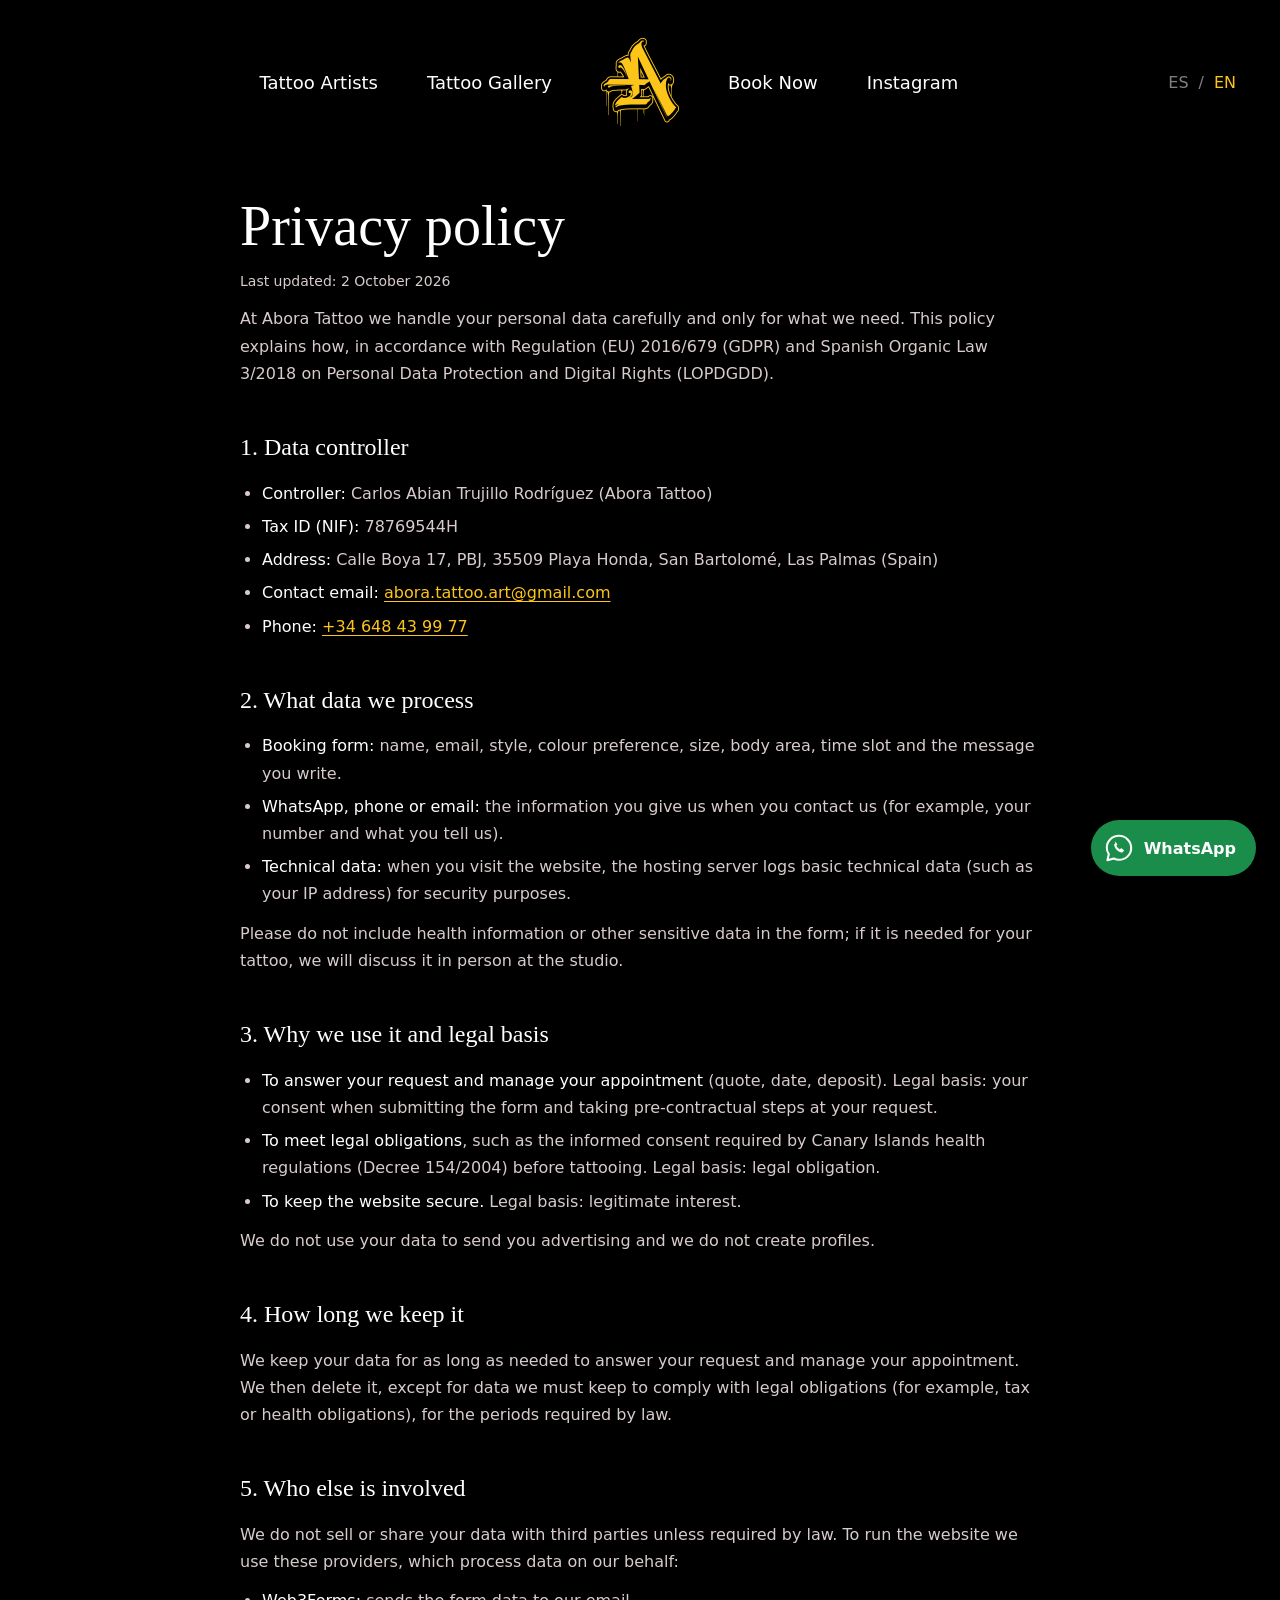
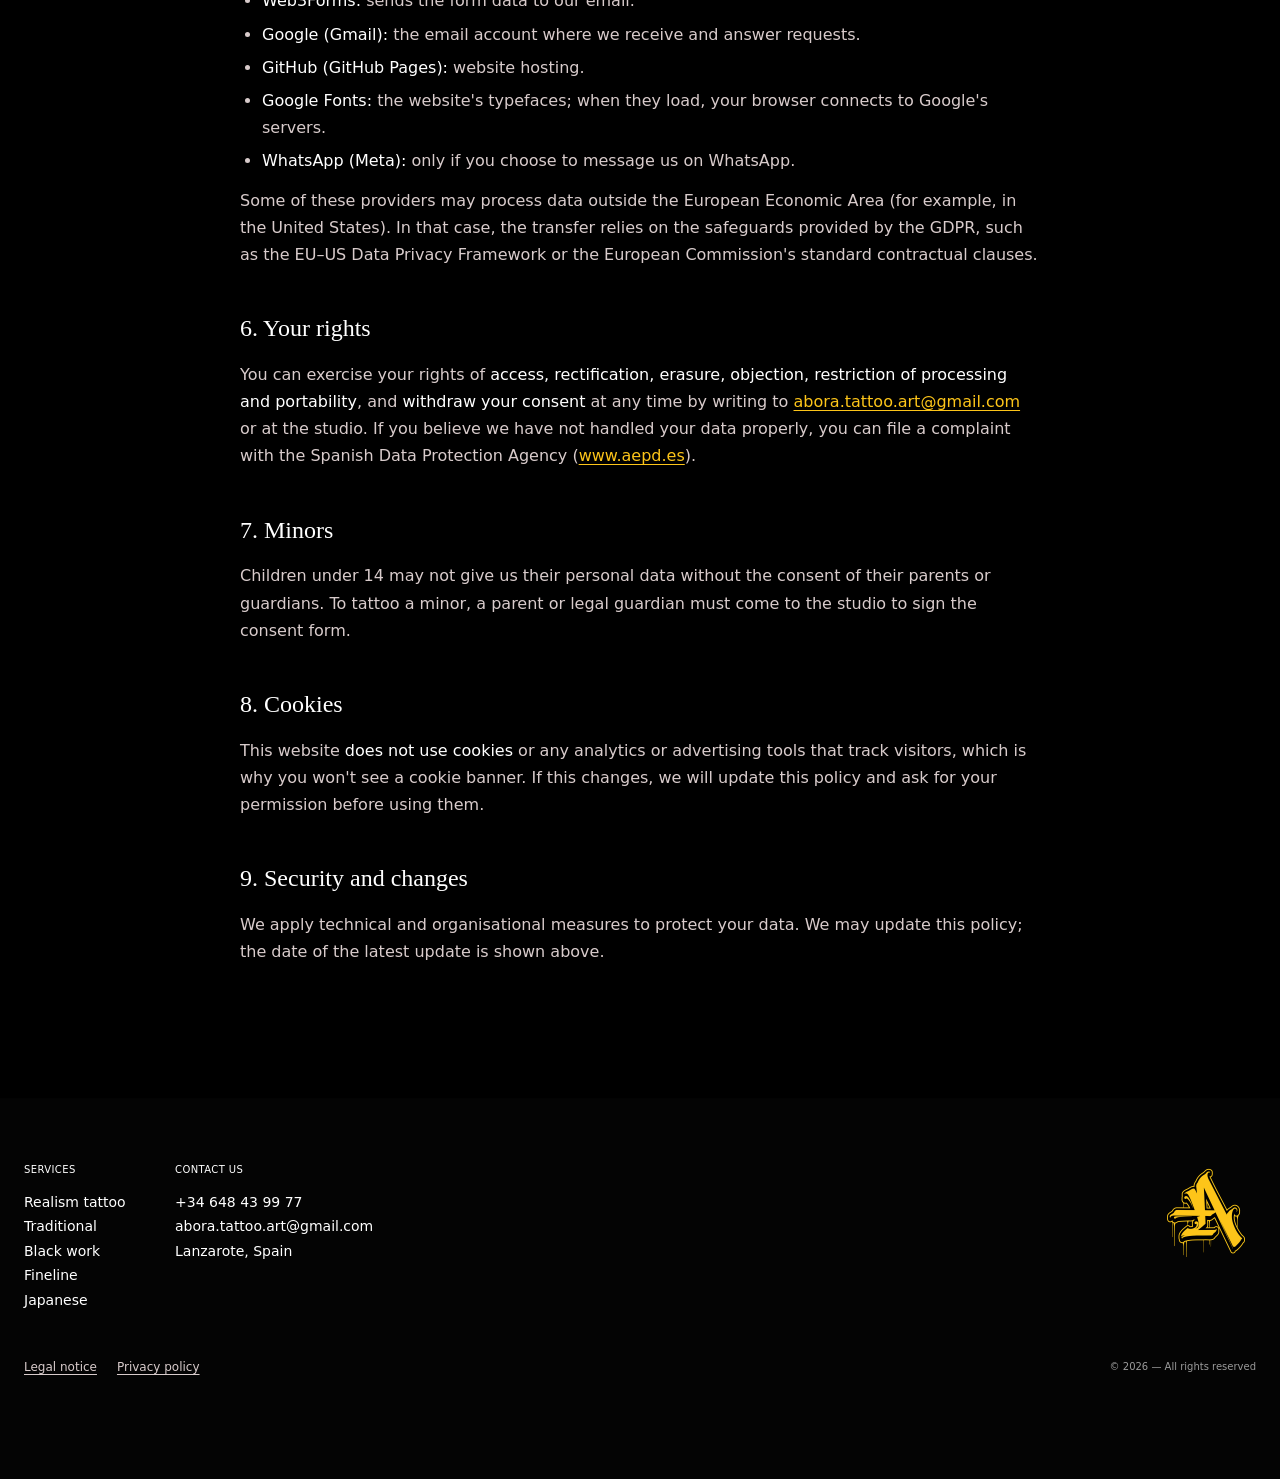
<file: en/privacidad.html>
<!DOCTYPE html>
<!-- ⚠️ ARCHIVO GENERADO por build.js a partir de ../privacidad.html y js/i18n.js — no lo edites a mano -->
<html lang="en">
<head>
  <meta charset="UTF-8">
  <meta name="viewport" content="width=device-width, initial-scale=1.0">
  <meta name="color-scheme" content="dark">
  <meta http-equiv="Content-Security-Policy" content="default-src 'self'; script-src 'self'; style-src 'self' https://fonts.googleapis.com; font-src https://fonts.gstatic.com; img-src 'self' data:; media-src 'self'; connect-src https://api.web3forms.com; form-action 'self'; base-uri 'self'; object-src 'none'">
  <meta name="referrer" content="strict-origin-when-cross-origin">
  <!-- i18n:alternates (generado por build.js) -->
  <link rel="canonical" href="https://aboratattoo.es/en/privacidad.html">
  <link rel="alternate" hreflang="es" href="https://aboratattoo.es/privacidad.html">
  <link rel="alternate" hreflang="en" href="https://aboratattoo.es/en/privacidad.html">
  <link rel="alternate" hreflang="x-default" href="https://aboratattoo.es/privacidad.html">
  <!-- /i18n:alternates -->
  <meta name="robots" content="noindex, follow">
  <title>Privacy policy | Abora Tattoo</title>
  <link rel="icon" href="/favicon.ico" sizes="48x48">
  <link rel="icon" type="image/png" sizes="96x96" href="/assets/icons/favicon/favicon-96.png">
  <link rel="icon" type="image/png" sizes="192x192" href="/assets/icons/favicon/favicon-192.png">
  <link rel="apple-touch-icon" href="/assets/icons/favicon/apple-touch-icon.png">

  <link rel="preconnect" href="https://fonts.googleapis.com">
  <link rel="preconnect" href="https://fonts.gstatic.com" crossorigin>
  <link href="https://fonts.googleapis.com/css2?family=Inter:wght@400;500&family=Lato:wght@400&family=Roboto+Flex:opsz,wght@8..144,500;8..144,700&family=Roboto+Serif:opsz,wght@8..144,500;8..144,700&family=Roboto:wdth,wght@75..100,300..600&display=swap" rel="stylesheet">

  <link rel="stylesheet" href="../css/styles.css">
</head>
<body data-title-key="privacyPage.title">

  <!-- ============ HEADER / NAV (versión compacta para páginas interiores) ============ -->
  <header class="header header--page">
    <nav class="nav" aria-label="Main" data-i18n-aria="nav.aria">
      <ul class="nav__group">
        <li><a href="index.html#team" data-i18n="nav.artists">Tattoo Artists</a></li>
        <li><a href="galeria.html" data-i18n="nav.gallery">Tattoo Gallery</a></li>
      </ul>
      <a href="index.html" class="nav__logo" aria-label="Abora Tattoo – Home" data-i18n-aria="nav.home">
        <img src="../assets/img/logo.png" alt="Abora Tattoo" width="100" height="100">
      </a>
      <ul class="nav__group">
        <li><a href="index.html#contact" data-i18n="nav.contact">Book now</a></li>
        <li><a href="https://www.instagram.com/abora.tattoo.gallery.sl/" target="_blank" rel="noopener">Instagram</a></li>
      </ul>

      <!-- Selector de idioma: cada idioma tiene su propia página (/ y /en/). La versión /en/ la genera build.js -->
      <div class="lang-switch" role="group" aria-label="Idioma / Language">
        <a class="lang-switch__btn" data-lang="es" href="../privacidad.html" hreflang="es" lang="es" aria-label="Español">ES</a>
        <span class="lang-switch__sep" aria-hidden="true">/</span>
        <a class="lang-switch__btn" data-lang="en" href="privacidad.html" hreflang="en" lang="en" aria-label="English" aria-current="true">EN</a>
      </div>

      <button class="nav__toggle" aria-label="Abrir menú" aria-expanded="false" aria-controls="mobile-menu">
        <span></span><span></span><span></span>
      </button>
    </nav>
    <div class="mobile-menu" id="mobile-menu" hidden>
      <a href="index.html#team" data-i18n="nav.artists">Tattoo Artists</a>
      <a href="galeria.html" data-i18n="nav.gallery">Tattoo Gallery</a>
      <a href="index.html#contact" data-i18n="nav.contact">Book now</a>
      <a href="https://www.instagram.com/abora.tattoo.gallery.sl/" target="_blank" rel="noopener">Instagram</a>
    </div>
  </header>

  <main class="legal">
    <!-- i18n:legal-body (en /en/ se sustituye por legal/privacidad.en.html) -->
    <article class="legal__inner">
        <h1 class="legal__title">Privacy policy</h1>
        <p class="legal__updated">Last updated: 2 October 2026</p>
        <p>At Abora Tattoo we handle your personal data carefully and only for what we need. This policy explains how, in accordance with Regulation (EU) 2016/679 (GDPR) and Spanish Organic Law 3/2018 on Personal Data Protection and Digital Rights (LOPDGDD).</p>

        <h2>1. Data controller</h2>
        <ul>
          <li><strong>Controller:</strong> Carlos Abian Trujillo Rodríguez (Abora Tattoo)</li>
          <li><strong>Tax ID (NIF):</strong> 78769544H</li>
          <li><strong>Address:</strong> Calle Boya 17, PBJ, 35509 Playa Honda, San Bartolomé, Las Palmas (Spain)</li>
          <li><strong>Contact email:</strong> <a class="js-email" data-user="abora.tattoo.art" data-domain="gmail.com" href="#">abora.tattoo.art [at] gmail.com</a></li>
          <li><strong>Phone:</strong> <a href="tel:+34648439977">+34 648 43 99 77</a></li>
        </ul>

        <h2>2. What data we process</h2>
        <ul>
          <li><strong>Booking form:</strong> name, email, style, colour preference, size, body area, time slot and the message you write.</li>
          <li><strong>WhatsApp, phone or email:</strong> the information you give us when you contact us (for example, your number and what you tell us).</li>
          <li><strong>Technical data:</strong> when you visit the website, the hosting server logs basic technical data (such as your IP address) for security purposes.</li>
        </ul>
        <p>Please do not include health information or other sensitive data in the form; if it is needed for your tattoo, we will discuss it in person at the studio.</p>

        <h2>3. Why we use it and legal basis</h2>
        <ul>
          <li><strong>To answer your request and manage your appointment</strong> (quote, date, deposit). Legal basis: your consent when submitting the form and taking pre-contractual steps at your request.</li>
          <li><strong>To meet legal obligations</strong>, such as the informed consent required by Canary Islands health regulations (Decree 154/2004) before tattooing. Legal basis: legal obligation.</li>
          <li><strong>To keep the website secure.</strong> Legal basis: legitimate interest.</li>
        </ul>
        <p>We do not use your data to send you advertising and we do not create profiles.</p>

        <h2>4. How long we keep it</h2>
        <p>We keep your data for as long as needed to answer your request and manage your appointment. We then delete it, except for data we must keep to comply with legal obligations (for example, tax or health obligations), for the periods required by law.</p>

        <h2>5. Who else is involved</h2>
        <p>We do not sell or share your data with third parties unless required by law. To run the website we use these providers, which process data on our behalf:</p>
        <ul>
          <li><strong>Web3Forms:</strong> sends the form data to our email.</li>
          <li><strong>Google (Gmail):</strong> the email account where we receive and answer requests.</li>
          <li><strong>GitHub (GitHub Pages):</strong> website hosting.</li>
          <li><strong>Google Fonts:</strong> the website's typefaces; when they load, your browser connects to Google's servers.</li>
          <li><strong>WhatsApp (Meta):</strong> only if you choose to message us on WhatsApp.</li>
        </ul>
        <p>Some of these providers may process data outside the European Economic Area (for example, in the United States). In that case, the transfer relies on the safeguards provided by the GDPR, such as the EU–US Data Privacy Framework or the European Commission's standard contractual clauses.</p>

        <h2>6. Your rights</h2>
        <p>You can exercise your rights of <strong>access, rectification, erasure, objection, restriction of processing and portability</strong>, and <strong>withdraw your consent</strong> at any time by writing to <a class="js-email" data-user="abora.tattoo.art" data-domain="gmail.com" href="#">abora.tattoo.art [at] gmail.com</a> or at the studio. If you believe we have not handled your data properly, you can file a complaint with the Spanish Data Protection Agency (<a href="https://www.aepd.es" target="_blank" rel="noopener">www.aepd.es</a>).</p>

        <h2>7. Minors</h2>
        <p>Children under 14 may not give us their personal data without the consent of their parents or guardians. To tattoo a minor, a parent or legal guardian must come to the studio to sign the consent form.</p>

        <h2>8. Cookies</h2>
        <p>This website <strong>does not use cookies</strong> or any analytics or advertising tools that track visitors, which is why you won't see a cookie banner. If this changes, we will update this policy and ask for your permission before using them.</p>

        <h2>9. Security and changes</h2>
        <p>We apply technical and organisational measures to protect your data. We may update this policy; the date of the latest update is shown above.</p>
    </article>
    <!-- /i18n:legal-body -->
  </main>

  <!-- ============ FOOTER ============ -->
  <footer class="footer">
    <div class="footer__inner">
      <div class="footer__top">
        <div class="footer__cols">
          <div class="footer__col">
            <h4 data-i18n="footer.services">Services</h4>
            <ul>
              <li data-i18n="style.realism">Realism tattoo</li>
              <li data-i18n="style.traditional">Traditional</li>
              <li data-i18n="style.blackwork">Black work</li>
              <li data-i18n="style.fineline">Fineline</li>
              <li data-i18n="style.japanese">Japanese</li>
            </ul>
          </div>
          <div class="footer__col footer__col--wide">
            <h4 data-i18n="footer.contact">Contact us</h4>
            <ul>
              <li><a href="tel:+34648439977">+34 648 43 99 77</a></li>
              <li><a class="js-email" data-user="abora.tattoo.art" data-domain="gmail.com" href="index.html#contact">abora.tattoo.art [arroba] gmail.com</a></li>
              <li data-i18n="footer.location">Lanzarote, Spain</li>
            </ul>
          </div>
        </div>
        <img class="footer__logo" src="../assets/img/logo.png" alt="Abora Tattoo" width="100" height="100" loading="lazy">
      </div>
      <div class="footer__bottom">
        <nav class="footer__legal" aria-label="Legal">
          <a href="aviso-legal.html" data-i18n="footer.legal">Legal notice</a>
          <a href="privacidad.html" data-i18n="footer.privacy">Privacy policy</a>
        </nav>
        <p class="footer__copy">© <span id="year">2025</span> — <span data-i18n="footer.rights">All rights reserved</span></p>
      </div>
    </div>
  </footer>

  <!-- Botón flotante de WhatsApp (el mensaje inicial se traduce en js/main.js) -->
  <a class="whatsapp" href="https://wa.me/34648439977" target="_blank" rel="noopener" aria-label="Message us on WhatsApp" data-i18n-aria="whatsapp.aria">
    <svg class="whatsapp__icon" viewBox="0 0 32 32" width="30" height="30" aria-hidden="true" focusable="false">
      <path d="M16 3C8.8 3 3 8.6 3 15.6c0 2.5.8 4.9 2.1 6.9L3.7 29l6.8-1.8c1.7.9 3.6 1.4 5.5 1.4 7.2 0 13-5.6 13-12.6S23.2 3 16 3Z" fill="none" stroke="#fff" stroke-width="2.2" stroke-linejoin="round"/>
      <path d="M11.4 9.6c.3-.3.7-.3 1-.1l1.6 2.1c.2.3.2.7 0 1l-.9 1.1c.8 1.6 2.1 2.9 3.7 3.7l1.1-.9c.3-.2.7-.2 1 0l2.1 1.6c.3.2.4.7.1 1l-.9 1.1c-.5.6-1.3.8-2 .6-3.5-1.1-6.2-3.8-7.3-7.3-.2-.7 0-1.5.6-2l.9-.9Z" fill="#fff"/>
    </svg>
    <span class="whatsapp__label" data-i18n="whatsapp.label">WhatsApp</span>
  </a>

  <script src="../js/i18n.js"></script>
  <script src="../js/main.js"></script>
</body>
</html>
</file>
<file: css/styles.css>
/* =========================================================
   Abora Tattoo — estilos
   Replicado del diseño de Figma "Home 4" (frame de 1440px)
   ========================================================= */

/* La web ya es oscura: evita que el modo oscuro del navegador (Chrome, Samsung
   Internet…) invierta los colores, p. ej. las rayas blancas del menú. */
:root { color-scheme: dark; }

:root {
  /* Colores */
  --color-bg: #000000;
  --color-overlay: rgba(1, 1, 1, 0.7);
  --color-accent: #fdc519;
  --color-text: #ffffff;
  --color-muted: #d8cbcb;
  --color-dark: #0e0e0e;
  --color-footer: #040404;
  --color-input-border: #d9d9d9;
  --color-placeholder: #6c6c6c;

  /* Tipografías */
  --font-serif: 'Roboto Serif', Georgia, serif;
  --font-sans: 'Roboto', system-ui, sans-serif;
  --font-flex: 'Roboto Flex', 'Roboto', system-ui, sans-serif;
  --font-input: 'Lato', system-ui, sans-serif;
  --font-footer: 'Inter', system-ui, sans-serif;

  /* Layout */
  --frame: 1440px;
  --container: 1116px;
  --section-gap: 140px;
}

*, *::before, *::after { margin: 0; padding: 0; box-sizing: border-box; }

html { scroll-behavior: smooth; }

body {
  background-color: var(--color-bg);   /* fondo negro sólido */
  color: var(--color-text);
  font-family: var(--font-sans);
  font-weight: 300;
  line-height: normal;
  -webkit-font-smoothing: antialiased;
  overflow-x: hidden;
}

img { display: block; max-width: 100%; height: auto; }  /* width/height del HTML solo reservan el espacio (evita saltos al cargar) */
a { color: inherit; text-decoration: none; }
ul { list-style: none; }

/* ---------- Utilidades de texto ---------- */
.eyebrow {
  font-family: var(--font-sans);
  font-weight: 300;
  font-size: 16px;
  line-height: 32px;
  color: var(--color-muted);
}

.display {
  font-family: var(--font-serif);
  font-weight: 500;
  font-size: 56px;
  line-height: normal;
  color: var(--color-text);
}

/* ---------- Botón ---------- */
.btn {
  display: inline-flex;
  align-items: center;
  justify-content: center;
  width: 249px;
  padding: 12px 8px;
  background: var(--color-accent);
  color: var(--color-dark);
  font-family: var(--font-flex);
  font-weight: 700;
  font-size: 18px;
  text-transform: capitalize;
  border: none;
  cursor: pointer;
  transition: background-color .2s ease, transform .2s ease;
}
.btn:hover { background: #ffd54a; transform: translateY(-2px); }
.btn:focus-visible { outline: 2px solid #fff; outline-offset: 3px; }
.btn:disabled { opacity: .6; cursor: wait; transform: none; }

/* =========================================================
   HEADER / NAV
   ========================================================= */
.header {
  position: absolute;
  inset: 0 0 auto 0;
  z-index: 10;
  padding-top: 32px;       /* 64 en Figma, subido 32px */
}

/* Menú en 3 columnas: [enlaces izquierda] [logo] [enlaces derecha].
   Las dos columnas laterales miden lo mismo, así el logo queda siempre
   centrado aunque los textos cambien de largo con el idioma. */
.nav {
  position: relative;
  display: grid;
  grid-template-columns: 1fr auto 1fr;
  align-items: center;
  column-gap: 38px;
}
.nav > .nav__group:first-of-type { justify-self: end; }
.nav > .nav__group:last-of-type { justify-self: start; }

.nav__group {
  display: flex;
  align-items: center;
  gap: 49px;
}

.nav__group a {
  font-family: var(--font-flex);
  font-weight: 500;
  font-size: 18px;
  text-transform: capitalize;
  white-space: nowrap;
  transition: color .2s ease;
}
.nav__group a:hover { color: var(--color-accent); }

.nav__logo img { width: 100px; height: 100px; object-fit: cover; }

/* ---------- Selector de idioma ES / EN ---------- */
.lang-switch {
  position: absolute;
  right: 40px;
  top: 50%;
  transform: translateY(-50%);
  display: flex;
  align-items: center;
  gap: 6px;
  font-family: var(--font-flex);
  font-weight: 500;
  font-size: 16px;
  color: rgba(255, 255, 255, .5);
}
.lang-switch__btn {
  background: none;
  border: none;
  padding: 6px 4px;
  font: inherit;
  color: inherit;
  cursor: pointer;
  transition: color .2s ease;
}
.lang-switch__btn:hover { color: #fff; }
.lang-switch__btn[aria-current="true"] { color: var(--color-accent); }
.lang-switch__btn:focus-visible { outline: 2px solid var(--color-accent); outline-offset: 2px; }

/* En español los textos van en mayúscula inicial normal (no "Cada Palabra") */
html[lang="es"] .nav__group a,
html[lang="es"] .mobile-menu a,
html[lang="es"] .btn { text-transform: none; }

.nav__toggle { display: none; }
.mobile-menu { display: none; }

/* =========================================================
   HERO
   ========================================================= */
.hero {
  position: relative;
  max-width: var(--frame);
  height: 990px;           /* bloque del hero subido 80px respecto a Figma (1070) */
  margin: 0 auto;
}

.hero__title-wrap {
  position: absolute;
  left: 6.4583%;           /* 93 / 1440 */
  top: 203px;              /* 283 en Figma, subido 80px */
  width: 430px;
  height: 430px;
}

.hero__circle {
  width: 430px;
  height: 430px;
}

/* Sol radiante (Abora, dios del sol guanche): degradado + halo de luz sutil
   pintado encima del círculo amarillo y por debajo del título */
.hero__title-wrap::before {
  content: "";
  position: absolute;
  inset: 0;
  border-radius: 50%;
  background:
    radial-gradient(circle at 50% 50%,
      #ffe27a 0%,           /* núcleo más claro */
      #fdd03a 35%,
      #fdc519 60%,          /* amarillo de la marca */
      #f7ad16 88%,
      #f09a10 100%);        /* borde más cálido */
  box-shadow:
    0 0 40px 6px rgba(253, 197, 25, .35),
    0 0 110px 30px rgba(245, 150, 20, .18),
    0 0 220px 80px rgba(245, 130, 20, .07);
  animation: sun-glow 7s ease-in-out infinite;
}

@keyframes sun-glow {
  0%, 100% {
    box-shadow:
      0 0 40px 6px rgba(253, 197, 25, .35),
      0 0 110px 30px rgba(245, 150, 20, .18),
      0 0 220px 80px rgba(245, 130, 20, .07);
  }
  50% {
    box-shadow:
      0 0 55px 10px rgba(253, 197, 25, .45),
      0 0 140px 40px rgba(245, 150, 20, .22),
      0 0 260px 100px rgba(245, 130, 20, .09);
  }
}

.hero__title {
  position: absolute;
  top: 148px;              /* 431 - 283 */
  left: 162px;             /* centro en x=514.5 → 514.5 - 93 - 519/2 */
  width: 519px;
  font-family: var(--font-serif);
  font-weight: 500;
  font-size: 120px;
  line-height: normal;
  text-align: center;
  color: var(--color-text);
}

/* Título del hero: marca + subtítulo con la ubicación (SEO local) */
.hero__brand { display: block; }
.hero__subtitle {
  display: block;
  margin-top: 12px;
  font-family: var(--font-sans);
  font-weight: 300;
  font-size: 20px;
  letter-spacing: 0.06em;
  line-height: 1.4;
  color: var(--color-muted);
}

.hero__statue {
  aspect-ratio: 489 / 736;
  pointer-events: none;
  position: absolute;
  left: 59.5833%;          /* 858 / 1440 */
  top: 124px;              /* 204 en Figma, subido 80px */
  width: 489px;
  height: 736px;
  object-fit: contain;   /* el vídeo (9:16) se ve entero, sin recortar la estatua */
  /* Tamaño de la estatua: sube o baja este valor (1 = tamaño del diseño) */
  transform: scale(var(--statue-scale, 1.2));
  transform-origin: 50% 0;  /* crece hacia abajo y hacia los lados, sin tapar el menú */
}

/* =========================================================
   CONTENIDO PRINCIPAL
   ========================================================= */
.content {
  display: flex;
  flex-direction: column;
  align-items: center;
  gap: var(--section-gap);
  padding-bottom: calc(var(--section-gap) + 60px);
}

/* ---------- Valores ---------- */
.values {
  display: flex;
  align-items: flex-start;
  justify-content: center;
  gap: 258px;
}

.value {
  width: 200px;
  display: flex;
  flex-direction: column;
  align-items: center;
  text-align: center;
}
.value img { height: auto; margin-bottom: 24px; }

.value__title {
  font-family: var(--font-serif);
  font-weight: 500;
  font-size: 24px;
  color: var(--color-accent);
  margin-bottom: 16px;
}

.value__text {
  font-weight: 300;
  font-size: 16px;
  color: var(--color-text);
}

/* ---------- Cabecera de sección ---------- */
.section-head {
  width: 727px;
  max-width: 100%;
  display: flex;
  flex-direction: column;
  gap: 24px;
  text-align: center;
}

.section-head__title {
  font-family: var(--font-serif);
  font-weight: 500;
  font-size: 32px;
  color: var(--color-text);
}

.section-head__text {
  font-weight: 400;
  font-size: 16px;
  color: var(--color-muted);
}
.section-head__text--light { font-weight: 300; line-height: 32px; }

/* ---------- Equipo ---------- */
.team {
  width: var(--container);
  max-width: 100%;
  display: flex;
  flex-direction: column;
  align-items: center;
  gap: 56px;
}

.team__grid {
  width: 100%;
  display: grid;
  grid-template-columns: repeat(6, 1fr);   /* fila de arriba: 2 tarjetas (3+3) · fila de abajo: 3 tarjetas (2+2+2) */
}
.team__grid > .team-card { grid-column: span 3; }
.team__grid > .team-card--third {
  grid-column: span 2;
  aspect-ratio: 372 / 465;                  /* misma altura que las tarjetas de arriba */
}
/* ---------- Tarjetas del equipo con flip ---------- */
.team-card {
  aspect-ratio: 558 / 465;
  perspective: 1600px;
  cursor: pointer;
  outline: none;
}

.team-card__inner {
  position: relative;
  width: 100%;
  height: 100%;
  transform-style: preserve-3d;
  transition: transform .8s cubic-bezier(.2, .7, .2, 1);
}

/* Gira al pasar el ratón (solo con ratón), con el teclado o al tocar */
@media (hover: hover) and (pointer: fine) {
  .team-card:hover .team-card__inner { transform: rotateY(180deg); }
}
.team-card.is-flipped .team-card__inner { transform: rotateY(180deg); }
.team-card:focus-visible { box-shadow: 0 0 0 2px var(--color-accent); }

.team-card__face {
  position: absolute;
  inset: 0;
  -webkit-backface-visibility: hidden;
  backface-visibility: hidden;
  overflow: hidden;
}

.team-card__front img {
  width: 100%;
  height: 100%;
  object-fit: cover;
}

.team-card__back {
  transform: rotateY(180deg);
  background: #fff;
  display: flex;
  flex-direction: column;
  align-items: center;
  justify-content: center;
  gap: 28px;
  padding: 24px;
  text-align: center;
}

.team-card__avatar {
  width: 100px;
  height: 100px;
  border-radius: 50%;
  object-fit: cover;
  flex-shrink: 0;
}

.team-card__info {
  width: 313px;
  max-width: 100%;
  display: flex;
  flex-direction: column;
  align-items: center;
  gap: 12px;
}

.team-card__head {
  display: flex;
  flex-direction: column;
  align-items: center;
  gap: 1px;
  font-stretch: 75%;               /* Roboto Condensed */
  font-variation-settings: "wdth" 75;
}

.team-card__name {
  font-family: var(--font-sans);
  font-weight: 600;
  font-size: 24px;
  line-height: 32px;
  color: #0c0b0b;
}

.team-card__style {
  font-family: var(--font-sans);
  font-weight: 500;
  font-size: 16px;
  color: #635e5e;   /* gris con contraste suficiente sobre blanco (≥ 4.5) */
}

.team-card__bio {
  font-family: var(--font-sans);
  font-weight: 400;
  font-size: 16px;
  color: #0c0b0b;
}

/* ---------- Galería ---------- */
.gallery {
  width: 100%;
  display: flex;
  flex-direction: column;
  align-items: center;
  gap: 56px;
}

.gallery__grid {
  width: 100%;
  max-width: 1436px;       /* 4×258 + 308 + 4×24 */
  display: flex;
  align-items: flex-start;
  gap: 24px;
}

.gallery__col {
  flex: 258 1 0;
  display: flex;
  flex-direction: column;
  gap: 24px;
}
.gallery__col--gap25 { gap: 25px; }
.gallery__col--wide { flex: 308 1 0; }

.gallery__col img {
  width: 100%;
  object-fit: cover;
  transition: transform .4s ease, filter .4s ease;
}
.gallery__col img.is-mirrored { transform: scaleX(-1); }
.gallery__col img:hover { filter: brightness(1.1); }

/* ---------- Historia ---------- */
.story {
  display: flex;
  align-items: flex-start;
  gap: 165px;
  max-width: 100%;
}

.story__text {
  width: 502px;
  display: flex;
  flex-direction: column;
  gap: 16px;
}
.story__text .eyebrow,
.story__text .display { width: 236px; }
.story__text .display { margin-top: -12px; } /* gap de 4px entre "Our Story" y "Abora" */

.story__body {
  font-weight: 400;
  font-size: 16px;
  color: var(--color-muted);
}

.story__img {
  width: 449px;
  height: 533px;
  flex-shrink: 0;
  object-fit: cover;
  object-position: 46.15% 50%;  /* recorte de la máscara de Figma */
}

/* ---------- Contacto / cita ---------- */
.contact {
  position: relative;
  width: 100%;
  max-width: var(--frame);
  min-height: 618px;
  padding: 40px 0 30px;
  isolation: isolate;
  background:
    linear-gradient(rgba(12, 11, 11, 0.8), rgba(12, 11, 11, 0.8)),
    url('../assets/img/contact-bg.jpg') center 51.5% / cover no-repeat;
}

.contact__inner {
  display: flex;
  align-items: flex-start;
  gap: 226px;
  padding-left: 102px;
}

.contact__intro {
  width: 446px;
  display: flex;
  flex-direction: column;
  gap: 24px;
  font-weight: 400;
  font-size: 16px;
  color: var(--color-text);
}

.contact__title {
  font-family: var(--font-serif);
  font-weight: 700;
  font-size: 24px;
}

.form {
  width: 504px;
  display: flex;
  flex-direction: column;
  align-items: flex-end;
  gap: 24px;
}

.form__fields {
  width: 100%;
  display: flex;
  flex-direction: column;
  gap: 16px;
}

.form__row {
  display: flex;
  gap: 24px;
}
.form__row .form__field { width: 240px; }
.form__field { display: flex; flex-direction: column; gap: 6px; }

.field {
  width: 100%;
  padding: 12px 16px;
  background: #fff;
  border: 1px solid var(--color-input-border);
  border-radius: 4px;
  font-family: var(--font-input);
  font-size: 16px;
  line-height: 24px;
  color: #1d1b20;
  outline: none;
  transition: border-color .2s ease, box-shadow .2s ease;
}
.field::placeholder { color: var(--color-placeholder); }
.field:focus { border-color: var(--color-accent); box-shadow: 0 0 0 3px rgba(253, 197, 25, .35); }
.field.is-invalid { border-color: #ff6b6b; box-shadow: 0 0 0 1px #ff6b6b; }
.field.is-invalid:focus { box-shadow: 0 0 0 3px rgba(255, 107, 107, .35); }
.field-error {
  font-size: 14px;
  line-height: 1.3;
  color: #ff8a8a;            /* rojo claro: legible sobre fondo oscuro */
}
.field-error::before { content: "⚠ "; }
.field-error[hidden] { display: none; }

.field--select {
  appearance: none;
  -webkit-appearance: none;
  padding-right: 44px;
  background: #fff url('../assets/icons/arrow-down.svg') no-repeat right 16px center / 24px 24px;
  cursor: pointer;
  text-overflow: ellipsis;
}
.field--select:invalid,
.field--select.is-empty { color: var(--color-placeholder); }
.field--select option { color: #1d1b20; }

.field--area {
  height: 149px;
  resize: vertical;
}

.form__status {
  align-self: stretch;
  min-height: 0;
  font-size: 14px;
  color: var(--color-accent);
}
.form__status:empty { display: none; }

/* ---------- Visítanos ---------- */
.visit {
  display: flex;
  align-items: center;
  gap: 83px;
  max-width: 100%;
}

.visit__info {
  width: 548px;
  display: flex;
  flex-direction: column;
  gap: 40px;
}

.visit__head {
  display: flex;
  flex-direction: column;
  gap: 12px;
}
.visit__head .display { width: 493px; max-width: 100%; margin-top: -8px; } /* gap 4px tras "Where we are?" */

.visit__text {
  font-weight: 400;
  font-size: 16px;
  color: var(--color-muted);
}

.schedule {
  display: flex;
  flex-direction: column;
  gap: 24px;
}

.schedule__row {
  display: flex;
  justify-content: space-between;
  align-items: center;
  font-weight: 300;
  font-size: 16px;
  line-height: 32px;
  color: var(--color-muted);
}

.schedule__divider { width: 100%; height: 1px; }

.visit__address {
  margin-top: -16px;      /* gap de 24px tras el horario */
  font-style: normal;
  font-weight: 300;
  font-size: 16px;
  line-height: 32px;
  color: var(--color-muted);
}

.map {
  position: relative;
  display: block;
  width: 482px;
  height: 533px;
  margin-left: 3px;
  flex-shrink: 0;
  overflow: hidden;
}
.map__img {
  width: 100%;
  height: 100%;
  object-fit: cover;
  object-position: top;
  transition: transform .4s ease;
}
.map:hover .map__img { transform: scale(1.02); }
.map__pin {
  position: absolute;
  left: 171px;
  top: 276px;
  width: 69px;
  height: 69px;
  object-fit: cover;
}

/* =========================================================
   FOOTER
   ========================================================= */
.footer {
  background: var(--color-footer);
  border-top: 1px solid #030303;
  min-height: 327px;
  padding: 64px 0;
}

.footer__inner {
  width: 1232px;
  max-width: calc(100% - 48px);
  margin: 0 auto;
  display: flex;
  flex-direction: column;
  gap: 48px;
  font-family: var(--font-footer);
  line-height: 1.4;
  color: #fff;
}

.footer__top {
  display: flex;
  justify-content: space-between;
  align-items: flex-start;
}

.footer__cols { display: flex; gap: 48px; }

.footer__col { width: 103px; display: flex; flex-direction: column; gap: 16px; }
.footer__col--wide { width: 170px; }

.footer__col h4 {
  font-weight: 500;
  font-size: 10px;
  letter-spacing: 0.4px;
  text-transform: uppercase;
}

.footer__col ul {
  display: flex;
  flex-direction: column;
  gap: 5px;
  font-weight: 400;
  font-size: 14px;
}
.footer__col a:hover { color: var(--color-accent); }

.footer__logo { width: 100px; height: 100px; object-fit: cover; }

.footer__copy {
  text-align: right;
  font-size: 10px;
  opacity: .6;      /* contraste suficiente sobre el fondo del pie */
  white-space: nowrap;
}

/* =========================================================
   RESPONSIVE
   ========================================================= */

/* Pantallas algo menores de 1440 */
@media (max-width: 1400px) {
  .values { gap: clamp(48px, 14vw, 258px); }
  .story { gap: clamp(40px, 8vw, 165px); padding: 0 24px; }
  .visit { gap: clamp(40px, 6vw, 83px); padding: 0 24px; }
  .contact__inner { gap: clamp(40px, 10vw, 226px); padding: 0 clamp(24px, 7vw, 102px); }
  .gallery__grid { padding: 0 2px; }
}

@media (max-width: 1240px) {
  .hero__title-wrap { left: 3%; }
  .hero__statue { left: auto; right: 3%; width: clamp(320px, 38vw, 489px); height: auto; }
}

/* Tablet */
@media (max-width: 1024px) {
  :root { --section-gap: 96px; }

  .nav__group { gap: 28px; }
  .nav { gap: 24px; }
  .lang-switch { right: 16px; }

  .hero {
    height: auto;
    display: flex;
    flex-direction: column;
    align-items: center;
    gap: 48px;
    padding: 170px 24px 0;
  }
  .hero__title-wrap { position: relative; left: auto; top: auto; }
  .hero__title { left: 50%; transform: translateX(-50%); }  /* centrado sobre el círculo en tablet */
  .hero__statue { position: static; width: min(489px, 80%); height: auto; --statue-scale: 1; }

  .values { gap: 40px; padding: 0 24px; }

  .team { padding: 0 24px; }

  .gallery__grid { flex-wrap: wrap; padding: 0 24px; gap: 16px; }
  .gallery__col, .gallery__col--wide { flex: 1 1 calc(33.333% - 16px); gap: 16px; }

  .story, .visit { flex-direction: column; align-items: center; }
  .story__text, .visit__info { width: 100%; max-width: 640px; }

  .contact__inner { flex-direction: column; gap: 40px; }
  .contact__intro { width: 100%; }
  .form { width: 100%; max-width: 640px; }
  .form__row .form__field { width: auto; flex: 1; }
}

/* Móvil */
@media (max-width: 760px) {
  :root { --section-gap: 72px; }

  .header { padding: 24px 16px 0; }
  .nav { display: flex; justify-content: space-between; }
  .nav__group { display: none; }
  .nav__logo img { width: 72px; height: 72px; }
  .lang-switch { position: static; transform: none; margin-left: auto; margin-right: 8px; }

  .nav__toggle {
    display: flex;
    flex-direction: column;
    justify-content: center;
    gap: 6px;
    width: 44px;
    height: 44px;
    padding: 10px;
    background: none;
    border: none;
    cursor: pointer;
    color: #fff;                /* color de las tres rayas */
    -webkit-appearance: none;   /* Safari: sin estilo de botón del sistema */
    appearance: none;
  }
  /* Ancho y color explícitos: Safari en iPhone no estira los <span> dentro de un <button> flex */
  .nav__toggle span { display: block; flex: none; align-self: center; width: 24px; height: 2px; border-radius: 1px; background-color: #fff; transition: transform .25s ease, opacity .25s ease; }
  .nav__toggle[aria-expanded="true"] span:nth-child(1) { transform: translateY(8px) rotate(45deg); }
  .nav__toggle[aria-expanded="true"] span:nth-child(2) { opacity: 0; }
  .nav__toggle[aria-expanded="true"] span:nth-child(3) { transform: translateY(-8px) rotate(-45deg); }

  .mobile-menu:not([hidden]) {
    display: flex;
    flex-direction: column;
    gap: 20px;
    margin-top: 16px;
    padding: 24px;
    background: rgba(4, 4, 4, .96);
    font-family: var(--font-flex);
    font-weight: 500;
    font-size: 20px;
    text-transform: capitalize;
  }
  .mobile-menu a:hover { color: var(--color-accent); }

  /* Hero móvil: sin círculo, título centrado arriba y estatua centrada debajo */
  .hero { padding: 120px 16px 16px; align-items: center; gap: 0; }  /* abajo 16px (antes 72px): estatua más pegada a la siguiente sección */
  .hero__circle { display: none; }
  .hero__title-wrap::before { display: none; }
  .hero__title-wrap { width: auto; height: auto; position: relative; }
  .hero__title {
    position: static;
    width: auto;
    transform: none;
    text-align: center;
    font-size: clamp(52px, 17vw, 72px);
    line-height: 1.05;
  }
  .hero__subtitle { font-size: 14px; letter-spacing: 0.02em; margin-top: 10px; }
  .hero__statue {
    width: min(100%, 460px);  /* estatua más grande en móvil (antes 78 %, máx. 360px) */
    margin-top: -12px;        /* acerca la estatua al título (el vídeo tiene margen negro arriba) */
  }

  .values { flex-direction: column; align-items: center; }
  .section-head { padding: 0 16px; }

  .team__grid { grid-template-columns: 1fr; }
  .team__grid > .team-card,
  .team__grid > .team-card--third { grid-column: auto; aspect-ratio: 558 / 465; }
  .team-card__back { gap: 16px; padding: 16px 20px; }
  .team-card__avatar { width: 72px; height: 72px; }
  .team-card__name { font-size: 22px; line-height: 28px; }
  .team-card__bio { font-size: 14px; }

  .gallery__col, .gallery__col--wide { flex-basis: calc(50% - 16px); }

  .display { font-size: 44px; }
  .story__img { width: 100%; height: auto; aspect-ratio: 449 / 533; }

  .form__row { flex-direction: column; gap: 16px; }
  .form__row .form__field { width: 100%; }
  .form .btn { width: 100%; }

  .map { width: 100%; max-width: 482px; margin-left: 0; }
  .map__pin { left: 35.5%; }

  .footer__top { flex-direction: column-reverse; gap: 32px; }
  .footer__cols { flex-wrap: wrap; }
  .footer__copy { text-align: left; }
}

@media (prefers-reduced-motion: reduce) {
  html { scroll-behavior: auto; }
  .team-card__inner { transition: none; }
  .hero__title-wrap::before { animation: none; }
  * { transition: none !important; }
}

/* ---------- Proporciones de la galería y encuadres (antes estaban en el HTML) ---------- */
.gallery__img--01 { aspect-ratio: 258 / 201; }
.gallery__img--02 { aspect-ratio: 258 / 386; }
.gallery__img--03 { aspect-ratio: 258 / 303; }
.gallery__img--04 { aspect-ratio: 258 / 284; }
.gallery__img--05 { aspect-ratio: 258 / 438; }
.gallery__img--06 { aspect-ratio: 258 / 149; }
.gallery__img--07 { aspect-ratio: 258 / 187; }
.gallery__img--08 { aspect-ratio: 258 / 187; }
.gallery__img--09 { aspect-ratio: 258 / 187; }
.gallery__img--10 { aspect-ratio: 308 / 135; }
.gallery__img--11 { aspect-ratio: 308 / 451; }
.team-card__img--alex { object-position: 50% 35%; }
.team-card__avatar--alex { object-position: 50% 38%; }

/* ---------- Accesibilidad / anti-spam ---------- */
/* Texto solo para lectores de pantalla (etiquetas de los campos del formulario) */
.visually-hidden {
  position: absolute !important;
  width: 1px; height: 1px;
  padding: 0; margin: -1px;
  overflow: hidden;
  clip: rect(0 0 0 0);
  white-space: nowrap;
  border: 0;
}
/* Campo trampa anti-spam: fuera de la vista */
.form__hp {
  position: absolute;
  left: -9999px;
  width: 1px; height: 1px;
  overflow: hidden;
}


/* =========================================================
   PÁGINA DE GALERÍA (galeria.html)
   ========================================================= */
/* Cabecera compacta de las páginas interiores */
/* Mismo menú que la página principal (tamaños, espacios y posición idénticos).
   La única diferencia: aquí la cabecera ocupa su sitio (no va encima de un hero). */
.header--page {
  position: relative;
  background: var(--color-bg);
}
/* Enlace de la página actual: subrayado amarillo que no mueve el texto */
.nav__group a.is-active { position: relative; }
.nav__group a.is-active::after {
  content: "";
  position: absolute;
  left: 0;
  right: 0;
  bottom: -7px;
  height: 2px;
  background: var(--color-accent);
}

.gallery-page { padding: 64px 24px 140px; }

.gallery-page__inner {
  width: 1164px;
  max-width: 100%;
  margin: 0 auto;
  display: flex;
  flex-direction: column;
  align-items: center;
  gap: 40px;
}

.gallery-page__head {
  display: flex;
  flex-direction: column;
  align-items: center;
  gap: 16px;
}

.gallery-page__title {
  font-family: var(--font-sans);
  font-weight: 600;
  font-size: 32px;
  color: var(--color-text);
  text-align: center;
}

.filters {
  display: flex;
  flex-wrap: wrap;
  justify-content: center;
  gap: 8px;
}

.filter {
  padding: 6px 16px 9px;
  background: none;
  border: none;
  border-bottom: 2px solid transparent;
  font-family: var(--font-sans);
  font-weight: 400;
  font-size: 16px;
  color: var(--color-text);
  cursor: pointer;
  transition: color .2s ease, border-color .2s ease;
}
.filter:hover { color: var(--color-accent); }
.filter.is-active { border-bottom-color: var(--color-accent); }
.filter.is-active:hover { color: var(--color-text); }
.filter:focus-visible { outline: 2px solid var(--color-accent); outline-offset: 2px; }

.works {
  width: 100%;
  display: grid;
  grid-template-columns: repeat(3, 1fr);
  gap: 24px;
}
.work { aspect-ratio: 372 / 465; overflow: hidden; }
.work[hidden] { display: none; }
.work img {
  width: 100%;
  height: 100%;
  object-fit: cover;
  transition: transform .5s ease;
}
.work:hover img { transform: scale(1.03); }

.works__empty {
  font-weight: 300;
  font-size: 16px;
  color: var(--color-muted);
  text-align: center;
}

@media (max-width: 1024px) {
  .works { grid-template-columns: repeat(2, 1fr); gap: 16px; }
}

@media (max-width: 760px) {
  .gallery-page { padding: 40px 16px 72px; }
  .gallery-page__title { font-size: 26px; }
  .works { gap: 8px; }
}


/* =========================================================
   BOTÓN FLOTANTE DE WHATSAPP
   ========================================================= */
.whatsapp {
  position: fixed;
  right: 24px;
  bottom: 24px;
  z-index: 50;
  display: flex;
  align-items: center;
  gap: 10px;
  height: 56px;
  padding: 0 20px 0 13px;
  border-radius: 999px;
  background: #1a8d4a;               /* verde WhatsApp oscurecido: el texto blanco se lee bien */
  color: #fff;
  font-family: var(--font-flex);
  font-weight: 700;
  font-size: 16px;
  box-shadow: 0 6px 20px rgba(0, 0, 0, .45);
  transition: transform .2s ease, background-color .2s ease;
}
.whatsapp:hover { background: #1fa257; transform: translateY(-2px); }
.whatsapp:focus-visible { outline: 3px solid var(--color-accent); outline-offset: 3px; }
.whatsapp__icon { flex-shrink: 0; }
/* Espacio al final del pie para que el botón nunca tape el logo ni el copyright */
.footer { padding-bottom: 104px; }

/* En móvil solo el icono (círculo), para no tapar contenido */
@media (max-width: 760px) {
  .whatsapp { right: 16px; bottom: 16px; width: 56px; padding: 0; justify-content: center; }
  .whatsapp__label { position: absolute; width: 1px; height: 1px; overflow: hidden; clip: rect(0 0 0 0); white-space: nowrap; }
}

/* =========================================================
   PÁGINA 404
   ========================================================= */
.not-found {
  min-height: 60vh;
  display: flex;
  flex-direction: column;
  align-items: center;
  justify-content: center;
  gap: 24px;
  padding: 80px 24px 120px;
  text-align: center;
}
.not-found__code {
  font-family: var(--font-serif);
  font-weight: 500;
  font-size: clamp(96px, 20vw, 180px);
  line-height: 1;
  color: var(--color-accent);
  text-shadow: 0 0 40px rgba(253, 197, 25, .35);
}
.not-found__title {
  font-family: var(--font-serif);
  font-weight: 500;
  font-size: clamp(28px, 5vw, 40px);
  color: var(--color-text);
}
.not-found__text {
  max-width: 520px;
  font-weight: 300;
  font-size: 16px;
  line-height: 1.6;
  color: var(--color-muted);
}
.not-found__actions { display: flex; flex-wrap: wrap; justify-content: center; gap: 16px; margin-top: 8px; }
.btn--ghost { background: transparent; color: var(--color-text); border: 1px solid var(--color-text); }
.btn--ghost:hover { background: var(--color-text); color: var(--color-dark); }


/* =========================================================
   PREGUNTAS FRECUENTES (desplegables nativos <details>)
   ========================================================= */
.faq {
  width: 900px;
  max-width: 100%;
  display: flex;
  flex-direction: column;
  align-items: center;
  gap: 56px;
}
.faq__list { width: 100%; border-top: 1px solid rgba(255, 255, 255, .15); }
.faq__item { border-bottom: 1px solid rgba(255, 255, 255, .15); }

.faq__question {
  position: relative;
  display: block;
  padding: 24px 56px 24px 0;
  font-family: var(--font-serif);
  font-weight: 500;
  font-size: 20px;
  line-height: 1.35;
  color: var(--color-text);
  cursor: pointer;
  list-style: none;
  transition: color .2s ease;
}
.faq__question::-webkit-details-marker { display: none; }
.faq__question:hover { color: var(--color-accent); }
.faq__question:focus-visible { outline: 2px solid var(--color-accent); outline-offset: 4px; }

/* Icono + que se convierte en − al abrir */
.faq__question::before,
.faq__question::after {
  content: "";
  position: absolute;
  right: 8px;
  top: 50%;
  width: 18px;
  height: 2px;
  background: var(--color-accent);
  transition: transform .25s ease;
}
.faq__question::after { transform: rotate(90deg); }
.faq__item[open] .faq__question::after { transform: rotate(0deg); }
.faq__item[open] .faq__question { color: var(--color-accent); }

.faq__answer {
  padding: 0 56px 28px 0;
  font-weight: 300;
  font-size: 16px;
  line-height: 1.7;
  color: var(--color-muted);
}

@media (max-width: 1024px) { .faq { padding: 0 24px; } }
@media (max-width: 760px) {
  .faq { padding: 0 16px; gap: 40px; }
  .faq__question { font-size: 18px; padding: 20px 44px 20px 0; }
  .faq__answer { padding-right: 0; }
}


/* =========================================================
   RESEÑAS DE GOOGLE
   ========================================================= */
.reviews {
  width: var(--container);
  max-width: 100%;
  display: flex;
  flex-direction: column;
  align-items: center;
  gap: 48px;
}
.reviews__rating {
  display: flex;
  align-items: center;
  justify-content: center;
  gap: 12px;
  font-size: 18px;
  font-weight: 400;
  color: var(--color-text);
}
.review__stars {
  color: var(--color-accent);
  letter-spacing: 2px;
  font-size: 20px;
  line-height: 1;
}
.reviews__grid {
  width: 100%;
  display: grid;
  grid-template-columns: repeat(3, 1fr);
  gap: 24px;
}
.review {
  position: relative;
  display: flex;
  flex-direction: column;
  gap: 20px;
  padding: 32px 28px 28px;
  border: 1px solid rgba(255, 255, 255, .14);
  background: rgba(255, 255, 255, .03);
}
/* Comilla decorativa con el color de la marca */
.review::before {
  content: "“";
  position: absolute;
  top: -18px;
  right: 24px;
  font-family: var(--font-serif);
  font-size: 96px;
  line-height: 1;
  color: var(--color-accent);
  opacity: .9;
}
.review__text {
  flex: 1;
  font-weight: 300;
  font-size: 16px;
  line-height: 1.65;
  color: var(--color-text);
}
.review__author { display: flex; flex-direction: column; gap: 4px; }
.review__name {
  font-family: var(--font-serif);
  font-weight: 500;
  font-size: 18px;
  color: var(--color-text);
}
.review__note { font-size: 13px; color: var(--color-muted); }
.reviews__rating { flex-wrap: wrap; text-align: center; text-decoration: none; transition: color .2s ease; }
/* La nota enlaza a la ficha de Google: subrayado discreto al pasar el ratón */
.reviews__rating span:last-child { border-bottom: 1px solid rgba(255, 255, 255, .35); padding-bottom: 2px; }
.reviews__rating:hover { color: var(--color-accent); }
.reviews__rating:hover span:last-child { border-bottom-color: var(--color-accent); }
.reviews__rating:focus-visible { outline: 2px solid var(--color-accent); outline-offset: 4px; }

@media (max-width: 1024px) {
  .reviews { padding: 0 24px; }
  .reviews__grid { grid-template-columns: 1fr; max-width: 640px; }
}
@media (max-width: 760px) {
  .reviews { padding: 0 16px; gap: 36px; }
  .review { padding: 28px 22px 24px; }
}


/* =========================================================
   TEXTOS LEGALES: pie, casilla del formulario y páginas legales
   ========================================================= */
.footer__bottom {
  display: flex;
  justify-content: space-between;
  align-items: center;
  gap: 16px;
  flex-wrap: wrap;
}
.footer__legal { display: flex; gap: 20px; flex-wrap: wrap; font-size: 12px; }
.footer__legal a { color: var(--color-muted); text-decoration: underline; text-underline-offset: 3px; }
.footer__legal a:hover { color: var(--color-accent); }

/* Casilla de aceptación */
.form__consent { align-self: stretch; display: flex; flex-direction: column; gap: 8px; }
.form__check { display: flex; align-items: flex-start; gap: 10px; font-size: 15px; color: var(--color-text); }
.form__check input {
  flex-shrink: 0;
  width: 20px;
  height: 20px;
  margin-top: 1px;
  accent-color: var(--color-accent);
  cursor: pointer;
}
.form__check input.is-invalid { outline: 2px solid #ff6b6b; outline-offset: 2px; }
.form__check label { cursor: pointer; }
.form__check a { color: var(--color-accent); text-decoration: underline; text-underline-offset: 3px; }
/* Información básica de protección de datos: "letra pequeña", discreta */
.form__legal { font-size: 11px; line-height: 1.5; color: rgba(216, 203, 203, 0.6); }
.form__legal a { color: inherit; text-decoration: underline; text-underline-offset: 2px; }
.form__legal a:hover, .form__legal a:focus-visible { color: var(--color-muted); }

/* Páginas legales */
.legal { padding: 64px 24px 120px; }
.legal__inner {
  width: 800px;
  max-width: 100%;
  margin: 0 auto;
  font-weight: 300;
  font-size: 16px;
  line-height: 1.7;
  color: var(--color-muted);
}
.legal__title {
  font-family: var(--font-serif);
  font-weight: 500;
  font-size: clamp(36px, 6vw, 56px);
  line-height: 1.1;
  color: var(--color-text);
}
.legal__updated { margin: 12px 0 32px; font-size: 14px; }
.legal__inner h2 {
  margin: 40px 0 12px;
  font-family: var(--font-serif);
  font-weight: 500;
  font-size: 24px;
  color: var(--color-text);
}
.legal__inner p { margin-bottom: 12px; }
.legal__inner ul { list-style: disc; padding-left: 22px; margin-bottom: 12px; }
.legal__inner li { margin-bottom: 6px; }
.legal__inner strong { font-weight: 500; color: var(--color-text); }
.legal__inner a { color: var(--color-accent); text-decoration: underline; text-underline-offset: 3px; }

@media (max-width: 760px) {
  .legal { padding: 40px 16px 72px; }
  .footer__bottom { flex-direction: column; align-items: flex-start; }
}

/* =========================================================
   CABECERA FIJA EN MÓVIL
   En móvil la cabecera (logo, ES/EN y menú) se queda arriba al hacer
   scroll, con fondo negro para que se lea sobre cualquier sección.
   ========================================================= */
@media (max-width: 760px) {
  .header,
  .header--page {
    position: fixed;
    inset: 0 0 auto 0;
    z-index: 50;
    padding: 12px 16px;
    background: var(--color-bg);
  }
  .nav__logo img { width: 56px; height: 56px; }
  /* Las páginas interiores dejan hueco para la cabecera fija */
  .header--page + main { margin-top: 80px; }
  /* Al saltar a una sección (#team, #contact…) el título no queda tapado */
  html { scroll-padding-top: 88px; }
  /* Menú desplegado: si no cabe, se puede desplazar */
  .mobile-menu:not([hidden]) { max-height: calc(100vh - 96px); overflow-y: auto; }
}
</file>
